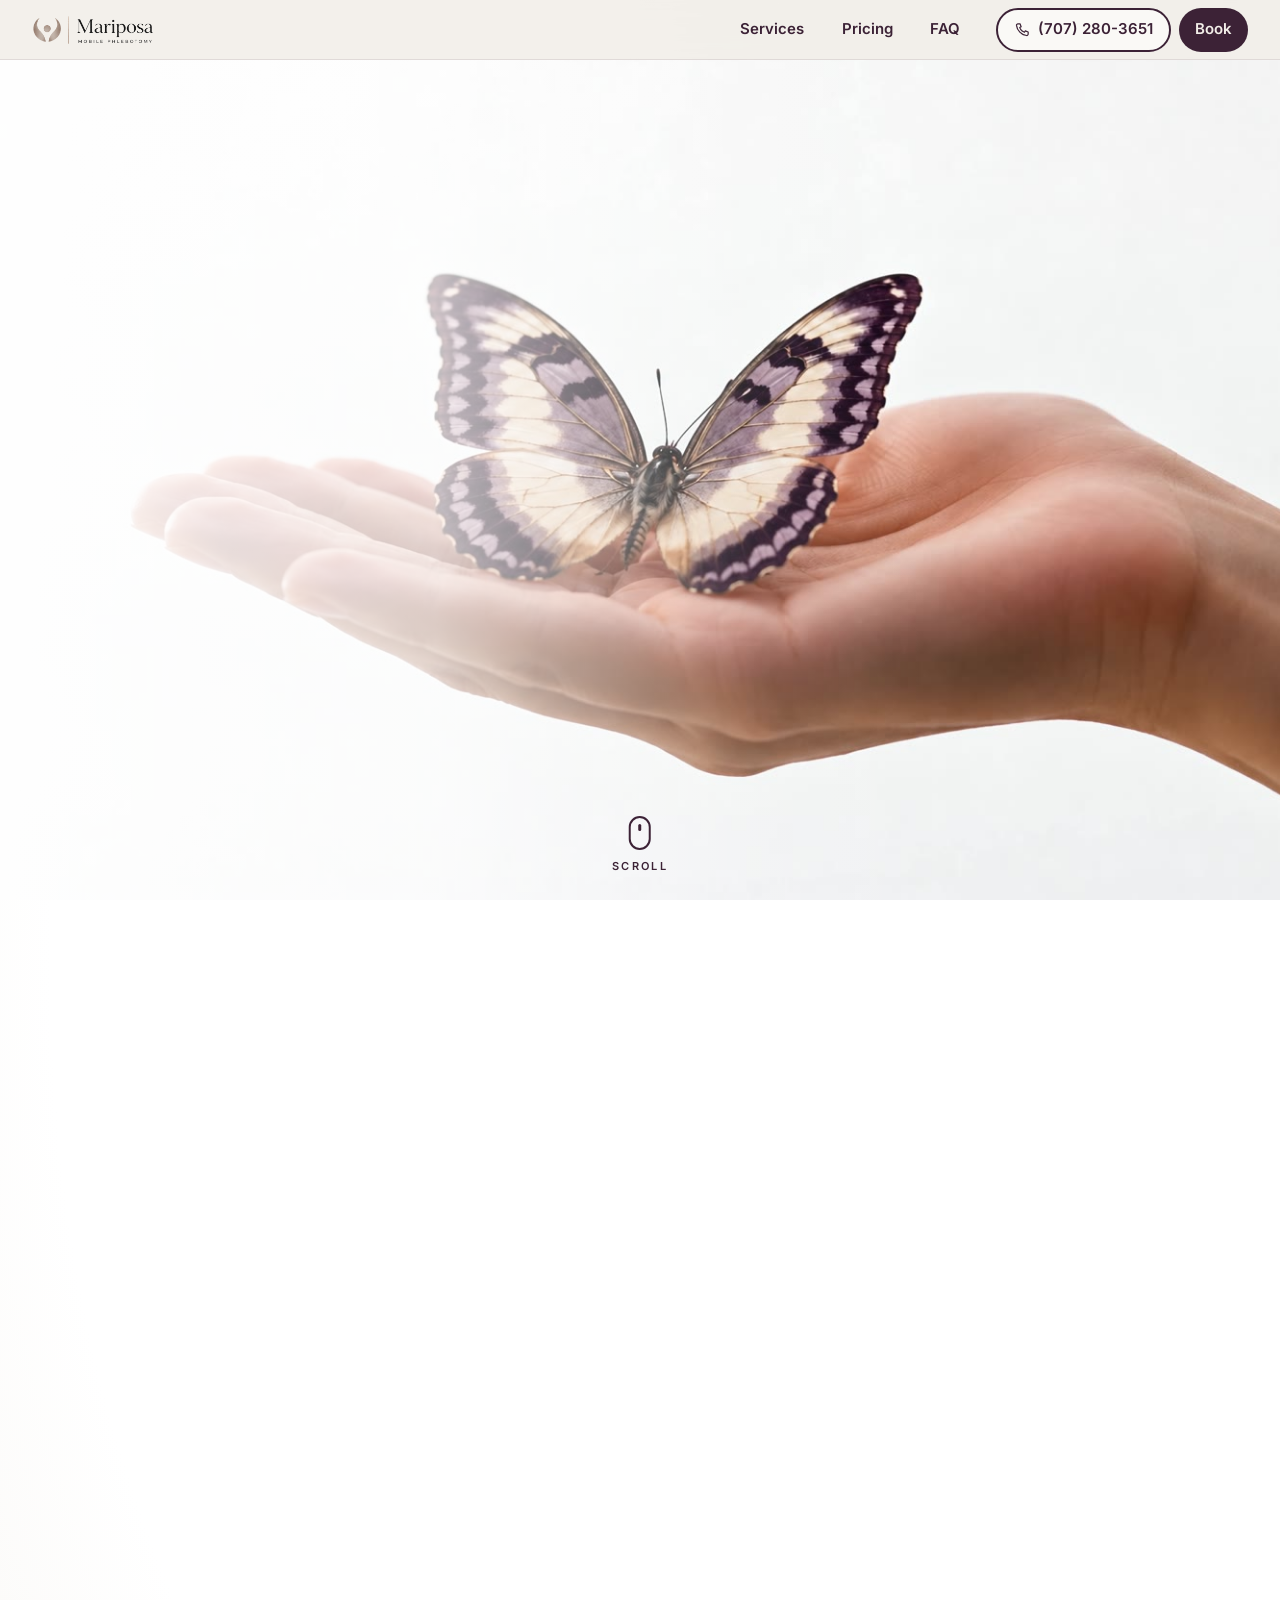
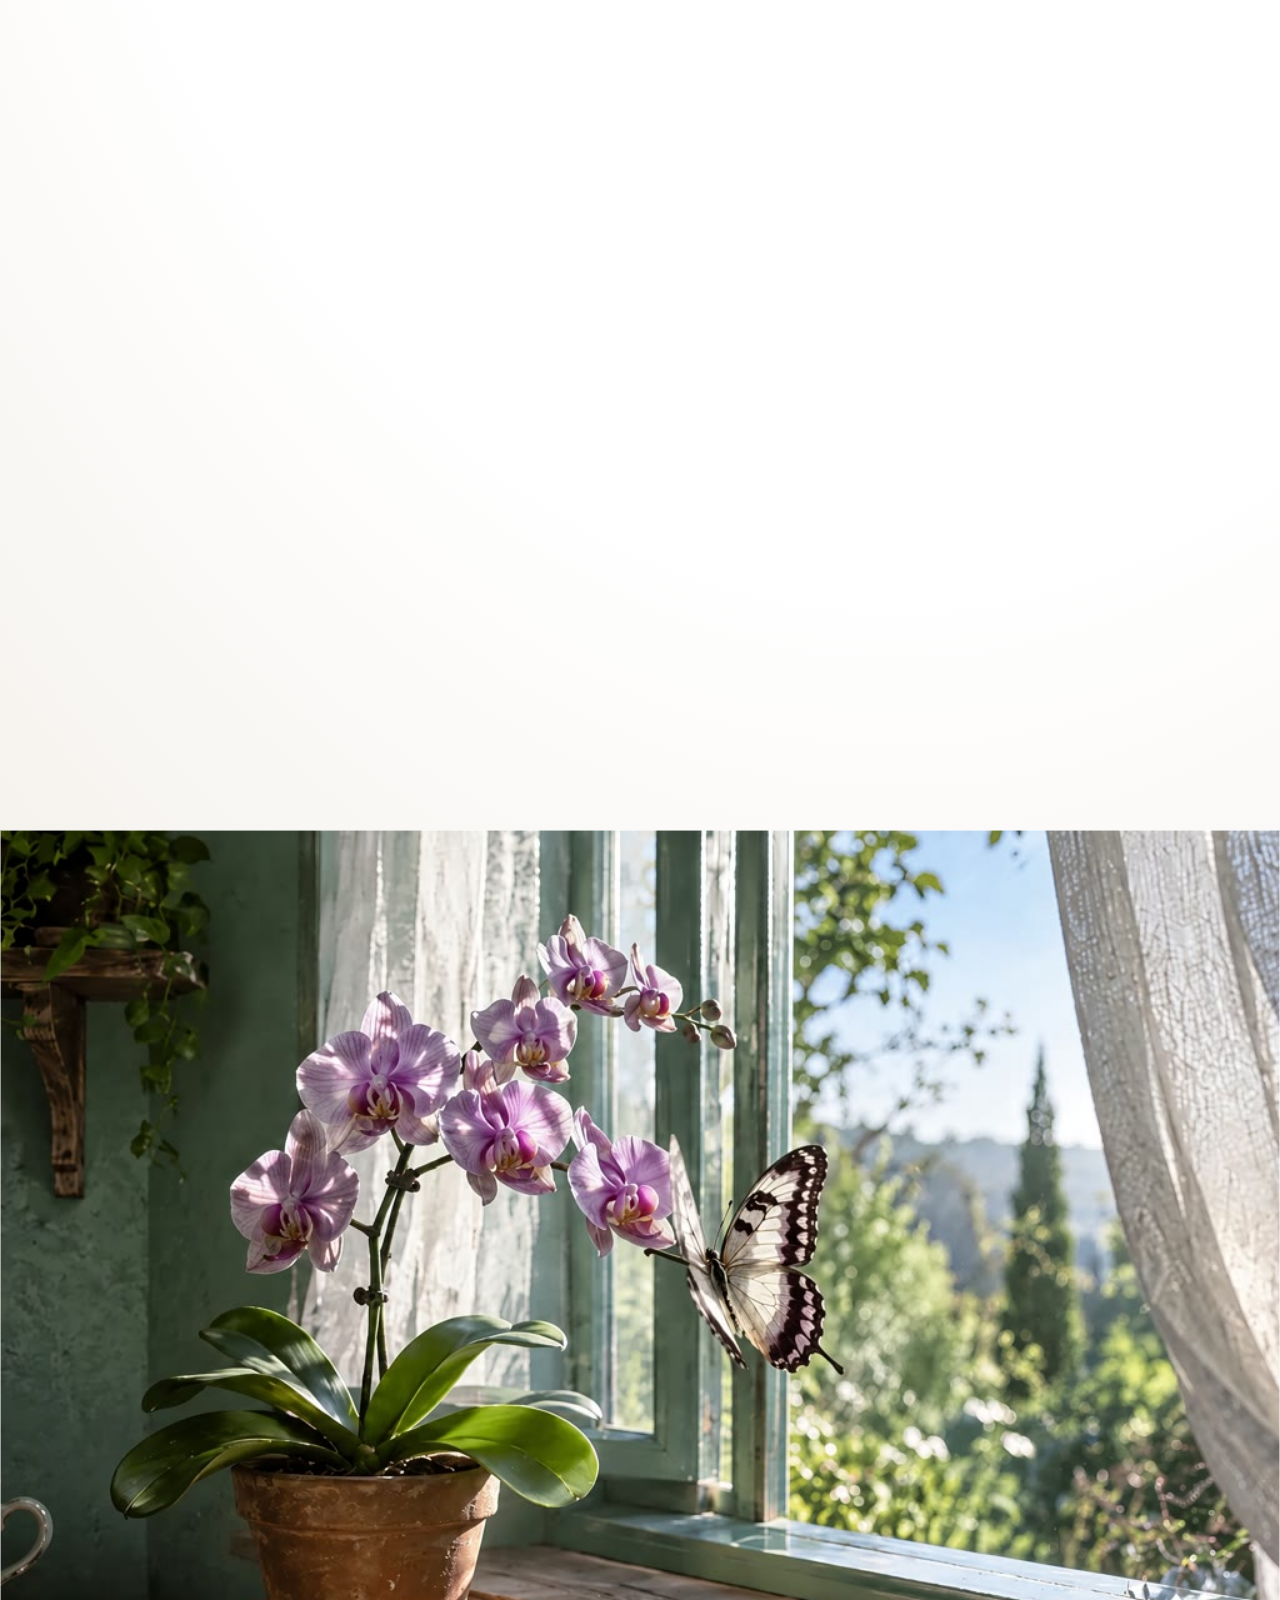
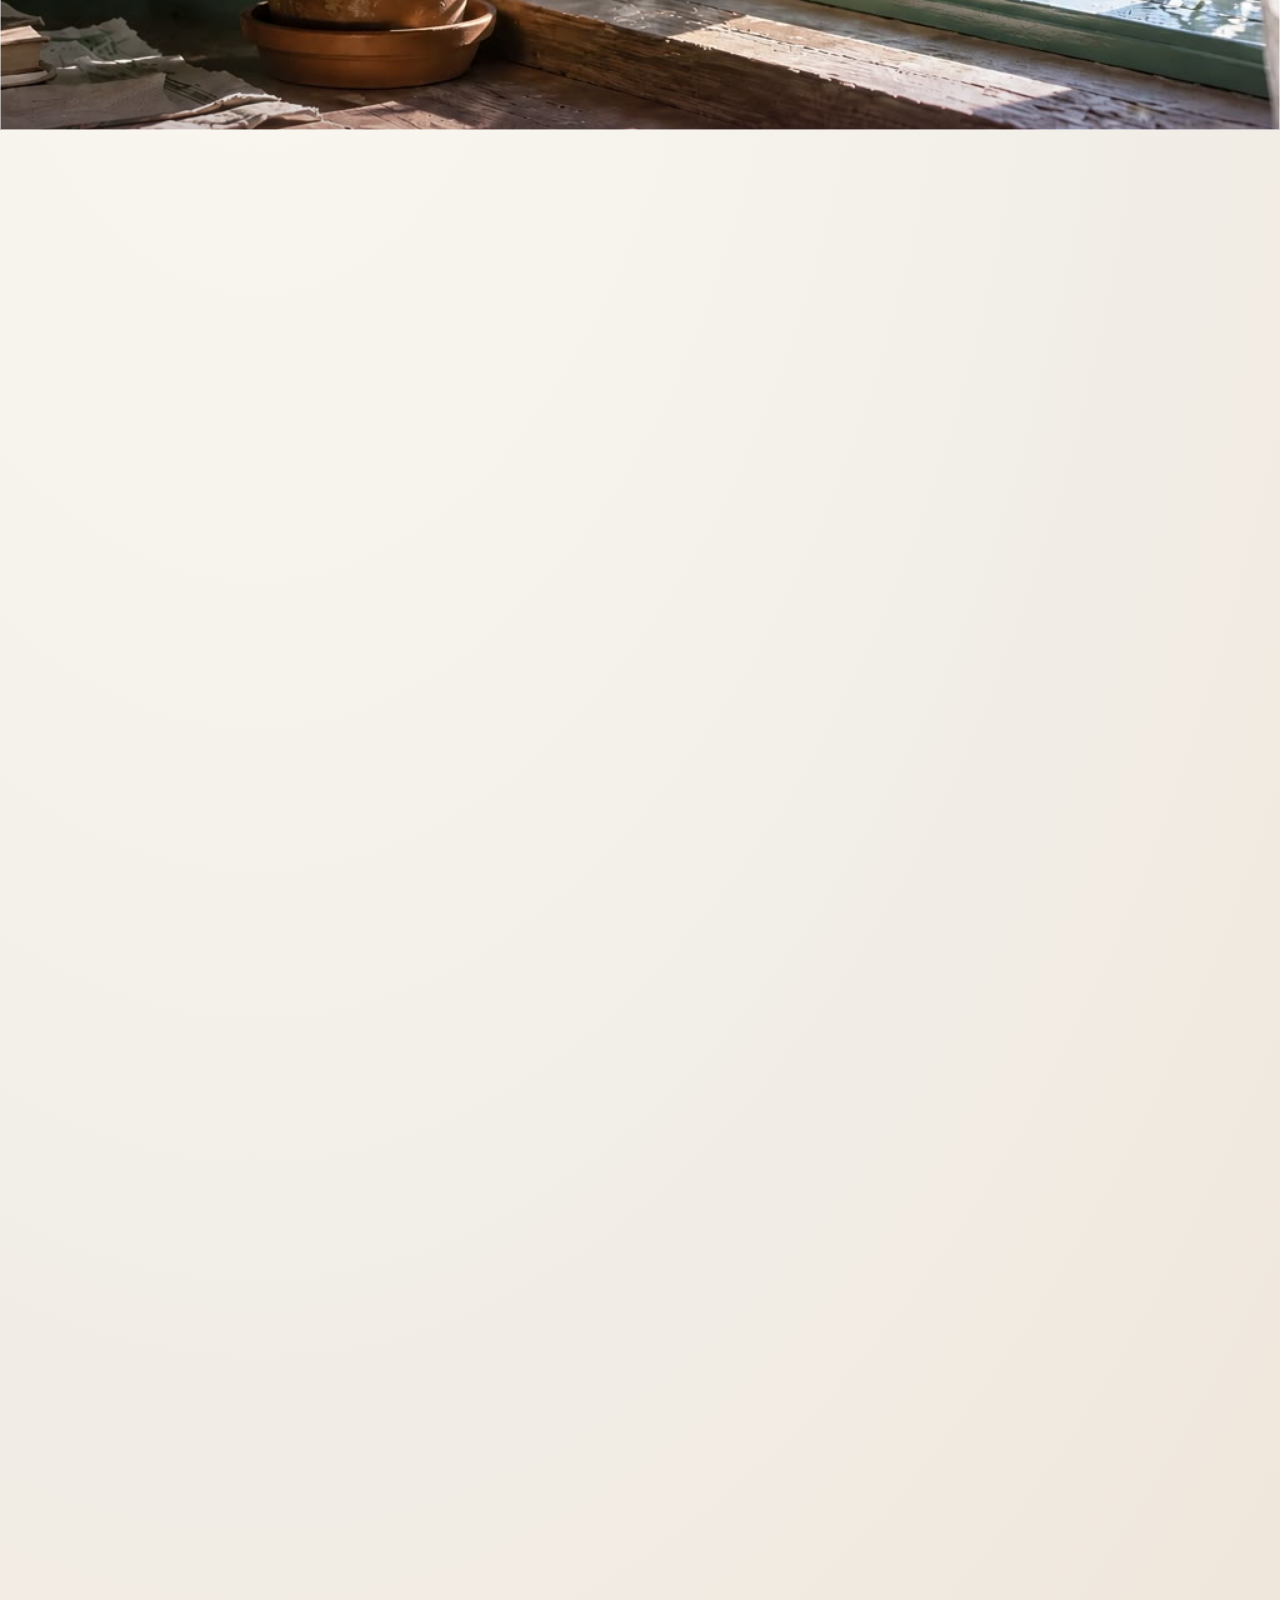
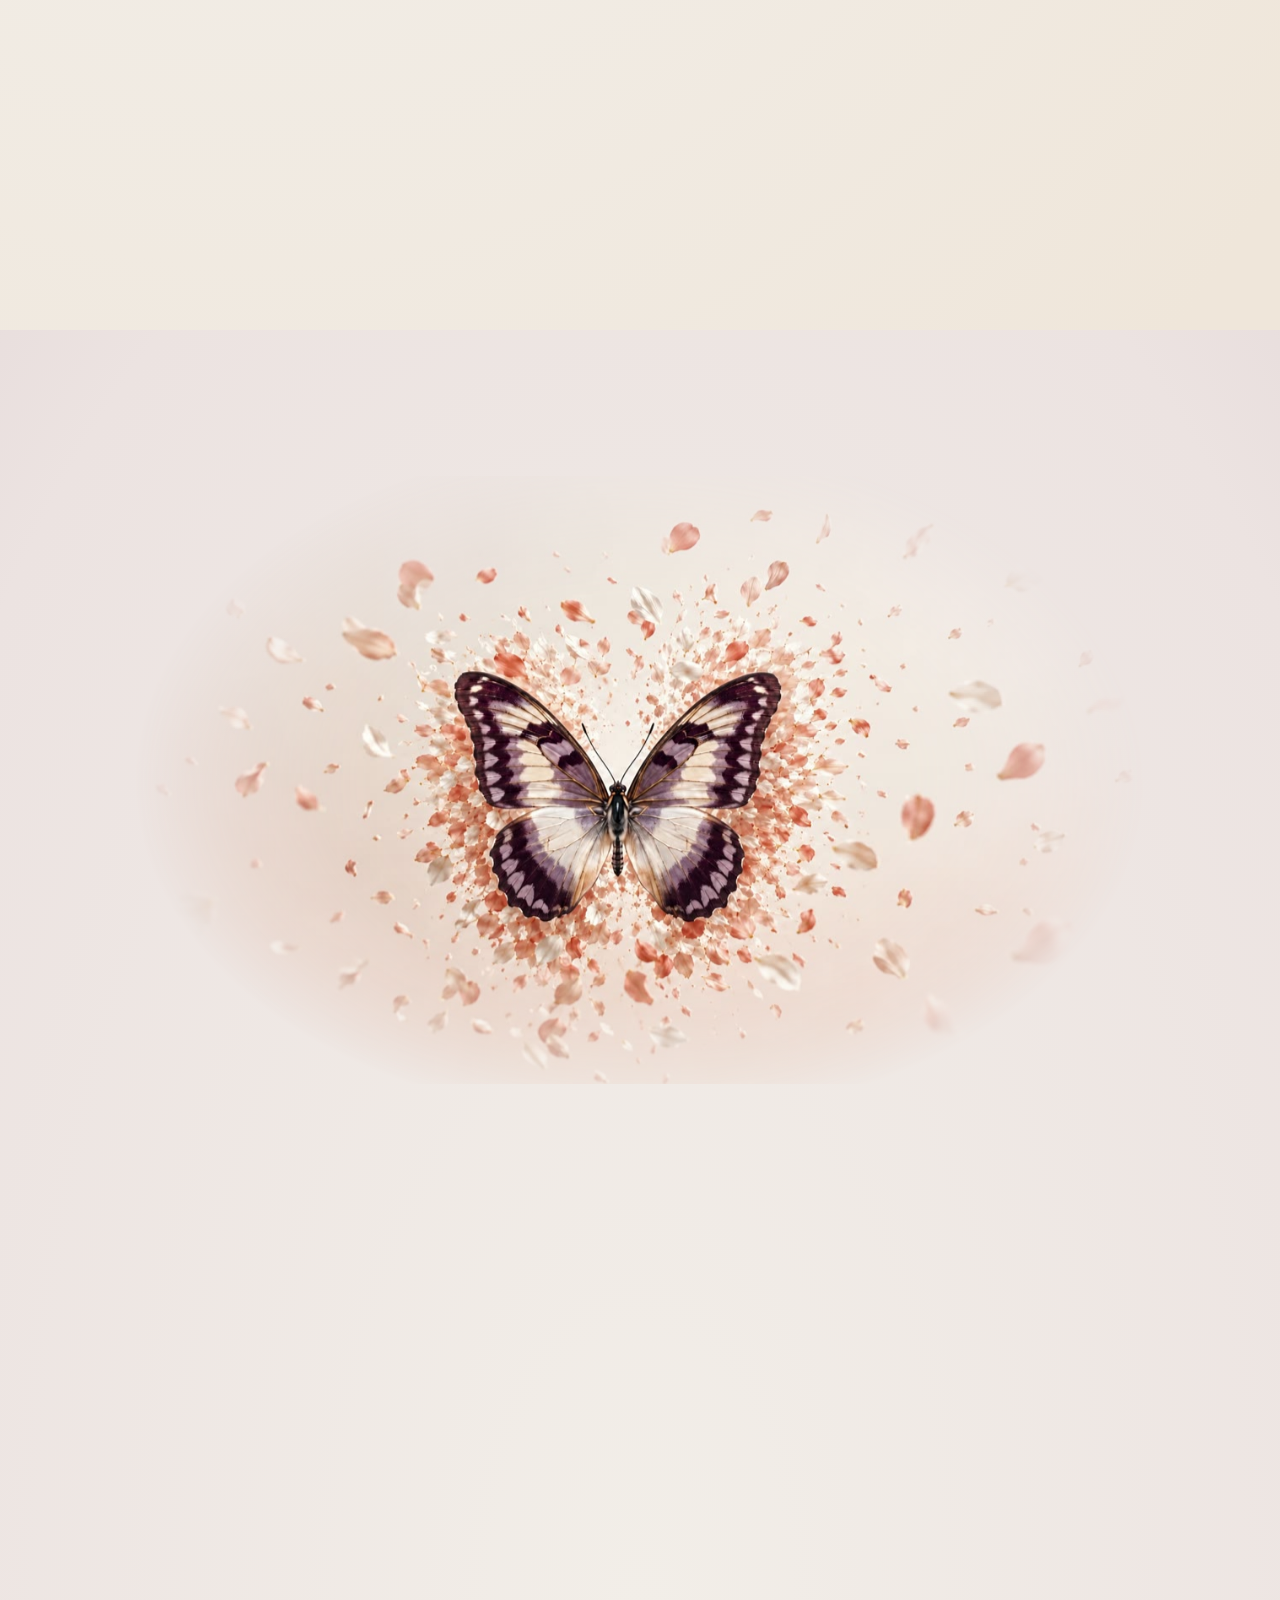
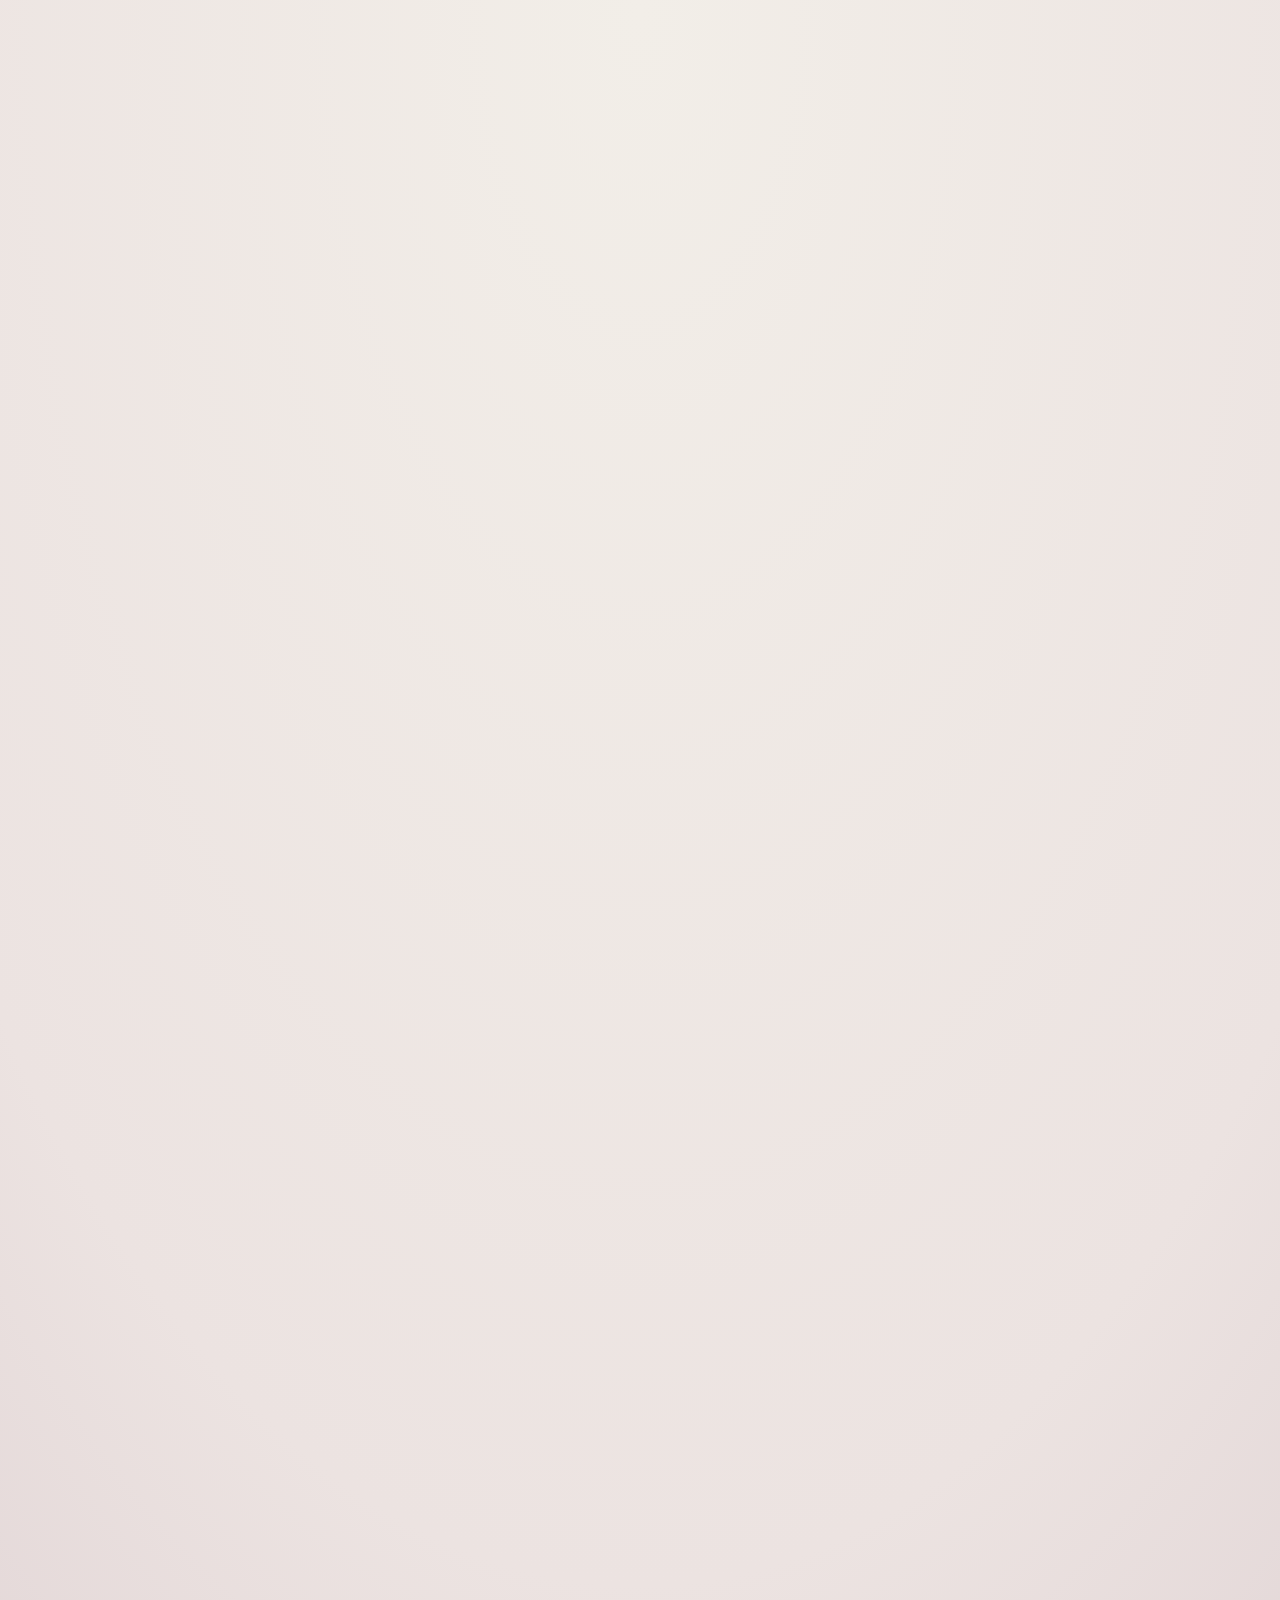
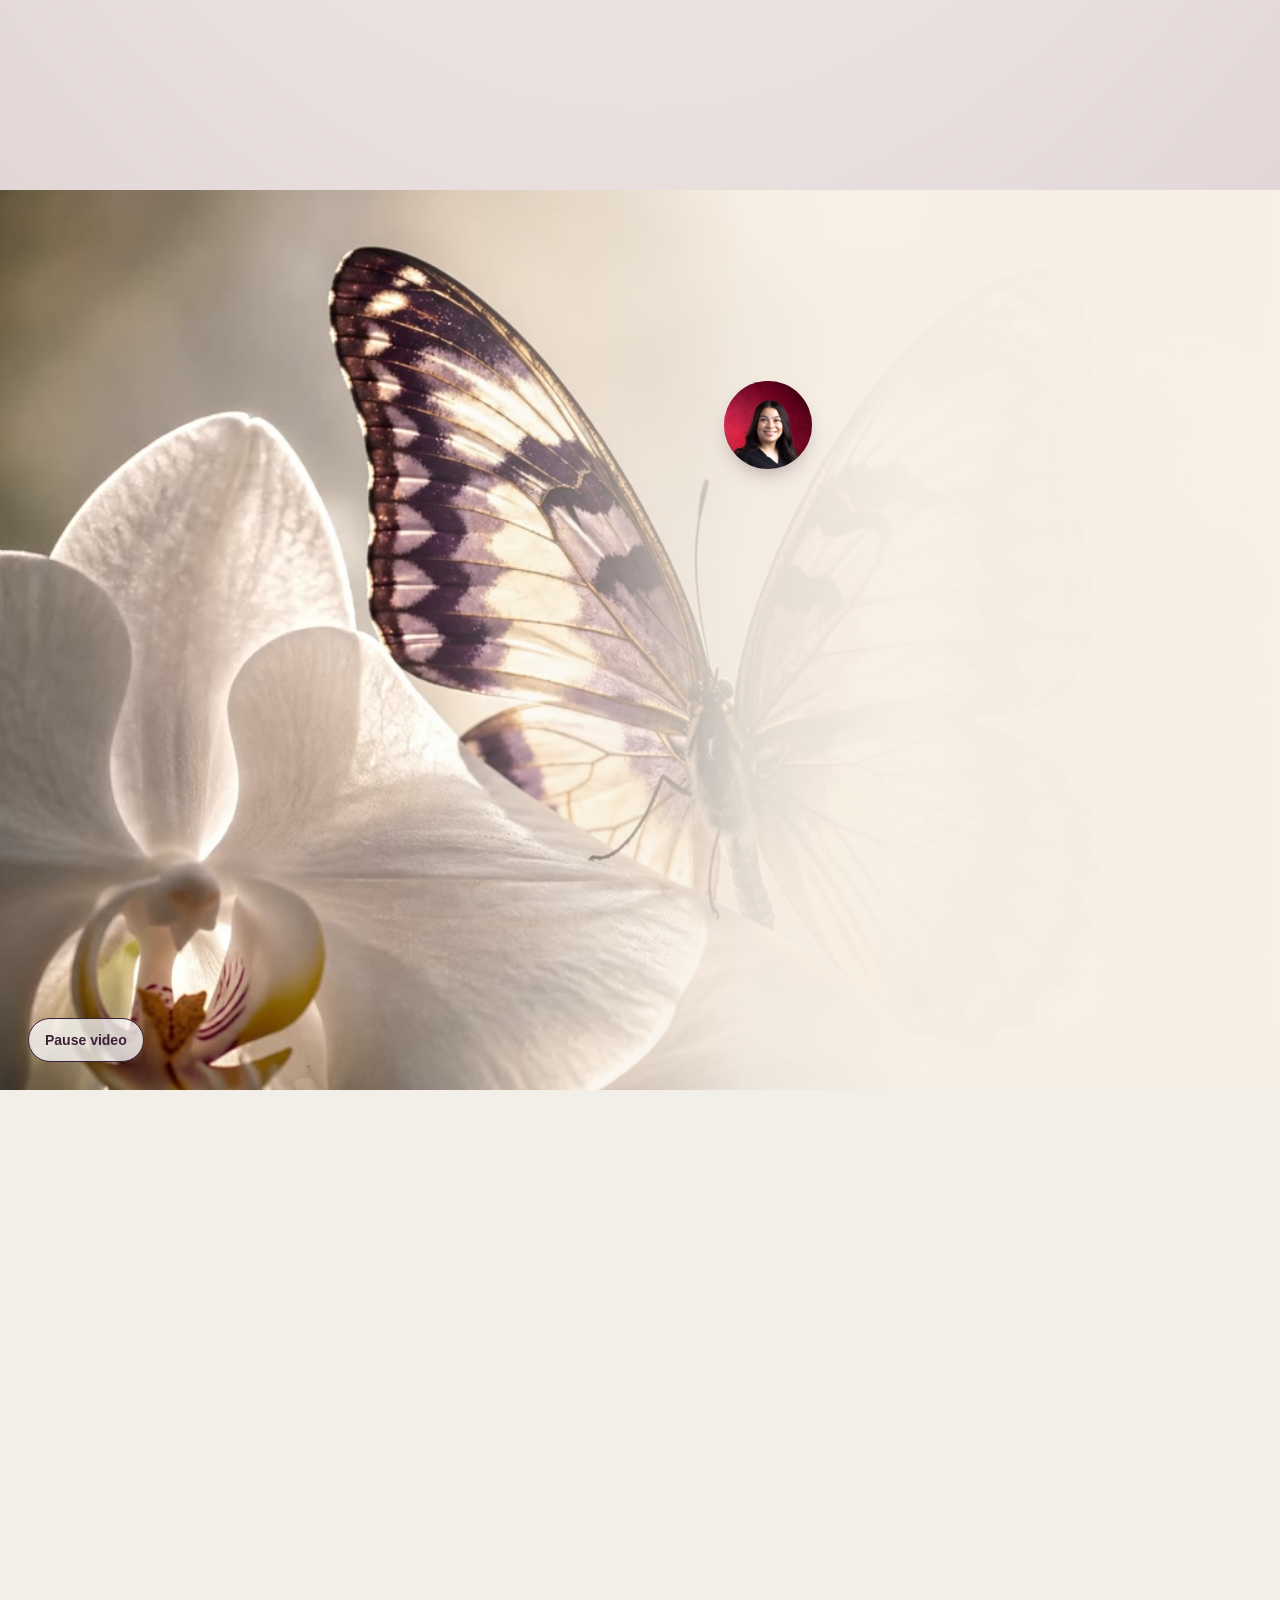
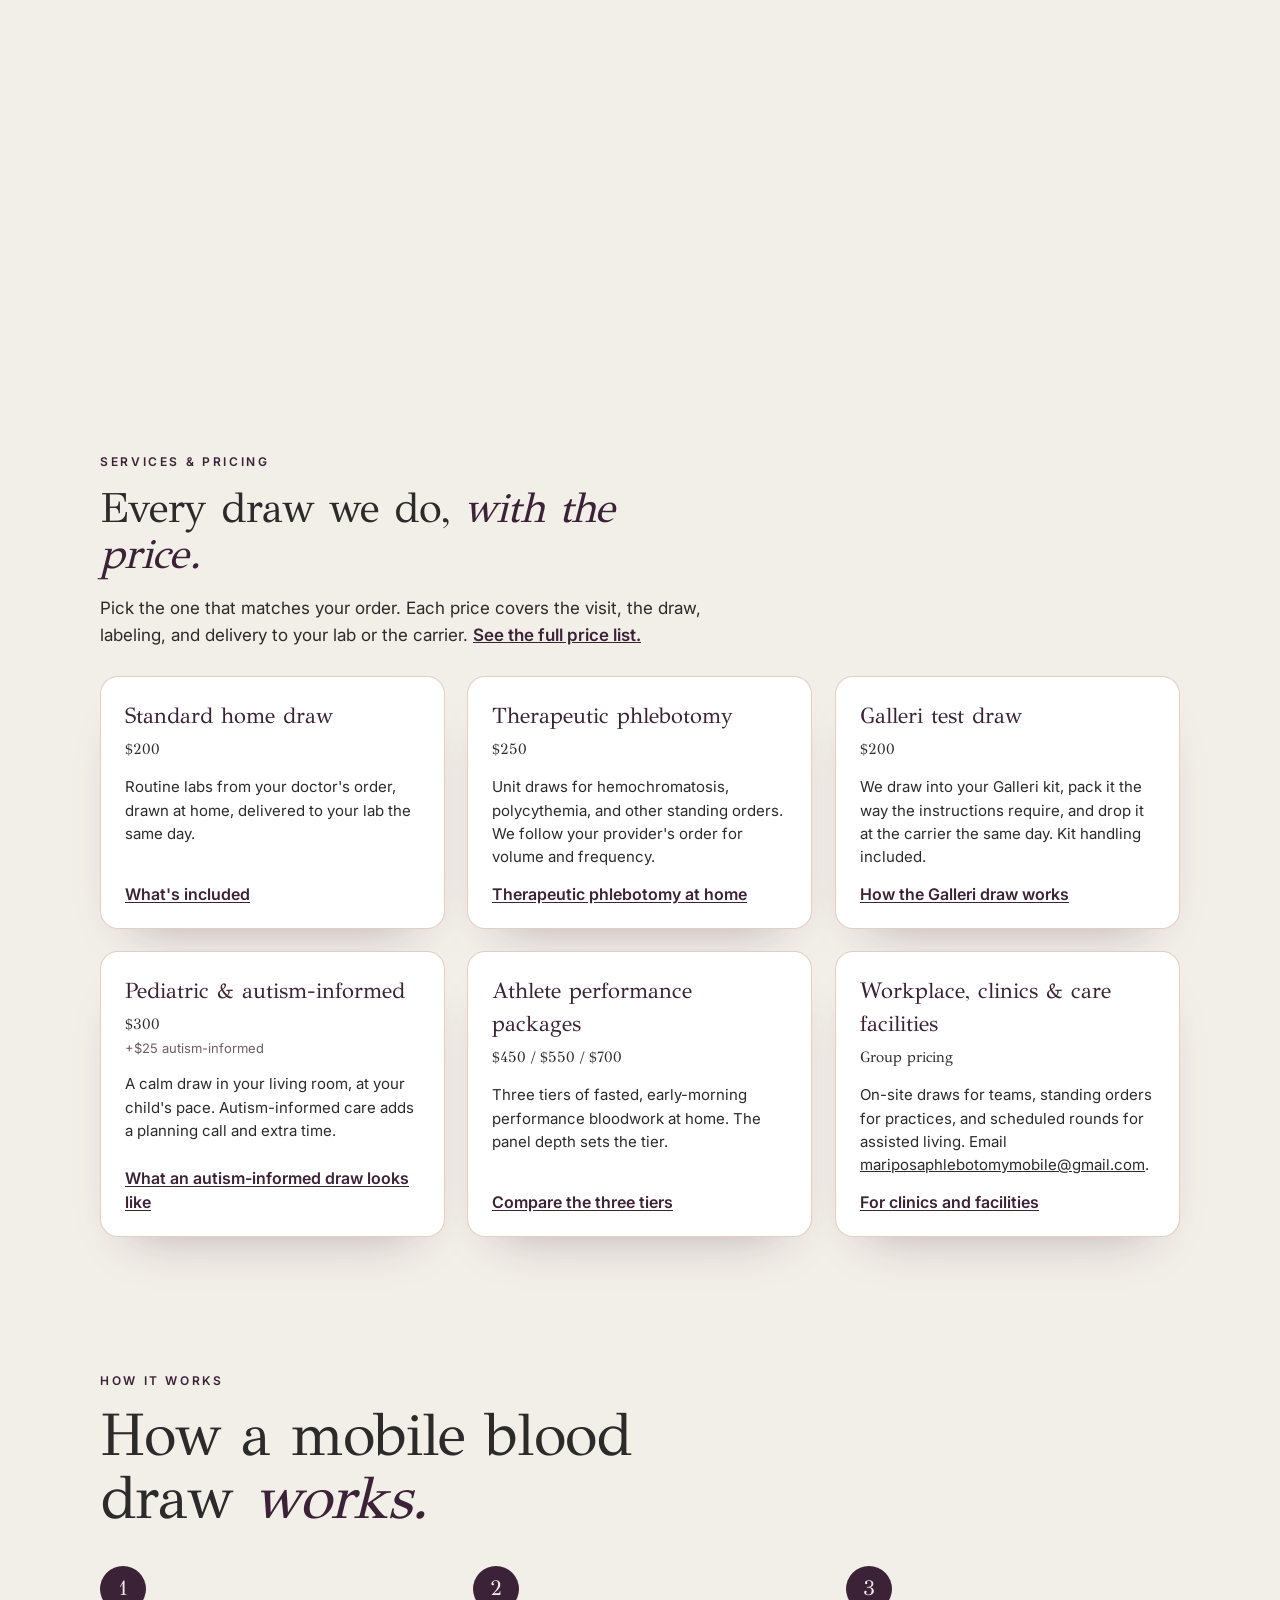
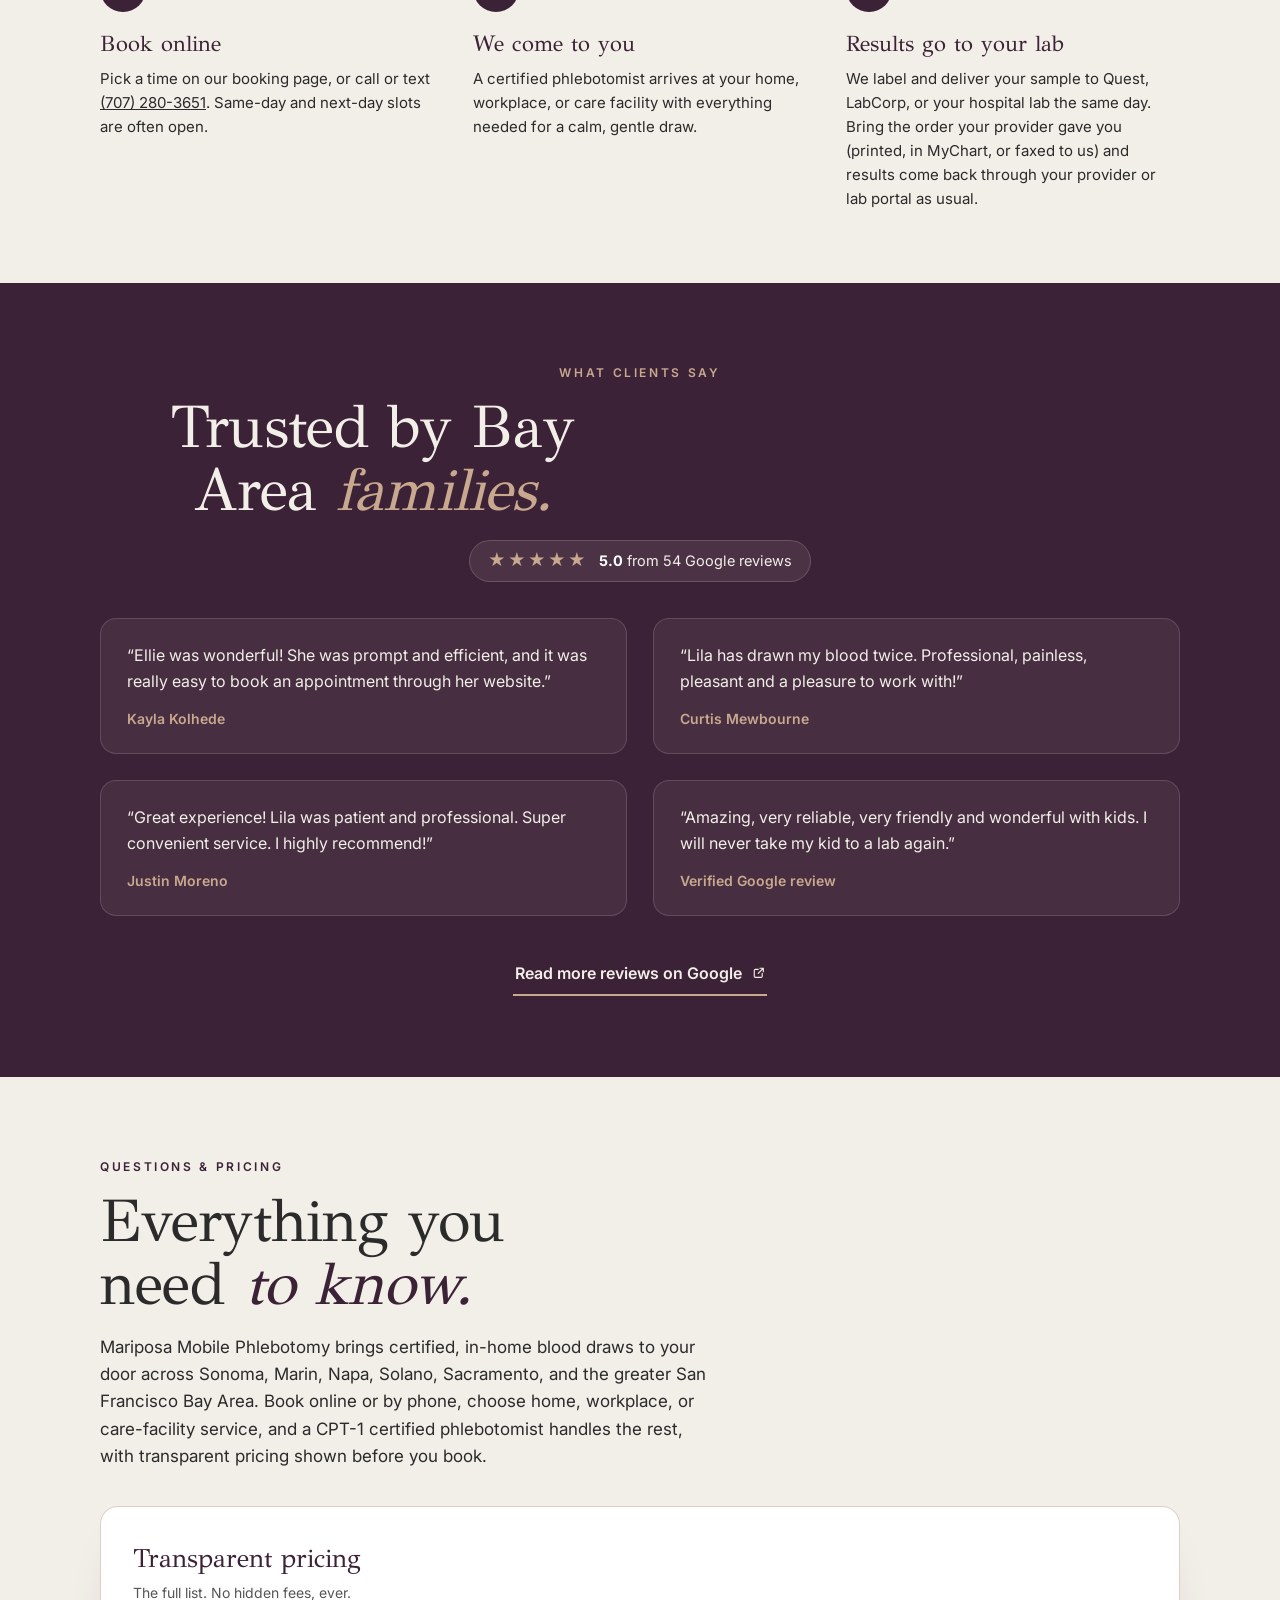
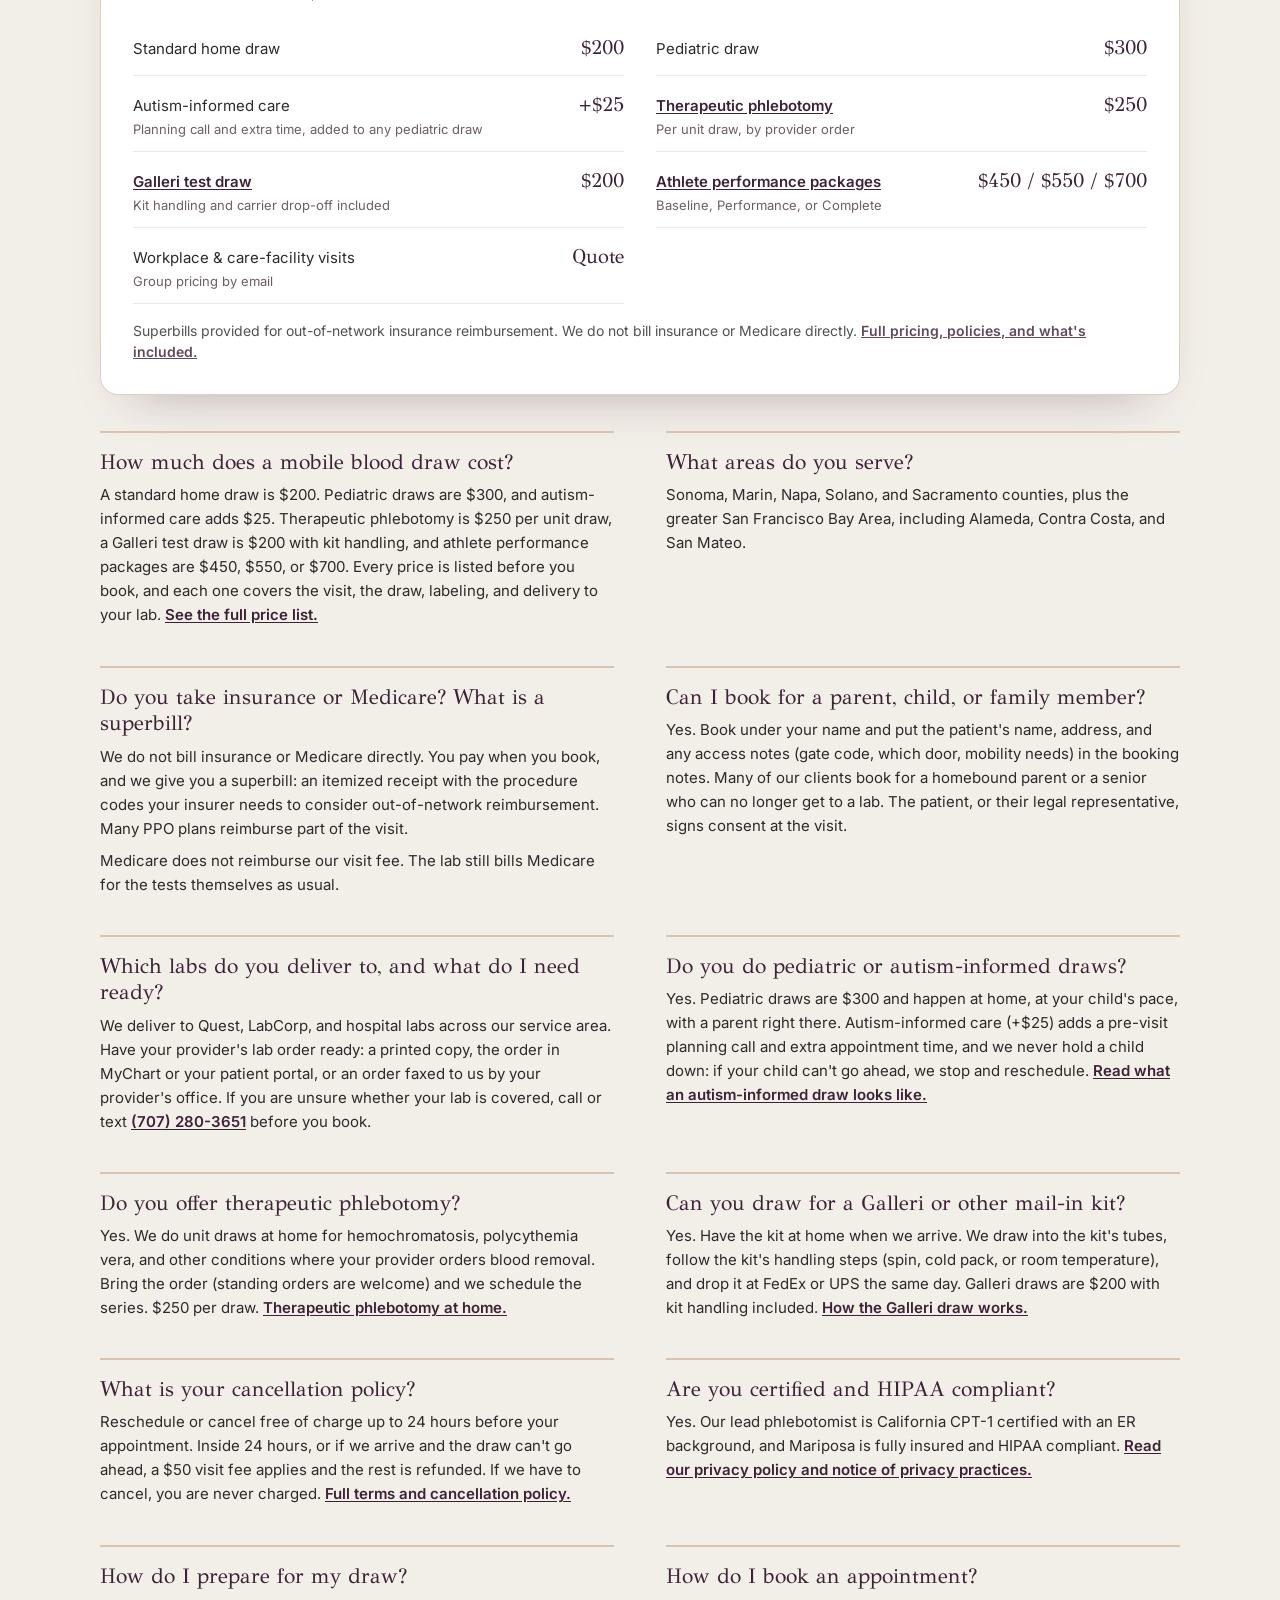
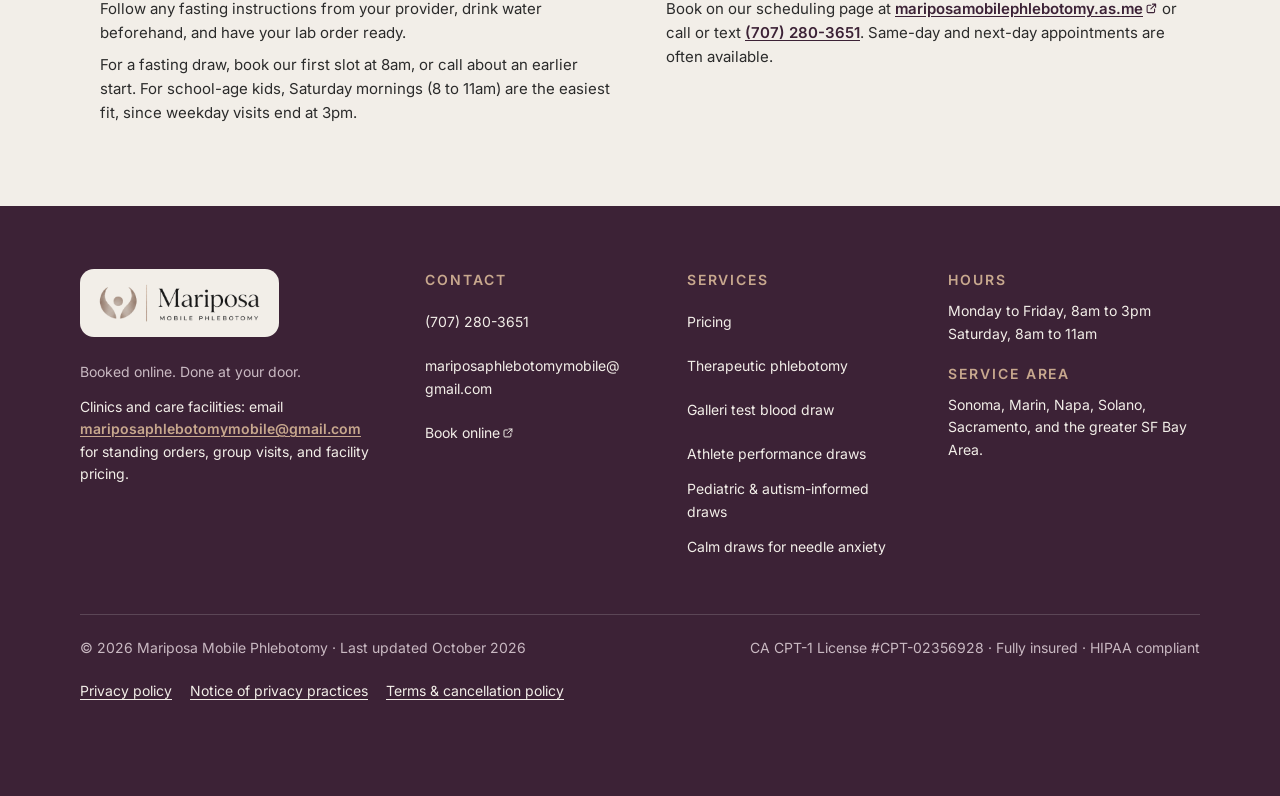
<file: index.html>
<!doctype html>
<html lang="en">
<head>
<meta charset="utf-8">
<meta name="viewport" content="width=device-width, initial-scale=1">
<title>Mobile Phlebotomy in the Bay Area | Mariposa Mobile Phlebotomy</title>
<meta name="description" content="Certified mobile phlebotomists to your home, workplace, or care facility across Sonoma, Marin, Napa, Solano, and Sacramento. Booked online, done at your door. Same-day and next-day availability. Call or text (707) 280-3651.">
<meta name="theme-color" content="#3C2236">
<meta name="robots" content="index, follow, max-image-preview:large, max-snippet:-1">
<link rel="preload" as="image" href="/assets/hero-butterfly-poster.jpg" fetchpriority="high">
<link rel="icon" type="image/png" sizes="64x64" href="/assets/brand/favicon-64.png">
<link rel="apple-touch-icon" href="/assets/brand/favicon-180.png">

<meta property="og:type" content="website">
<meta property="og:site_name" content="Mariposa Mobile Phlebotomy">
<meta property="og:title" content="Mobile Blood Draws Across the Bay Area | Mariposa Mobile Phlebotomy">
<meta property="og:description" content="Compassionate care. Delivered to you. Certified phlebotomists to your home, workplace, or care facility.">
<meta property="og:image" content="https://localphlebotomy.com/assets/hero-butterfly-poster.jpg">
<meta property="og:url" content="https://localphlebotomy.com/">
<meta name="twitter:card" content="summary_large_image">
<meta name="twitter:title" content="Mobile Blood Draws Across the Bay Area | Mariposa Mobile Phlebotomy">
<meta name="twitter:description" content="Compassionate care. Delivered to you. Certified phlebotomists to your home, workplace, or care facility.">
<meta name="twitter:image" content="https://localphlebotomy.com/assets/hero-butterfly-poster.jpg">

<link rel="canonical" href="https://localphlebotomy.com/">
<link rel="preconnect" href="https://fonts.googleapis.com">
<link rel="preconnect" href="https://fonts.gstatic.com" crossorigin>
<link href="https://fonts.googleapis.com/css2?family=GFS+Didot&family=Inter:wght@300;400;500;600;700&display=swap" rel="stylesheet">
<link rel="stylesheet" href="/assets/site.css">

<!-- CONFIRM(Ellie Q19): replace the Maps search URL in sameAs with the real Google Business Profile URL -->
<script type="application/ld+json">
{
  "@context": "https://schema.org",
  "@type": "MedicalBusiness",
  "name": "Mariposa Mobile Phlebotomy",
  "description": "Certified mobile phlebotomists providing in-home, workplace, and care-facility blood draws across Sonoma, Marin, Napa, Solano, Sacramento, and the greater San Francisco Bay Area.",
  "slogan": "Booked online. Done at your door.",
  "telephone": "+17072803651",
  "email": "mariposaphlebotomymobile@gmail.com",
  "url": "https://localphlebotomy.com/",
  "image": "https://localphlebotomy.com/assets/hero-butterfly-poster.jpg",
  "priceRange": "$200-$700",
  "medicalSpecialty": "Phlebotomy",
  "address": {"@type": "PostalAddress", "addressLocality": "Rohnert Park", "addressRegion": "CA", "postalCode": "94928", "addressCountry": "US"},
  "geo": {"@type": "GeoCoordinates", "latitude": 38.3396, "longitude": -122.7011},
  "areaServed": ["Sonoma County CA","Marin County CA","Napa County CA","Solano County CA","Sacramento County CA","San Francisco Bay Area CA"],
  "sameAs": ["https://nextdoor.com/pages/mariposa-mobile-phlebotomy/","https://www.google.com/maps/search/?api=1&query=Mariposa+Mobile+Phlebotomy+Rohnert+Park"],
  "founder": {"@type": "Person", "name": "Arely Arango Ramos", "jobTitle": "CPT-1 Certified Phlebotomist", "sameAs": ["https://www.linkedin.com/in/ellie-arango-b56413153/"]},
  "employee": [{"@type": "Person", "name": "Lila", "jobTitle": "Phlebotomist"}],
  "openingHoursSpecification": [
    {"@type": "OpeningHoursSpecification", "dayOfWeek": ["Monday","Tuesday","Wednesday","Thursday","Friday"], "opens": "08:00", "closes": "15:00"},
    {"@type": "OpeningHoursSpecification", "dayOfWeek": "Saturday", "opens": "08:00", "closes": "11:00"}
  ],
  "aggregateRating": {"@type": "AggregateRating", "ratingValue": "5.0", "reviewCount": "54", "bestRating": "5"},
  "review": [
    {"@type": "Review", "author": {"@type": "Person", "name": "Kayla Kolhede"}, "reviewRating": {"@type": "Rating", "ratingValue": "5", "bestRating": "5"}, "reviewBody": "Ellie was wonderful! She was prompt and efficient, and it was really easy to book an appointment through her website."},
    {"@type": "Review", "author": {"@type": "Person", "name": "Curtis Mewbourne"}, "reviewRating": {"@type": "Rating", "ratingValue": "5", "bestRating": "5"}, "reviewBody": "Lila has drawn my blood twice. Professional, painless, pleasant and a pleasure to work with!"},
    {"@type": "Review", "author": {"@type": "Person", "name": "Justin Moreno"}, "reviewRating": {"@type": "Rating", "ratingValue": "5", "bestRating": "5"}, "reviewBody": "Great experience! Lila was patient and professional. Super convenient service. I highly recommend!"}
  ]
}
</script>
<script type="application/ld+json">
{
  "@context": "https://schema.org",
  "@type": "Service",
  "serviceType": "Mobile phlebotomy / in-home blood draw",
  "provider": {"@type": "MedicalBusiness", "name": "Mariposa Mobile Phlebotomy", "telephone": "+17072803651"},
  "areaServed": ["Sonoma County","Marin County","Napa County","Solano County","Sacramento County","San Francisco Bay Area"],
  "offers": {"@type": "Offer", "priceCurrency": "USD", "priceSpecification": {"@type": "PriceSpecification", "minPrice": "200", "maxPrice": "700", "priceCurrency": "USD"}, "description": "In-home blood draws from $200 (standard draw) to $700 (athlete Complete package)"},
  "hasOfferCatalog": {"@type": "OfferCatalog", "name": "Mobile phlebotomy services", "itemListElement": [
    {"@type": "Offer", "itemOffered": {"@type": "Service", "name": "Home blood draws"}},
    {"@type": "Offer", "itemOffered": {"@type": "Service", "name": "Workplace & office draws"}},
    {"@type": "Offer", "itemOffered": {"@type": "Service", "name": "Specialty & functional labs (Genova, Boston Heart, Galleri)"}},
    {"@type": "Offer", "itemOffered": {"@type": "Service", "name": "Care facility & assisted living draws"}},
    {"@type": "Offer", "price": "250", "priceCurrency": "USD", "url": "https://localphlebotomy.com/therapeutic-phlebotomy/", "itemOffered": {"@type": "Service", "name": "Therapeutic phlebotomy"}},
    {"@type": "Offer", "price": "200", "priceCurrency": "USD", "url": "https://localphlebotomy.com/galleri-test-blood-draw/", "itemOffered": {"@type": "Service", "name": "Galleri test blood draw"}},
    {"@type": "Offer", "price": "300", "priceCurrency": "USD", "url": "https://localphlebotomy.com/pediatric-blood-draws/", "itemOffered": {"@type": "Service", "name": "Pediatric & autism-informed draws"}},
    {"@type": "Offer", "priceSpecification": {"@type": "PriceSpecification", "minPrice": "450", "maxPrice": "700", "priceCurrency": "USD"}, "url": "https://localphlebotomy.com/athlete-blood-draws/", "itemOffered": {"@type": "Service", "name": "Athlete performance packages"}}
  ]}
}
</script>
<script type="application/ld+json">
{
  "@context": "https://schema.org",
  "@type": "FAQPage",
  "mainEntity": [
    {"@type": "Question", "name": "How much does a mobile blood draw cost?", "acceptedAnswer": {"@type": "Answer", "text": "A standard home draw is $200. Pediatric draws are $300, and autism-informed care adds $25. Therapeutic phlebotomy is $250 per unit draw, a Galleri test draw is $200 with kit handling, and athlete performance packages are $450, $550, or $700. Every price is listed before you book, and each one covers the visit, the draw, labeling, and delivery to your lab. See the full price list."}},
    {"@type": "Question", "name": "What areas do you serve?", "acceptedAnswer": {"@type": "Answer", "text": "Sonoma, Marin, Napa, Solano, and Sacramento counties, plus the greater San Francisco Bay Area, including Alameda, Contra Costa, and San Mateo."}},
    {"@type": "Question", "name": "Do you take insurance or Medicare? What is a superbill?", "acceptedAnswer": {"@type": "Answer", "text": "We do not bill insurance or Medicare directly. You pay when you book, and we give you a superbill: an itemized receipt with the procedure codes your insurer needs to consider out-of-network reimbursement. Many PPO plans reimburse part of the visit. Medicare does not reimburse our visit fee. The lab still bills Medicare for the tests themselves as usual."}},
    {"@type": "Question", "name": "Can I book for a parent, child, or family member?", "acceptedAnswer": {"@type": "Answer", "text": "Yes. Book under your name and put the patient's name, address, and any access notes (gate code, which door, mobility needs) in the booking notes. Many of our clients book for a homebound parent or a senior who can no longer get to a lab. The patient, or their legal representative, signs consent at the visit."}},
    {"@type": "Question", "name": "Which labs do you deliver to, and what do I need ready?", "acceptedAnswer": {"@type": "Answer", "text": "We deliver to Quest, LabCorp, and hospital labs across our service area. Have your provider's lab order ready: a printed copy, the order in MyChart or your patient portal, or an order faxed to us by your provider's office. If you are unsure whether your lab is covered, call or text (707) 280-3651 before you book."}},
    {"@type": "Question", "name": "Do you do pediatric or autism-informed draws?", "acceptedAnswer": {"@type": "Answer", "text": "Yes. Pediatric draws are $300 and happen at home, at your child's pace, with a parent right there. Autism-informed care (+$25) adds a pre-visit planning call and extra appointment time, and we never hold a child down: if your child can't go ahead, we stop and reschedule. Read what an autism-informed draw looks like."}},
    {"@type": "Question", "name": "Do you offer therapeutic phlebotomy?", "acceptedAnswer": {"@type": "Answer", "text": "Yes. We do unit draws at home for hemochromatosis, polycythemia vera, and other conditions where your provider orders blood removal. Bring the order (standing orders are welcome) and we schedule the series. $250 per draw. Therapeutic phlebotomy at home."}},
    {"@type": "Question", "name": "Can you draw for a Galleri or other mail-in kit?", "acceptedAnswer": {"@type": "Answer", "text": "Yes. Have the kit at home when we arrive. We draw into the kit's tubes, follow the kit's handling steps (spin, cold pack, or room temperature), and drop it at FedEx or UPS the same day. Galleri draws are $200 with kit handling included. How the Galleri draw works."}},
    {"@type": "Question", "name": "What is your cancellation policy?", "acceptedAnswer": {"@type": "Answer", "text": "Reschedule or cancel free of charge up to 24 hours before your appointment. Inside 24 hours, or if we arrive and the draw can't go ahead, a $50 visit fee applies and the rest is refunded. If we have to cancel, you are never charged. Full terms and cancellation policy."}},
    {"@type": "Question", "name": "Are you certified and HIPAA compliant?", "acceptedAnswer": {"@type": "Answer", "text": "Yes. Our lead phlebotomist is California CPT-1 certified with an ER background, and Mariposa is fully insured and HIPAA compliant. Read our privacy policy and notice of privacy practices."}},
    {"@type": "Question", "name": "How do I prepare for my draw?", "acceptedAnswer": {"@type": "Answer", "text": "Follow any fasting instructions from your provider, drink water beforehand, and have your lab order ready. For a fasting draw, book our first slot at 8am, or call about an earlier start. For school-age kids, Saturday mornings (8 to 11am) are the easiest fit, since weekday visits end at 3pm."}},
    {"@type": "Question", "name": "How do I book an appointment?", "acceptedAnswer": {"@type": "Answer", "text": "Book on our scheduling page at mariposamobilephlebotomy.as.me or call or text (707) 280-3651. Same-day and next-day appointments are often available."}}
  ]
}
</script>

<script type="application/ld+json">
{
  "@context": "https://schema.org",
  "@type": "WebSite",
  "name": "Mariposa Mobile Phlebotomy",
  "url": "https://localphlebotomy.com/",
  "inLanguage": "en-US",
  "publisher": {"@type": "MedicalBusiness", "name": "Mariposa Mobile Phlebotomy", "telephone": "+17072803651", "url": "https://localphlebotomy.com/"}
}
</script>
<script>document.documentElement.classList.add('js');</script>

<style>
  /* ---------- HERO ---------- */
  .hero{
    position:relative;
    height:270vh;               /* scroll runway that drives the scrub */
    background:
      radial-gradient(120% 90% at 70% 40%, #ffffff 0%, #ffffff 55%, var(--ivory) 100%);
  }
  .hero__sticky{
    position:sticky;
    top:0;
    height:100vh;
    height:100dvh;
    overflow:hidden;
    display:flex;
    align-items:center;
    padding-top:var(--nav-h);
  }
  .hero__video{
    position:absolute;
    inset:0;
    width:100%;
    height:100%;
    object-fit:cover;
    object-position:60% 45%;
    z-index:0;
    background:var(--white);
  }
  /* legibility scrim behind the left-hand copy */
  .hero__scrim{
    position:absolute;
    inset:0;
    z-index:1;
    pointer-events:none;
    background:linear-gradient(90deg,
      rgba(255,255,255,.94) 0%,
      rgba(255,255,255,.72) 34%,
      rgba(255,255,255,.15) 58%,
      rgba(255,255,255,0) 72%);
  }
  .hero__inner{
    position:relative;
    z-index:2;
    width:100%;
    max-width:1200px;
    margin:0 auto;
    padding:0 clamp(22px,5vw,64px);
  }
  .hero__copy{max-width:600px}

  .wordmark{margin-bottom:clamp(20px,4vh,42px)}
  .wordmark img{height:clamp(44px,4.6vw,58px);width:auto;display:block}

  .headline{
    font-family:"GFS Didot",Georgia,serif;
    font-weight:400;
    color:var(--charcoal);
    font-size:clamp(38px,6.4vw,76px);
    line-height:1.03;
    letter-spacing:-.015em;
    margin-bottom:clamp(18px,3vh,30px);
  }
  .headline .w{display:inline-block;will-change:transform,opacity}
  .headline .accent{color:var(--plum);font-style:italic}

  .subhero{
    font-size:clamp(16px,1.5vw,20px);
    color:var(--charcoal);
    max-width:34em;
    margin-bottom:6px;
    will-change:transform,opacity;
  }
  .subhero strong{
    font-weight:600;
    color:var(--plum);
    display:block;
    font-size:clamp(18px,1.8vw,23px);
    margin-bottom:.5rem;
  }

  .scrollcue{
    position:absolute;
    left:50%;
    bottom:26px;
    transform:translateX(-50%);
    z-index:2;
    display:flex;
    flex-direction:column;
    align-items:center;
    gap:8px;
    font-size:11px;
    letter-spacing:.22em;
    text-transform:uppercase;
    color:var(--plum);
    font-weight:600;
  }
  .scrollcue i{
    width:22px;height:34px;border:2px solid var(--plum);border-radius:12px;position:relative;
  }
  .scrollcue i::after{
    content:"";position:absolute;left:50%;top:6px;width:3px;height:7px;border-radius:2px;background:var(--plum);
    transform:translateX(-50%);animation:cue 1.5s var(--ease) infinite;
  }
  @keyframes cue{0%{opacity:0;transform:translate(-50%,0)}30%{opacity:1}60%{opacity:1;transform:translate(-50%,10px)}100%{opacity:0;transform:translate(-50%,12px)}}

  /* JS-driven initial hidden states (progressive enhancement) */
  .js .headline .w,
  .js .subhero,
  .js .cta,
  .js .wordmark{opacity:0}

  /* ---------- SECTION 2: SERVICES ---------- */
  .services{
    position:relative;
    height:300vh;                 /* scroll runway: full-bleed -> frame -> text */
    background:
      radial-gradient(120% 100% at 20% 20%, #fbf7f1 0%, var(--ivory) 55%, #efe6da 100%);
  }
  .services__sticky{
    position:sticky;
    top:0;
    height:100vh;
    height:100dvh;
    overflow:hidden;
  }
  .services__inner{
    position:absolute;
    inset:0;
    width:100%;
    max-width:1180px;
    margin:0 auto;
    padding:0 clamp(22px,5vw,64px);
    display:grid;
    grid-template-columns:0.92fr 1.08fr;
    gap:clamp(30px,5vw,72px);
    align-items:center;
  }

  /* the clip: starts full-bleed, JS morphs its box into the slot below */
  .window{
    position:absolute;
    inset:0;
    z-index:3;
    border-radius:0;
    overflow:hidden;
    background:var(--ivory);
    will-change:left,top,width,height,border-radius;
  }
  .window video{
    position:absolute;
    inset:0;
    width:100%;
    height:100%;
    object-fit:cover;
    object-position:center 40%;
  }
  .window::after{           /* soft inner ring for a framed feel */
    content:"";
    position:absolute;
    inset:0;
    border-radius:inherit;
    box-shadow:inset 0 0 0 1px rgba(255,255,255,.55), inset 0 -60px 60px -40px rgba(60,34,54,.35);
    pointer-events:none;
  }
  /* layout placeholder that reserves the framed target rect */
  .window-slot{
    aspect-ratio:3/4;
    width:100%;
  }
  .services__copy{position:relative;z-index:2}
  .window figcaption{
    position:absolute;
    left:16px;
    bottom:16px;
    z-index:2;
    color:#fff;
    font-size:12.5px;
    font-weight:600;
    letter-spacing:.02em;
    padding:8px 14px;
    border-radius:999px;
    background:rgba(60,34,54,.55);
    backdrop-filter:blur(6px);
    -webkit-backdrop-filter:blur(6px);
  }

  /* services copy column */
  .s2-headline{
    font-family:"GFS Didot",Georgia,serif;
    font-weight:400;
    font-size:clamp(28px,3.7vw,46px);
    line-height:1.08;
    letter-spacing:-.015em;
    color:var(--charcoal);
    max-width:15ch;
    margin-bottom:clamp(22px,3.4vh,38px);
    will-change:transform,opacity;
  }
  .s2-headline em{color:var(--plum);font-style:italic}

  .svc-list{list-style:none;display:flex;flex-direction:column;gap:clamp(14px,2.1vh,22px)}
  .svc{
    display:grid;
    grid-template-columns:auto 1fr;
    gap:16px;
    align-items:start;
    padding-left:18px;
    border-left:2px solid rgba(60,34,54,.28);
    will-change:transform,opacity;
  }
  .svc__icon{
    width:32px;height:32px;
    color:var(--plum);
    flex:none;
    margin-top:2px;
  }
  .svc__icon svg{width:100%;height:100%;display:block}
  .svc__t{
    font-family:"Inter",sans-serif;
    font-weight:600;
    font-size:clamp(16px,1.4vw,19px);
    color:var(--plum);
    margin-bottom:3px;
  }
  .svc__d{
    font-size:clamp(14px,1.15vw,15.5px);
    color:var(--muted);
    line-height:1.45;
  }

  /* JS-driven initial hidden states for section 2 (the window stays visible full-bleed) */
  .js .window figcaption,
  .js .eyebrow,
  .js .s2-headline,
  .js .svc{opacity:0}

  /* ---------- SECTION 3: TRUST & PRICING ---------- */
  .trust{
    position:relative;
    height:340vh;                 /* runway: butterfly forms -> beat 1 -> beat 2 (shortened from 420vh) */
    background:radial-gradient(120% 95% at 50% 42%, var(--ivory) 0%, #ece3e1 54%, #d6c6ca 100%);
  }
  .trust__sticky{
    position:sticky;
    top:0;
    height:100vh;
    height:100dvh;
    overflow:hidden;
  }
  .trust__video{
    position:absolute;
    left:50%;
    top:50%;
    width:min(1080px, 94vw);
    aspect-ratio:16/9;
    transform:translate(-50%,-50%);
    object-fit:cover;
    z-index:1;
    will-change:transform;
    /* fade the rectangular edges so the clip blends into the blush at any size */
    -webkit-mask-image:radial-gradient(ellipse 60% 72% at 50% 50%, #000 42%, transparent 78%);
    mask-image:radial-gradient(ellipse 60% 72% at 50% 50%, #000 42%, transparent 78%);
  }

  .trust__beat{
    position:absolute;
    inset:0;
    z-index:2;
    display:flex;
    flex-direction:column;
    align-items:center;
    text-align:center;
    padding:0 clamp(22px,6vw,64px);
    pointer-events:none;
  }
  html:not(.js) .trust__beat{position:static}
  .trust__beat a{pointer-events:auto}
  .beat1{justify-content:space-between;padding-top:clamp(48px,10vh,104px);padding-bottom:clamp(40px,9vh,96px)}
  .beat2{justify-content:center;padding-top:24vh}

  .beat1 .eyebrow{margin-bottom:16px}

  .badges{
    list-style:none;
    display:flex;
    flex-wrap:wrap;
    justify-content:center;
    gap:12px;
    max-width:780px;
  }
  .badge{
    display:inline-flex;
    align-items:center;
    gap:9px;
    padding:11px 20px;
    border-radius:999px;
    background:rgba(255,255,255,.62);
    -webkit-backdrop-filter:blur(6px);
    backdrop-filter:blur(6px);
    border:1px solid rgba(60,34,54,.14);
    font-size:14px;
    font-weight:600;
    color:var(--plum);
    will-change:transform,opacity;
  }
  .badge svg{width:18px;height:18px;flex:none}

  .price-figure{
    display:flex;
    align-items:baseline;
    gap:10px;
    margin:14px 0 20px;
    will-change:transform,opacity;
  }
  .beat2 .t-headline{margin-bottom:6px}
  .price-figure span{font-size:14px;text-transform:uppercase;letter-spacing:.16em;color:var(--plum);font-weight:600}
  .price-figure strong{font-family:"GFS Didot",Georgia,serif;font-weight:400;font-size:clamp(40px,6vw,68px);color:var(--plum);line-height:1}
  .price-lead{font-size:clamp(16px,1.5vw,19px);color:var(--charcoal);max-width:34ch;margin-bottom:20px;will-change:transform,opacity}
  .reassure{
    list-style:none;
    display:flex;
    flex-direction:column;
    gap:10px;
    margin-bottom:26px;
    font-size:15px;
    color:var(--charcoal);
    will-change:transform,opacity;
  }
  .reassure li{display:flex;align-items:center;gap:10px;justify-content:center}
  .reassure svg{width:18px;height:18px;color:var(--plum);flex:none}
  .beat2 .cta{justify-content:center;will-change:transform,opacity}

  /* JS-driven initial hidden states for section 3 */
  .js .beat1 .eyebrow,
  .js .beat1 .t-headline,
  .js .badge,
  .js .beat2 > *{opacity:0}

  /* ---------- SECTION 4: CLOSING (ABOUT + BOOK) ---------- */
  .closing{
    position:relative;
    height:200vh;
    background:var(--ivory);
  }
  .closing__sticky{
    position:sticky;
    top:0;
    height:100vh;
    height:100dvh;
    overflow:hidden;
  }
  .closing__video{
    position:absolute;
    inset:0;
    width:100%;
    height:100%;
    object-fit:cover;
    object-position:24% center;
    z-index:0;
    background:#efe3d4;
  }
  .closing__scrim{
    position:absolute;
    inset:0;
    z-index:1;
    pointer-events:none;
    background:linear-gradient(90deg,
      transparent 0%,
      transparent 30%,
      rgba(248,240,230,.5) 46%,
      rgba(248,240,230,.9) 58%,
      rgba(248,240,230,.98) 70%,
      rgba(248,240,230,1) 100%);
  }
  .video-pause{
    position:absolute;
    left:clamp(16px,3vw,28px);
    bottom:clamp(16px,3vw,28px);
    z-index:3;
    display:inline-flex;
    align-items:center;
    min-height:44px;
    padding:0 16px;
    border-radius:999px;
    background:rgba(255,255,255,.75);
    color:var(--plum);
    border:1px solid var(--plum);
    font-size:14px;
    font-weight:600;
    cursor:pointer;
  }
  @media (prefers-reduced-motion:reduce){.video-pause{display:none}}
  .closing__inner{
    position:relative;
    z-index:2;
    height:100%;
    max-width:1200px;
    margin:0 auto;
    padding:0 clamp(22px,5vw,64px);
    display:flex;
    align-items:center;
    justify-content:flex-end;
  }
  .closing__copy{max-width:452px}
  .closing__copy .eyebrow{margin-bottom:12px}
  .closing__copy .t-headline{margin-bottom:16px}
  .closing__bio{
    font-size:clamp(15px,1.3vw,17px);
    color:var(--charcoal);
    line-height:1.6;
    margin-bottom:26px;
    will-change:transform,opacity;
  }
  .closing__bio p{margin-bottom:10px}
  .closing__bio p:last-child{margin-bottom:0}

  /* ---------- FAQ + PRICING (normal flow, fully crawlable) ---------- */
  .faq{background:var(--ivory);padding:clamp(56px,9vh,110px) clamp(22px,5vw,64px)}
  .faq__inner{max-width:1080px;margin:0 auto}
  .faq .eyebrow{color:var(--plum)}
  .faq__head{max-width:62ch;margin-bottom:clamp(28px,4vh,44px)}
  .faq__head .t-headline{margin-top:10px;max-width:14ch}
  .faq__lead{margin:18px 0 0;font-size:clamp(15px,1.35vw,17px);line-height:1.6;color:var(--charcoal);max-width:60ch}

  /* ---------- ALL SERVICES CARDS ---------- */
  .section__lead{font-size:clamp(15px,1.35vw,17px);line-height:1.6;max-width:60ch;margin:0 0 26px}
  .section__lead a{color:var(--plum);font-weight:600}
  .svc-cards{list-style:none;margin:0;padding:0;display:grid;grid-template-columns:repeat(3,1fr);gap:22px}
  .svc-card{background:#fff;border:1px solid color-mix(in srgb,var(--brass) 55%,transparent);border-radius:18px;
    padding:22px 24px;box-shadow:0 26px 50px -34px rgba(60,34,54,.4);display:flex;flex-direction:column}
  .svc-card h3{font-family:"GFS Didot",Georgia,serif;font-weight:400;color:var(--plum);font-size:22px;margin:0 0 6px}
  .svc-card__price{font-family:"GFS Didot",Georgia,serif;font-weight:400;color:var(--plum);font-size:30px;margin:0 0 10px;line-height:1.15}
  .svc-card__price small{display:block;font-family:"Inter",sans-serif;font-size:13px;font-weight:400;color:var(--muted);margin-top:2px}
  .svc-card p{font-size:15px;line-height:1.55;color:var(--charcoal);margin:0 0 14px}
  .svc-card__link{color:var(--plum);font-weight:600;text-decoration:underline;text-underline-offset:2px;margin-top:auto}
  @media (max-width:760px){.svc-cards{grid-template-columns:1fr}}

  /* ---------- HOW IT WORKS (3 steps) ---------- */
  .steps{background:var(--ivory);padding:clamp(52px,8vh,96px) clamp(22px,5vw,64px)}
  .steps__inner{max-width:1080px;margin:0 auto}
  .steps .eyebrow{color:var(--plum)}
  .steps__head{margin-bottom:clamp(26px,4vh,44px)}
  .steps__head .t-headline{margin-top:10px}

  /* ---------- REVIEWS (plum, breaks up the ivory) ---------- */
  .reviews{background:var(--plum);color:var(--ivory);padding:clamp(56px,9vh,110px) clamp(22px,5vw,64px)}
  .reviews__inner{max-width:1080px;margin:0 auto;text-align:center}
  .reviews .eyebrow{color:var(--brass)}
  .reviews .t-headline{color:var(--ivory);margin:10px 0 18px}
  .reviews .t-headline em{color:var(--brass)}
  .reviews__rating{display:inline-flex;align-items:center;gap:11px;margin:0 0 clamp(30px,4vh,46px);
    padding:9px 18px;border-radius:999px;background:rgba(255,255,255,.08);border:1px solid rgba(255,255,255,.16)}
  .reviews__stars{color:var(--brass);font-size:17px;letter-spacing:2px;line-height:1}
  .reviews__ratingtxt{font-size:14.5px;color:var(--ivory)}
  .reviews__ratingtxt b{color:#fff;font-weight:700}
  .reviews__grid{display:grid;grid-template-columns:repeat(2,1fr);gap:clamp(16px,2.4vw,26px);text-align:left}
  .reviews__card{background:rgba(255,255,255,.06);border:1px solid rgba(255,255,255,.14);
    border-radius:16px;padding:24px 26px;display:flex;flex-direction:column}
  .reviews__card p{margin:0 0 14px;font-size:16px;line-height:1.6;color:var(--ivory)}
  .reviews__card cite{font-style:normal;font-weight:600;font-size:14px;color:var(--brass);margin-top:auto}
  .reviews__cta{margin-top:clamp(30px,4vh,46px)}
  .reviews__cta a{color:var(--ivory);font-weight:600;text-decoration:none;
    border-bottom:2px solid var(--brass);padding:6px 2px;min-height:44px;display:inline-flex;align-items:center;gap:8px}
  .reviews__cta a:hover{color:var(--brass)}

  /* ---------- ELLIE PORTRAIT ---------- */
  .ellie-photo{display:block;width:88px;height:88px;border-radius:50%;overflow:hidden;position:relative;
    margin-bottom:18px;background:var(--mauve);box-shadow:0 10px 24px -12px rgba(60,34,54,.6)}
  .ellie-photo img{width:100%;height:100%;object-fit:cover;object-position:center top;display:block}
  .ellie-photo__ph{position:absolute;inset:0;display:none;align-items:center;justify-content:center;
    font-family:"GFS Didot",Georgia,serif;font-size:38px;color:#fff}
  .ellie-photo.is-empty .ellie-photo__ph{display:flex}

  /* ---------- SCROLL REVEAL (content sections after the pinned scenes) ---------- */
  .js .reveal{
    opacity:0;
    transform:translateY(30px);
    transition:opacity .66s cubic-bezier(.16,1,.3,1), transform .66s cubic-bezier(.16,1,.3,1), filter .66s cubic-bezier(.16,1,.3,1);
    will-change:opacity,transform;
  }
  .js .reveal.in-view{opacity:1;transform:none;filter:blur(0)}
  /* headlines get a soft blur-in for a premium finish (only while hidden, so it fully clears on reveal) */
  .js .t-headline.reveal:not(.in-view){filter:blur(6px)}
  @media (prefers-reduced-motion:reduce){
    .js .reveal{opacity:1 !important;transform:none !important;filter:none !important;transition:none}
  }

  /* JS-driven initial hidden states for section 4 */
  .js .closing__copy .eyebrow,
  .js .closing__copy .t-headline,
  .js .closing__bio,
  .js .closing__copy .cta{opacity:0}

  /* ---------- responsive ---------- */
  @media (max-width:760px){
    .hero{height:230vh}
    /* landscape clip on a portrait screen: contain (white letterbox is invisible
       on the white page) so the whole butterfly stays visible, copy sits below */
    .hero__video{object-fit:contain;object-position:center 14%}
    .hero__sticky{align-items:flex-end}
    .hero__inner{padding-bottom:calc(8vh + env(safe-area-inset-bottom))}
    .hero__scrim{display:none}
    .hero__copy{max-width:none}
    .headline{font-size:clamp(32px,8.6vw,48px)}
    .subhero{font-size:16px}
    .cta{gap:12px}
    .btn{padding:14px 24px}

    /* section 2 stacks: window banner on top, services below */
    .services{height:260vh}
    .services__inner{
      grid-template-columns:1fr;
      gap:clamp(18px,3vh,26px);
      align-content:center;
    }
    .window-slot{aspect-ratio:16/10}
    .window video{object-position:center 42%}
    .s2-headline{font-size:clamp(24px,7.6vw,34px);max-width:none;margin-bottom:14px}
    .svc-list{gap:12px}
    .svc__icon{width:28px;height:28px}

    /* section 3 */
    .trust{height:300vh}
    .trust__video{width:118vw}
    .beat1{padding-top:9vh;padding-bottom:8vh}
    .beat2{padding-top:27vh;justify-content:flex-start}
    .t-headline{font-size:clamp(28px,8.4vw,40px)}
    .badges{gap:9px}
    .badge{padding:9px 15px;font-size:13px}
    .reassure{font-size:14px}

    /* section 4 + footer */
    .closing{height:180vh}
    .closing__video{object-position:40% center}
    .closing__scrim{
      background:linear-gradient(0deg,
        rgba(248,240,230,.97) 0%,
        rgba(248,240,230,.86) 32%,
        rgba(248,240,230,.3) 58%,
        transparent 80%);
    }
    .closing__inner{justify-content:center;align-items:flex-end;padding-bottom:calc(9vh + env(safe-area-inset-bottom))}
    .closing__copy{max-width:none}
    .reviews__grid{grid-template-columns:1fr}
  }

  @media (prefers-reduced-motion:reduce){
    .hero{height:100vh}
    .hero__sticky{position:relative}
    .js .headline .w,.js .subhero,.js .cta,.js .wordmark{opacity:1}
    .scrollcue{display:none}
    .scrollcue i::after{animation:none}

    .services{height:auto;min-height:0}
    .services__sticky{position:relative;height:auto;padding:12vh 0;overflow:visible}
    .services__inner{position:relative;inset:auto}
    .window{position:relative;inset:auto;width:100%;height:auto;aspect-ratio:3/4;border-radius:22px;
      box-shadow:0 24px 46px -22px rgba(60,34,54,.45)}
    .window-slot{display:none}
    .js .window figcaption,.js .eyebrow,.js .s2-headline,.js .svc{opacity:1;transform:none}

    /* section 3: static stacked trust + pricing */
    .trust{height:auto;min-height:0}
    .trust__sticky{position:relative;height:auto;overflow:visible;padding:12vh 0;display:flex;flex-direction:column;align-items:center;gap:8vh}
    .trust__video{position:relative;left:auto;top:auto;transform:none;width:min(560px,88vw)}
    .trust__beat{position:relative;inset:auto;padding:0 clamp(22px,6vw,64px)}
    .beat1{gap:22px}
    .beat2{padding-top:0;gap:6px}
    .js .beat1 .eyebrow,.js .beat1 .t-headline,.js .badge,.js .beat2 > *{opacity:1;transform:none}

    /* section 4: static closing */
    .closing{height:auto;min-height:0}
    .closing__sticky{position:relative;height:70vh}
    .closing__inner{justify-content:center;align-items:flex-end;padding-bottom:8vh}
    .js .closing__copy .eyebrow,.js .closing__copy .t-headline,.js .closing__bio,.js .closing__copy .cta{opacity:1;transform:none}
  }
</style>
</head>
<body>

  <a class="skip-link" href="#faq">Skip to pricing &amp; FAQ</a>
  <header class="site-nav">
    <a class="site-nav__brand" href="/" aria-label="Mariposa Mobile Phlebotomy home">
      <img src="/assets/brand/logo-horizontal-t.png" srcset="/assets/brand/logo-horizontal-t.png 1x, /assets/brand/logo-horizontal-t-720.png 2x" alt="Mariposa Mobile Phlebotomy" width="480" height="118">
    </a>
    <nav class="site-nav__links" aria-label="Site">
      <a href="/#all-services">Services</a>
      <a href="/pricing/">Pricing</a>
      <a href="/#faq">FAQ</a>
    </nav>
    <div class="site-nav__actions">
      <a class="site-nav__call" href="tel:+17072803651">
        <svg viewBox="0 0 24 24" fill="none" aria-hidden="true"><path d="M5.5 4h3l1.6 4-2 1.3a11 11 0 0 0 6.6 6.6l1.3-2 4 1.6v3a2 2 0 0 1-2.2 2A16.5 16.5 0 0 1 3.5 6.2 2 2 0 0 1 5.5 4Z" stroke="currentColor" stroke-width="1.7" stroke-linejoin="round"/></svg>
        <span class="site-nav__call-long">(707) 280-3651</span><span class="site-nav__call-short">Call</span>
      </a>
      <a class="site-nav__book" href="https://mariposamobilephlebotomy.as.me" target="_blank" rel="noopener">Book<span class="sr-only"> on our scheduling page (opens in a new tab)</span></a>
    </div>
  </header>

  <a class="book-fab" id="bookFab" href="https://mariposamobilephlebotomy.as.me" target="_blank" rel="noopener">
    <svg viewBox="0 0 24 24" fill="none" aria-hidden="true"><path d="M5 12h14M13 6l6 6-6 6" stroke="currentColor" stroke-width="2.2" stroke-linecap="round" stroke-linejoin="round"/></svg>
    Book<span class="sr-only"> on our scheduling page (opens in a new tab)</span>
  </a>

  <main id="main">
  <section class="hero" id="hero">
    <div class="hero__sticky">
      <video id="heroVideo" class="hero__video" muted playsinline preload="metadata" aria-hidden="true"
        poster="/assets/hero-butterfly-poster.jpg"
        data-src960="/assets/hero-butterfly-960.mp4"
        data-src1280="/assets/hero-butterfly-1280.mp4"
        data-src1664="/assets/hero-butterfly-1664.mp4"></video>
      <div class="hero__scrim"></div>

      <div class="hero__inner">
        <div class="hero__copy">
          <div class="wordmark">
            <img src="/assets/brand/logo-horizontal-t.png" srcset="/assets/brand/logo-horizontal-t.png 1x, /assets/brand/logo-horizontal-t-720.png 2x" alt="Mariposa Mobile Phlebotomy" width="480" height="118">
          </div>

          <h1 class="headline" id="headline">
            <span class="w">Mobile</span> <span class="w">blood</span> <span class="w">draws,</span>
            <span class="w">across</span> <span class="w">the</span>
            <span class="w accent">Bay&nbsp;Area.</span>
          </h1>

          <p class="subhero" id="subhero">
            <strong>Booked online. Done at your door.</strong>
            Certified phlebotomists to your home, workplace, or care facility across Sonoma, Marin, Napa, Solano, and Sacramento.
          </p>

          <div class="cta" id="cta">
            <a class="btn btn--primary" href="https://mariposamobilephlebotomy.as.me" target="_blank" rel="noopener">
              Book your draw<svg class="ext" viewBox="0 0 24 24" fill="none" aria-hidden="true"><path d="M14 4h6v6M20 4l-9 9M18 13v5a2 2 0 0 1-2 2H6a2 2 0 0 1-2-2V8a2 2 0 0 1 2-2h5" stroke="currentColor" stroke-width="2" stroke-linecap="round" stroke-linejoin="round"/></svg><span class="sr-only"> (opens in a new tab)</span>
            </a>
            <a class="btn btn--ghost" href="tel:+17072803651">Call or text (707) 280-3651</a>
            <p class="cta__note"><b>Same-day and next-day availability.</b> HIPAA compliant. Transparent pricing.</p>
          </div>
        </div>
      </div>

      <div class="scrollcue" id="scrollcue"><i></i><span>Scroll</span></div>
    </div>
  </section>

  <!-- ===== SECTION 2: SERVICES ===== -->
  <section class="services" id="services">
    <div class="services__sticky">
      <figure class="window" id="s2window">
        <video id="servicesVideo" muted playsinline preload="metadata" aria-hidden="true"
          poster="/assets/services-poster.jpg"
          data-src960="/assets/services-960.mp4"
          data-src1280="/assets/services-1280.mp4"
          data-src1664="/assets/services-1664.mp4"></video>
        <figcaption>In the comfort of home</figcaption>
      </figure>

      <div class="services__inner">
        <div class="window-slot" id="s2slot" aria-hidden="true"></div>

        <div class="services__copy">
          <p class="eyebrow" id="s2eyebrow">Our services</p>
          <h2 class="s2-headline" id="s2headline">Wherever you are, <em>we come to you.</em></h2>

          <ul class="svc-list">
            <li class="svc">
              <span class="svc__icon" aria-hidden="true">
                <svg viewBox="0 0 24 24" fill="none"><path d="M3 11.5 12 4l9 7.5M5.5 9.8V20h13V9.8M10 20v-5h4v5" stroke="currentColor" stroke-width="1.7" stroke-linecap="round" stroke-linejoin="round"/></svg>
              </span>
              <div>
                <div class="svc__t">Home Blood Draws</div>
                <div class="svc__d">Blood collection in the comfort of your own home, on your schedule.</div>
              </div>
            </li>
            <li class="svc">
              <span class="svc__icon" aria-hidden="true">
                <svg viewBox="0 0 24 24" fill="none"><rect x="3" y="7" width="18" height="13" rx="2" stroke="currentColor" stroke-width="1.7"/><path d="M8 7V5.5A1.5 1.5 0 0 1 9.5 4h5A1.5 1.5 0 0 1 16 5.5V7M3 12h18" stroke="currentColor" stroke-width="1.7" stroke-linecap="round"/></svg>
              </span>
              <div>
                <div class="svc__t">Workplace &amp; Office Draws</div>
                <div class="svc__d">On-site collection for teams, executives, and workplace wellness programs.</div>
              </div>
            </li>
            <li class="svc">
              <span class="svc__icon" aria-hidden="true">
                <svg viewBox="0 0 24 24" fill="none"><path d="M9 3h6M10 3v6.2L5.4 17a2 2 0 0 0 1.7 3h9.8a2 2 0 0 0 1.7-3L14 9.2V3M8 14h8" stroke="currentColor" stroke-width="1.7" stroke-linecap="round" stroke-linejoin="round"/></svg>
              </span>
              <div>
                <div class="svc__t">Specialty Labs &amp; Mail-in Kits</div>
                <div class="svc__d">Genova, Boston Heart, Galleri and other kits: we draw, pack, and ship them for you.</div>
              </div>
            </li>
            <li class="svc">
              <span class="svc__icon" aria-hidden="true">
                <svg viewBox="0 0 24 24" fill="none"><path d="M4 20V6a2 2 0 0 1 2-2h8a2 2 0 0 1 2 2v14M16 10h2a2 2 0 0 1 2 2v8M4 20h17M8 8h4M8 12h4M8 16h4" stroke="currentColor" stroke-width="1.7" stroke-linecap="round" stroke-linejoin="round"/></svg>
              </span>
              <div>
                <div class="svc__t">Care Facilities &amp; Assisted Living</div>
                <div class="svc__d">Reliable, gentle collection for residents right where they live.</div>
              </div>
            </li>
          </ul>
        </div>

      </div>
    </div>
  </section>

  <!-- ===== SECTION 3: TRUST & PRICING ===== -->
  <section class="trust" id="trust">
    <div class="trust__sticky">
      <video id="trustVideo" class="trust__video" muted playsinline preload="metadata" aria-hidden="true"
        poster="/assets/trust-poster.jpg"
        data-src960="/assets/trust-960.mp4"
        data-src1280="/assets/trust-1280.mp4"
        data-src1664="/assets/trust-1664.mp4"></video>

      <!-- Beat 1: trust -->
      <div class="trust__beat beat1" id="tbeat1">
        <div>
          <p class="eyebrow">Care you can trust</p>
          <h2 class="t-headline">Certified hands, <em>a gentle touch.</em></h2>
        </div>
        <ul class="badges">
          <li class="badge">
            <svg viewBox="0 0 24 24" fill="none" aria-hidden="true"><path d="M12 3.2 14 5l2.6-.4.9 2.5 2.3 1.3-.9 2.5.9 2.5-2.3 1.3-.9 2.5L14 19l-2 1.8L10 19l-2.6.4-.9-2.5L4.2 15.6l.9-2.5-.9-2.5 2.3-1.3.9-2.5L10 5z" stroke="currentColor" stroke-width="1.5" stroke-linejoin="round"/><path d="m9 12 2 2 4-4" stroke="currentColor" stroke-width="1.7" stroke-linecap="round" stroke-linejoin="round"/></svg>
            CPT-1 Certified
          </li>
          <li class="badge">
            <svg viewBox="0 0 24 24" fill="none" aria-hidden="true"><path d="M12 3.5 5 6v5.5c0 4.3 2.9 7.6 7 9 4.1-1.4 7-4.7 7-9V6z" stroke="currentColor" stroke-width="1.5" stroke-linejoin="round"/><path d="m9 12 2 2 4-4" stroke="currentColor" stroke-width="1.7" stroke-linecap="round" stroke-linejoin="round"/></svg>
            HIPAA Compliant
          </li>
          <li class="badge">
            <svg viewBox="0 0 24 24" fill="none" aria-hidden="true"><path d="M12 20.5S4 15.5 4 9.8A4.3 4.3 0 0 1 12 7a4.3 4.3 0 0 1 8 2.8c0 5.7-8 10.7-8 10.7Z" stroke="currentColor" stroke-width="1.5" stroke-linejoin="round"/></svg>
            Autism-Informed Care
          </li>
          <li class="badge">
            <svg viewBox="0 0 24 24" fill="none" aria-hidden="true"><circle cx="12" cy="12" r="8.2" stroke="currentColor" stroke-width="1.5"/><path d="M12 7.6V12l3 2" stroke="currentColor" stroke-width="1.7" stroke-linecap="round" stroke-linejoin="round"/></svg>
            Same-Day Availability
          </li>
        </ul>
      </div>

      <!-- Beat 2: pricing -->
      <div class="trust__beat beat2" id="tbeat2">
        <h2 class="t-headline">Transparent pricing, <em>no surprises.</em></h2>
        <div class="price-figure"><span>Starting at</span><strong>$200</strong></div>
        <p class="price-lead">Every rate is listed before you book. Superbill included.</p>
        <ul class="reassure">
          <li>
            <svg viewBox="0 0 24 24" fill="none" aria-hidden="true"><path d="M7 3h7l4 4v14H7z" stroke="currentColor" stroke-width="1.6" stroke-linejoin="round"/><path d="M14 3v4h4M10 12h5M10 16h5" stroke="currentColor" stroke-width="1.6" stroke-linecap="round" stroke-linejoin="round"/></svg>
            Superbills provided for out-of-network reimbursement.
          </li>
          <li>
            <svg viewBox="0 0 24 24" fill="none" aria-hidden="true"><rect x="4" y="5.5" width="16" height="15" rx="2" stroke="currentColor" stroke-width="1.6"/><path d="M4 9.5h16M8 3.5v4M16 3.5v4m-6.5 7 2 2 3.5-3.5" stroke="currentColor" stroke-width="1.6" stroke-linecap="round" stroke-linejoin="round"/></svg>
            Same-day and next-day appointments.
          </li>
        </ul>
        <div class="cta">
          <a class="btn btn--primary" href="/pricing/">See full pricing</a>
          <a class="btn btn--ghost" href="https://mariposamobilephlebotomy.as.me" target="_blank" rel="noopener">Book your draw<svg class="ext" viewBox="0 0 24 24" fill="none" aria-hidden="true"><path d="M14 4h6v6M20 4l-9 9M18 13v5a2 2 0 0 1-2 2H6a2 2 0 0 1-2-2V8a2 2 0 0 1 2-2h5" stroke="currentColor" stroke-width="2" stroke-linecap="round" stroke-linejoin="round"/></svg><span class="sr-only"> (opens in a new tab)</span></a>
        </div>
      </div>
    </div>
  </section>

  <!-- ===== SECTION 4: CLOSING (ABOUT + BOOK) ===== -->
  <section class="closing" id="closing">
    <div class="closing__sticky">
      <video id="closingVideo" class="closing__video" muted loop playsinline preload="metadata" aria-hidden="true"
        poster="/assets/closing-poster.jpg"
        data-src960="/assets/closing-960.mp4"
        data-src1280="/assets/closing-1280.mp4"
        data-src1664="/assets/closing-1664.mp4"></video>
      <div class="closing__scrim"></div>
      <button type="button" class="video-pause" id="closingPause" aria-pressed="false" aria-label="Pause background video">Pause video</button>

      <div class="closing__inner">
        <div class="closing__copy">
          <span class="ellie-photo is-empty">
            <img src="/assets/ellie.jpg" alt="Ellie, CPT-1 certified phlebotomist and founder of Mariposa Mobile Phlebotomy" width="88" height="88" loading="lazy" decoding="async"
              onload="this.parentNode.classList.remove('is-empty')"
              onerror="this.remove()">
            <span class="ellie-photo__ph" aria-hidden="true">E</span>
          </span>
          <p class="eyebrow">Meet your phlebotomist</p>
          <h2 class="t-headline">Hi, I'm <em>Ellie.</em></h2>
          <div class="closing__bio">
            <p>Arely "Ellie" Arango Ramos, California CPT-1 certified (License #CPT-02356928) with an ER background. Fully insured and HIPAA compliant. I started Mariposa to bring calm, careful blood draws to your door, with the time and gentleness every patient deserves.</p>
            <!-- CONFIRM(Ellie Q9): Lila's credential and whether clients can request a specific phlebotomist -->
            <p>At your door you'll see me or Lila, my teammate and a certified phlebotomist. Want a specific one of us? Say so in the booking notes.</p>
          </div>
          <div class="cta">
            <a class="btn btn--primary" href="https://mariposamobilephlebotomy.as.me" target="_blank" rel="noopener">
              Book your draw<svg class="ext" viewBox="0 0 24 24" fill="none" aria-hidden="true"><path d="M14 4h6v6M20 4l-9 9M18 13v5a2 2 0 0 1-2 2H6a2 2 0 0 1-2-2V8a2 2 0 0 1 2-2h5" stroke="currentColor" stroke-width="2" stroke-linecap="round" stroke-linejoin="round"/></svg><span class="sr-only"> (opens in a new tab)</span>
            </a>
            <a class="btn btn--ghost" href="tel:+17072803651">Call or text (707) 280-3651</a>
          </div>
        </div>
      </div>
    </div>
  </section>

  <!-- ===== ALL SERVICES ===== -->
  <section class="section all-services" id="all-services">
    <div class="section__inner">
      <p class="eyebrow">Services &amp; pricing</p>
      <h2>Every draw we do, <em>with the price.</em></h2>
      <p class="section__lead">Pick the one that matches your order. Each price covers the visit, the draw, labeling, and delivery to your lab or the carrier. <a href="/pricing/">See the full price list.</a></p>
      <ul class="svc-cards">
        <li class="svc-card">
          <h3>Standard home draw</h3>
          <p class="svc-card__price">$200</p>
          <p>Routine labs from your doctor's order, drawn at home, delivered to your lab the same day.</p>
          <a class="svc-card__link" href="/pricing/">What's included</a>
        </li>
        <li class="svc-card">
          <h3>Therapeutic phlebotomy</h3>
          <p class="svc-card__price">$250</p>
          <p>Unit draws for hemochromatosis, polycythemia, and other standing orders. We follow your provider's order for volume and frequency.</p>
          <a class="svc-card__link" href="/therapeutic-phlebotomy/">Therapeutic phlebotomy at home</a>
        </li>
        <li class="svc-card">
          <h3>Galleri test draw</h3>
          <p class="svc-card__price">$200</p>
          <p>We draw into your Galleri kit, pack it the way the instructions require, and drop it at the carrier the same day. Kit handling included.</p>
          <a class="svc-card__link" href="/galleri-test-blood-draw/">How the Galleri draw works</a>
        </li>
        <li class="svc-card">
          <h3>Pediatric &amp; autism-informed</h3>
          <p class="svc-card__price">$300 <small>+$25 autism-informed</small></p>
          <p>A calm draw in your living room, at your child's pace. Autism-informed care adds a planning call and extra time.</p>
          <a class="svc-card__link" href="/pediatric-blood-draws/">What an autism-informed draw looks like</a>
        </li>
        <li class="svc-card">
          <h3>Athlete performance packages</h3>
          <p class="svc-card__price">$450 / $550 / $700</p>
          <p>Three tiers of fasted, early-morning performance bloodwork at home. The panel depth sets the tier.</p>
          <a class="svc-card__link" href="/athlete-blood-draws/">Compare the three tiers</a>
        </li>
        <li class="svc-card">
          <h3>Workplace, clinics &amp; care facilities</h3>
          <p class="svc-card__price">Group pricing</p>
          <p>On-site draws for teams, standing orders for practices, and scheduled rounds for assisted living. Email <a href="mailto:mariposaphlebotomymobile@gmail.com">mariposaphlebotomymobile@<wbr>gmail.com</a>.</p>
          <a class="svc-card__link" href="/pricing/#clinics">For clinics and facilities</a>
        </li>
      </ul>
    </div>
  </section>

  <!-- ===== HOW IT WORKS ===== -->
  <section class="steps" id="how-it-works">
    <div class="steps__inner">
      <div class="steps__head">
        <p class="eyebrow">How it works</p>
        <h2 class="t-headline">How a mobile blood draw <em>works.</em></h2>
      </div>
      <ol class="steps__list">
        <li>
          <span class="steps__n">1</span>
          <h3>Book online</h3>
          <p>Pick a time on our booking page, or call or text <a href="tel:+17072803651">(707) 280-3651</a>. Same-day and next-day slots are often open.</p>
        </li>
        <li>
          <span class="steps__n">2</span>
          <h3>We come to you</h3>
          <p>A certified phlebotomist arrives at your home, workplace, or care facility with everything needed for a calm, gentle draw.</p>
        </li>
        <li>
          <span class="steps__n">3</span>
          <h3>Results go to your lab</h3>
          <!-- CONFIRM(Ellie Q6): labs delivered to and order formats accepted -->
          <p>We label and deliver your sample to Quest, LabCorp, or your hospital lab the same day. Bring the order your provider gave you (printed, in MyChart, or faxed to us) and results come back through your provider or lab portal as usual.</p>
        </li>
      </ol>
    </div>
  </section>

  <!-- ===== REVIEWS / TESTIMONIALS ===== -->
  <section class="reviews" id="reviews">
    <div class="reviews__inner">
      <p class="eyebrow">What clients say</p>
      <h2 class="t-headline">Trusted by Bay Area <em>families.</em></h2>
      <div class="reviews__rating" role="img" aria-label="Rated 5.0 out of 5 from 54 Google reviews">
        <span class="reviews__stars" aria-hidden="true">★★★★★</span>
        <span class="reviews__ratingtxt"><b>5.0</b> from 54 Google reviews</span>
      </div>
      <div class="reviews__grid">
        <blockquote class="reviews__card">
          <p>“Ellie was wonderful! She was prompt and efficient, and it was really easy to book an appointment through her website.”</p>
          <cite>Kayla Kolhede</cite>
        </blockquote>
        <blockquote class="reviews__card">
          <p>“Lila has drawn my blood twice. Professional, painless, pleasant and a pleasure to work with!”</p>
          <cite>Curtis Mewbourne</cite>
        </blockquote>
        <blockquote class="reviews__card">
          <p>“Great experience! Lila was patient and professional. Super convenient service. I highly recommend!”</p>
          <cite>Justin Moreno</cite>
        </blockquote>
        <!-- CONFIRM(Ellie Q11): reviewer name for the kids review so it can be attributed -->
        <blockquote class="reviews__card">
          <p>“Amazing, very reliable, very friendly and wonderful with kids. I will never take my kid to a lab again.”</p>
          <cite>Verified Google review</cite>
        </blockquote>
      </div>
      <p class="reviews__cta">
        <a href="https://www.google.com/maps/search/?api=1&amp;query=Mariposa+Mobile+Phlebotomy+Rohnert+Park" target="_blank" rel="noopener">
          Read more reviews on Google<svg class="ext" viewBox="0 0 24 24" fill="none" aria-hidden="true"><path d="M14 4h6v6M20 4l-9 9M18 13v5a2 2 0 0 1-2 2H6a2 2 0 0 1-2-2V8a2 2 0 0 1 2-2h5" stroke="currentColor" stroke-width="2" stroke-linecap="round" stroke-linejoin="round"/></svg><span class="sr-only"> (opens in a new tab)</span>
        </a>
      </p>
    </div>
  </section>

  <!-- ===== FAQ + PRICING ===== -->
  <section class="faq" id="faq" tabindex="-1">
    <div class="faq__inner">
      <div class="faq__head">
        <p class="eyebrow">Questions &amp; pricing</p>
        <h2 class="t-headline">Everything you need <em>to know.</em></h2>
        <p class="faq__lead">Mariposa Mobile Phlebotomy brings certified, in-home blood draws to your door across Sonoma, Marin, Napa, Solano, Sacramento, and the greater San Francisco Bay Area. Book online or by phone, choose home, workplace, or care-facility service, and a CPT-1 certified phlebotomist handles the rest, with transparent pricing shown before you book.</p>
      </div>

      <div class="pricing">
        <h3>Transparent pricing</h3>
        <p class="pricing__sub">The full list. No hidden fees, ever.</p>
        <ul class="pricing__list">
          <li><span>Standard home draw</span><b>$200</b></li>
          <li><span>Pediatric draw</span><b>$300</b></li>
          <li><span>Autism-informed care <small>Planning call and extra time, added to any pediatric draw</small></span><b>+$25</b></li>
          <li><span><a href="/therapeutic-phlebotomy/">Therapeutic phlebotomy</a> <small>Per unit draw, by provider order</small></span><b>$250</b></li>
          <li><span><a href="/galleri-test-blood-draw/">Galleri test draw</a> <small>Kit handling and carrier drop-off included</small></span><b>$200</b></li>
          <li><span><a href="/athlete-blood-draws/">Athlete performance packages</a> <small>Baseline, Performance, or Complete</small></span><b>$450 / $550 / $700</b></li>
          <li><span>Workplace &amp; care-facility visits <small>Group pricing by email</small></span><b>Quote</b></li>
        </ul>
        <p class="pricing__note">Superbills provided for out-of-network insurance reimbursement. We do not bill insurance or Medicare directly. <a href="/pricing/">Full pricing, policies, and what's included.</a></p>
      </div>

      <div class="faq__grid">
        <div class="faq__item">
          <h3>How much does a mobile blood draw cost?</h3>
          <p>A standard home draw is $200. Pediatric draws are $300, and autism-informed care adds $25. Therapeutic phlebotomy is $250 per unit draw, a Galleri test draw is $200 with kit handling, and athlete performance packages are $450, $550, or $700. Every price is listed before you book, and each one covers the visit, the draw, labeling, and delivery to your lab. <a href="/pricing/">See the full price list.</a></p>
        </div>
        <div class="faq__item">
          <h3>What areas do you serve?</h3>
          <p>Sonoma, Marin, Napa, Solano, and Sacramento counties, plus the greater San Francisco Bay Area, including Alameda, Contra Costa, and San Mateo.</p>
        </div>
        <div class="faq__item">
          <h3>Do you take insurance or Medicare? What is a superbill?</h3>
          <p>We do not bill insurance or Medicare directly. You pay when you book, and we give you a superbill: an itemized receipt with the procedure codes your insurer needs to consider out-of-network reimbursement. Many PPO plans reimburse part of the visit.</p>
          <!-- CONFIRM(Ellie Q7): Medicare wording -->
          <p>Medicare does not reimburse our visit fee. The lab still bills Medicare for the tests themselves as usual.</p>
        </div>
        <div class="faq__item">
          <h3>Can I book for a parent, child, or family member?</h3>
          <p>Yes. Book under your name and put the patient's name, address, and any access notes (gate code, which door, mobility needs) in the booking notes. Many of our clients book for a homebound parent or a senior who can no longer get to a lab. The patient, or their legal representative, signs consent at the visit.</p>
        </div>
        <div class="faq__item">
          <h3>Which labs do you deliver to, and what do I need ready?</h3>
          <!-- CONFIRM(Ellie Q6): labs and order formats -->
          <p>We deliver to Quest, LabCorp, and hospital labs across our service area. Have your provider's lab order ready: a printed copy, the order in MyChart or your patient portal, or an order faxed to us by your provider's office. If you are unsure whether your lab is covered, call or text <a href="tel:+17072803651">(707) 280-3651</a> before you book.</p>
        </div>
        <div class="faq__item">
          <h3>Do you do pediatric or autism-informed draws?</h3>
          <p>Yes. Pediatric draws are $300 and happen at home, at your child's pace, with a parent right there. Autism-informed care (+$25) adds a pre-visit planning call and extra appointment time, and we never hold a child down: if your child can't go ahead, we stop and reschedule. <a href="/pediatric-blood-draws/">Read what an autism-informed draw looks like.</a></p>
        </div>
        <div class="faq__item">
          <h3>Do you offer therapeutic phlebotomy?</h3>
          <p>Yes. We do unit draws at home for hemochromatosis, polycythemia vera, and other conditions where your provider orders blood removal. Bring the order (standing orders are welcome) and we schedule the series. $250 per draw. <a href="/therapeutic-phlebotomy/">Therapeutic phlebotomy at home.</a></p>
        </div>
        <div class="faq__item">
          <h3>Can you draw for a Galleri or other mail-in kit?</h3>
          <p>Yes. Have the kit at home when we arrive. We draw into the kit's tubes, follow the kit's handling steps (spin, cold pack, or room temperature), and drop it at FedEx or UPS the same day. Galleri draws are $200 with kit handling included. <a href="/galleri-test-blood-draw/">How the Galleri draw works.</a></p>
        </div>
        <div class="faq__item">
          <h3>What is your cancellation policy?</h3>
          <p>Reschedule or cancel free of charge up to 24 hours before your appointment. Inside 24 hours, or if we arrive and the draw can't go ahead, a $50 visit fee applies and the rest is refunded. If we have to cancel, you are never charged. <a href="/terms/">Full terms and cancellation policy.</a></p>
        </div>
        <div class="faq__item">
          <h3>Are you certified and HIPAA compliant?</h3>
          <p>Yes. Our lead phlebotomist is California CPT-1 certified with an ER background, and Mariposa is fully insured and HIPAA compliant. <a href="/privacy/">Read our privacy policy and notice of privacy practices.</a></p>
        </div>
        <div class="faq__item">
          <h3>How do I prepare for my draw?</h3>
          <p>Follow any fasting instructions from your provider, drink water beforehand, and have your lab order ready.</p>
          <!-- CONFIRM(Ellie Q8): early fasted starts and pediatric Saturday slots -->
          <p>For a fasting draw, book our first slot at 8am, or call about an earlier start. For school-age kids, Saturday mornings (8 to 11am) are the easiest fit, since weekday visits end at 3pm.</p>
        </div>
        <div class="faq__item">
          <h3>How do I book an appointment?</h3>
          <p>Book on our scheduling page at <a href="https://mariposamobilephlebotomy.as.me" target="_blank" rel="noopener">mariposamobilephlebotomy.as.me<svg class="ext" viewBox="0 0 24 24" fill="none" aria-hidden="true"><path d="M14 4h6v6M20 4l-9 9M18 13v5a2 2 0 0 1-2 2H6a2 2 0 0 1-2-2V8a2 2 0 0 1 2-2h5" stroke="currentColor" stroke-width="2" stroke-linecap="round" stroke-linejoin="round"/></svg><span class="sr-only"> (opens in a new tab)</span></a> or call or text <a href="tel:+17072803651">(707) 280-3651</a>. Same-day and next-day appointments are often available.</p>
        </div>
      </div>
    </div>
  </section>
  </main>

  <!-- ===== FOOTER ===== -->
  <footer class="site-footer" id="footer">
    <div class="foot__inner">
      <div class="foot__brand">
        <span class="foot__brand-chip"><img class="foot__logo" src="/assets/brand/logo-horizontal-t.png" srcset="/assets/brand/logo-horizontal-t.png 1x, /assets/brand/logo-horizontal-t-720.png 2x" alt="" width="480" height="118" loading="lazy" decoding="async"></span>
        <p class="foot__tag">Booked online. Done at your door.</p>
        <p class="foot__clinics">Clinics and care facilities: email <a href="mailto:mariposaphlebotomymobile@gmail.com">mariposaphlebotomymobile@<wbr>gmail.com</a> for standing orders, group visits, and facility pricing.</p>
      </div>
      <div class="foot__col">
        <h4>Contact</h4>
        <a href="tel:+17072803651">(707) 280-3651</a>
        <a href="mailto:mariposaphlebotomymobile@gmail.com">mariposaphlebotomymobile@<wbr>gmail.com</a>
        <a href="https://mariposamobilephlebotomy.as.me" target="_blank" rel="noopener">Book online<svg class="ext" viewBox="0 0 24 24" fill="none" aria-hidden="true"><path d="M14 4h6v6M20 4l-9 9M18 13v5a2 2 0 0 1-2 2H6a2 2 0 0 1-2-2V8a2 2 0 0 1 2-2h5" stroke="currentColor" stroke-width="2" stroke-linecap="round" stroke-linejoin="round"/></svg><span class="sr-only"> (opens in a new tab)</span></a>
      </div>
      <div class="foot__col">
        <h4>Services</h4>
        <a href="/pricing/">Pricing</a>
        <a href="/therapeutic-phlebotomy/">Therapeutic phlebotomy</a>
        <a href="/galleri-test-blood-draw/">Galleri test blood draw</a>
        <a href="/athlete-blood-draws/">Athlete performance draws</a>
        <a href="/pediatric-blood-draws/">Pediatric &amp; autism-informed draws</a>
        <a href="/calm-blood-draws/">Calm draws for needle anxiety</a>
      </div>
      <div class="foot__col">
        <h4>Hours</h4>
        <p>Monday to Friday, 8am to 3pm</p>
        <p>Saturday, 8am to 11am</p>
        <h4>Service area</h4>
        <p>Sonoma, Marin, Napa, Solano, Sacramento, and the greater SF Bay Area.</p>
      </div>
    </div>
    <div class="foot__legal">
      <span>&copy; 2026 Mariposa Mobile Phlebotomy &middot; Last updated October 2026</span>
      <span>CA CPT-1 License #CPT-02356928 &middot; Fully insured &middot; HIPAA compliant</span>
      <nav class="foot__legal-links" aria-label="Legal">
        <a href="/privacy/">Privacy policy</a>
        <a href="/privacy/#hipaa">Notice of privacy practices</a>
        <a href="/terms/">Terms &amp; cancellation policy</a>
      </nav>
    </div>
  </footer>

<script>
(function(){
  var reduce = window.matchMedia('(prefers-reduced-motion: reduce)').matches;
  var easeOut = function(t){ return 1 - Math.pow(1 - t, 3); };
  function seg(p, a, b){ var t = (p - a) / (b - a); return t < 0 ? 0 : (t > 1 ? 1 : t); }

  function pickSrc(video){
    var w = window.innerWidth;
    var src = video.getAttribute('data-src960');
    if (w > 1500) src = video.getAttribute('data-src1664');
    else if (w > 1000) src = video.getAttribute('data-src1280');
    video.src = src;
  }

  /* A scene = a pinned section whose scroll progress drives an optional
     scrubbed video plus a set of element reveals (the apply callback). */
  function makeScene(section, video, apply, vmap){
    var duration = 6, metaReady = false, curTime = 0;
    if (video){
      pickSrc(video);
      video.addEventListener('loadedmetadata', function(){
        duration = video.duration || 6; metaReady = true;
        try { video.currentTime = reduce ? duration : 0.001; } catch(e){}
      });
      video.addEventListener('loadeddata', function(){ try { video.pause(); } catch(e){} });
    }
    function progress(){
      var rect = section.getBoundingClientRect();
      var total = section.offsetHeight - window.innerHeight;
      if (total <= 0) return rect.top < window.innerHeight * 0.5 ? 1 : 0;
      var s = -rect.top;
      if (s < 0) s = 0; else if (s > total) s = total;
      return s / total;
    }
    return function update(){
      var rect = section.getBoundingClientRect();
      var near = rect.bottom > -window.innerHeight * 0.5 && rect.top < window.innerHeight * 1.5;
      var p = reduce ? 1 : progress();
      apply(p);
      if (video && !reduce && metaReady && near){
        var target = (vmap ? vmap(p) : p) * duration;
        curTime += (target - curTime) * 0.2;       /* ease the scrub */
        if (Math.abs(curTime - target) < 0.004) curTime = target;
        if (video.readyState >= 1 && Math.abs(video.currentTime - curTime) > 0.008){
          try { video.currentTime = curTime; } catch(e){}
        }
      }
    };
  }

  var scenes = [];

  /* ----- Scene 1: hero ----- */
  (function(){
    var cue = document.getElementById('scrollcue');
    var wordmark = document.querySelector('.wordmark');
    var words = Array.prototype.slice.call(document.querySelectorAll('.headline .w'));
    var subhero = document.getElementById('subhero');
    var cta = document.getElementById('cta');
    function apply(p){
      if (reduce){
        wordmark.style.opacity = 1; wordmark.style.transform = 'none';
        words.forEach(function(w){ w.style.opacity = 1; w.style.transform = 'none'; });
        subhero.style.opacity = 1; subhero.style.transform = 'none';
        cta.style.opacity = 1; cta.style.transform = 'none';
        if (cue) cue.style.opacity = 0;
        return;
      }
      var wm = easeOut(seg(p, 0.0, 0.10));
      wordmark.style.opacity = wm;
      wordmark.style.transform = 'translateY(' + (-14 * (1 - wm)) + 'px)';
      for (var i = 0; i < words.length; i++){
        var s = 0.15 + i * 0.027;
        var t = easeOut(seg(p, s, s + 0.13));
        words[i].style.opacity = t;
        words[i].style.transform = 'translateY(' + (-42 * (1 - t)) + 'px)';
      }
      var sh = easeOut(seg(p, 0.47, 0.66));
      subhero.style.opacity = sh;
      subhero.style.transform = 'translateX(' + (-64 * (1 - sh)) + 'px)';
      var ct = easeOut(seg(p, 0.80, 0.97));
      cta.style.opacity = ct;
      cta.style.transform = 'translateY(' + (30 * (1 - ct)) + 'px)';
      if (cue) cue.style.opacity = Math.max(0, 1 - seg(p, 0.06, 0.24));
    }
    scenes.push(makeScene(document.getElementById('hero'), document.getElementById('heroVideo'), apply));
  })();

  /* ----- Scene 2: services (full-bleed clip morphs into the framed slot, then text) ----- */
  (function(){
    var section = document.getElementById('services');
    var sticky = section.querySelector('.services__sticky');
    var slot = document.getElementById('s2slot');
    var win = document.getElementById('s2window');
    var cap = win.querySelector('figcaption');
    var eyebrow = document.getElementById('s2eyebrow');
    var headline = document.getElementById('s2headline');
    var items = Array.prototype.slice.call(document.querySelectorAll('#services .svc'));
    function lerp(a, b, t){ return a + (b - a) * t; }

    function revealText(p){
      if (cap) cap.style.opacity = easeOut(seg(p, 0.30, 0.46));
      var e = easeOut(seg(p, 0.46, 0.62));
      eyebrow.style.opacity = e;
      eyebrow.style.transform = 'translateX(' + (40 * (1 - e)) + 'px)';
      var h = easeOut(seg(p, 0.50, 0.68));
      headline.style.opacity = h;
      headline.style.transform = 'translateX(' + (48 * (1 - h)) + 'px)';
      for (var i = 0; i < items.length; i++){
        var s = 0.56 + i * 0.10;
        var t = easeOut(seg(p, s, s + 0.18));
        items[i].style.opacity = t;
        items[i].style.transform = 'translateX(' + (46 * (1 - t)) + 'px)';
      }
    }

    function apply(p){
      /* reduced motion: static framed layout is handled by CSS; just reveal */
      if (reduce){
        if (cap) cap.style.opacity = 1;
        eyebrow.style.opacity = headline.style.opacity = 1;
        eyebrow.style.transform = headline.style.transform = 'none';
        for (var k = 0; k < items.length; k++){ items[k].style.opacity = 1; items[k].style.transform = 'none'; }
        return;
      }
      /* phase A: morph the clip's box from full-bleed into the layout slot */
      var m = easeOut(seg(p, 0.0, 0.40));
      var host = sticky.getBoundingClientRect();
      var s = slot.getBoundingClientRect();
      win.style.left = lerp(0, s.left - host.left, m) + 'px';
      win.style.top = lerp(0, s.top - host.top, m) + 'px';
      win.style.width = lerp(host.width, s.width, m) + 'px';
      win.style.height = lerp(host.height, s.height, m) + 'px';
      win.style.borderRadius = lerp(0, 22, m) + 'px';
      win.style.boxShadow = '0 34px 66px -28px rgba(60,34,54,' + (0.5 * m).toFixed(3) +
                            '), 0 6px 18px -12px rgba(60,34,54,' + (0.35 * m).toFixed(3) + ')';
      /* phase B: text comes in after the frame has formed */
      revealText(p);
    }
    scenes.push(makeScene(section, document.getElementById('servicesVideo'), apply));
  })();

  /* ----- Scene 3: trust & pricing (butterfly forms; beat 1 -> shrink -> beat 2) ----- */
  (function(){
    var section = document.getElementById('trust');
    var video = document.getElementById('trustVideo');
    var beat1 = document.getElementById('tbeat1');
    var beat2 = document.getElementById('tbeat2');
    var b1eyebrow = beat1.querySelector('.eyebrow');
    var b1head = beat1.querySelector('.t-headline');
    var badges = Array.prototype.slice.call(beat1.querySelectorAll('.badge'));
    var b2kids = Array.prototype.slice.call(beat2.children);

    function apply(p){
      if (reduce){
        beat1.style.opacity = 1; beat2.style.opacity = 1;
        b1eyebrow.style.opacity = b1head.style.opacity = 1;
        b1eyebrow.style.transform = b1head.style.transform = 'none';
        badges.forEach(function(el){ el.style.opacity = 1; el.style.transform = 'none'; });
        b2kids.forEach(function(el){ el.style.opacity = 1; el.style.transform = 'none'; });
        video.style.transform = 'none';
        return;
      }
      /* butterfly: large centered (beat 1) -> small, up top (beat 2) */
      var m = easeOut(seg(p, 0.50, 0.62));
      var sc = 1 - 0.7 * m;
      var ty = -0.36 * window.innerHeight * m;
      video.style.transform = 'translate(-50%,-50%) translateY(' + ty + 'px) scale(' + sc.toFixed(4) + ')';

      /* beat 1 reveals */
      var e = easeOut(seg(p, 0.04, 0.16));
      b1eyebrow.style.opacity = e; b1eyebrow.style.transform = 'translateY(' + (-16 * (1 - e)) + 'px)';
      var h = easeOut(seg(p, 0.07, 0.21));
      b1head.style.opacity = h; b1head.style.transform = 'translateY(' + (-24 * (1 - h)) + 'px)';
      for (var i = 0; i < badges.length; i++){
        var s = 0.18 + i * 0.04;
        var t = easeOut(seg(p, s, s + 0.16));
        badges[i].style.opacity = t;
        badges[i].style.transform = 'translateY(' + (20 * (1 - t)) + 'px)';
      }
      /* beat 1 exits as the butterfly shrinks */
      beat1.style.opacity = 1 - easeOut(seg(p, 0.48, 0.56));

      /* beat 2 (pricing) reveals after */
      for (var j = 0; j < b2kids.length; j++){
        var s2 = 0.58 + j * 0.05;
        var t2 = easeOut(seg(p, s2, s2 + 0.20));
        b2kids[j].style.opacity = t2;
        b2kids[j].style.transform = 'translateY(' + (24 * (1 - t2)) + 'px)';
      }
    }
    function vmap(p){ return seg(p, 0.0, 0.40) * 0.95; }   /* forms by 40%, holds on the crisp frame */
    scenes.push(makeScene(section, video, apply, vmap));
  })();

  /* ----- Scene 4: closing (ambient wing-breathing loop; content reveals on scroll) ----- */
  (function(){
    var section = document.getElementById('closing');
    var video = document.getElementById('closingVideo');
    var pauseBtn = document.getElementById('closingPause');
    var userPaused = false;
    pickSrc(video);
    /* play the ambient loop only while it is on screen (preload=metadata keeps initial load light) */
    if (reduce){
      if (pauseBtn) pauseBtn.style.display = 'none';
    } else {
      if (pauseBtn){
        pauseBtn.addEventListener('click', function(){
          if (video.paused){
            var pr = video.play(); if (pr && pr.catch) pr.catch(function(){});
            userPaused = false;
            pauseBtn.setAttribute('aria-pressed', 'false');
            pauseBtn.textContent = 'Pause video';
          } else {
            video.pause();
            userPaused = true;
            pauseBtn.setAttribute('aria-pressed', 'true');
            pauseBtn.textContent = 'Play video';
          }
        });
      }
      if ('IntersectionObserver' in window){
        new IntersectionObserver(function(entries){
          entries.forEach(function(en){
            if (userPaused) return;
            if (en.isIntersecting){ var pr = video.play(); if (pr && pr.catch) pr.catch(function(){}); }
            else { video.pause(); }
          });
        }, {threshold: 0.15}).observe(video);
      } else {
        video.addEventListener('loadeddata', function(){ if (!userPaused){ var pr = video.play(); if (pr && pr.catch) pr.catch(function(){}); } });
      }
    }
    var eyebrow = section.querySelector('.eyebrow');
    var headline = section.querySelector('.t-headline');
    var bio = section.querySelector('.closing__bio');
    var cta = section.querySelector('.cta');
    function apply(p){
      if (reduce){
        eyebrow.style.opacity = 1; eyebrow.style.transform = 'none';
        headline.style.opacity = 1; headline.style.transform = 'none';
        bio.style.opacity = 1; bio.style.transform = 'none';
        cta.style.opacity = 1; cta.style.transform = 'none';
        return;
      }
      var e = easeOut(seg(p, 0.10, 0.28));
      eyebrow.style.opacity = e; eyebrow.style.transform = 'translateY(' + (22 * (1 - e)) + 'px)';
      var h = easeOut(seg(p, 0.16, 0.36));
      headline.style.opacity = h; headline.style.transform = 'translateY(' + (26 * (1 - h)) + 'px)';
      var b = easeOut(seg(p, 0.28, 0.50));
      bio.style.opacity = b; bio.style.transform = 'translateY(' + (24 * (1 - b)) + 'px)';
      var c = easeOut(seg(p, 0.42, 0.64));
      cta.style.opacity = c; cta.style.transform = 'translateY(' + (24 * (1 - c)) + 'px)';
    }
    scenes.push(makeScene(section, null, apply));   /* null video: ambient loop, not scrubbed */
  })();

  /* persistent Book button: reveal once past the hero (scroll listener, works even when rAF is throttled) */
  (function(){
    var fab = document.getElementById('bookFab');
    if (!fab) return;
    var foot = document.querySelector('.site-footer');
    var plum = Array.prototype.slice.call(document.querySelectorAll('#reviews,.cta-band,.section--plum'));
    if (foot) plum.push(foot);
    function upd(){
      fab.classList.toggle('show', window.scrollY > window.innerHeight * 0.85);
      var r = fab.getBoundingClientRect();
      var cy = r.top + r.height / 2;
      var fb = foot ? foot.getBoundingClientRect() : null;
      fab.classList.toggle('book-fab--hide', !!fb && fb.top < window.innerHeight);
      var onPlum = plum.some(function(s){ var b = s.getBoundingClientRect(); return cy >= b.top && cy <= b.bottom; });
      fab.classList.toggle('book-fab--onplum', onPlum);
    }
    window.addEventListener('scroll', upd, {passive:true});
    window.addEventListener('resize', upd);
    upd();
  })();

  /* ----- Scroll reveal for the content sections (how-it-works, reviews, faq) ----- */
  (function(){
    if (reduce || !('IntersectionObserver' in window)) return;
    var solo = [], grids = [];
    [
      { s:'#all-services', solos:['.eyebrow','h2','.section__lead'], grid:'.svc-cards' },
      { s:'#how-it-works', solos:['.eyebrow','.t-headline'], grid:'.steps__list' },
      { s:'#reviews',      solos:['.eyebrow','.t-headline','.reviews__rating','.reviews__cta'], grid:'.reviews__grid' },
      { s:'#faq',          solos:['.eyebrow','.t-headline','.faq__lead','.pricing'], grid:'.faq__grid' }
    ].forEach(function(cfg){
      var sec = document.querySelector(cfg.s); if (!sec) return;
      cfg.solos.forEach(function(sel){ var el = sec.querySelector(sel); if (el){ el.classList.add('reveal'); solo.push(el); } });
      var grid = sec.querySelector(cfg.grid);
      if (grid){ Array.prototype.forEach.call(grid.children, function(k){ k.classList.add('reveal'); }); grid.setAttribute('data-revealgrid',''); grids.push(grid); }
    });
    var io = new IntersectionObserver(function(entries){
      entries.forEach(function(en){
        if (!en.isIntersecting) return;
        var el = en.target;
        if (el.hasAttribute('data-revealgrid')){
          Array.prototype.forEach.call(el.children, function(k, i){
            k.style.transitionDelay = (i * 75) + 'ms';
            k.classList.add('in-view');
          });
        } else {
          el.classList.add('in-view');
        }
        io.unobserve(el);
      });
    }, { threshold: 0.14, rootMargin: '0px 0px -8% 0px' });
    solo.forEach(function(el){ io.observe(el); });
    grids.forEach(function(g){ io.observe(g); });
  })();

  function loop(){
    for (var i = 0; i < scenes.length; i++) scenes[i]();
    requestAnimationFrame(loop);
  }
  requestAnimationFrame(loop);
})();
</script>
</body>
</html>
</file>
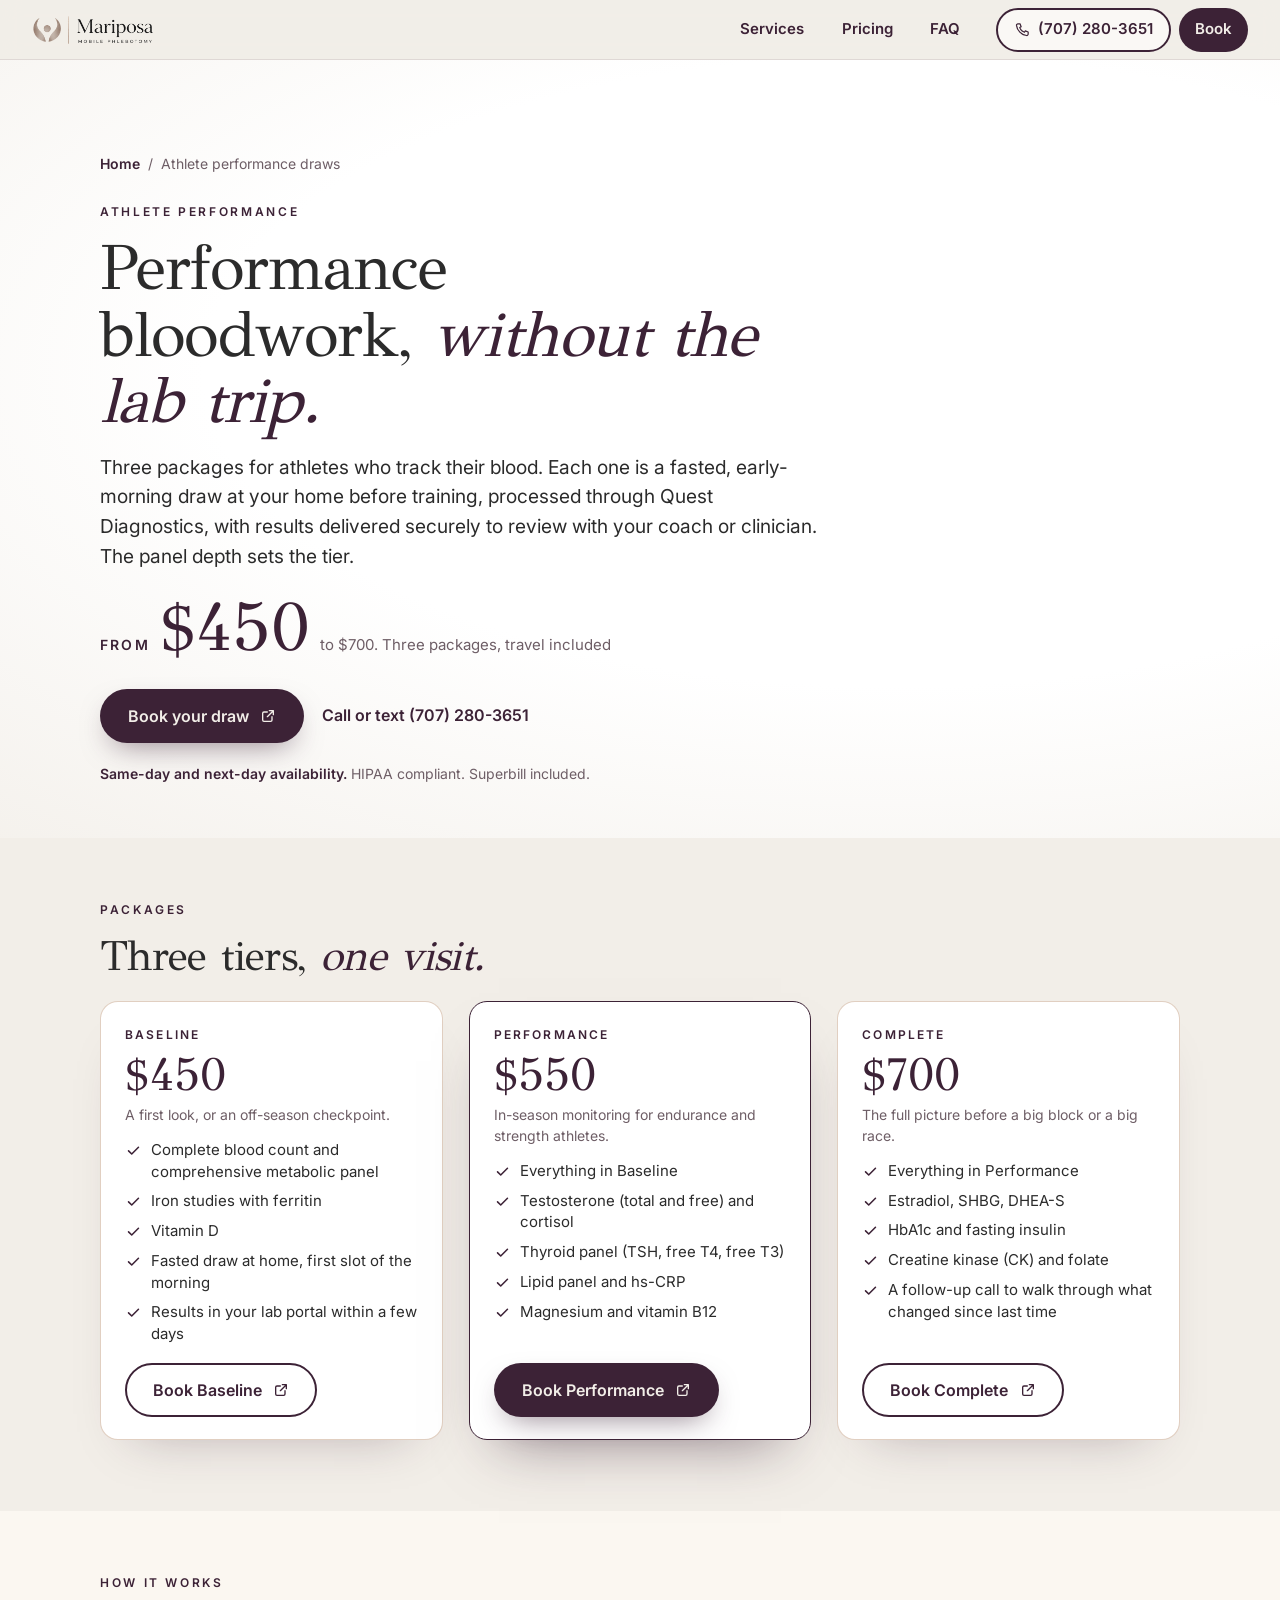
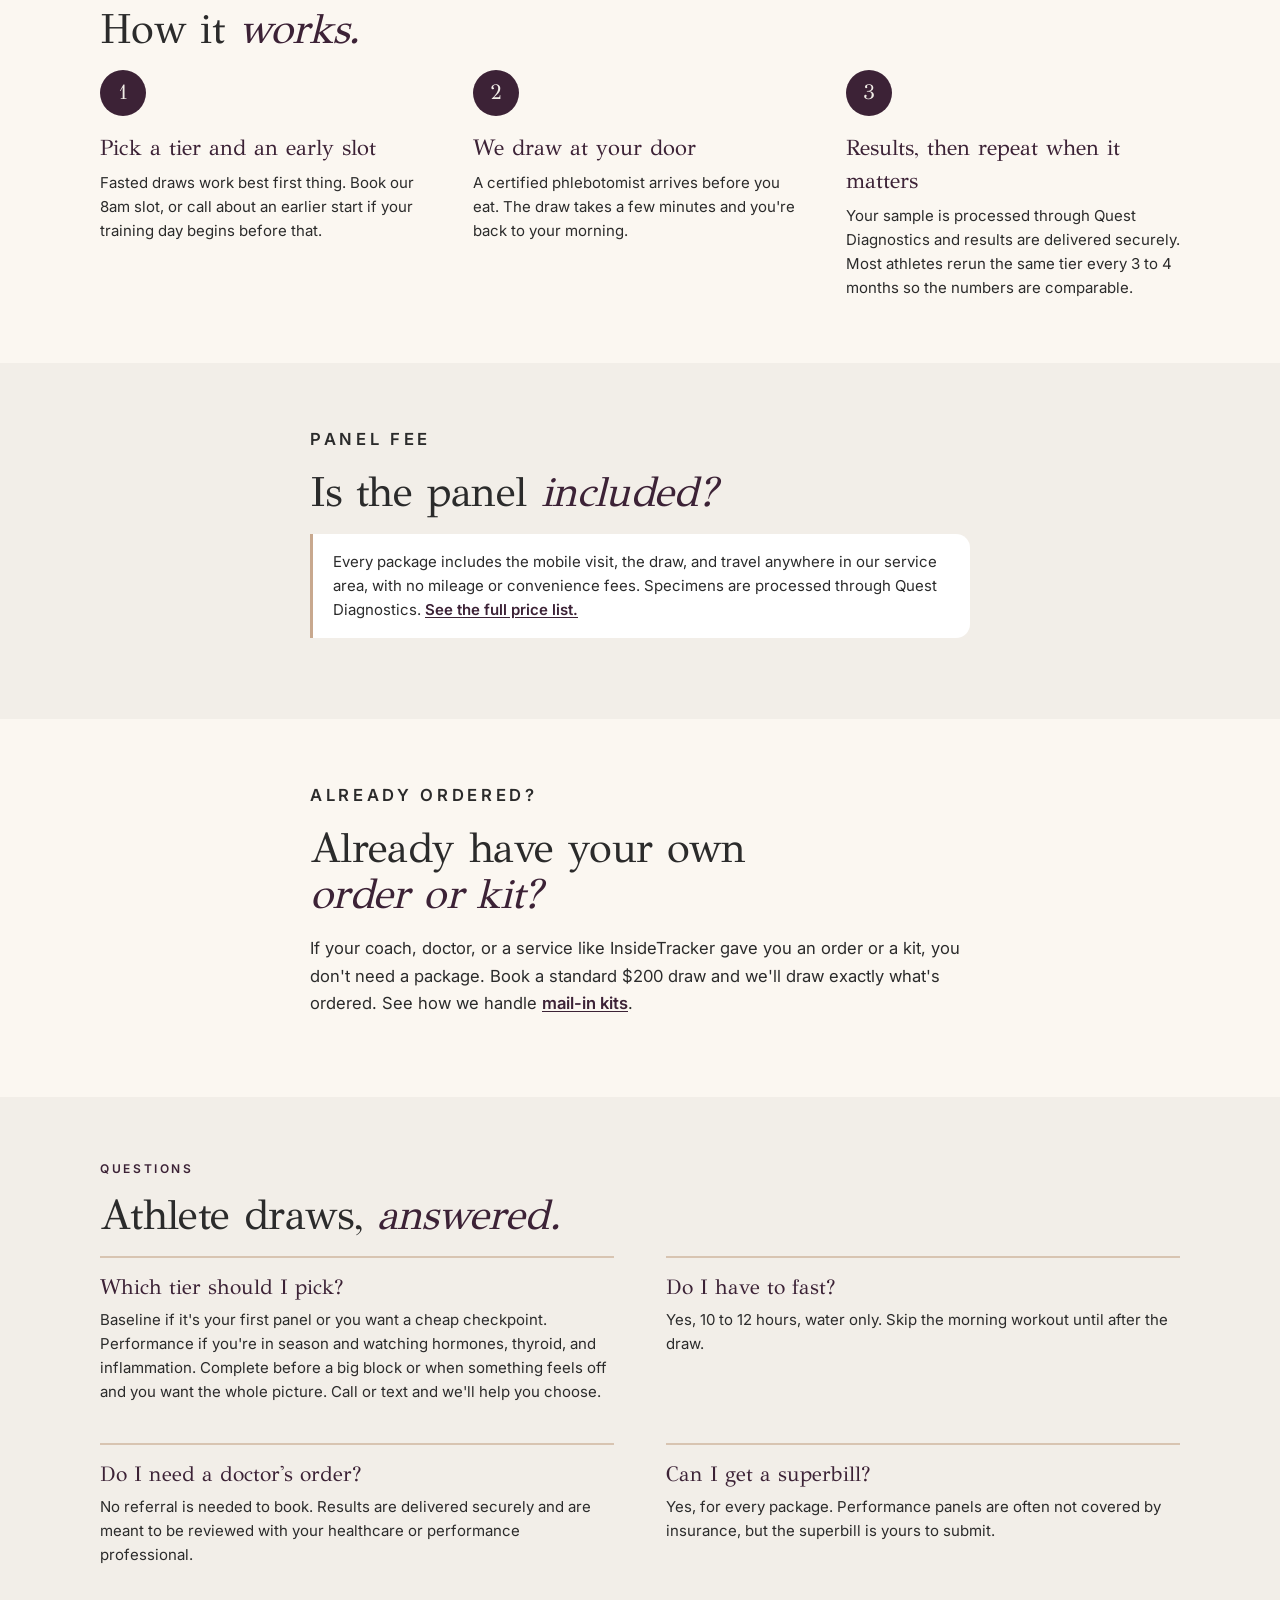
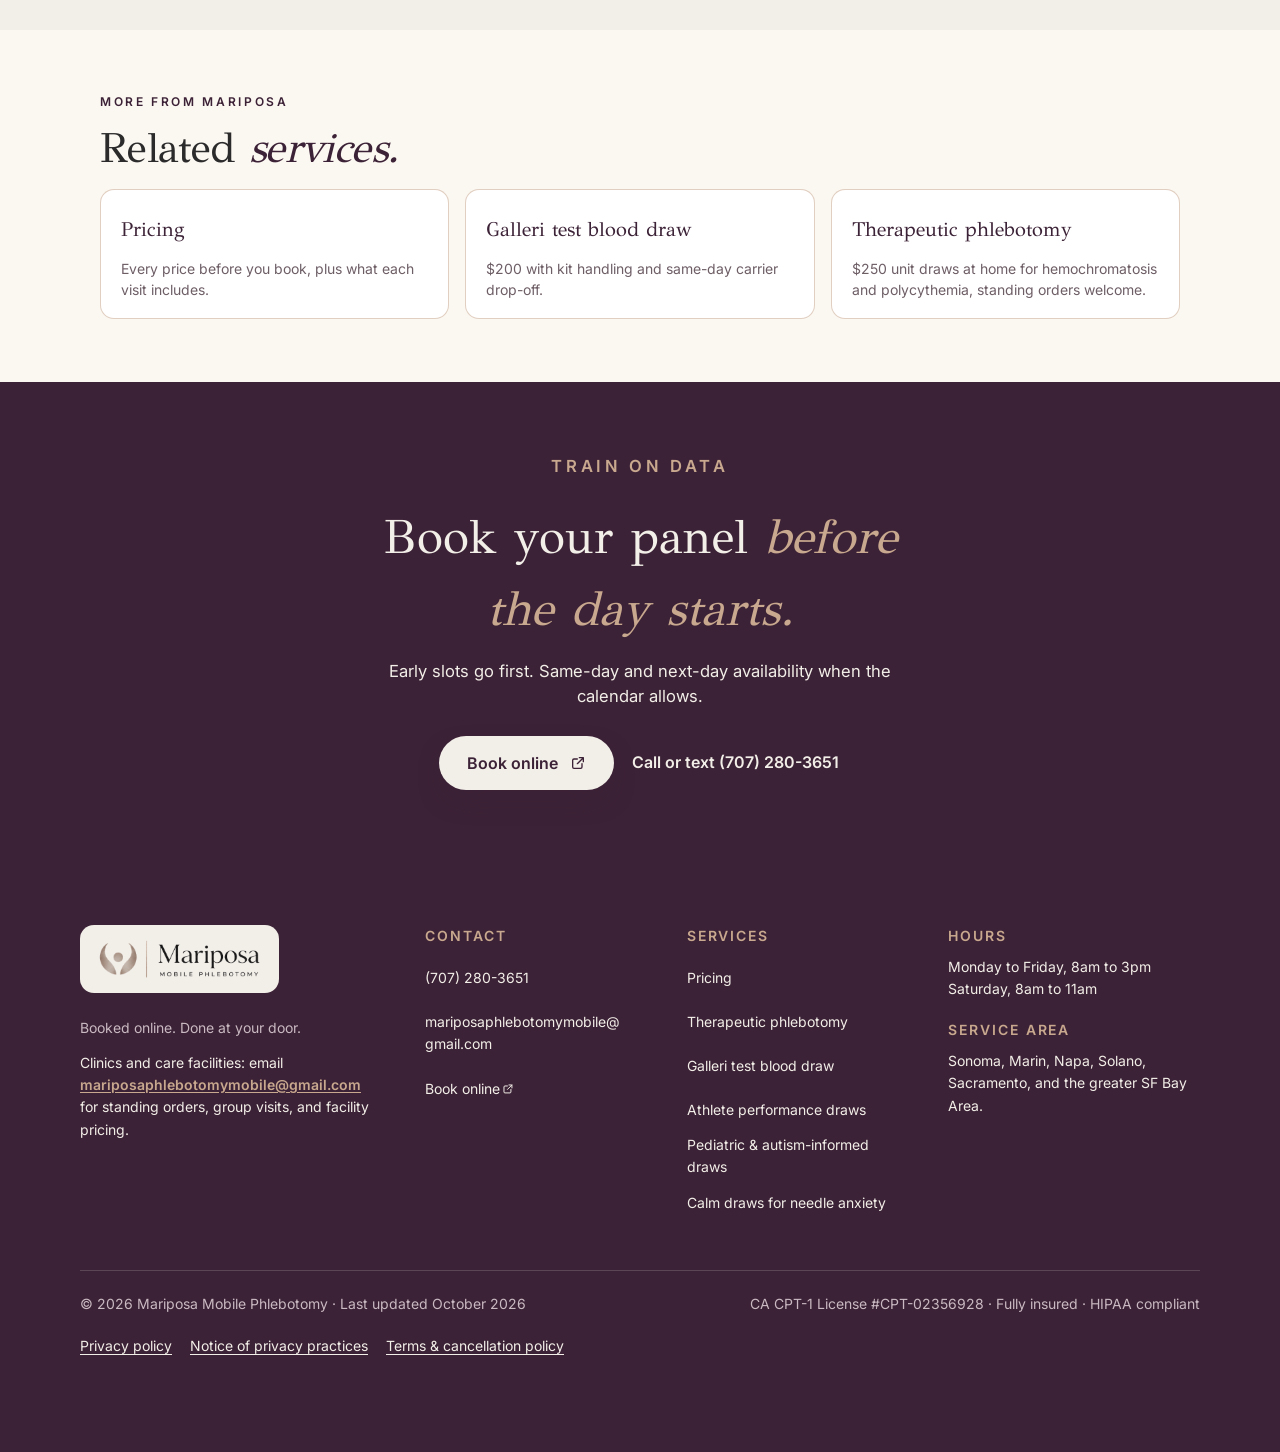
<file: athlete-blood-draws/index.html>
<!doctype html>
<html lang="en">
<head>
<meta charset="utf-8">
<meta name="viewport" content="width=device-width, initial-scale=1">
<title>Athlete Blood Testing at Home, Bay Area | Mariposa Mobile Phlebotomy</title>
<meta name="description" content="Performance bloodwork for endurance athletes and lifters, drawn fasted at your home before the day starts. Three packages: Baseline $450, Performance $550, Complete $700. Sonoma, Marin, Napa, Solano, Sacramento. Call or text (707) 280-3651.">
<link rel="canonical" href="https://localphlebotomy.com/athlete-blood-draws/">
<meta name="theme-color" content="#3C2236">
<meta name="robots" content="index, follow, max-image-preview:large, max-snippet:-1">
<link rel="icon" type="image/png" sizes="64x64" href="/assets/brand/favicon-64.png">
<link rel="apple-touch-icon" href="/assets/brand/favicon-180.png">

<meta property="og:type" content="website">
<meta property="og:site_name" content="Mariposa Mobile Phlebotomy">
<meta property="og:title" content="Athlete Blood Testing at Home, Bay Area | Mariposa Mobile Phlebotomy">
<meta property="og:description" content="Performance bloodwork for endurance athletes and lifters, drawn fasted at your home before the day starts. Three packages: Baseline $450, Performance $550, Complete $700.">
<meta property="og:image" content="https://localphlebotomy.com/assets/hero-butterfly-poster.jpg">
<meta property="og:url" content="https://localphlebotomy.com/athlete-blood-draws/">
<meta name="twitter:card" content="summary_large_image">
<meta name="twitter:title" content="Athlete Blood Testing at Home, Bay Area | Mariposa Mobile Phlebotomy">
<meta name="twitter:description" content="Performance bloodwork for endurance athletes and lifters, drawn fasted at your home before the day starts. Three packages: Baseline $450, Performance $550, Complete $700.">
<meta name="twitter:image" content="https://localphlebotomy.com/assets/hero-butterfly-poster.jpg">

<link rel="preconnect" href="https://fonts.googleapis.com">
<link rel="preconnect" href="https://fonts.gstatic.com" crossorigin>
<link href="https://fonts.googleapis.com/css2?family=GFS+Didot&family=Inter:wght@300;400;500;600;700&display=swap" rel="stylesheet">
<link rel="stylesheet" href="/assets/site.css">
<style>.related__list{list-style:none;margin:0;padding:0;display:grid;grid-template-columns:repeat(3,1fr);gap:16px}.related__list li{background:#fff;border:1px solid color-mix(in srgb,var(--brass) 55%,transparent);border-radius:14px;padding:18px 20px;display:flex;flex-direction:column;gap:6px}.related__list a{font-family:"GFS Didot",Georgia,serif;font-size:20px;color:var(--plum);text-decoration:none;min-height:44px;display:inline-flex;align-items:center}.related__list a:hover{text-decoration:underline}.related__list span{font-size:14px;line-height:1.5;color:var(--muted)}@media(max-width:760px){.related__list{grid-template-columns:1fr}}</style>

<script type="application/ld+json">
{
  "@context": "https://schema.org",
  "@type": "Service",
  "name": "Athlete performance blood draw packages",
  "serviceType": "Athlete performance blood draw",
  "provider": {"@type": "MedicalBusiness", "name": "Mariposa Mobile Phlebotomy", "telephone": "+17072803651", "url": "https://localphlebotomy.com/"},
  "areaServed": ["Sonoma County","Marin County","Napa County","Solano County","Sacramento County","San Francisco Bay Area"],
  "url": "https://localphlebotomy.com/athlete-blood-draws/",
  "offers": [
    {"@type": "Offer", "name": "Baseline", "priceCurrency": "USD", "price": "450"},
    {"@type": "Offer", "name": "Performance", "priceCurrency": "USD", "price": "550"},
    {"@type": "Offer", "name": "Complete", "priceCurrency": "USD", "price": "700"}
  ]
}
</script>
<script type="application/ld+json">
{
  "@context": "https://schema.org",
  "@type": "FAQPage",
  "mainEntity": [
    {"@type": "Question", "name": "Which tier should I pick?", "acceptedAnswer": {"@type": "Answer", "text": "Baseline if it's your first panel or you want a cheap checkpoint. Performance if you're in season and watching hormones, thyroid, and inflammation. Complete before a big block or when something feels off and you want the whole picture. Call or text and we'll help you choose."}},
    {"@type": "Question", "name": "Do I have to fast?", "acceptedAnswer": {"@type": "Answer", "text": "Yes, 10 to 12 hours, water only. Skip the morning workout until after the draw."}},
    {"@type": "Question", "name": "Do I need a doctor's order?", "acceptedAnswer": {"@type": "Answer", "text": "No referral is needed to book. Results are delivered securely and are meant to be reviewed with your healthcare or performance professional."}},
    {"@type": "Question", "name": "Can I get a superbill?", "acceptedAnswer": {"@type": "Answer", "text": "Yes, for every package. Performance panels are often not covered by insurance, but the superbill is yours to submit."}}
  ]
}
</script>
<script type="application/ld+json">
{
  "@context": "https://schema.org",
  "@type": "BreadcrumbList",
  "itemListElement": [
    {"@type": "ListItem", "position": 1, "name": "Home", "item": "https://localphlebotomy.com/"},
    {"@type": "ListItem", "position": 2, "name": "Athlete performance draws", "item": "https://localphlebotomy.com/athlete-blood-draws/"}
  ]
}
</script>

<script>document.documentElement.classList.add('js');</script>
</head>
<body>
<a class="skip-link" href="#main">Skip to main content</a>
<header class="site-nav">
  <a class="site-nav__brand" href="/" aria-label="Mariposa Mobile Phlebotomy home">
    <img src="/assets/brand/logo-horizontal-t.png" srcset="/assets/brand/logo-horizontal-t.png 1x, /assets/brand/logo-horizontal-t-720.png 2x" alt="Mariposa Mobile Phlebotomy" width="480" height="118">
  </a>
  <nav class="site-nav__links" aria-label="Site">
    <a href="/#all-services">Services</a>
    <a href="/pricing/">Pricing</a>
    <a href="/#faq">FAQ</a>
  </nav>
  <div class="site-nav__actions">
    <a class="site-nav__call" href="tel:+17072803651">
      <svg viewBox="0 0 24 24" fill="none" aria-hidden="true"><path d="M5.5 4h3l1.6 4-2 1.3a11 11 0 0 0 6.6 6.6l1.3-2 4 1.6v3a2 2 0 0 1-2.2 2A16.5 16.5 0 0 1 3.5 6.2 2 2 0 0 1 5.5 4Z" stroke="currentColor" stroke-width="1.7" stroke-linejoin="round"/></svg>
      <span class="site-nav__call-long">(707) 280-3651</span><span class="site-nav__call-short">Call</span>
    </a>
    <a class="site-nav__book" href="https://mariposamobilephlebotomy.as.me" target="_blank" rel="noopener">Book<span class="sr-only"> on our scheduling page (opens in a new tab)</span></a>
  </div>
</header>

<a class="book-fab" id="bookFab" href="https://mariposamobilephlebotomy.as.me" target="_blank" rel="noopener">
  <svg viewBox="0 0 24 24" fill="none" aria-hidden="true"><path d="M5 12h14M13 6l6 6-6 6" stroke="currentColor" stroke-width="2.2" stroke-linecap="round" stroke-linejoin="round"/></svg>
  Book<span class="sr-only"> on our scheduling page (opens in a new tab)</span>
</a>

<main id="main" class="page" tabindex="-1">
  <section class="page__hero"><div class="page__hero-inner">
    <nav class="crumbs" aria-label="Breadcrumb"><a href="/">Home</a><span aria-hidden="true">/</span>Athlete performance draws</nav>
    <p class="eyebrow">Athlete performance</p>
    <h1>Performance bloodwork, <em>without the lab trip.</em></h1>
    <p class="page__lead">Three packages for athletes who track their blood. Each one is a fasted, early-morning draw at your home before training, processed through Quest Diagnostics, with results delivered securely to review with your coach or clinician. The panel depth sets the tier.</p>
    <div class="page__price"><span>From</span><strong>$450</strong><small>to $700. Three packages, travel included</small></div>
    <!-- CONFIRM(Ellie Q2): tier contents are a DRAFT. Ellie must confirm each analyte list and that the lab panel fee is included in the price. -->
    <div class="cta">
      <a class="btn btn--primary" href="https://mariposamobilephlebotomy.as.me" target="_blank" rel="noopener">Book your draw<svg class="ext" viewBox="0 0 24 24" fill="none" aria-hidden="true"><path d="M14 4h6v6M20 4l-9 9M18 13v5a2 2 0 0 1-2 2H6a2 2 0 0 1-2-2V8a2 2 0 0 1 2-2h5" stroke="currentColor" stroke-width="2" stroke-linecap="round" stroke-linejoin="round"/></svg><span class="sr-only"> (opens in a new tab)</span></a>
      <a class="btn btn--ghost" href="tel:+17072803651">Call or text (707) 280-3651</a>
      <p class="cta__note"><b>Same-day and next-day availability.</b> HIPAA compliant. Superbill included.</p>
    </div>
  </div></section>

  <section class="section"><div class="section__inner">
    <p class="eyebrow">Packages</p>
    <h2>Three tiers, <em>one visit.</em></h2>
    <div class="tiers">
      <div class="tier">
        <p class="tier__name">Baseline</p>
        <p class="tier__price">$450</p>
        <p class="tier__for">A first look, or an off-season checkpoint.</p>
        <ul>
          <li><svg viewBox="0 0 24 24" fill="none" aria-hidden="true"><path d="m5 12.5 4.5 4.5L19 7.5" stroke="currentColor" stroke-width="2.2" stroke-linecap="round" stroke-linejoin="round"/></svg><span>Complete blood count and comprehensive metabolic panel</span></li>
          <li><svg viewBox="0 0 24 24" fill="none" aria-hidden="true"><path d="m5 12.5 4.5 4.5L19 7.5" stroke="currentColor" stroke-width="2.2" stroke-linecap="round" stroke-linejoin="round"/></svg><span>Iron studies with ferritin</span></li>
          <li><svg viewBox="0 0 24 24" fill="none" aria-hidden="true"><path d="m5 12.5 4.5 4.5L19 7.5" stroke="currentColor" stroke-width="2.2" stroke-linecap="round" stroke-linejoin="round"/></svg><span>Vitamin D</span></li>
          <li><svg viewBox="0 0 24 24" fill="none" aria-hidden="true"><path d="m5 12.5 4.5 4.5L19 7.5" stroke="currentColor" stroke-width="2.2" stroke-linecap="round" stroke-linejoin="round"/></svg><span>Fasted draw at home, first slot of the morning</span></li>
          <li><svg viewBox="0 0 24 24" fill="none" aria-hidden="true"><path d="m5 12.5 4.5 4.5L19 7.5" stroke="currentColor" stroke-width="2.2" stroke-linecap="round" stroke-linejoin="round"/></svg><span>Results in your lab portal within a few days</span></li>
        </ul>
        <a class="btn btn--outline" href="https://mariposamobilephlebotomy.as.me" target="_blank" rel="noopener">Book Baseline<svg class="ext" viewBox="0 0 24 24" fill="none" aria-hidden="true"><path d="M14 4h6v6M20 4l-9 9M18 13v5a2 2 0 0 1-2 2H6a2 2 0 0 1-2-2V8a2 2 0 0 1 2-2h5" stroke="currentColor" stroke-width="2" stroke-linecap="round" stroke-linejoin="round"/></svg><span class="sr-only"> (opens in a new tab)</span></a>
      </div>
      <div class="tier tier--featured">
        <p class="tier__name">Performance</p>
        <p class="tier__price">$550</p>
        <p class="tier__for">In-season monitoring for endurance and strength athletes.</p>
        <ul>
          <li><svg viewBox="0 0 24 24" fill="none" aria-hidden="true"><path d="m5 12.5 4.5 4.5L19 7.5" stroke="currentColor" stroke-width="2.2" stroke-linecap="round" stroke-linejoin="round"/></svg><span>Everything in Baseline</span></li>
          <li><svg viewBox="0 0 24 24" fill="none" aria-hidden="true"><path d="m5 12.5 4.5 4.5L19 7.5" stroke="currentColor" stroke-width="2.2" stroke-linecap="round" stroke-linejoin="round"/></svg><span>Testosterone (total and free) and cortisol</span></li>
          <li><svg viewBox="0 0 24 24" fill="none" aria-hidden="true"><path d="m5 12.5 4.5 4.5L19 7.5" stroke="currentColor" stroke-width="2.2" stroke-linecap="round" stroke-linejoin="round"/></svg><span>Thyroid panel (TSH, free T4, free T3)</span></li>
          <li><svg viewBox="0 0 24 24" fill="none" aria-hidden="true"><path d="m5 12.5 4.5 4.5L19 7.5" stroke="currentColor" stroke-width="2.2" stroke-linecap="round" stroke-linejoin="round"/></svg><span>Lipid panel and hs-CRP</span></li>
          <li><svg viewBox="0 0 24 24" fill="none" aria-hidden="true"><path d="m5 12.5 4.5 4.5L19 7.5" stroke="currentColor" stroke-width="2.2" stroke-linecap="round" stroke-linejoin="round"/></svg><span>Magnesium and vitamin B12</span></li>
        </ul>
        <a class="btn btn--primary" href="https://mariposamobilephlebotomy.as.me" target="_blank" rel="noopener">Book Performance<svg class="ext" viewBox="0 0 24 24" fill="none" aria-hidden="true"><path d="M14 4h6v6M20 4l-9 9M18 13v5a2 2 0 0 1-2 2H6a2 2 0 0 1-2-2V8a2 2 0 0 1 2-2h5" stroke="currentColor" stroke-width="2" stroke-linecap="round" stroke-linejoin="round"/></svg><span class="sr-only"> (opens in a new tab)</span></a>
      </div>
      <div class="tier">
        <p class="tier__name">Complete</p>
        <p class="tier__price">$700</p>
        <p class="tier__for">The full picture before a big block or a big race.</p>
        <ul>
          <li><svg viewBox="0 0 24 24" fill="none" aria-hidden="true"><path d="m5 12.5 4.5 4.5L19 7.5" stroke="currentColor" stroke-width="2.2" stroke-linecap="round" stroke-linejoin="round"/></svg><span>Everything in Performance</span></li>
          <li><svg viewBox="0 0 24 24" fill="none" aria-hidden="true"><path d="m5 12.5 4.5 4.5L19 7.5" stroke="currentColor" stroke-width="2.2" stroke-linecap="round" stroke-linejoin="round"/></svg><span>Estradiol, SHBG, DHEA-S</span></li>
          <li><svg viewBox="0 0 24 24" fill="none" aria-hidden="true"><path d="m5 12.5 4.5 4.5L19 7.5" stroke="currentColor" stroke-width="2.2" stroke-linecap="round" stroke-linejoin="round"/></svg><span>HbA1c and fasting insulin</span></li>
          <li><svg viewBox="0 0 24 24" fill="none" aria-hidden="true"><path d="m5 12.5 4.5 4.5L19 7.5" stroke="currentColor" stroke-width="2.2" stroke-linecap="round" stroke-linejoin="round"/></svg><span>Creatine kinase (CK) and folate</span></li>
          <!-- CONFIRM(Ellie Q2): follow-up call -->
          <li><svg viewBox="0 0 24 24" fill="none" aria-hidden="true"><path d="m5 12.5 4.5 4.5L19 7.5" stroke="currentColor" stroke-width="2.2" stroke-linecap="round" stroke-linejoin="round"/></svg><span>A follow-up call to walk through what changed since last time</span></li>
        </ul>
        <a class="btn btn--outline" href="https://mariposamobilephlebotomy.as.me" target="_blank" rel="noopener">Book Complete<svg class="ext" viewBox="0 0 24 24" fill="none" aria-hidden="true"><path d="M14 4h6v6M20 4l-9 9M18 13v5a2 2 0 0 1-2 2H6a2 2 0 0 1-2-2V8a2 2 0 0 1 2-2h5" stroke="currentColor" stroke-width="2" stroke-linecap="round" stroke-linejoin="round"/></svg><span class="sr-only"> (opens in a new tab)</span></a>
      </div>
    </div>
  </div></section>

  <section class="section section--tint"><div class="section__inner">
    <p class="eyebrow">How it works</p>
    <h2>How it <em>works.</em></h2>
    <ol class="steps__list">
      <li><span class="steps__n">1</span><h3>Pick a tier and an early slot</h3><p><!-- CONFIRM(Ellie Q8): earliest start time -->Fasted draws work best first thing. Book our 8am slot, or call about an earlier start if your training day begins before that.</p></li>
      <li><span class="steps__n">2</span><h3>We draw at your door</h3><p>A certified phlebotomist arrives before you eat. The draw takes a few minutes and you're back to your morning.</p></li>
      <li><span class="steps__n">3</span><h3>Results, then repeat when it matters</h3><p>Your sample is processed through Quest Diagnostics and results are delivered securely. Most athletes rerun the same tier every 3 to 4 months so the numbers are comparable.</p></li>
    </ol>
  </div></section>

  <section class="section"><div class="section__inner prose">
    <p class="eyebrow">Panel fee</p>
    <h2>Is the panel <em>included?</em></h2>
    <div class="callout">
      <!-- CONFIRM(Ellie Q2): whether the lab panel fee is included in the package price or billed separately by Quest. The live /pricing FAQ says "Lab processing fees, if any, are billed separately by the laboratory", so this page must not promise the panel is included until Ellie confirms. -->
      <p>Every package includes the mobile visit, the draw, and travel anywhere in our service area, with no mileage or convenience fees. Specimens are processed through Quest Diagnostics. <a href="/pricing/">See the full price list.</a></p>
    </div>
  </div></section>

  <section class="section section--tint"><div class="section__inner prose">
    <p class="eyebrow">Already ordered?</p>
    <h2>Already have your own <em>order or kit?</em></h2>
    <p>If your coach, doctor, or a service like InsideTracker gave you an order or a kit, you don't need a package. Book a standard $200 draw and we'll draw exactly what's ordered. See how we handle <a href="/galleri-test-blood-draw/">mail-in kits</a>.</p>
  </div></section>

  <section class="section" id="faq"><div class="section__inner">
    <p class="eyebrow">Questions</p>
    <h2>Athlete draws, <em>answered.</em></h2>
    <div class="faq__grid">
      <div class="faq__item">
        <h3>Which tier should I pick?</h3>
        <p>Baseline if it's your first panel or you want a cheap checkpoint. Performance if you're in season and watching hormones, thyroid, and inflammation. Complete before a big block or when something feels off and you want the whole picture. Call or text and we'll help you choose.</p>
      </div>
      <div class="faq__item">
        <h3>Do I have to fast?</h3>
        <p>Yes, 10 to 12 hours, water only. Skip the morning workout until after the draw.</p>
      </div>
      <div class="faq__item">
        <h3>Do I need a doctor's order?</h3>
        <!-- CONFIRM(Ellie Q2): who provides the lab order for the packages. The live Squarespace page only says "No referral is needed to book"; do not claim the package includes an order until Ellie confirms how it is authorized. -->
        <p>No referral is needed to book. Results are delivered securely and are meant to be reviewed with your healthcare or performance professional.</p>
      </div>
      <div class="faq__item">
        <h3>Can I get a superbill?</h3>
        <p>Yes, for every package. Performance panels are often not covered by insurance, but the superbill is yours to submit.</p>
      </div>
    </div>
  </div></section>

  <section class="section section--tint related" aria-labelledby="related-h"><div class="section__inner">
    <p class="eyebrow">More from Mariposa</p>
    <h2 id="related-h">Related <em>services.</em></h2>
    <ul class="related__list">
      <li><a href="/pricing/">Pricing</a><span>Every price before you book, plus what each visit includes.</span></li>
      <li><a href="/galleri-test-blood-draw/">Galleri test blood draw</a><span>$200 with kit handling and same-day carrier drop-off.</span></li>
      <li><a href="/therapeutic-phlebotomy/">Therapeutic phlebotomy</a><span>$250 unit draws at home for hemochromatosis and polycythemia, standing orders welcome.</span></li>
    </ul>
  </div></section>

  <section class="cta-band">
    <p class="eyebrow">Train on data</p>
    <h2>Book your panel <em>before the day starts.</em></h2>
    <p>Early slots go first. Same-day and next-day availability when the calendar allows.</p>
    <div class="cta">
      <a class="btn btn--primary" href="https://mariposamobilephlebotomy.as.me" target="_blank" rel="noopener">Book online<svg class="ext" viewBox="0 0 24 24" fill="none" aria-hidden="true"><path d="M14 4h6v6M20 4l-9 9M18 13v5a2 2 0 0 1-2 2H6a2 2 0 0 1-2-2V8a2 2 0 0 1 2-2h5" stroke="currentColor" stroke-width="2" stroke-linecap="round" stroke-linejoin="round"/></svg><span class="sr-only"> (opens in a new tab)</span></a>
      <a class="btn btn--ghost" href="tel:+17072803651">Call or text (707) 280-3651</a>
    </div>
  </section>
</main>

<footer class="site-footer" id="footer">
  <div class="foot__inner">
    <div class="foot__brand">
      <span class="foot__brand-chip"><img class="foot__logo" src="/assets/brand/logo-horizontal-t.png" srcset="/assets/brand/logo-horizontal-t.png 1x, /assets/brand/logo-horizontal-t-720.png 2x" alt="" width="480" height="118" loading="lazy" decoding="async"></span>
      <p class="foot__tag">Booked online. Done at your door.</p>
      <p class="foot__clinics">Clinics and care facilities: email <a href="mailto:mariposaphlebotomymobile@gmail.com">mariposaphlebotomymobile@<wbr>gmail.com</a> for standing orders, group visits, and facility pricing.</p>
    </div>
    <div class="foot__col">
      <h4>Contact</h4>
      <a href="tel:+17072803651">(707) 280-3651</a>
      <a href="mailto:mariposaphlebotomymobile@gmail.com">mariposaphlebotomymobile@<wbr>gmail.com</a>
      <a href="https://mariposamobilephlebotomy.as.me" target="_blank" rel="noopener">Book online<svg class="ext" viewBox="0 0 24 24" fill="none" aria-hidden="true"><path d="M14 4h6v6M20 4l-9 9M18 13v5a2 2 0 0 1-2 2H6a2 2 0 0 1-2-2V8a2 2 0 0 1 2-2h5" stroke="currentColor" stroke-width="2" stroke-linecap="round" stroke-linejoin="round"/></svg><span class="sr-only"> (opens in a new tab)</span></a>
    </div>
    <div class="foot__col">
      <h4>Services</h4>
      <a href="/pricing/">Pricing</a>
      <a href="/therapeutic-phlebotomy/">Therapeutic phlebotomy</a>
      <a href="/galleri-test-blood-draw/">Galleri test blood draw</a>
      <a href="/athlete-blood-draws/">Athlete performance draws</a>
      <a href="/pediatric-blood-draws/">Pediatric &amp; autism-informed draws</a>
      <a href="/calm-blood-draws/">Calm draws for needle anxiety</a>
    </div>
    <div class="foot__col">
      <h4>Hours</h4>
      <p>Monday to Friday, 8am to 3pm</p>
      <p>Saturday, 8am to 11am</p>
      <h4>Service area</h4>
      <p>Sonoma, Marin, Napa, Solano, Sacramento, and the greater SF Bay Area.</p>
    </div>
  </div>
  <div class="foot__legal">
    <span>&copy; 2026 Mariposa Mobile Phlebotomy &middot; Last updated October 2026</span>
    <span>CA CPT-1 License #CPT-02356928 &middot; Fully insured &middot; HIPAA compliant</span>
    <nav class="foot__legal-links" aria-label="Legal">
      <a href="/privacy/">Privacy policy</a>
      <a href="/privacy/#hipaa">Notice of privacy practices</a>
      <a href="/terms/">Terms &amp; cancellation policy</a>
    </nav>
  </div>
</footer>

<script>
(function(){
  var fab = document.getElementById('bookFab'); if (!fab) return;
  var foot = document.querySelector('.site-footer');
  var plum = Array.prototype.slice.call(document.querySelectorAll('.cta-band,.section--plum'));
  function upd(){
    fab.classList.toggle('show', window.scrollY > 240);
    var r = fab.getBoundingClientRect(), cy = r.top + r.height / 2;
    var fb = foot ? foot.getBoundingClientRect() : null;
    fab.classList.toggle('book-fab--hide', !!fb && fb.top < window.innerHeight);
    fab.classList.toggle('book-fab--onplum', plum.some(function(s){ var b = s.getBoundingClientRect(); return cy >= b.top && cy <= b.bottom; }));
  }
  window.addEventListener('scroll', upd, {passive:true}); window.addEventListener('resize', upd); upd();
})();
</script>
</body>
</html>
</file>
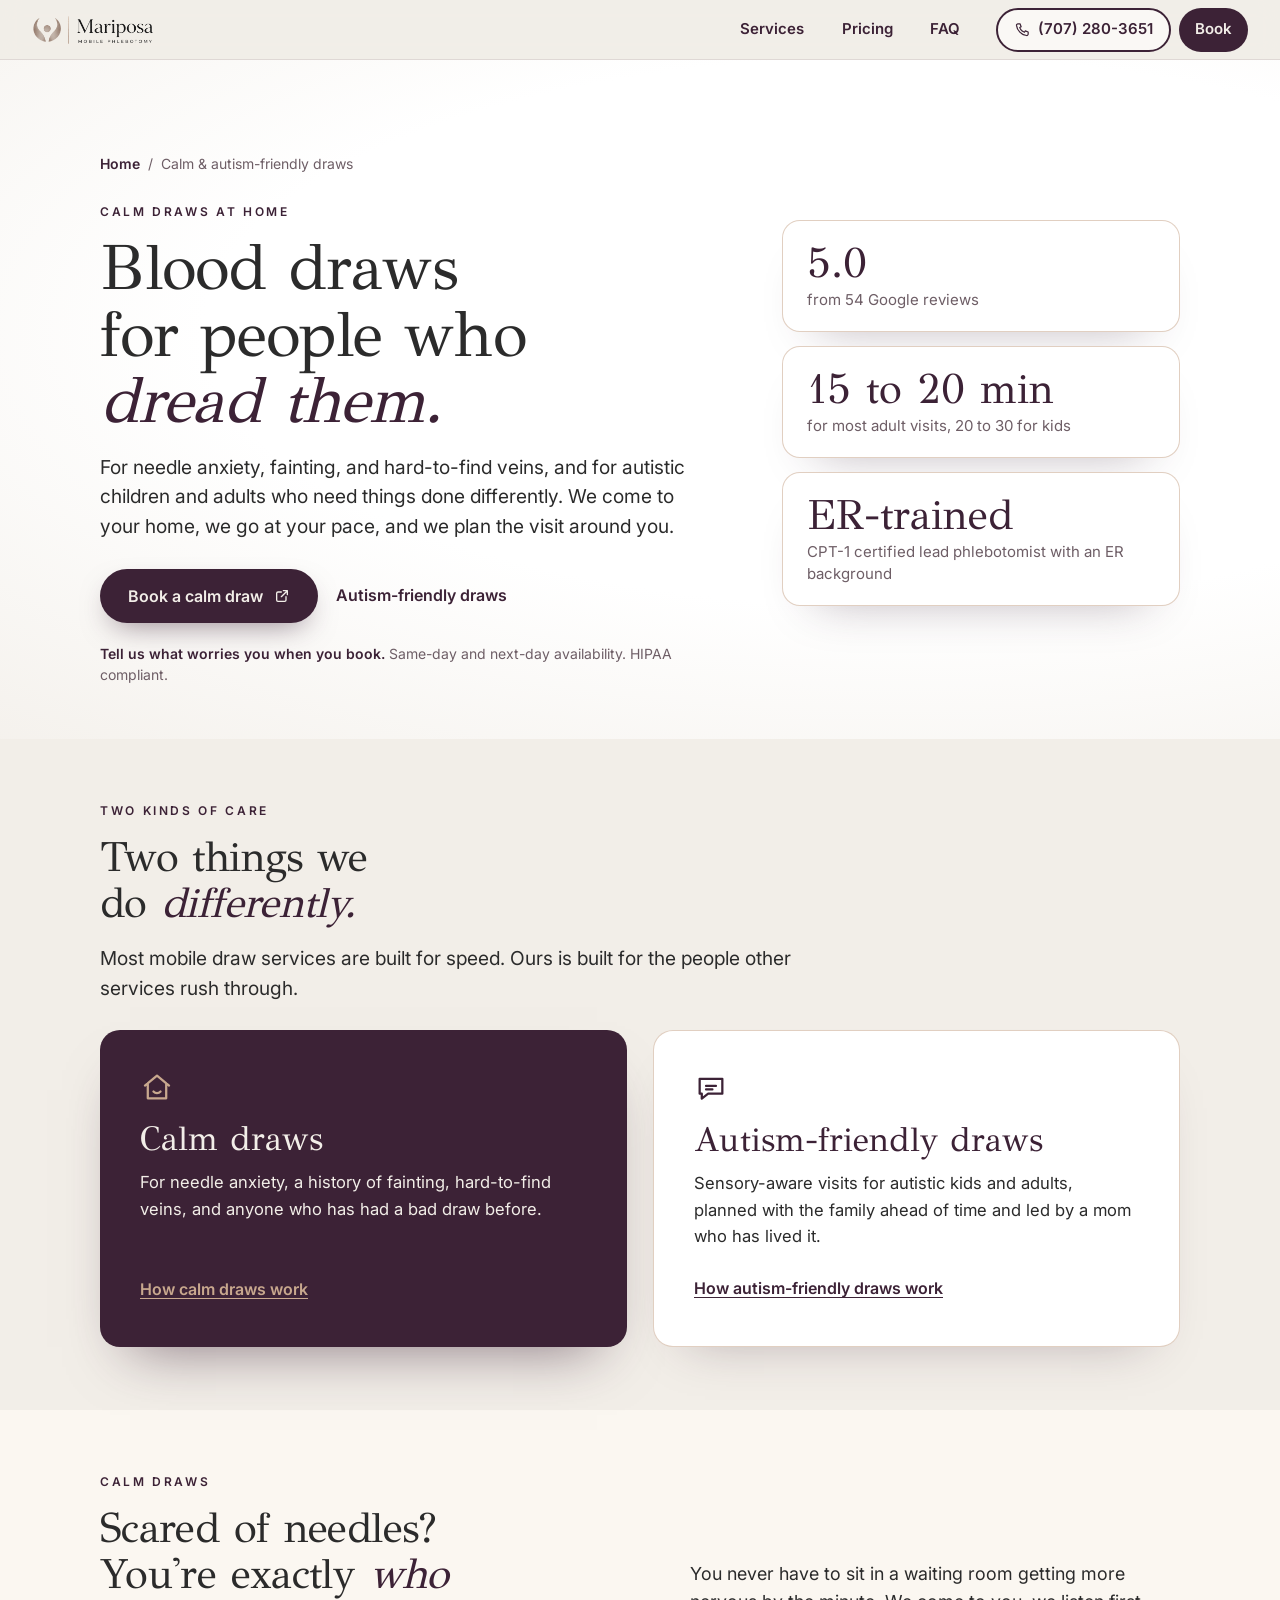
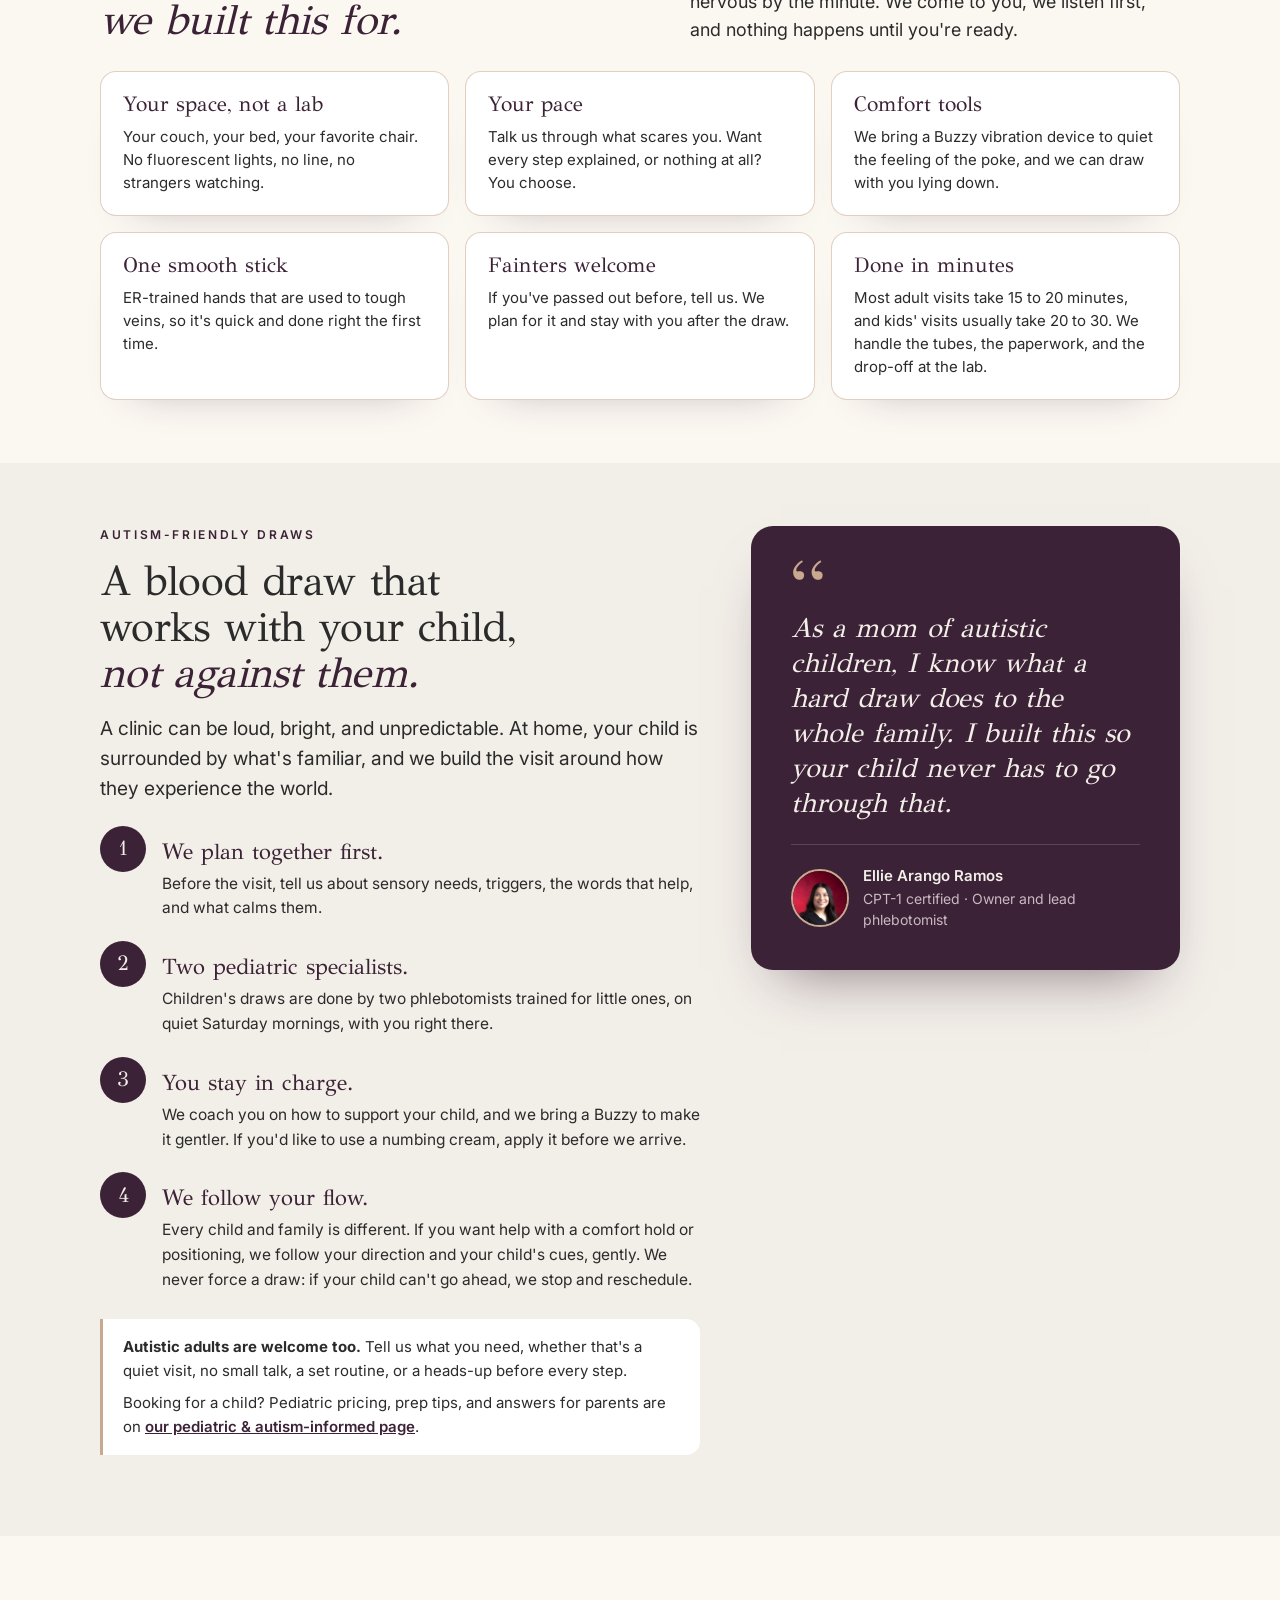
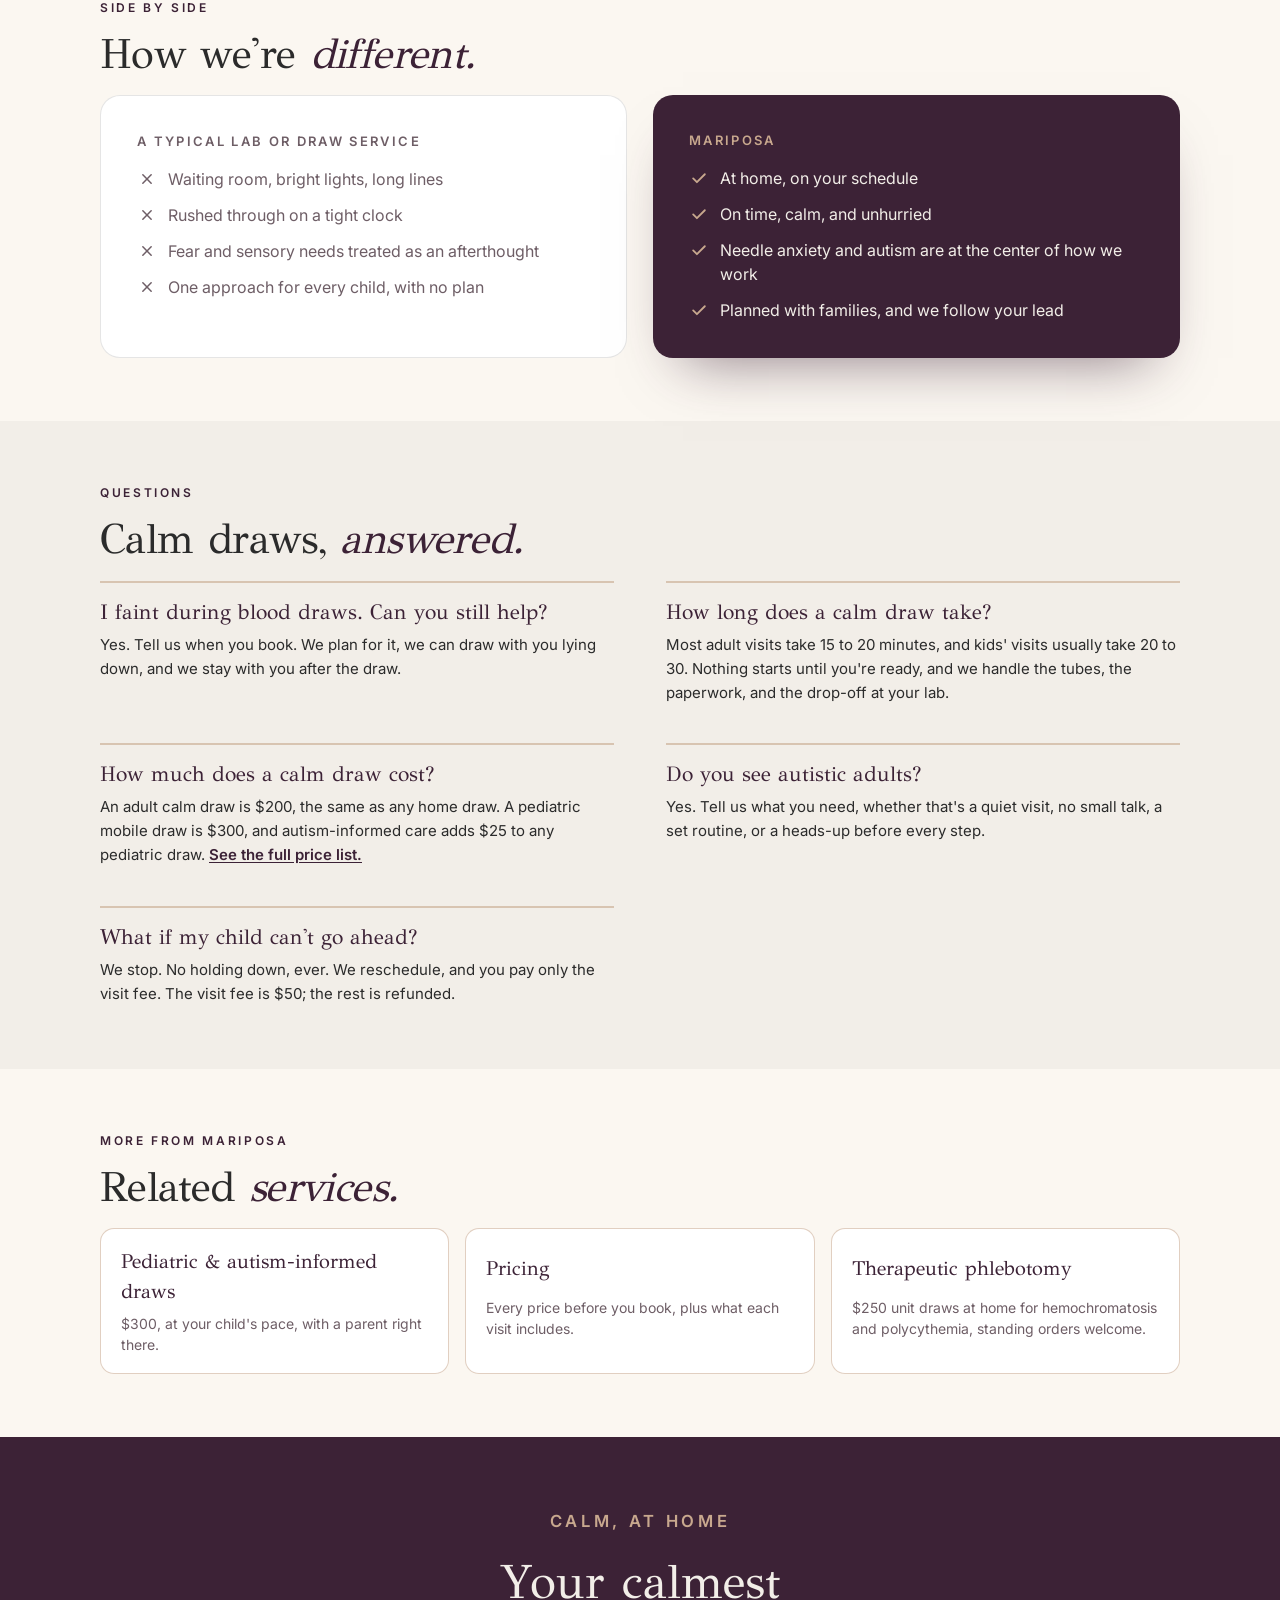
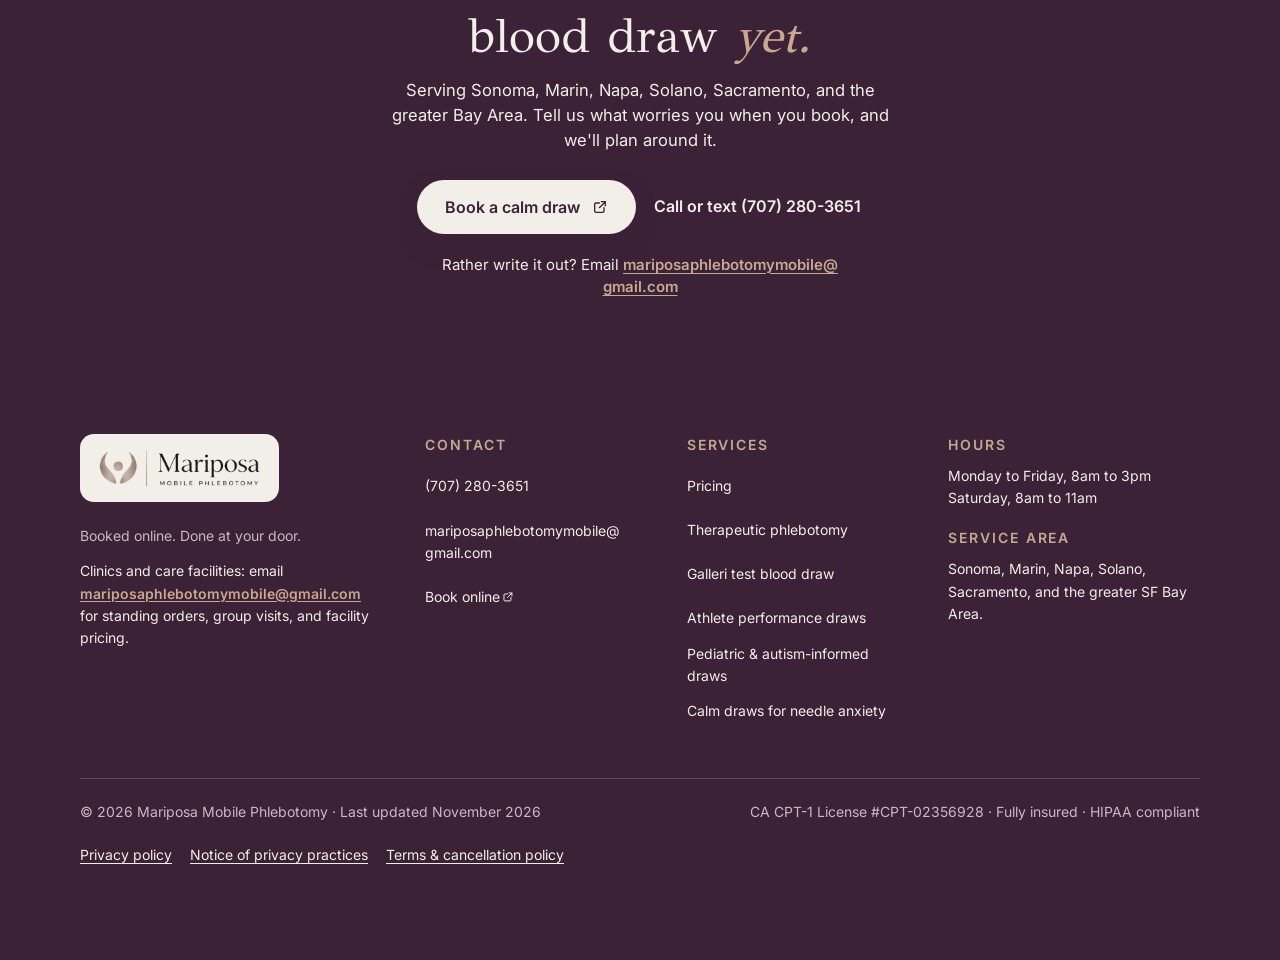
<file: calm-blood-draws/index.html>
<!doctype html>
<html lang="en">
<head>
<meta charset="utf-8">
<meta name="viewport" content="width=device-width, initial-scale=1">
<title>Calm, Autism-Friendly Blood Draws at Home, Bay Area | Mariposa Mobile Phlebotomy</title>
<meta name="description" content="In-home blood draws for needle anxiety, fainting, hard-to-find veins, and autistic kids and adults. We go at your pace and plan the visit around you. Call or text (707) 280-3651.">
<link rel="canonical" href="https://localphlebotomy.com/calm-blood-draws/">
<meta name="theme-color" content="#3C2236">
<meta name="robots" content="index, follow, max-image-preview:large, max-snippet:-1">
<link rel="icon" type="image/png" sizes="64x64" href="/assets/brand/favicon-64.png">
<link rel="apple-touch-icon" href="/assets/brand/favicon-180.png">

<meta property="og:type" content="website">
<meta property="og:site_name" content="Mariposa Mobile Phlebotomy">
<meta property="og:title" content="Calm, Autism-Friendly Blood Draws at Home, Bay Area | Mariposa Mobile Phlebotomy">
<meta property="og:description" content="In-home blood draws for needle anxiety, fainting, hard-to-find veins, and autistic kids and adults. We go at your pace and plan the visit around you.">
<meta property="og:image" content="https://localphlebotomy.com/assets/hero-butterfly-poster.jpg">
<meta property="og:url" content="https://localphlebotomy.com/calm-blood-draws/">
<meta name="twitter:card" content="summary_large_image">
<meta name="twitter:title" content="Calm, Autism-Friendly Blood Draws at Home, Bay Area | Mariposa Mobile Phlebotomy">
<meta name="twitter:description" content="In-home blood draws for needle anxiety, fainting, hard-to-find veins, and autistic kids and adults. We go at your pace and plan the visit around you.">
<meta name="twitter:image" content="https://localphlebotomy.com/assets/hero-butterfly-poster.jpg">

<link rel="preconnect" href="https://fonts.googleapis.com">
<link rel="preconnect" href="https://fonts.gstatic.com" crossorigin>
<link href="https://fonts.googleapis.com/css2?family=GFS+Didot&family=Inter:wght@300;400;500;600;700&display=swap" rel="stylesheet">
<link rel="stylesheet" href="/assets/site.css">
<style>
/* page-only components for /calm-blood-draws/, built from the shared tokens in site.css */
.cd-hero{display:grid;grid-template-columns:minmax(0,1.55fr) minmax(0,1fr);gap:clamp(28px,5vw,64px);align-items:center}
.cd-facts{list-style:none;margin:0;padding:0;display:flex;flex-direction:column;gap:14px}
.cd-facts li{background:#fff;border:1px solid color-mix(in srgb,var(--brass) 55%,transparent);border-radius:18px;padding:20px 24px;box-shadow:0 26px 50px -34px rgba(60,34,54,.4)}
.cd-facts strong{display:block;font-family:"GFS Didot",Georgia,serif;font-weight:400;font-size:clamp(30px,3.4vw,42px);line-height:1.05;color:var(--plum);margin-bottom:4px}
.cd-facts span{display:block;font-size:15px;line-height:1.45;color:var(--muted)}

.cd-paths{list-style:none;margin:26px 0 0;padding:0;display:grid;grid-template-columns:1fr 1fr;gap:clamp(16px,2.4vw,26px)}
.cd-path{border-radius:20px;padding:clamp(26px,3.4vw,40px);display:flex;flex-direction:column;gap:12px}
.cd-path svg{width:34px;height:34px;flex:none}
.cd-path .section-h3{font-family:"GFS Didot",Georgia,serif;font-weight:400;font-size:clamp(26px,2.8vw,34px);line-height:1.1;margin:4px 0 0}
.cd-path p{margin:0;font-size:clamp(15px,1.3vw,17px);line-height:1.6}
.cd-path a{margin-top:auto;padding-top:8px;font-weight:600;text-decoration:underline;text-underline-offset:3px;min-height:44px;display:inline-flex;align-items:center;align-self:flex-start}
.cd-path--plum{background:var(--plum);color:var(--ivory);box-shadow:0 30px 56px -30px rgba(60,34,54,.6)}
.cd-path--plum svg,.cd-path--plum a{color:var(--brass)}
.cd-path--plum .section-h3{color:var(--ivory)}
.cd-path--light{background:#fff;border:1px solid color-mix(in srgb,var(--brass) 55%,transparent);box-shadow:0 26px 50px -34px rgba(60,34,54,.35)}
.cd-path--light svg,.cd-path--light a,.cd-path--light .section-h3{color:var(--plum)}

.cd-split{display:grid;grid-template-columns:minmax(0,1.1fr) minmax(0,1fr);gap:clamp(20px,4vw,56px);align-items:end;margin-bottom:clamp(22px,3vh,34px)}
.cd-split h2{margin-bottom:0}
.cd-split .page__lead{font-size:clamp(16px,1.4vw,18px);margin:0}
.cd-cards{list-style:none;margin:0;padding:0;display:grid;grid-template-columns:repeat(3,minmax(0,1fr));gap:16px}
.cd-cards li{background:#fff;border:1px solid color-mix(in srgb,var(--brass) 55%,transparent);border-radius:16px;padding:20px 22px;box-shadow:0 22px 44px -36px rgba(60,34,54,.4)}
.cd-cards h3{font-size:clamp(18px,1.7vw,21px);line-height:1.2}
.cd-cards p{margin:0;font-size:15px;line-height:1.55;color:var(--charcoal)}

.cd-autism{display:grid;grid-template-columns:minmax(0,1.4fr) minmax(0,1fr);gap:clamp(28px,4vw,56px);align-items:start}
.cd-steps{list-style:none;margin:8px 0 0;padding:0;display:flex;flex-direction:column;gap:20px}
.cd-steps li{display:grid;grid-template-columns:46px minmax(0,1fr);gap:16px;align-items:start}
.cd-steps .steps__n{margin:0}
.cd-steps h3{font-size:clamp(18px,1.8vw,22px);margin:9px 0 4px}
.cd-steps p{margin:0;font-size:15.5px;line-height:1.6;color:var(--charcoal)}
.cd-autism .callout{margin-top:26px}

.cd-quote{position:sticky;top:calc(var(--nav-h) + 24px);margin:0;background:var(--plum);color:var(--ivory);border-radius:22px;
  padding:clamp(28px,3.4vw,40px);box-shadow:0 30px 56px -30px rgba(60,34,54,.6)}
.cd-quote__mark{display:block;font-family:"GFS Didot",Georgia,serif;font-size:76px;line-height:.6;height:34px;color:var(--brass);margin-bottom:10px}
.cd-quote blockquote{margin:0}
.cd-quote blockquote p{font-family:"GFS Didot",Georgia,serif;font-style:italic;font-size:clamp(21px,2.2vw,27px);line-height:1.3;color:var(--ivory);margin:0}
.cd-quote figcaption{display:flex;align-items:center;gap:14px;margin-top:24px;padding-top:20px;border-top:1px solid rgba(255,255,255,.16)}
.cd-quote figcaption img{width:58px;height:58px;border-radius:50%;object-fit:cover;flex:none;border:2px solid var(--brass)}
.cd-quote figcaption b{display:block;font-weight:600;font-size:15px;color:var(--ivory)}
.cd-quote figcaption span{display:block;font-size:14px;color:var(--mauve-light)}

.cd-compare{display:grid;grid-template-columns:1fr 1fr;gap:clamp(16px,2.4vw,26px);margin-top:8px}
.cd-compare > div{border-radius:20px;padding:clamp(24px,3vw,36px)}
.cd-compare h3{font-family:"Inter",system-ui,sans-serif;font-weight:600;font-size:13px;text-transform:uppercase;letter-spacing:.18em;margin:0 0 16px}
.cd-compare ul{list-style:none;margin:0;padding:0;display:flex;flex-direction:column;gap:12px}
.cd-compare li{display:flex;gap:11px;align-items:flex-start;font-size:16px;line-height:1.5}
.cd-compare li svg{width:20px;height:20px;flex:none;margin-top:2px}
.cd-compare__them{background:#fff;border:1px solid color-mix(in srgb,var(--charcoal) 12%,transparent)}
.cd-compare__them h3{color:var(--muted)}
.cd-compare__them li{color:var(--muted)}
.cd-compare__us{background:var(--plum);color:var(--ivory);box-shadow:0 30px 56px -30px rgba(60,34,54,.6)}
.cd-compare__us h3,.cd-compare__us li svg{color:var(--brass)}

.related__list{list-style:none;margin:0;padding:0;display:grid;grid-template-columns:repeat(3,1fr);gap:16px}.related__list li{background:#fff;border:1px solid color-mix(in srgb,var(--brass) 55%,transparent);border-radius:14px;padding:18px 20px;display:flex;flex-direction:column;gap:6px}.related__list a{font-family:"GFS Didot",Georgia,serif;font-size:20px;color:var(--plum);text-decoration:none;min-height:44px;display:inline-flex;align-items:center}.related__list a:hover{text-decoration:underline}.related__list span{font-size:14px;line-height:1.5;color:var(--muted)}
.cta-band h2{line-height:1.12}
.page h1,.page h2{text-wrap:balance}
.cta-band p.cta-band__mail{font-size:15px;margin:20px auto 0}
.cta-band__mail a{color:var(--brass);font-weight:600;text-decoration:underline;text-underline-offset:3px;overflow-wrap:anywhere}

@media (max-width:960px){
  .cd-hero,.cd-split,.cd-autism{grid-template-columns:1fr}
  .cd-split{align-items:start}
  .cd-cards{grid-template-columns:repeat(2,minmax(0,1fr))}
  .cd-quote{position:static}
  .cd-facts{flex-direction:row;flex-wrap:wrap}
  .cd-facts li{flex:1 1 200px}
}
@media (max-width:760px){
  .cd-paths,.cd-compare,.related__list{grid-template-columns:1fr}
  .cd-facts{flex-direction:column}
  .cd-facts li{flex:none;display:flex;align-items:baseline;gap:14px;padding:16px 20px}
  .cd-facts strong{font-size:30px;margin:0;flex:none;min-width:4.2ch}
}
@media (max-width:600px){.cd-cards{grid-template-columns:1fr}}
@media print{.cd-quote{position:static}.cd-path--plum,.cd-quote,.cd-compare__us{background:#fff !important;color:#000 !important}.cd-path--plum *,.cd-quote *,.cd-compare__us *{color:#000 !important}}
</style>

<script type="application/ld+json">
{
  "@context": "https://schema.org",
  "@type": "Service",
  "name": "Calm and autism-friendly in-home blood draws",
  "serviceType": "Mobile phlebotomy for needle anxiety and sensory needs",
  "description": "In-home blood draws for people with needle anxiety, a history of fainting, or hard-to-find veins, and sensory-aware visits for autistic children and adults, planned with the family ahead of time.",
  "provider": {"@type": "MedicalBusiness", "name": "Mariposa Mobile Phlebotomy", "telephone": "+17072803651", "url": "https://localphlebotomy.com/"},
  "areaServed": ["Sonoma County","Marin County","Napa County","Solano County","Sacramento County","San Francisco Bay Area"],
  "url": "https://localphlebotomy.com/calm-blood-draws/",
  "offers": {"@type": "Offer", "priceCurrency": "USD", "price": "200", "description": "Adult home draw $200; pediatric mobile draw $300; autism-informed care add-on +$25 for pediatric draws"}
}
</script>
<script type="application/ld+json">
{
  "@context": "https://schema.org",
  "@type": "FAQPage",
  "mainEntity": [
    {"@type": "Question", "name": "I faint during blood draws. Can you still help?", "acceptedAnswer": {"@type": "Answer", "text": "Yes. Tell us when you book. We plan for it, we can draw with you lying down, and we stay with you after the draw."}},
    {"@type": "Question", "name": "How long does a calm draw take?", "acceptedAnswer": {"@type": "Answer", "text": "Most adult visits take 15 to 20 minutes, and kids' visits usually take 20 to 30. Nothing starts until you're ready, and we handle the tubes, the paperwork, and the drop-off at your lab."}},
    {"@type": "Question", "name": "How much does a calm draw cost?", "acceptedAnswer": {"@type": "Answer", "text": "An adult calm draw is $200, the same as any home draw. A pediatric mobile draw is $300, and autism-informed care adds $25 to any pediatric draw."}},
    {"@type": "Question", "name": "Do you see autistic adults?", "acceptedAnswer": {"@type": "Answer", "text": "Yes. Tell us what you need, whether that's a quiet visit, no small talk, a set routine, or a heads-up before every step."}},
    {"@type": "Question", "name": "What if my child can't go ahead?", "acceptedAnswer": {"@type": "Answer", "text": "We stop. No holding down, ever. We reschedule, and you pay only the visit fee. The visit fee is $50; the rest is refunded."}}
  ]
}
</script>
<script type="application/ld+json">
{
  "@context": "https://schema.org",
  "@type": "BreadcrumbList",
  "itemListElement": [
    {"@type": "ListItem", "position": 1, "name": "Home", "item": "https://localphlebotomy.com/"},
    {"@type": "ListItem", "position": 2, "name": "Calm and autism-friendly draws", "item": "https://localphlebotomy.com/calm-blood-draws/"}
  ]
}
</script>

<script>document.documentElement.classList.add('js');</script>
</head>
<body>
<a class="skip-link" href="#main">Skip to main content</a>
<header class="site-nav">
  <a class="site-nav__brand" href="/" aria-label="Mariposa Mobile Phlebotomy home">
    <img src="/assets/brand/logo-horizontal-t.png" srcset="/assets/brand/logo-horizontal-t.png 1x, /assets/brand/logo-horizontal-t-720.png 2x" alt="Mariposa Mobile Phlebotomy" width="480" height="118">
  </a>
  <nav class="site-nav__links" aria-label="Site">
    <a href="/#all-services">Services</a>
    <a href="/pricing/">Pricing</a>
    <a href="/#faq">FAQ</a>
  </nav>
  <div class="site-nav__actions">
    <a class="site-nav__call" href="tel:+17072803651">
      <svg viewBox="0 0 24 24" fill="none" aria-hidden="true"><path d="M5.5 4h3l1.6 4-2 1.3a11 11 0 0 0 6.6 6.6l1.3-2 4 1.6v3a2 2 0 0 1-2.2 2A16.5 16.5 0 0 1 3.5 6.2 2 2 0 0 1 5.5 4Z" stroke="currentColor" stroke-width="1.7" stroke-linejoin="round"/></svg>
      <span class="site-nav__call-long">(707) 280-3651</span><span class="site-nav__call-short">Call</span>
    </a>
    <a class="site-nav__book" href="https://mariposamobilephlebotomy.as.me" target="_blank" rel="noopener">Book<span class="sr-only"> on our scheduling page (opens in a new tab)</span></a>
  </div>
</header>

<a class="book-fab" id="bookFab" href="https://mariposamobilephlebotomy.as.me" target="_blank" rel="noopener">
  <svg viewBox="0 0 24 24" fill="none" aria-hidden="true"><path d="M5 12h14M13 6l6 6-6 6" stroke="currentColor" stroke-width="2.2" stroke-linecap="round" stroke-linejoin="round"/></svg>
  Book<span class="sr-only"> on our scheduling page (opens in a new tab)</span>
</a>

<main id="main" class="page" tabindex="-1">
  <section class="page__hero"><div class="page__hero-inner cd-hero">
    <div>
      <nav class="crumbs" aria-label="Breadcrumb"><a href="/">Home</a><span aria-hidden="true">/</span>Calm &amp; autism-friendly draws</nav>
      <p class="eyebrow">Calm draws at home</p>
      <h1>Blood draws for people who <em>dread them.</em></h1>
      <p class="page__lead">For needle anxiety, fainting, and hard-to-find veins, and for autistic children and adults who need things done differently. We come to your home, we go at your pace, and we plan the visit around you.</p>
      <div class="cta">
        <a class="btn btn--primary" href="https://mariposamobilephlebotomy.as.me" target="_blank" rel="noopener">Book a calm draw<svg class="ext" viewBox="0 0 24 24" fill="none" aria-hidden="true"><path d="M14 4h6v6M20 4l-9 9M18 13v5a2 2 0 0 1-2 2H6a2 2 0 0 1-2-2V8a2 2 0 0 1 2-2h5" stroke="currentColor" stroke-width="2" stroke-linecap="round" stroke-linejoin="round"/></svg><span class="sr-only"> (opens in a new tab)</span></a>
        <a class="btn btn--ghost" href="#autism">Autism-friendly draws</a>
        <p class="cta__note"><b>Tell us what worries you when you book.</b> Same-day and next-day availability. HIPAA compliant.</p>
      </div>
    </div>
    <ul class="cd-facts" aria-label="At a glance">
      <li><strong>5.0</strong><span>from 54 Google reviews</span></li>
      <li><strong>15 to 20 min</strong><span>for most adult visits, 20 to 30 for kids</span></li>
      <li><strong>ER-trained</strong><span>CPT-1 certified lead phlebotomist with an ER background</span></li>
    </ul>
  </div></section>

  <section class="section"><div class="section__inner">
    <p class="eyebrow">Two kinds of care</p>
    <h2>Two things we do <em>differently.</em></h2>
    <p class="page__lead">Most mobile draw services are built for speed. Ours is built for the people other services rush through.</p>
    <ul class="cd-paths">
      <li class="cd-path cd-path--plum">
        <svg viewBox="0 0 24 24" fill="none" aria-hidden="true"><path d="M3.5 11 12 4l8.5 7M5.5 9.5V20h13V9.5" stroke="currentColor" stroke-width="1.6" stroke-linecap="round" stroke-linejoin="round"/><path d="M9.5 15.2c.7.8 1.5 1.2 2.5 1.2s1.8-.4 2.5-1.2" stroke="currentColor" stroke-width="1.6" stroke-linecap="round"/></svg>
        <h3 class="section-h3">Calm draws</h3>
        <p>For needle anxiety, a history of fainting, hard-to-find veins, and anyone who has had a bad draw before.</p>
        <a href="#calm">How calm draws work</a>
      </li>
      <li class="cd-path cd-path--light">
        <svg viewBox="0 0 24 24" fill="none" aria-hidden="true"><path d="M4 5.5h16v10.5H10l-4.5 3.5V16H4z" stroke="currentColor" stroke-width="1.6" stroke-linejoin="round"/><path d="M8.5 10.5h7M8.5 13h4.5" stroke="currentColor" stroke-width="1.6" stroke-linecap="round"/></svg>
        <h3 class="section-h3">Autism-friendly draws</h3>
        <p>Sensory-aware visits for autistic kids and adults, planned with the family ahead of time and led by a mom who has lived it.</p>
        <a href="#autism">How autism-friendly draws work</a>
      </li>
    </ul>
  </div></section>

  <section class="section section--tint" id="calm"><div class="section__inner">
    <div class="cd-split">
      <div>
        <p class="eyebrow">Calm draws</p>
        <h2>Scared of needles? You're exactly <em>who we built this for.</em></h2>
      </div>
      <p class="page__lead">You never have to sit in a waiting room getting more nervous by the minute. We come to you, we listen first, and nothing happens until you're ready.</p>
    </div>
    <ul class="cd-cards">
      <li><h3>Your space, not a lab</h3><p>Your couch, your bed, your favorite chair. No fluorescent lights, no line, no strangers watching.</p></li>
      <li><h3>Your pace</h3><p>Talk us through what scares you. Want every step explained, or nothing at all? You choose.</p></li>
      <li><h3>Comfort tools</h3><p>We bring a Buzzy vibration device to quiet the feeling of the poke, and we can draw with you lying down.</p></li>
      <li><h3>One smooth stick</h3><p>ER-trained hands that are used to tough veins, so it's quick and done right the first time.</p></li>
      <li><h3>Fainters welcome</h3><p>If you've passed out before, tell us. We plan for it and stay with you after the draw.</p></li>
      <li><h3>Done in minutes</h3><p>Most adult visits take 15 to 20 minutes, and kids' visits usually take 20 to 30. We handle the tubes, the paperwork, and the drop-off at the lab.</p></li>
    </ul>
  </div></section>

  <section class="section" id="autism"><div class="section__inner cd-autism">
    <div>
      <p class="eyebrow">Autism-friendly draws</p>
      <h2>A blood draw that works with your child, <em>not against them.</em></h2>
      <p class="page__lead">A clinic can be loud, bright, and unpredictable. At home, your child is surrounded by what's familiar, and we build the visit around how they experience the world.</p>
      <ol class="cd-steps">
        <li><span class="steps__n" aria-hidden="true">1</span><div><h3>We plan together first.</h3><p>Before the visit, tell us about sensory needs, triggers, the words that help, and what calms them.</p></div></li>
        <li><span class="steps__n" aria-hidden="true">2</span><div><h3>Two pediatric specialists.</h3><p>Children's draws are done by two phlebotomists trained for little ones, on quiet Saturday mornings, with you right there.</p></div></li>
        <li><span class="steps__n" aria-hidden="true">3</span><div><h3>You stay in charge.</h3><p>We coach you on how to support your child, and we bring a Buzzy to make it gentler. If you'd like to use a numbing cream, apply it before we arrive.</p></div></li>
        <!-- CONFIRM(Ellie Q24): help with a comfort hold or positioning when the parent asks (the site says no holding down, ever) -->
        <li><span class="steps__n" aria-hidden="true">4</span><div><h3>We follow your flow.</h3><p>Every child and family is different. If you want help with a comfort hold or positioning, we follow your direction and your child's cues, gently. We never force a draw: if your child can't go ahead, we stop and reschedule.</p></div></li>
      </ol>
      <div class="callout">
        <p><b>Autistic adults are welcome too.</b> Tell us what you need, whether that's a quiet visit, no small talk, a set routine, or a heads-up before every step.</p>
        <p>Booking for a child? Pediatric pricing, prep tips, and answers for parents are on <a href="/pediatric-blood-draws/">our pediatric &amp; autism-informed page</a>.</p>
      </div>
    </div>
    <figure class="cd-quote">
      <span class="cd-quote__mark" aria-hidden="true">&ldquo;</span>
      <blockquote><p>As a mom of autistic children, I know what a hard draw does to the whole family. I built this so your child never has to go through that.</p></blockquote>
      <figcaption>
        <img src="/assets/ellie.jpg" alt="" width="58" height="58" decoding="async">
        <span><b>Ellie Arango Ramos</b><span>CPT-1 certified &middot; Owner and lead phlebotomist</span></span>
      </figcaption>
    </figure>
  </div></section>

  <section class="section section--tint"><div class="section__inner">
    <p class="eyebrow">Side by side</p>
    <h2>How we're <em>different.</em></h2>
    <div class="cd-compare">
      <div class="cd-compare__them">
        <h3>A typical lab or draw service</h3>
        <ul>
          <li><svg viewBox="0 0 24 24" fill="none" aria-hidden="true"><path d="M7 7l10 10M17 7 7 17" stroke="currentColor" stroke-width="1.8" stroke-linecap="round"/></svg><span>Waiting room, bright lights, long lines</span></li>
          <li><svg viewBox="0 0 24 24" fill="none" aria-hidden="true"><path d="M7 7l10 10M17 7 7 17" stroke="currentColor" stroke-width="1.8" stroke-linecap="round"/></svg><span>Rushed through on a tight clock</span></li>
          <li><svg viewBox="0 0 24 24" fill="none" aria-hidden="true"><path d="M7 7l10 10M17 7 7 17" stroke="currentColor" stroke-width="1.8" stroke-linecap="round"/></svg><span>Fear and sensory needs treated as an afterthought</span></li>
          <li><svg viewBox="0 0 24 24" fill="none" aria-hidden="true"><path d="M7 7l10 10M17 7 7 17" stroke="currentColor" stroke-width="1.8" stroke-linecap="round"/></svg><span>One approach for every child, with no plan</span></li>
        </ul>
      </div>
      <div class="cd-compare__us">
        <h3>Mariposa</h3>
        <ul>
          <li><svg viewBox="0 0 24 24" fill="none" aria-hidden="true"><path d="m5 12.5 4.5 4.5L19 7.5" stroke="currentColor" stroke-width="2.2" stroke-linecap="round" stroke-linejoin="round"/></svg><span>At home, on your schedule</span></li>
          <li><svg viewBox="0 0 24 24" fill="none" aria-hidden="true"><path d="m5 12.5 4.5 4.5L19 7.5" stroke="currentColor" stroke-width="2.2" stroke-linecap="round" stroke-linejoin="round"/></svg><span>On time, calm, and unhurried</span></li>
          <li><svg viewBox="0 0 24 24" fill="none" aria-hidden="true"><path d="m5 12.5 4.5 4.5L19 7.5" stroke="currentColor" stroke-width="2.2" stroke-linecap="round" stroke-linejoin="round"/></svg><span>Needle anxiety and autism are at the center of how we work</span></li>
          <li><svg viewBox="0 0 24 24" fill="none" aria-hidden="true"><path d="m5 12.5 4.5 4.5L19 7.5" stroke="currentColor" stroke-width="2.2" stroke-linecap="round" stroke-linejoin="round"/></svg><span>Planned with families, and we follow your lead</span></li>
        </ul>
      </div>
    </div>
  </div></section>

  <section class="section" id="faq"><div class="section__inner">
    <p class="eyebrow">Questions</p>
    <h2>Calm draws, <em>answered.</em></h2>
    <div class="faq__grid">
      <div class="faq__item">
        <h3>I faint during blood draws. Can you still help?</h3>
        <p>Yes. Tell us when you book. We plan for it, we can draw with you lying down, and we stay with you after the draw.</p>
      </div>
      <div class="faq__item">
        <h3>How long does a calm draw take?</h3>
        <p>Most adult visits take 15 to 20 minutes, and kids' visits usually take 20 to 30. Nothing starts until you're ready, and we handle the tubes, the paperwork, and the drop-off at your lab.</p>
      </div>
      <div class="faq__item">
        <h3>How much does a calm draw cost?</h3>
        <p>An adult calm draw is $200, the same as any home draw. A pediatric mobile draw is $300, and autism-informed care adds $25 to any pediatric draw. <a href="/pricing/">See the full price list.</a></p>
      </div>
      <div class="faq__item">
        <h3>Do you see autistic adults?</h3>
        <p>Yes. Tell us what you need, whether that's a quiet visit, no small talk, a set routine, or a heads-up before every step.</p>
      </div>
      <div class="faq__item">
        <h3>What if my child can't go ahead?</h3>
        <p>We stop. No holding down, ever. We reschedule, and you pay only the visit fee. The visit fee is $50; the rest is refunded.</p>
      </div>
    </div>
  </div></section>

  <section class="section section--tint related" aria-labelledby="related-h"><div class="section__inner">
    <p class="eyebrow">More from Mariposa</p>
    <h2 id="related-h">Related <em>services.</em></h2>
    <ul class="related__list">
      <li><a href="/pediatric-blood-draws/">Pediatric &amp; autism-informed draws</a><span>$300, at your child's pace, with a parent right there.</span></li>
      <li><a href="/pricing/">Pricing</a><span>Every price before you book, plus what each visit includes.</span></li>
      <li><a href="/therapeutic-phlebotomy/">Therapeutic phlebotomy</a><span>$250 unit draws at home for hemochromatosis and polycythemia, standing orders welcome.</span></li>
    </ul>
  </div></section>

  <section class="cta-band">
    <p class="eyebrow">Calm, at home</p>
    <h2>Your calmest blood draw <em>yet.</em></h2>
    <p>Serving Sonoma, Marin, Napa, Solano, Sacramento, and the greater Bay Area. Tell us what worries you when you book, and we'll plan around it.</p>
    <div class="cta">
      <a class="btn btn--primary" href="https://mariposamobilephlebotomy.as.me" target="_blank" rel="noopener">Book a calm draw<svg class="ext" viewBox="0 0 24 24" fill="none" aria-hidden="true"><path d="M14 4h6v6M20 4l-9 9M18 13v5a2 2 0 0 1-2 2H6a2 2 0 0 1-2-2V8a2 2 0 0 1 2-2h5" stroke="currentColor" stroke-width="2" stroke-linecap="round" stroke-linejoin="round"/></svg><span class="sr-only"> (opens in a new tab)</span></a>
      <a class="btn btn--ghost" href="tel:+17072803651">Call or text (707) 280-3651</a>
    </div>
    <p class="cta-band__mail">Rather write it out? Email <a href="mailto:mariposaphlebotomymobile@gmail.com">mariposaphlebotomymobile@<wbr>gmail.com</a></p>
  </section>
</main>

<footer class="site-footer" id="footer">
  <div class="foot__inner">
    <div class="foot__brand">
      <span class="foot__brand-chip"><img class="foot__logo" src="/assets/brand/logo-horizontal-t.png" srcset="/assets/brand/logo-horizontal-t.png 1x, /assets/brand/logo-horizontal-t-720.png 2x" alt="" width="480" height="118" loading="lazy" decoding="async"></span>
      <p class="foot__tag">Booked online. Done at your door.</p>
      <p class="foot__clinics">Clinics and care facilities: email <a href="mailto:mariposaphlebotomymobile@gmail.com">mariposaphlebotomymobile@<wbr>gmail.com</a> for standing orders, group visits, and facility pricing.</p>
    </div>
    <div class="foot__col">
      <h4>Contact</h4>
      <a href="tel:+17072803651">(707) 280-3651</a>
      <a href="mailto:mariposaphlebotomymobile@gmail.com">mariposaphlebotomymobile@<wbr>gmail.com</a>
      <a href="https://mariposamobilephlebotomy.as.me" target="_blank" rel="noopener">Book online<svg class="ext" viewBox="0 0 24 24" fill="none" aria-hidden="true"><path d="M14 4h6v6M20 4l-9 9M18 13v5a2 2 0 0 1-2 2H6a2 2 0 0 1-2-2V8a2 2 0 0 1 2-2h5" stroke="currentColor" stroke-width="2" stroke-linecap="round" stroke-linejoin="round"/></svg><span class="sr-only"> (opens in a new tab)</span></a>
    </div>
    <div class="foot__col">
      <h4>Services</h4>
      <a href="/pricing/">Pricing</a>
      <a href="/therapeutic-phlebotomy/">Therapeutic phlebotomy</a>
      <a href="/galleri-test-blood-draw/">Galleri test blood draw</a>
      <a href="/athlete-blood-draws/">Athlete performance draws</a>
      <a href="/pediatric-blood-draws/">Pediatric &amp; autism-informed draws</a>
      <a href="/calm-blood-draws/">Calm draws for needle anxiety</a>
    </div>
    <div class="foot__col">
      <h4>Hours</h4>
      <p>Monday to Friday, 8am to 3pm</p>
      <p>Saturday, 8am to 11am</p>
      <h4>Service area</h4>
      <p>Sonoma, Marin, Napa, Solano, Sacramento, and the greater SF Bay Area.</p>
    </div>
  </div>
  <div class="foot__legal">
    <span>&copy; 2026 Mariposa Mobile Phlebotomy &middot; Last updated November 2026</span>
    <span>CA CPT-1 License #CPT-02356928 &middot; Fully insured &middot; HIPAA compliant</span>
    <nav class="foot__legal-links" aria-label="Legal">
      <a href="/privacy/">Privacy policy</a>
      <a href="/privacy/#hipaa">Notice of privacy practices</a>
      <a href="/terms/">Terms &amp; cancellation policy</a>
    </nav>
  </div>
</footer>

<script>
(function(){
  var fab = document.getElementById('bookFab'); if (!fab) return;
  var foot = document.querySelector('.site-footer');
  var plum = Array.prototype.slice.call(document.querySelectorAll('.cta-band,.section--plum,.cd-path--plum,.cd-quote,.cd-compare__us'));
  function upd(){
    fab.classList.toggle('show', window.scrollY > 240);
    var r = fab.getBoundingClientRect(), cy = r.top + r.height / 2, cx = r.left + r.width / 2;
    var fb = foot ? foot.getBoundingClientRect() : null;
    fab.classList.toggle('book-fab--hide', !!fb && fb.top < window.innerHeight);
    fab.classList.toggle('book-fab--onplum', plum.some(function(s){ var b = s.getBoundingClientRect(); return cy >= b.top && cy <= b.bottom && cx >= b.left && cx <= b.right; }));
  }
  window.addEventListener('scroll', upd, {passive:true}); window.addEventListener('resize', upd); upd();
})();
</script>
</body>
</html>
</file>
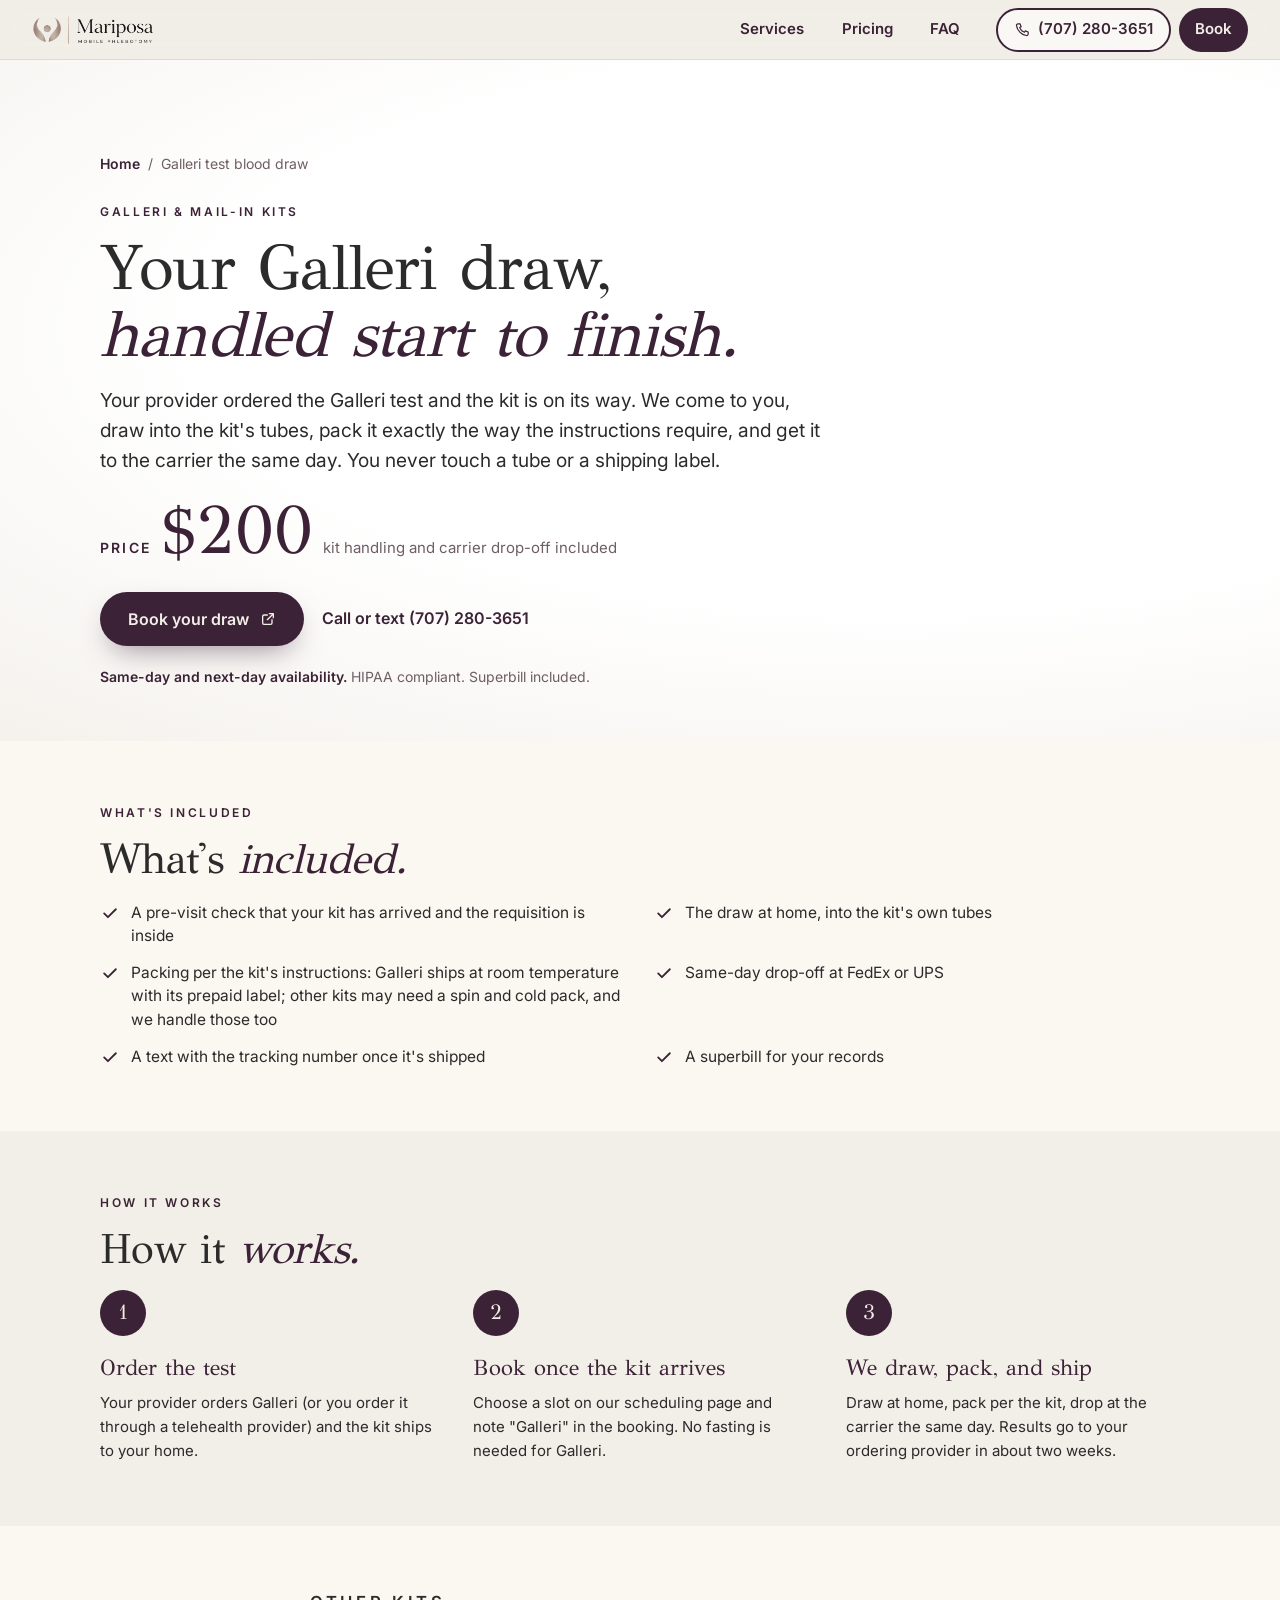
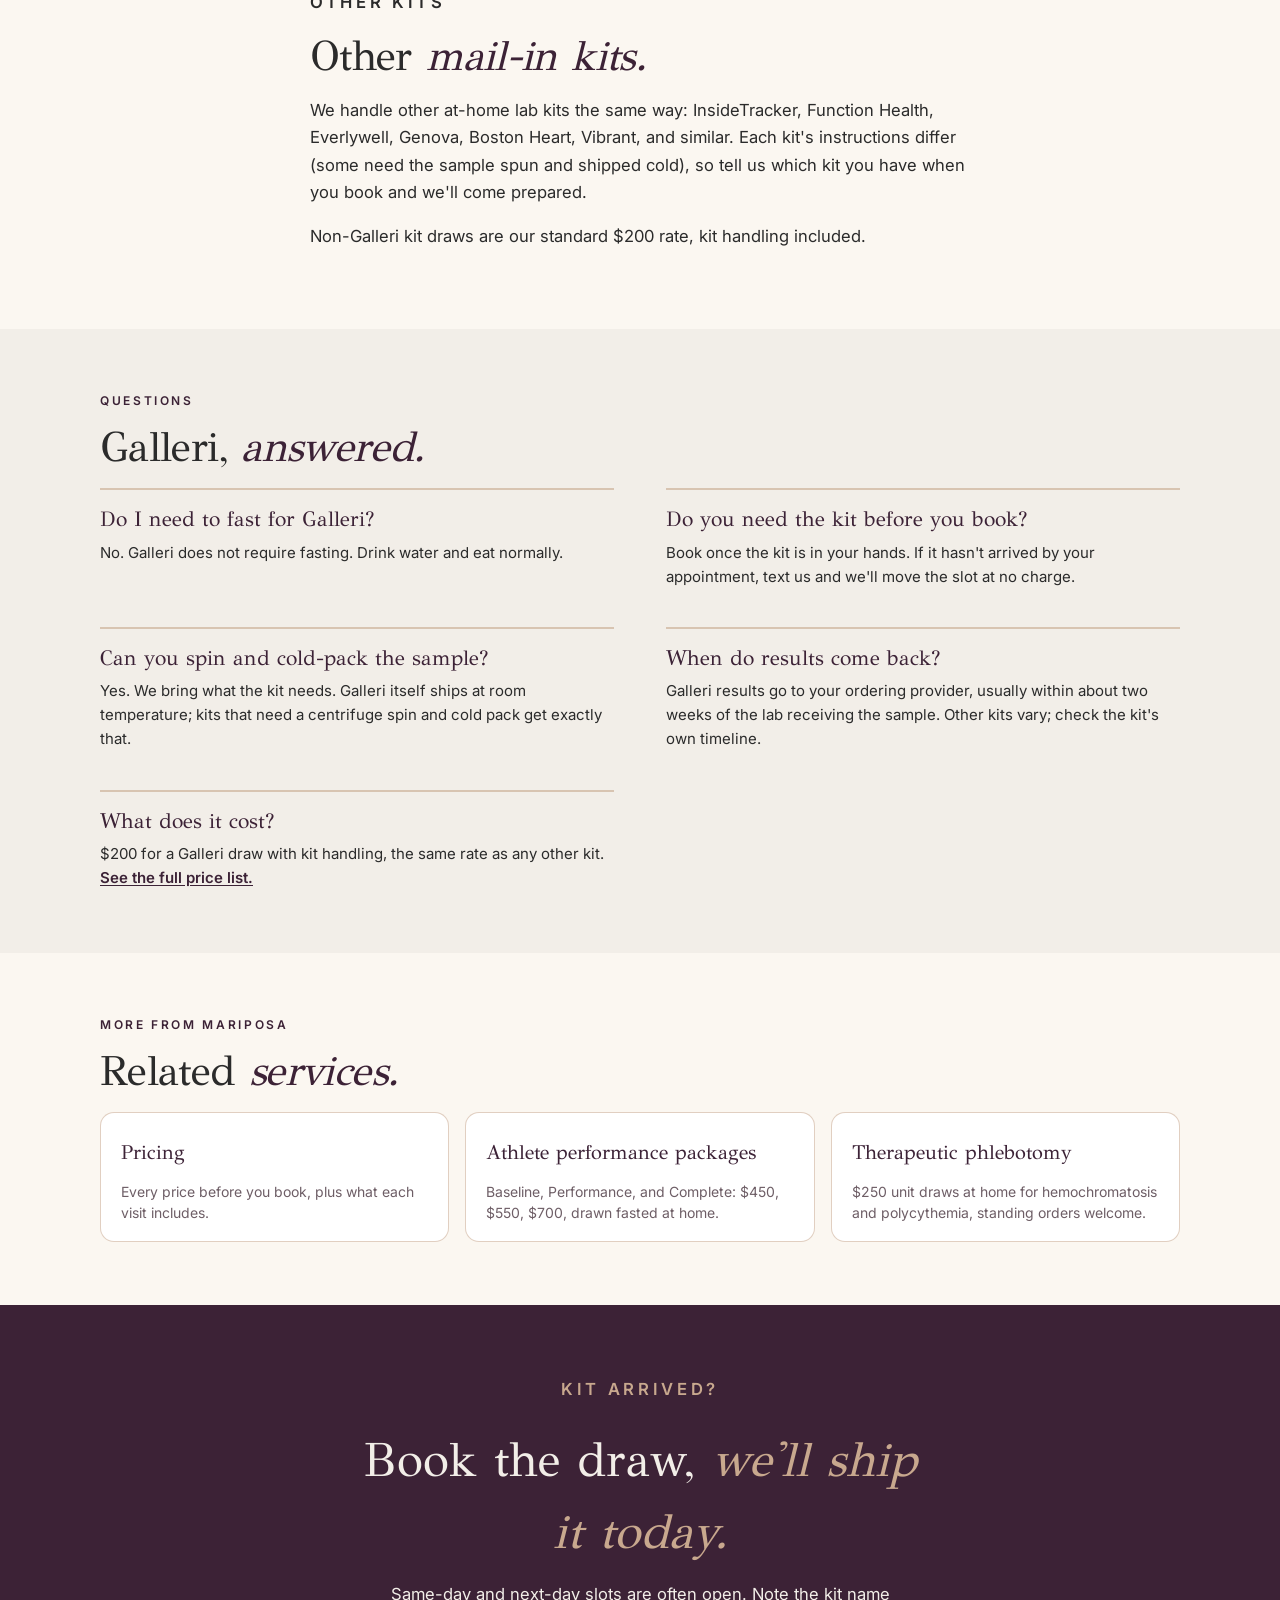
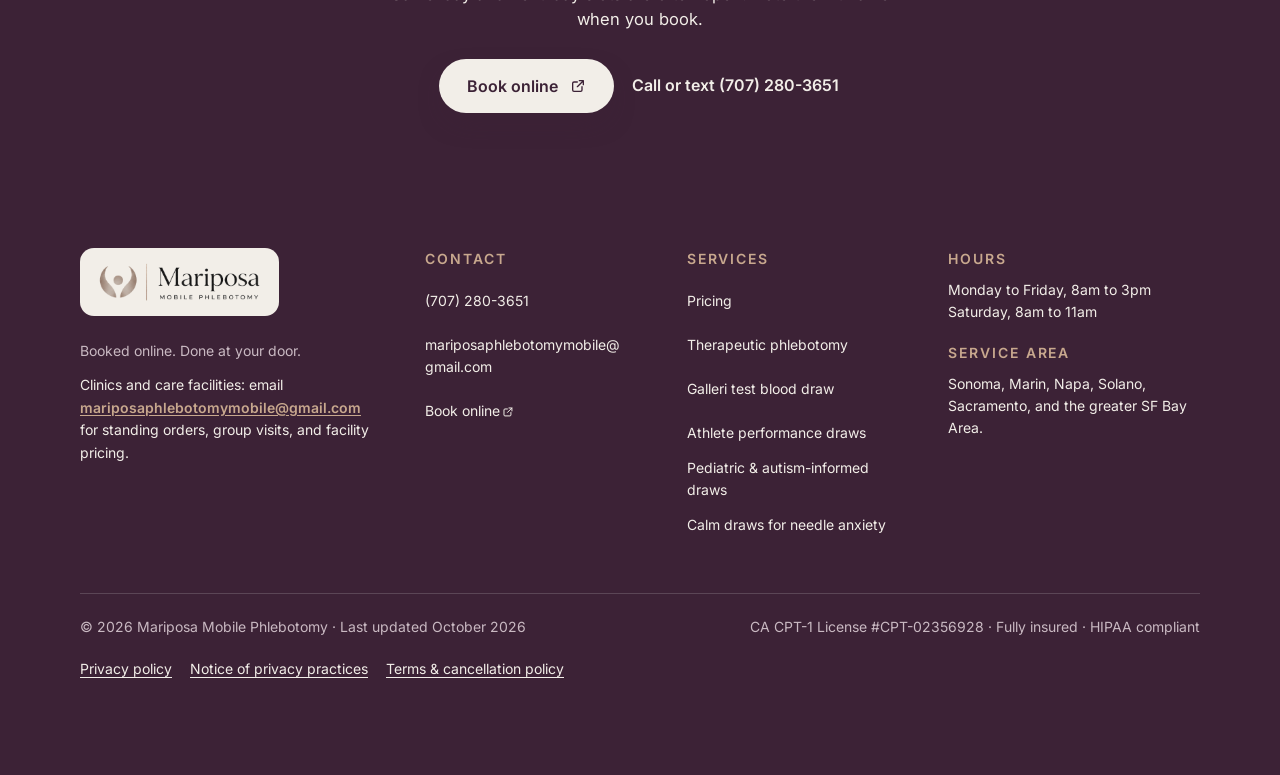
<file: galleri-test-blood-draw/index.html>
<!doctype html>
<html lang="en">
<head>
<meta charset="utf-8">
<meta name="viewport" content="width=device-width, initial-scale=1">
<title>Galleri Test Blood Draw at Home, Bay Area | Mariposa Mobile Phlebotomy</title>
<meta name="description" content="Mobile blood draw for the Galleri multi-cancer early detection test. We draw into your kit, pack it per the instructions, and drop it at the carrier the same day. $200, kit handling included. Sonoma, Marin, Napa, Solano, Sacramento.">
<link rel="canonical" href="https://localphlebotomy.com/galleri-test-blood-draw/">
<meta name="theme-color" content="#3C2236">
<meta name="robots" content="index, follow, max-image-preview:large, max-snippet:-1">
<link rel="icon" type="image/png" sizes="64x64" href="/assets/brand/favicon-64.png">
<link rel="apple-touch-icon" href="/assets/brand/favicon-180.png">

<meta property="og:type" content="website">
<meta property="og:site_name" content="Mariposa Mobile Phlebotomy">
<meta property="og:title" content="Galleri Test Blood Draw at Home, Bay Area | Mariposa Mobile Phlebotomy">
<meta property="og:description" content="Mobile blood draw for the Galleri multi-cancer early detection test. We draw into your kit, pack it per the instructions, and drop it at the carrier the same day. $200, kit handling included.">
<meta property="og:image" content="https://localphlebotomy.com/assets/hero-butterfly-poster.jpg">
<meta property="og:url" content="https://localphlebotomy.com/galleri-test-blood-draw/">
<meta name="twitter:card" content="summary_large_image">
<meta name="twitter:title" content="Galleri Test Blood Draw at Home, Bay Area | Mariposa Mobile Phlebotomy">
<meta name="twitter:description" content="Mobile blood draw for the Galleri multi-cancer early detection test. We draw into your kit, pack it per the instructions, and drop it at the carrier the same day. $200.">
<meta name="twitter:image" content="https://localphlebotomy.com/assets/hero-butterfly-poster.jpg">

<link rel="preconnect" href="https://fonts.googleapis.com">
<link rel="preconnect" href="https://fonts.gstatic.com" crossorigin>
<link href="https://fonts.googleapis.com/css2?family=GFS+Didot&family=Inter:wght@300;400;500;600;700&display=swap" rel="stylesheet">
<link rel="stylesheet" href="/assets/site.css">
<style>.related__list{list-style:none;margin:0;padding:0;display:grid;grid-template-columns:repeat(3,1fr);gap:16px}.related__list li{background:#fff;border:1px solid color-mix(in srgb,var(--brass) 55%,transparent);border-radius:14px;padding:18px 20px;display:flex;flex-direction:column;gap:6px}.related__list a{font-family:"GFS Didot",Georgia,serif;font-size:20px;color:var(--plum);text-decoration:none;min-height:44px;display:inline-flex;align-items:center}.related__list a:hover{text-decoration:underline}.related__list span{font-size:14px;line-height:1.5;color:var(--muted)}@media(max-width:760px){.related__list{grid-template-columns:1fr}}</style>

<script type="application/ld+json">
{
  "@context": "https://schema.org",
  "@type": "Service",
  "name": "Galleri test blood draw (mobile, with kit handling)",
  "serviceType": "Mail-in lab kit blood draw",
  "provider": {"@type": "MedicalBusiness", "name": "Mariposa Mobile Phlebotomy", "telephone": "+17072803651", "url": "https://localphlebotomy.com/"},
  "areaServed": ["Sonoma County","Marin County","Napa County","Solano County","Sacramento County","San Francisco Bay Area"],
  "url": "https://localphlebotomy.com/galleri-test-blood-draw/",
  "offers": {"@type": "Offer", "priceCurrency": "USD", "price": "200", "description": "Galleri test blood draw, kit handling and carrier drop-off included"}
}
</script>
<script type="application/ld+json">
{
  "@context": "https://schema.org",
  "@type": "FAQPage",
  "mainEntity": [
    {"@type": "Question", "name": "Do I need to fast for Galleri?", "acceptedAnswer": {"@type": "Answer", "text": "No. Galleri does not require fasting. Drink water and eat normally."}},
    {"@type": "Question", "name": "Do you need the kit before you book?", "acceptedAnswer": {"@type": "Answer", "text": "Book once the kit is in your hands. If it hasn't arrived by your appointment, text us and we'll move the slot at no charge."}},
    {"@type": "Question", "name": "Can you spin and cold-pack the sample?", "acceptedAnswer": {"@type": "Answer", "text": "Yes. We bring what the kit needs. Galleri itself ships at room temperature; kits that need a centrifuge spin and cold pack get exactly that."}},
    {"@type": "Question", "name": "When do results come back?", "acceptedAnswer": {"@type": "Answer", "text": "Galleri results go to your ordering provider, usually within about two weeks of the lab receiving the sample. Other kits vary; check the kit's own timeline."}},
    {"@type": "Question", "name": "What does it cost?", "acceptedAnswer": {"@type": "Answer", "text": "$200 for a Galleri draw with kit handling, the same rate as any other kit. See the full price list."}}
  ]
}
</script>
<script type="application/ld+json">
{
  "@context": "https://schema.org",
  "@type": "BreadcrumbList",
  "itemListElement": [
    {"@type": "ListItem", "position": 1, "name": "Home", "item": "https://localphlebotomy.com/"},
    {"@type": "ListItem", "position": 2, "name": "Galleri test blood draw", "item": "https://localphlebotomy.com/galleri-test-blood-draw/"}
  ]
}
</script>

<script>document.documentElement.classList.add('js');</script>
</head>
<body>
<a class="skip-link" href="#main">Skip to main content</a>
<header class="site-nav">
  <a class="site-nav__brand" href="/" aria-label="Mariposa Mobile Phlebotomy home">
    <img src="/assets/brand/logo-horizontal-t.png" srcset="/assets/brand/logo-horizontal-t.png 1x, /assets/brand/logo-horizontal-t-720.png 2x" alt="Mariposa Mobile Phlebotomy" width="480" height="118">
  </a>
  <nav class="site-nav__links" aria-label="Site">
    <a href="/#all-services">Services</a>
    <a href="/pricing/">Pricing</a>
    <a href="/#faq">FAQ</a>
  </nav>
  <div class="site-nav__actions">
    <a class="site-nav__call" href="tel:+17072803651">
      <svg viewBox="0 0 24 24" fill="none" aria-hidden="true"><path d="M5.5 4h3l1.6 4-2 1.3a11 11 0 0 0 6.6 6.6l1.3-2 4 1.6v3a2 2 0 0 1-2.2 2A16.5 16.5 0 0 1 3.5 6.2 2 2 0 0 1 5.5 4Z" stroke="currentColor" stroke-width="1.7" stroke-linejoin="round"/></svg>
      <span class="site-nav__call-long">(707) 280-3651</span><span class="site-nav__call-short">Call</span>
    </a>
    <a class="site-nav__book" href="https://mariposamobilephlebotomy.as.me" target="_blank" rel="noopener">Book<span class="sr-only"> on our scheduling page (opens in a new tab)</span></a>
  </div>
</header>

<a class="book-fab" id="bookFab" href="https://mariposamobilephlebotomy.as.me" target="_blank" rel="noopener">
  <svg viewBox="0 0 24 24" fill="none" aria-hidden="true"><path d="M5 12h14M13 6l6 6-6 6" stroke="currentColor" stroke-width="2.2" stroke-linecap="round" stroke-linejoin="round"/></svg>
  Book<span class="sr-only"> on our scheduling page (opens in a new tab)</span>
</a>

<main id="main" class="page" tabindex="-1">
  <section class="page__hero"><div class="page__hero-inner">
    <nav class="crumbs" aria-label="Breadcrumb"><a href="/">Home</a><span aria-hidden="true">/</span>Galleri test blood draw</nav>
    <p class="eyebrow">Galleri &amp; mail-in kits</p>
    <h1>Your Galleri draw, <em>handled start to finish.</em></h1>
    <p class="page__lead">Your provider ordered the Galleri test and the kit is on its way. We come to you, draw into the kit's tubes, pack it exactly the way the instructions require, and get it to the carrier the same day. You never touch a tube or a shipping label.</p>
    <div class="page__price"><span>Price</span><strong>$200</strong><small>kit handling and carrier drop-off included</small></div>
    <div class="cta">
      <a class="btn btn--primary" href="https://mariposamobilephlebotomy.as.me" target="_blank" rel="noopener">Book your draw<svg class="ext" viewBox="0 0 24 24" fill="none" aria-hidden="true"><path d="M14 4h6v6M20 4l-9 9M18 13v5a2 2 0 0 1-2 2H6a2 2 0 0 1-2-2V8a2 2 0 0 1 2-2h5" stroke="currentColor" stroke-width="2" stroke-linecap="round" stroke-linejoin="round"/></svg><span class="sr-only"> (opens in a new tab)</span></a>
      <a class="btn btn--ghost" href="tel:+17072803651">Call or text (707) 280-3651</a>
      <p class="cta__note"><b>Same-day and next-day availability.</b> HIPAA compliant. Superbill included.</p>
    </div>
  </div></section>

  <section class="section section--tint"><div class="section__inner">
    <p class="eyebrow">What's included</p>
    <h2>What's <em>included.</em></h2>
    <ul class="checklist">
      <li><svg viewBox="0 0 24 24" fill="none" aria-hidden="true"><path d="m5 12.5 4.5 4.5L19 7.5" stroke="currentColor" stroke-width="2.2" stroke-linecap="round" stroke-linejoin="round"/></svg><span>A pre-visit check that your kit has arrived and the requisition is inside</span></li>
      <li><svg viewBox="0 0 24 24" fill="none" aria-hidden="true"><path d="m5 12.5 4.5 4.5L19 7.5" stroke="currentColor" stroke-width="2.2" stroke-linecap="round" stroke-linejoin="round"/></svg><span>The draw at home, into the kit's own tubes</span></li>
      <!-- CONFIRM(Ellie Q3): spin and cold-pack handling for non-Galleri kits -->
      <li><svg viewBox="0 0 24 24" fill="none" aria-hidden="true"><path d="m5 12.5 4.5 4.5L19 7.5" stroke="currentColor" stroke-width="2.2" stroke-linecap="round" stroke-linejoin="round"/></svg><span>Packing per the kit's instructions: Galleri ships at room temperature with its prepaid label; other kits may need a spin and cold pack, and we handle those too</span></li>
      <li><svg viewBox="0 0 24 24" fill="none" aria-hidden="true"><path d="m5 12.5 4.5 4.5L19 7.5" stroke="currentColor" stroke-width="2.2" stroke-linecap="round" stroke-linejoin="round"/></svg><span>Same-day drop-off at FedEx or UPS</span></li>
      <li><svg viewBox="0 0 24 24" fill="none" aria-hidden="true"><path d="m5 12.5 4.5 4.5L19 7.5" stroke="currentColor" stroke-width="2.2" stroke-linecap="round" stroke-linejoin="round"/></svg><span>A text with the tracking number once it's shipped</span></li>
      <li><svg viewBox="0 0 24 24" fill="none" aria-hidden="true"><path d="m5 12.5 4.5 4.5L19 7.5" stroke="currentColor" stroke-width="2.2" stroke-linecap="round" stroke-linejoin="round"/></svg><span>A superbill for your records</span></li>
    </ul>
  </div></section>

  <section class="section"><div class="section__inner">
    <p class="eyebrow">How it works</p>
    <h2>How it <em>works.</em></h2>
    <ol class="steps__list">
      <li><span class="steps__n">1</span><h3>Order the test</h3><p>Your provider orders Galleri (or you order it through a telehealth provider) and the kit ships to your home.</p></li>
      <li><span class="steps__n">2</span><h3>Book once the kit arrives</h3><p>Choose a slot on our scheduling page and note "Galleri" in the booking. No fasting is needed for Galleri.</p></li>
      <li><span class="steps__n">3</span><h3>We draw, pack, and ship</h3><p>Draw at home, pack per the kit, drop at the carrier the same day. Results go to your ordering provider in about two weeks.</p></li>
    </ol>
  </div></section>

  <section class="section section--tint"><div class="section__inner prose">
    <p class="eyebrow">Other kits</p>
    <h2>Other <em>mail-in kits.</em></h2>
    <p>We handle other at-home lab kits the same way: InsideTracker, Function Health, Everlywell, Genova, Boston Heart, Vibrant, and similar. Each kit's instructions differ (some need the sample spun and shipped cold), so tell us which kit you have when you book and we'll come prepared.</p>
    <!-- CONFIRM(Ellie Q3): which kits are supported and the price for non-Galleri kits -->
    <p>Non-Galleri kit draws are our standard $200 rate, kit handling included.</p>
  </div></section>

  <section class="section" id="faq"><div class="section__inner">
    <p class="eyebrow">Questions</p>
    <h2>Galleri, <em>answered.</em></h2>
    <div class="faq__grid">
      <div class="faq__item">
        <h3>Do I need to fast for Galleri?</h3>
        <p>No. Galleri does not require fasting. Drink water and eat normally.</p>
      </div>
      <div class="faq__item">
        <h3>Do you need the kit before you book?</h3>
        <p>Book once the kit is in your hands. If it hasn't arrived by your appointment, text us and we'll move the slot at no charge.</p>
      </div>
      <div class="faq__item">
        <h3>Can you spin and cold-pack the sample?</h3>
        <!-- CONFIRM(Ellie Q3): spin and cold-pack handling for non-Galleri kits -->
        <p>Yes. We bring what the kit needs. Galleri itself ships at room temperature; kits that need a centrifuge spin and cold pack get exactly that.</p>
      </div>
      <div class="faq__item">
        <h3>When do results come back?</h3>
        <p>Galleri results go to your ordering provider, usually within about two weeks of the lab receiving the sample. Other kits vary; check the kit's own timeline.</p>
      </div>
      <div class="faq__item">
        <h3>What does it cost?</h3>
        <p>$200 for a Galleri draw with kit handling, the same rate as any other kit. <a href="/pricing/">See the full price list.</a></p>
      </div>
    </div>
  </div></section>

  <section class="section section--tint related" aria-labelledby="related-h"><div class="section__inner">
    <p class="eyebrow">More from Mariposa</p>
    <h2 id="related-h">Related <em>services.</em></h2>
    <ul class="related__list">
      <li><a href="/pricing/">Pricing</a><span>Every price before you book, plus what each visit includes.</span></li>
      <li><a href="/athlete-blood-draws/">Athlete performance packages</a><span>Baseline, Performance, and Complete: $450, $550, $700, drawn fasted at home.</span></li>
      <li><a href="/therapeutic-phlebotomy/">Therapeutic phlebotomy</a><span>$250 unit draws at home for hemochromatosis and polycythemia, standing orders welcome.</span></li>
    </ul>
  </div></section>

  <section class="cta-band">
    <p class="eyebrow">Kit arrived?</p>
    <h2>Book the draw, <em>we'll ship it today.</em></h2>
    <p>Same-day and next-day slots are often open. Note the kit name when you book.</p>
    <div class="cta">
      <a class="btn btn--primary" href="https://mariposamobilephlebotomy.as.me" target="_blank" rel="noopener">Book online<svg class="ext" viewBox="0 0 24 24" fill="none" aria-hidden="true"><path d="M14 4h6v6M20 4l-9 9M18 13v5a2 2 0 0 1-2 2H6a2 2 0 0 1-2-2V8a2 2 0 0 1 2-2h5" stroke="currentColor" stroke-width="2" stroke-linecap="round" stroke-linejoin="round"/></svg><span class="sr-only"> (opens in a new tab)</span></a>
      <a class="btn btn--ghost" href="tel:+17072803651">Call or text (707) 280-3651</a>
    </div>
  </section>
</main>

<footer class="site-footer" id="footer">
  <div class="foot__inner">
    <div class="foot__brand">
      <span class="foot__brand-chip"><img class="foot__logo" src="/assets/brand/logo-horizontal-t.png" srcset="/assets/brand/logo-horizontal-t.png 1x, /assets/brand/logo-horizontal-t-720.png 2x" alt="" width="480" height="118" loading="lazy" decoding="async"></span>
      <p class="foot__tag">Booked online. Done at your door.</p>
      <p class="foot__clinics">Clinics and care facilities: email <a href="mailto:mariposaphlebotomymobile@gmail.com">mariposaphlebotomymobile@<wbr>gmail.com</a> for standing orders, group visits, and facility pricing.</p>
    </div>
    <div class="foot__col">
      <h4>Contact</h4>
      <a href="tel:+17072803651">(707) 280-3651</a>
      <a href="mailto:mariposaphlebotomymobile@gmail.com">mariposaphlebotomymobile@<wbr>gmail.com</a>
      <a href="https://mariposamobilephlebotomy.as.me" target="_blank" rel="noopener">Book online<svg class="ext" viewBox="0 0 24 24" fill="none" aria-hidden="true"><path d="M14 4h6v6M20 4l-9 9M18 13v5a2 2 0 0 1-2 2H6a2 2 0 0 1-2-2V8a2 2 0 0 1 2-2h5" stroke="currentColor" stroke-width="2" stroke-linecap="round" stroke-linejoin="round"/></svg><span class="sr-only"> (opens in a new tab)</span></a>
    </div>
    <div class="foot__col">
      <h4>Services</h4>
      <a href="/pricing/">Pricing</a>
      <a href="/therapeutic-phlebotomy/">Therapeutic phlebotomy</a>
      <a href="/galleri-test-blood-draw/">Galleri test blood draw</a>
      <a href="/athlete-blood-draws/">Athlete performance draws</a>
      <a href="/pediatric-blood-draws/">Pediatric &amp; autism-informed draws</a>
      <a href="/calm-blood-draws/">Calm draws for needle anxiety</a>
    </div>
    <div class="foot__col">
      <h4>Hours</h4>
      <p>Monday to Friday, 8am to 3pm</p>
      <p>Saturday, 8am to 11am</p>
      <h4>Service area</h4>
      <p>Sonoma, Marin, Napa, Solano, Sacramento, and the greater SF Bay Area.</p>
    </div>
  </div>
  <div class="foot__legal">
    <span>&copy; 2026 Mariposa Mobile Phlebotomy &middot; Last updated October 2026</span>
    <span>CA CPT-1 License #CPT-02356928 &middot; Fully insured &middot; HIPAA compliant</span>
    <nav class="foot__legal-links" aria-label="Legal">
      <a href="/privacy/">Privacy policy</a>
      <a href="/privacy/#hipaa">Notice of privacy practices</a>
      <a href="/terms/">Terms &amp; cancellation policy</a>
    </nav>
  </div>
</footer>

<script>
(function(){
  var fab = document.getElementById('bookFab'); if (!fab) return;
  var foot = document.querySelector('.site-footer');
  var plum = Array.prototype.slice.call(document.querySelectorAll('.cta-band,.section--plum'));
  function upd(){
    fab.classList.toggle('show', window.scrollY > 240);
    var r = fab.getBoundingClientRect(), cy = r.top + r.height / 2;
    var fb = foot ? foot.getBoundingClientRect() : null;
    fab.classList.toggle('book-fab--hide', !!fb && fb.top < window.innerHeight);
    fab.classList.toggle('book-fab--onplum', plum.some(function(s){ var b = s.getBoundingClientRect(); return cy >= b.top && cy <= b.bottom; }));
  }
  window.addEventListener('scroll', upd, {passive:true}); window.addEventListener('resize', upd); upd();
})();
</script>
</body>
</html>
</file>
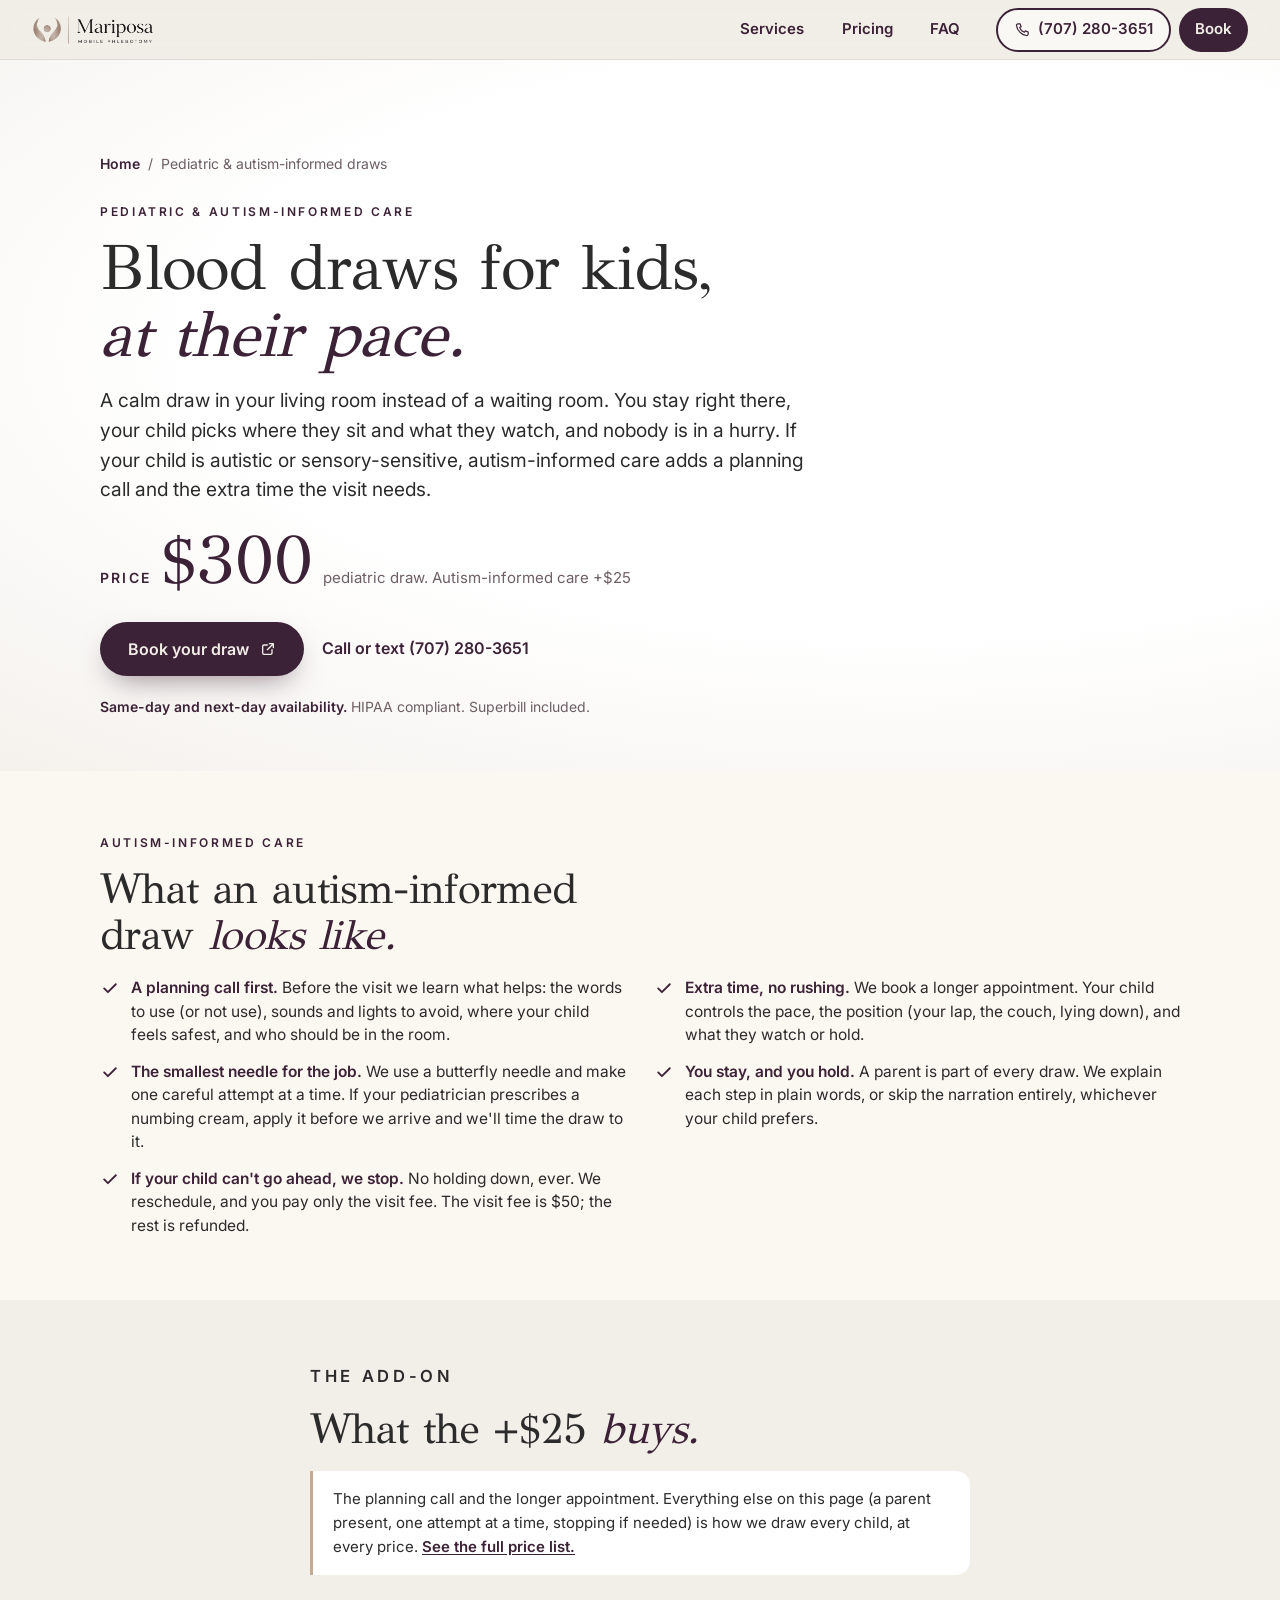
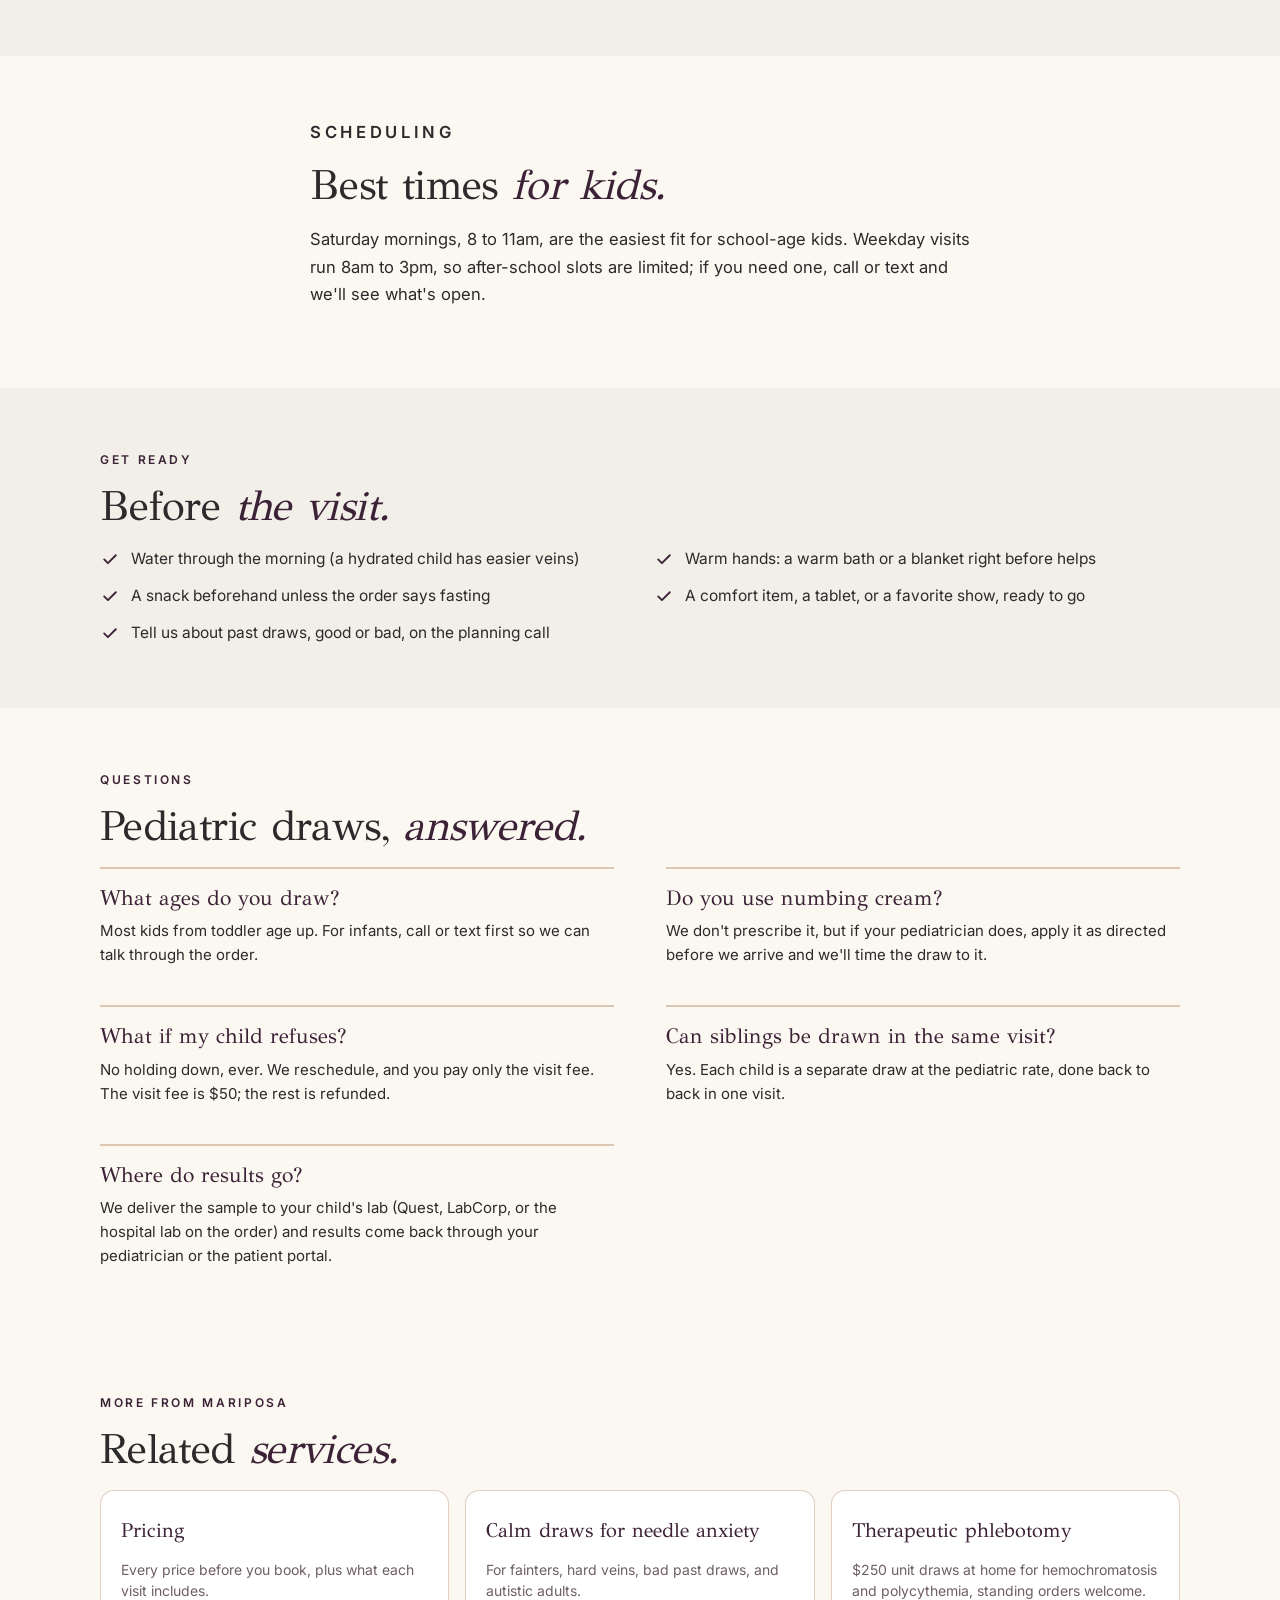
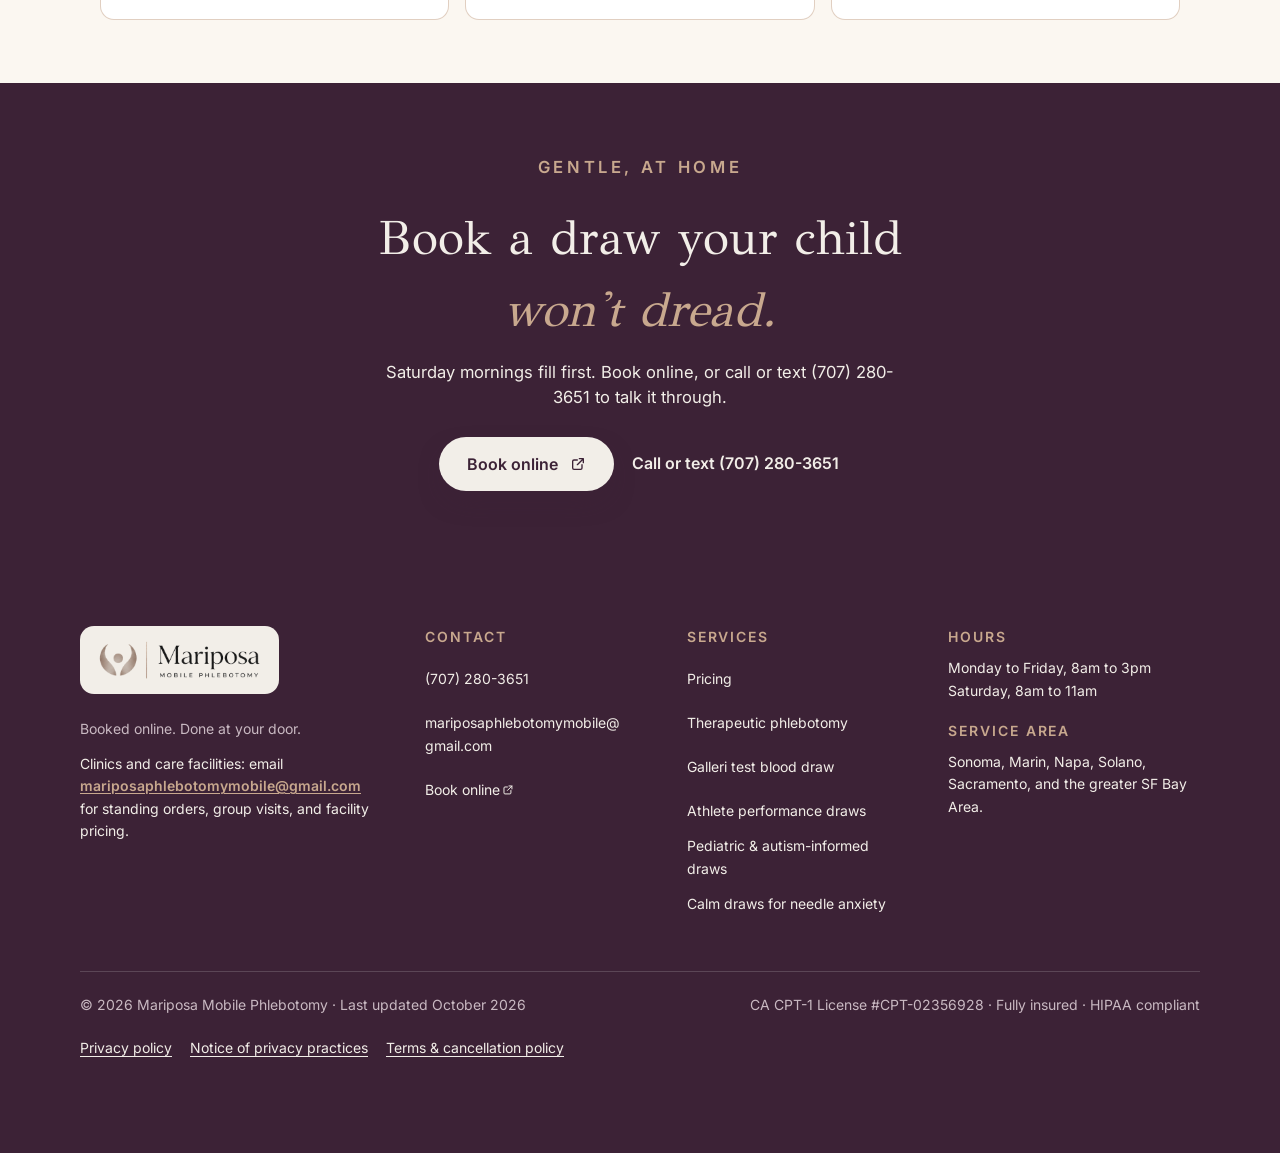
<file: pediatric-blood-draws/index.html>
<!doctype html>
<html lang="en">
<head>
<meta charset="utf-8">
<meta name="viewport" content="width=device-width, initial-scale=1">
<title>Pediatric &amp; Autism-Informed Blood Draws at Home, Bay Area | Mariposa Mobile Phlebotomy</title>
<meta name="description" content="Gentle in-home blood draws for kids, including autism-informed, sensory-aware care. Pediatric draws $300, autism-informed +$25. Parent stays, no holding down, we stop if your child can't go ahead. Call or text (707) 280-3651.">
<link rel="canonical" href="https://localphlebotomy.com/pediatric-blood-draws/">
<meta name="theme-color" content="#3C2236">
<meta name="robots" content="index, follow, max-image-preview:large, max-snippet:-1">
<link rel="icon" type="image/png" sizes="64x64" href="/assets/brand/favicon-64.png">
<link rel="apple-touch-icon" href="/assets/brand/favicon-180.png">

<meta property="og:type" content="website">
<meta property="og:site_name" content="Mariposa Mobile Phlebotomy">
<meta property="og:title" content="Pediatric &amp; Autism-Informed Blood Draws at Home, Bay Area | Mariposa Mobile Phlebotomy">
<meta property="og:description" content="Gentle in-home blood draws for kids, including autism-informed, sensory-aware care. Pediatric draws $300, autism-informed +$25.">
<meta property="og:image" content="https://localphlebotomy.com/assets/hero-butterfly-poster.jpg">
<meta property="og:url" content="https://localphlebotomy.com/pediatric-blood-draws/">
<meta name="twitter:card" content="summary_large_image">
<meta name="twitter:title" content="Pediatric &amp; Autism-Informed Blood Draws at Home, Bay Area | Mariposa Mobile Phlebotomy">
<meta name="twitter:description" content="Gentle in-home blood draws for kids, including autism-informed, sensory-aware care. Pediatric draws $300, autism-informed +$25.">
<meta name="twitter:image" content="https://localphlebotomy.com/assets/hero-butterfly-poster.jpg">

<link rel="preconnect" href="https://fonts.googleapis.com">
<link rel="preconnect" href="https://fonts.gstatic.com" crossorigin>
<link href="https://fonts.googleapis.com/css2?family=GFS+Didot&family=Inter:wght@300;400;500;600;700&display=swap" rel="stylesheet">
<link rel="stylesheet" href="/assets/site.css">
<style>.related__list{list-style:none;margin:0;padding:0;display:grid;grid-template-columns:repeat(3,1fr);gap:16px}.related__list li{background:#fff;border:1px solid color-mix(in srgb,var(--brass) 55%,transparent);border-radius:14px;padding:18px 20px;display:flex;flex-direction:column;gap:6px}.related__list a{font-family:"GFS Didot",Georgia,serif;font-size:20px;color:var(--plum);text-decoration:none;min-height:44px;display:inline-flex;align-items:center}.related__list a:hover{text-decoration:underline}.related__list span{font-size:14px;line-height:1.5;color:var(--muted)}@media(max-width:760px){.related__list{grid-template-columns:1fr}}</style>

<script type="application/ld+json">
{
  "@context": "https://schema.org",
  "@type": "Service",
  "name": "Pediatric and autism-informed in-home blood draws",
  "serviceType": "Pediatric phlebotomy",
  "provider": {"@type": "MedicalBusiness", "name": "Mariposa Mobile Phlebotomy", "telephone": "+17072803651", "url": "https://localphlebotomy.com/"},
  "areaServed": ["Sonoma County","Marin County","Napa County","Solano County","Sacramento County","San Francisco Bay Area"],
  "url": "https://localphlebotomy.com/pediatric-blood-draws/",
  "offers": {"@type": "Offer", "priceCurrency": "USD", "price": "300", "description": "Pediatric draw, at home; autism-informed care add-on +$25"}
}
</script>
<script type="application/ld+json">
{
  "@context": "https://schema.org",
  "@type": "FAQPage",
  "mainEntity": [
    {"@type": "Question", "name": "What ages do you draw?", "acceptedAnswer": {"@type": "Answer", "text": "Most kids from toddler age up. For infants, call or text first so we can talk through the order."}},
    {"@type": "Question", "name": "Do you use numbing cream?", "acceptedAnswer": {"@type": "Answer", "text": "We don't prescribe it, but if your pediatrician does, apply it as directed before we arrive and we'll time the draw to it."}},
    {"@type": "Question", "name": "What if my child refuses?", "acceptedAnswer": {"@type": "Answer", "text": "No holding down, ever. We reschedule, and you pay only the visit fee. The visit fee is $50; the rest is refunded."}},
    {"@type": "Question", "name": "Can siblings be drawn in the same visit?", "acceptedAnswer": {"@type": "Answer", "text": "Yes. Each child is a separate draw at the pediatric rate, done back to back in one visit."}},
    {"@type": "Question", "name": "Where do results go?", "acceptedAnswer": {"@type": "Answer", "text": "We deliver the sample to your child's lab (Quest, LabCorp, or the hospital lab on the order) and results come back through your pediatrician or the patient portal."}}
  ]
}
</script>
<script type="application/ld+json">
{
  "@context": "https://schema.org",
  "@type": "BreadcrumbList",
  "itemListElement": [
    {"@type": "ListItem", "position": 1, "name": "Home", "item": "https://localphlebotomy.com/"},
    {"@type": "ListItem", "position": 2, "name": "Pediatric and autism-informed draws", "item": "https://localphlebotomy.com/pediatric-blood-draws/"}
  ]
}
</script>

<script>document.documentElement.classList.add('js');</script>
</head>
<body>
<a class="skip-link" href="#main">Skip to main content</a>
<header class="site-nav">
  <a class="site-nav__brand" href="/" aria-label="Mariposa Mobile Phlebotomy home">
    <img src="/assets/brand/logo-horizontal-t.png" srcset="/assets/brand/logo-horizontal-t.png 1x, /assets/brand/logo-horizontal-t-720.png 2x" alt="Mariposa Mobile Phlebotomy" width="480" height="118">
  </a>
  <nav class="site-nav__links" aria-label="Site">
    <a href="/#all-services">Services</a>
    <a href="/pricing/">Pricing</a>
    <a href="/#faq">FAQ</a>
  </nav>
  <div class="site-nav__actions">
    <a class="site-nav__call" href="tel:+17072803651">
      <svg viewBox="0 0 24 24" fill="none" aria-hidden="true"><path d="M5.5 4h3l1.6 4-2 1.3a11 11 0 0 0 6.6 6.6l1.3-2 4 1.6v3a2 2 0 0 1-2.2 2A16.5 16.5 0 0 1 3.5 6.2 2 2 0 0 1 5.5 4Z" stroke="currentColor" stroke-width="1.7" stroke-linejoin="round"/></svg>
      <span class="site-nav__call-long">(707) 280-3651</span><span class="site-nav__call-short">Call</span>
    </a>
    <a class="site-nav__book" href="https://mariposamobilephlebotomy.as.me" target="_blank" rel="noopener">Book<span class="sr-only"> on our scheduling page (opens in a new tab)</span></a>
  </div>
</header>

<a class="book-fab" id="bookFab" href="https://mariposamobilephlebotomy.as.me" target="_blank" rel="noopener">
  <svg viewBox="0 0 24 24" fill="none" aria-hidden="true"><path d="M5 12h14M13 6l6 6-6 6" stroke="currentColor" stroke-width="2.2" stroke-linecap="round" stroke-linejoin="round"/></svg>
  Book<span class="sr-only"> on our scheduling page (opens in a new tab)</span>
</a>

<main id="main" class="page" tabindex="-1">
  <section class="page__hero"><div class="page__hero-inner">
    <nav class="crumbs" aria-label="Breadcrumb"><a href="/">Home</a><span aria-hidden="true">/</span>Pediatric &amp; autism-informed draws</nav>
    <p class="eyebrow">Pediatric &amp; autism-informed care</p>
    <h1>Blood draws for kids, <em>at their pace.</em></h1>
    <p class="page__lead">A calm draw in your living room instead of a waiting room. You stay right there, your child picks where they sit and what they watch, and nobody is in a hurry. If your child is autistic or sensory-sensitive, autism-informed care adds a planning call and the extra time the visit needs.</p>
    <div class="page__price"><span>Price</span><strong>$300</strong><small>pediatric draw. Autism-informed care +$25</small></div>
    <div class="cta">
      <a class="btn btn--primary" href="https://mariposamobilephlebotomy.as.me" target="_blank" rel="noopener">Book your draw<svg class="ext" viewBox="0 0 24 24" fill="none" aria-hidden="true"><path d="M14 4h6v6M20 4l-9 9M18 13v5a2 2 0 0 1-2 2H6a2 2 0 0 1-2-2V8a2 2 0 0 1 2-2h5" stroke="currentColor" stroke-width="2" stroke-linecap="round" stroke-linejoin="round"/></svg><span class="sr-only"> (opens in a new tab)</span></a>
      <a class="btn btn--ghost" href="tel:+17072803651">Call or text (707) 280-3651</a>
      <p class="cta__note"><b>Same-day and next-day availability.</b> HIPAA compliant. Superbill included.</p>
    </div>
  </div></section>

  <section class="section section--tint"><div class="section__inner">
    <p class="eyebrow">Autism-informed care</p>
    <h2>What an autism-informed draw <em>looks like.</em></h2>
    <ul class="checklist">
      <li><svg viewBox="0 0 24 24" fill="none" aria-hidden="true"><path d="m5 12.5 4.5 4.5L19 7.5" stroke="currentColor" stroke-width="2.2" stroke-linecap="round" stroke-linejoin="round"/></svg><span><b>A planning call first.</b> Before the visit we learn what helps: the words to use (or not use), sounds and lights to avoid, where your child feels safest, and who should be in the room.</span></li>
      <li><svg viewBox="0 0 24 24" fill="none" aria-hidden="true"><path d="m5 12.5 4.5 4.5L19 7.5" stroke="currentColor" stroke-width="2.2" stroke-linecap="round" stroke-linejoin="round"/></svg><span><b>Extra time, no rushing.</b> We book a longer appointment. Your child controls the pace, the position (your lap, the couch, lying down), and what they watch or hold.</span></li>
      <li><svg viewBox="0 0 24 24" fill="none" aria-hidden="true"><path d="m5 12.5 4.5 4.5L19 7.5" stroke="currentColor" stroke-width="2.2" stroke-linecap="round" stroke-linejoin="round"/></svg><span><b>The smallest needle for the job.</b> <!-- CONFIRM(Ellie Q4): needle type and numbing cream practice -->We use a butterfly needle and make one careful attempt at a time. If your pediatrician prescribes a numbing cream, apply it before we arrive and we'll time the draw to it.</span></li>
      <li><svg viewBox="0 0 24 24" fill="none" aria-hidden="true"><path d="m5 12.5 4.5 4.5L19 7.5" stroke="currentColor" stroke-width="2.2" stroke-linecap="round" stroke-linejoin="round"/></svg><span><b>You stay, and you hold.</b> A parent is part of every draw. We explain each step in plain words, or skip the narration entirely, whichever your child prefers.</span></li>
      <li><svg viewBox="0 0 24 24" fill="none" aria-hidden="true"><path d="m5 12.5 4.5 4.5L19 7.5" stroke="currentColor" stroke-width="2.2" stroke-linecap="round" stroke-linejoin="round"/></svg><span><b>If your child can't go ahead, we stop.</b> No holding down, ever. We reschedule, and you pay only the visit fee. The visit fee is $50; the rest is refunded.</span></li>
    </ul>
  </div></section>

  <section class="section"><div class="section__inner prose">
    <p class="eyebrow">The add-on</p>
    <h2>What the +$25 <em>buys.</em></h2>
    <div class="callout">
      <p>The planning call and the longer appointment. Everything else on this page (a parent present, one attempt at a time, stopping if needed) is how we draw every child, at every price. <a href="/pricing/">See the full price list.</a></p>
    </div>
  </div></section>

  <section class="section section--tint"><div class="section__inner prose">
    <p class="eyebrow">Scheduling</p>
    <h2>Best times <em>for kids.</em></h2>
    <!-- CONFIRM(Ellie Q8): Saturday and after-school availability -->
    <p>Saturday mornings, 8 to 11am, are the easiest fit for school-age kids. Weekday visits run 8am to 3pm, so after-school slots are limited; if you need one, call or text and we'll see what's open.</p>
  </div></section>

  <section class="section"><div class="section__inner">
    <p class="eyebrow">Get ready</p>
    <h2>Before <em>the visit.</em></h2>
    <ul class="checklist">
      <li><svg viewBox="0 0 24 24" fill="none" aria-hidden="true"><path d="m5 12.5 4.5 4.5L19 7.5" stroke="currentColor" stroke-width="2.2" stroke-linecap="round" stroke-linejoin="round"/></svg><span>Water through the morning (a hydrated child has easier veins)</span></li>
      <li><svg viewBox="0 0 24 24" fill="none" aria-hidden="true"><path d="m5 12.5 4.5 4.5L19 7.5" stroke="currentColor" stroke-width="2.2" stroke-linecap="round" stroke-linejoin="round"/></svg><span>Warm hands: a warm bath or a blanket right before helps</span></li>
      <li><svg viewBox="0 0 24 24" fill="none" aria-hidden="true"><path d="m5 12.5 4.5 4.5L19 7.5" stroke="currentColor" stroke-width="2.2" stroke-linecap="round" stroke-linejoin="round"/></svg><span>A snack beforehand unless the order says fasting</span></li>
      <li><svg viewBox="0 0 24 24" fill="none" aria-hidden="true"><path d="m5 12.5 4.5 4.5L19 7.5" stroke="currentColor" stroke-width="2.2" stroke-linecap="round" stroke-linejoin="round"/></svg><span>A comfort item, a tablet, or a favorite show, ready to go</span></li>
      <li><svg viewBox="0 0 24 24" fill="none" aria-hidden="true"><path d="m5 12.5 4.5 4.5L19 7.5" stroke="currentColor" stroke-width="2.2" stroke-linecap="round" stroke-linejoin="round"/></svg><span>Tell us about past draws, good or bad, on the planning call</span></li>
    </ul>
  </div></section>

  <section class="section section--tint" id="faq"><div class="section__inner">
    <p class="eyebrow">Questions</p>
    <h2>Pediatric draws, <em>answered.</em></h2>
    <div class="faq__grid">
      <div class="faq__item">
        <h3>What ages do you draw?</h3>
        <!-- CONFIRM(Ellie Q14): minimum age -->
        <p>Most kids from toddler age up. For infants, call or text first so we can talk through the order.</p>
      </div>
      <div class="faq__item">
        <h3>Do you use numbing cream?</h3>
        <!-- CONFIRM(Ellie Q4): needle type and numbing cream practice -->
        <p>We don't prescribe it, but if your pediatrician does, apply it as directed before we arrive and we'll time the draw to it.</p>
      </div>
      <div class="faq__item">
        <h3>What if my child refuses?</h3>
        <p>No holding down, ever. We reschedule, and you pay only the visit fee. The visit fee is $50; the rest is refunded.</p>
      </div>
      <div class="faq__item">
        <h3>Can siblings be drawn in the same visit?</h3>
        <p>Yes. Each child is a separate draw at the pediatric rate, done back to back in one visit.</p>
        <!-- CONFIRM(Ellie Q15): sibling pricing -->
      </div>
      <div class="faq__item">
        <h3>Where do results go?</h3>
        <p>We deliver the sample to your child's lab (Quest, LabCorp, or the hospital lab on the order) and results come back through your pediatrician or the patient portal.</p>
      </div>
    </div>
  </div></section>

  <section class="section section--tint related" aria-labelledby="related-h"><div class="section__inner">
    <p class="eyebrow">More from Mariposa</p>
    <h2 id="related-h">Related <em>services.</em></h2>
    <ul class="related__list">
      <li><a href="/pricing/">Pricing</a><span>Every price before you book, plus what each visit includes.</span></li>
      <li><a href="/calm-blood-draws/">Calm draws for needle anxiety</a><span>For fainters, hard veins, bad past draws, and autistic adults.</span></li>
      <li><a href="/therapeutic-phlebotomy/">Therapeutic phlebotomy</a><span>$250 unit draws at home for hemochromatosis and polycythemia, standing orders welcome.</span></li>
    </ul>
  </div></section>

  <section class="cta-band">
    <p class="eyebrow">Gentle, at home</p>
    <h2>Book a draw your child <em>won't dread.</em></h2>
    <p>Saturday mornings fill first. Book online, or call or text (707) 280-3651 to talk it through.</p>
    <div class="cta">
      <a class="btn btn--primary" href="https://mariposamobilephlebotomy.as.me" target="_blank" rel="noopener">Book online<svg class="ext" viewBox="0 0 24 24" fill="none" aria-hidden="true"><path d="M14 4h6v6M20 4l-9 9M18 13v5a2 2 0 0 1-2 2H6a2 2 0 0 1-2-2V8a2 2 0 0 1 2-2h5" stroke="currentColor" stroke-width="2" stroke-linecap="round" stroke-linejoin="round"/></svg><span class="sr-only"> (opens in a new tab)</span></a>
      <a class="btn btn--ghost" href="tel:+17072803651">Call or text (707) 280-3651</a>
    </div>
  </section>
</main>

<footer class="site-footer" id="footer">
  <div class="foot__inner">
    <div class="foot__brand">
      <span class="foot__brand-chip"><img class="foot__logo" src="/assets/brand/logo-horizontal-t.png" srcset="/assets/brand/logo-horizontal-t.png 1x, /assets/brand/logo-horizontal-t-720.png 2x" alt="" width="480" height="118" loading="lazy" decoding="async"></span>
      <p class="foot__tag">Booked online. Done at your door.</p>
      <p class="foot__clinics">Clinics and care facilities: email <a href="mailto:mariposaphlebotomymobile@gmail.com">mariposaphlebotomymobile@<wbr>gmail.com</a> for standing orders, group visits, and facility pricing.</p>
    </div>
    <div class="foot__col">
      <h4>Contact</h4>
      <a href="tel:+17072803651">(707) 280-3651</a>
      <a href="mailto:mariposaphlebotomymobile@gmail.com">mariposaphlebotomymobile@<wbr>gmail.com</a>
      <a href="https://mariposamobilephlebotomy.as.me" target="_blank" rel="noopener">Book online<svg class="ext" viewBox="0 0 24 24" fill="none" aria-hidden="true"><path d="M14 4h6v6M20 4l-9 9M18 13v5a2 2 0 0 1-2 2H6a2 2 0 0 1-2-2V8a2 2 0 0 1 2-2h5" stroke="currentColor" stroke-width="2" stroke-linecap="round" stroke-linejoin="round"/></svg><span class="sr-only"> (opens in a new tab)</span></a>
    </div>
    <div class="foot__col">
      <h4>Services</h4>
      <a href="/pricing/">Pricing</a>
      <a href="/therapeutic-phlebotomy/">Therapeutic phlebotomy</a>
      <a href="/galleri-test-blood-draw/">Galleri test blood draw</a>
      <a href="/athlete-blood-draws/">Athlete performance draws</a>
      <a href="/pediatric-blood-draws/">Pediatric &amp; autism-informed draws</a>
      <a href="/calm-blood-draws/">Calm draws for needle anxiety</a>
    </div>
    <div class="foot__col">
      <h4>Hours</h4>
      <p>Monday to Friday, 8am to 3pm</p>
      <p>Saturday, 8am to 11am</p>
      <h4>Service area</h4>
      <p>Sonoma, Marin, Napa, Solano, Sacramento, and the greater SF Bay Area.</p>
    </div>
  </div>
  <div class="foot__legal">
    <span>&copy; 2026 Mariposa Mobile Phlebotomy &middot; Last updated October 2026</span>
    <span>CA CPT-1 License #CPT-02356928 &middot; Fully insured &middot; HIPAA compliant</span>
    <nav class="foot__legal-links" aria-label="Legal">
      <a href="/privacy/">Privacy policy</a>
      <a href="/privacy/#hipaa">Notice of privacy practices</a>
      <a href="/terms/">Terms &amp; cancellation policy</a>
    </nav>
  </div>
</footer>

<script>
(function(){
  var fab = document.getElementById('bookFab'); if (!fab) return;
  var foot = document.querySelector('.site-footer');
  var plum = Array.prototype.slice.call(document.querySelectorAll('.cta-band,.section--plum'));
  function upd(){
    fab.classList.toggle('show', window.scrollY > 240);
    var r = fab.getBoundingClientRect(), cy = r.top + r.height / 2;
    var fb = foot ? foot.getBoundingClientRect() : null;
    fab.classList.toggle('book-fab--hide', !!fb && fb.top < window.innerHeight);
    fab.classList.toggle('book-fab--onplum', plum.some(function(s){ var b = s.getBoundingClientRect(); return cy >= b.top && cy <= b.bottom; }));
  }
  window.addEventListener('scroll', upd, {passive:true}); window.addEventListener('resize', upd); upd();
})();
</script>
</body>
</html>
</file>
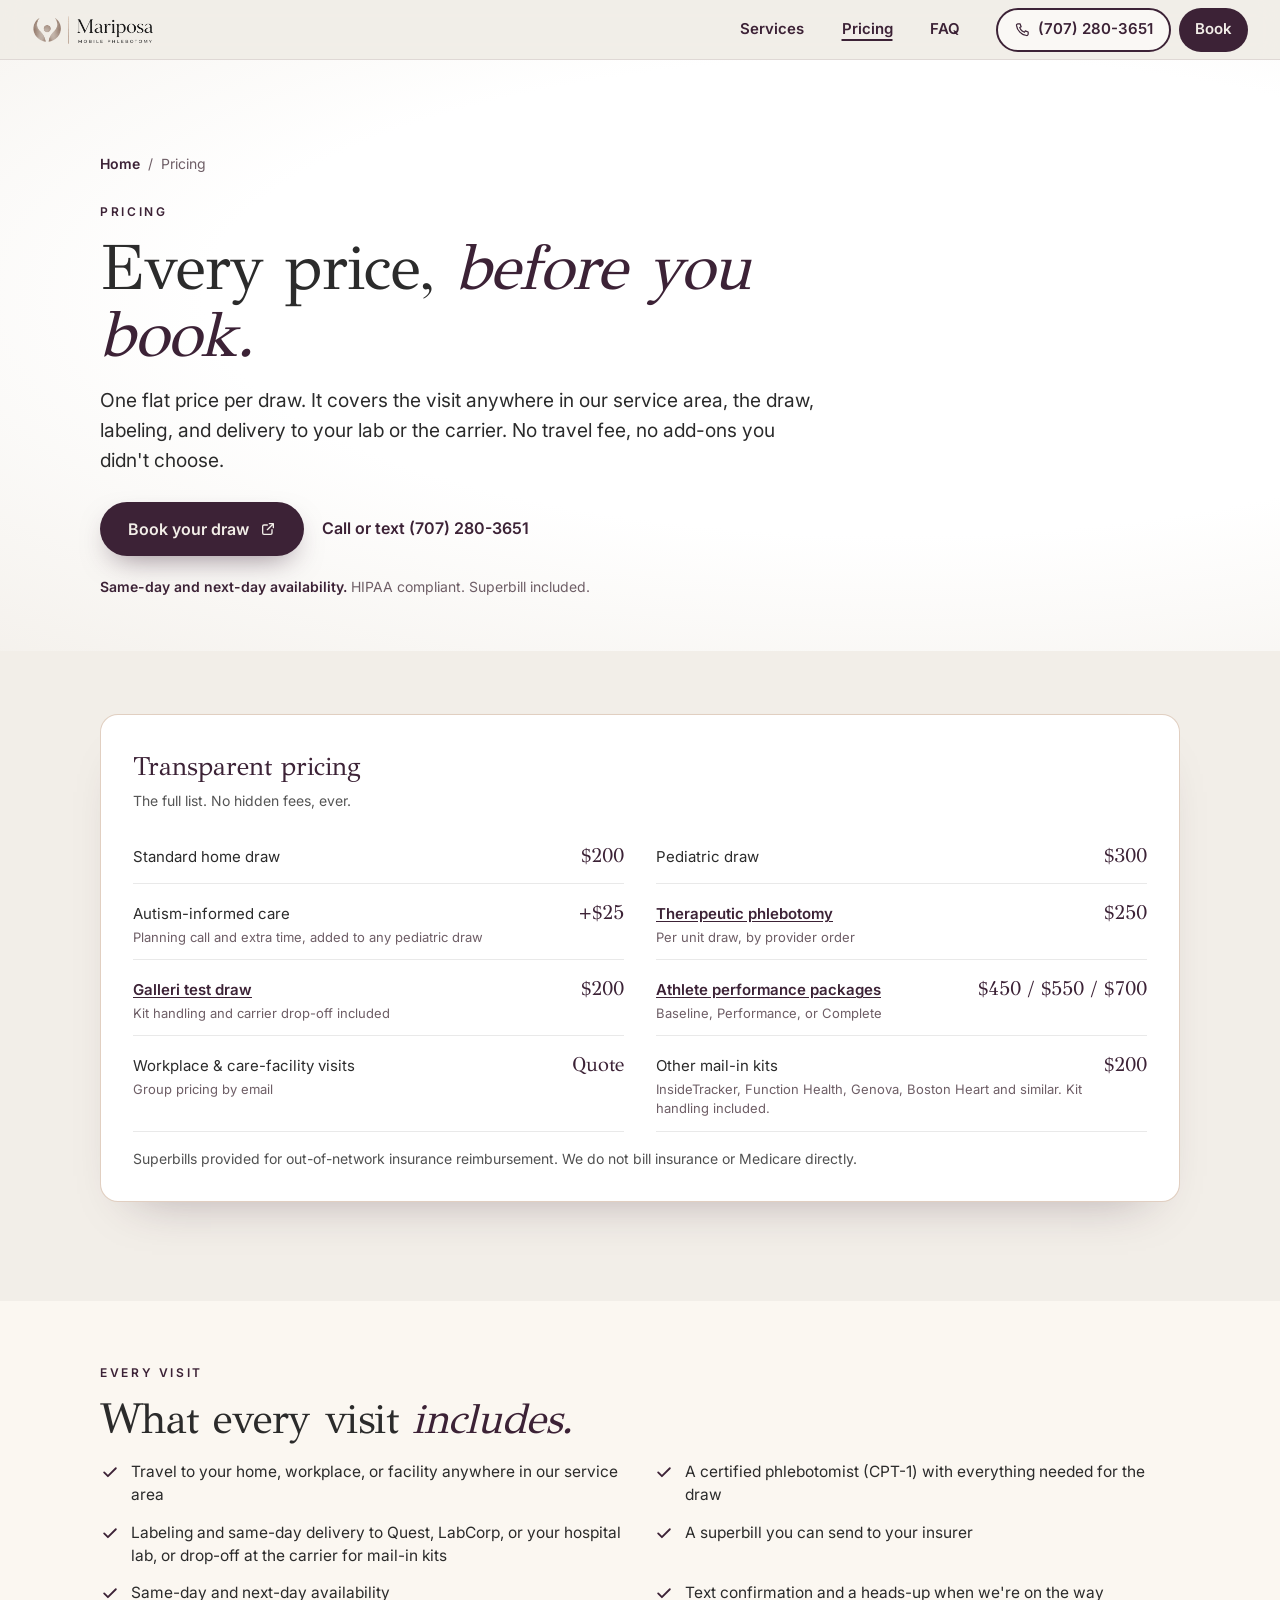
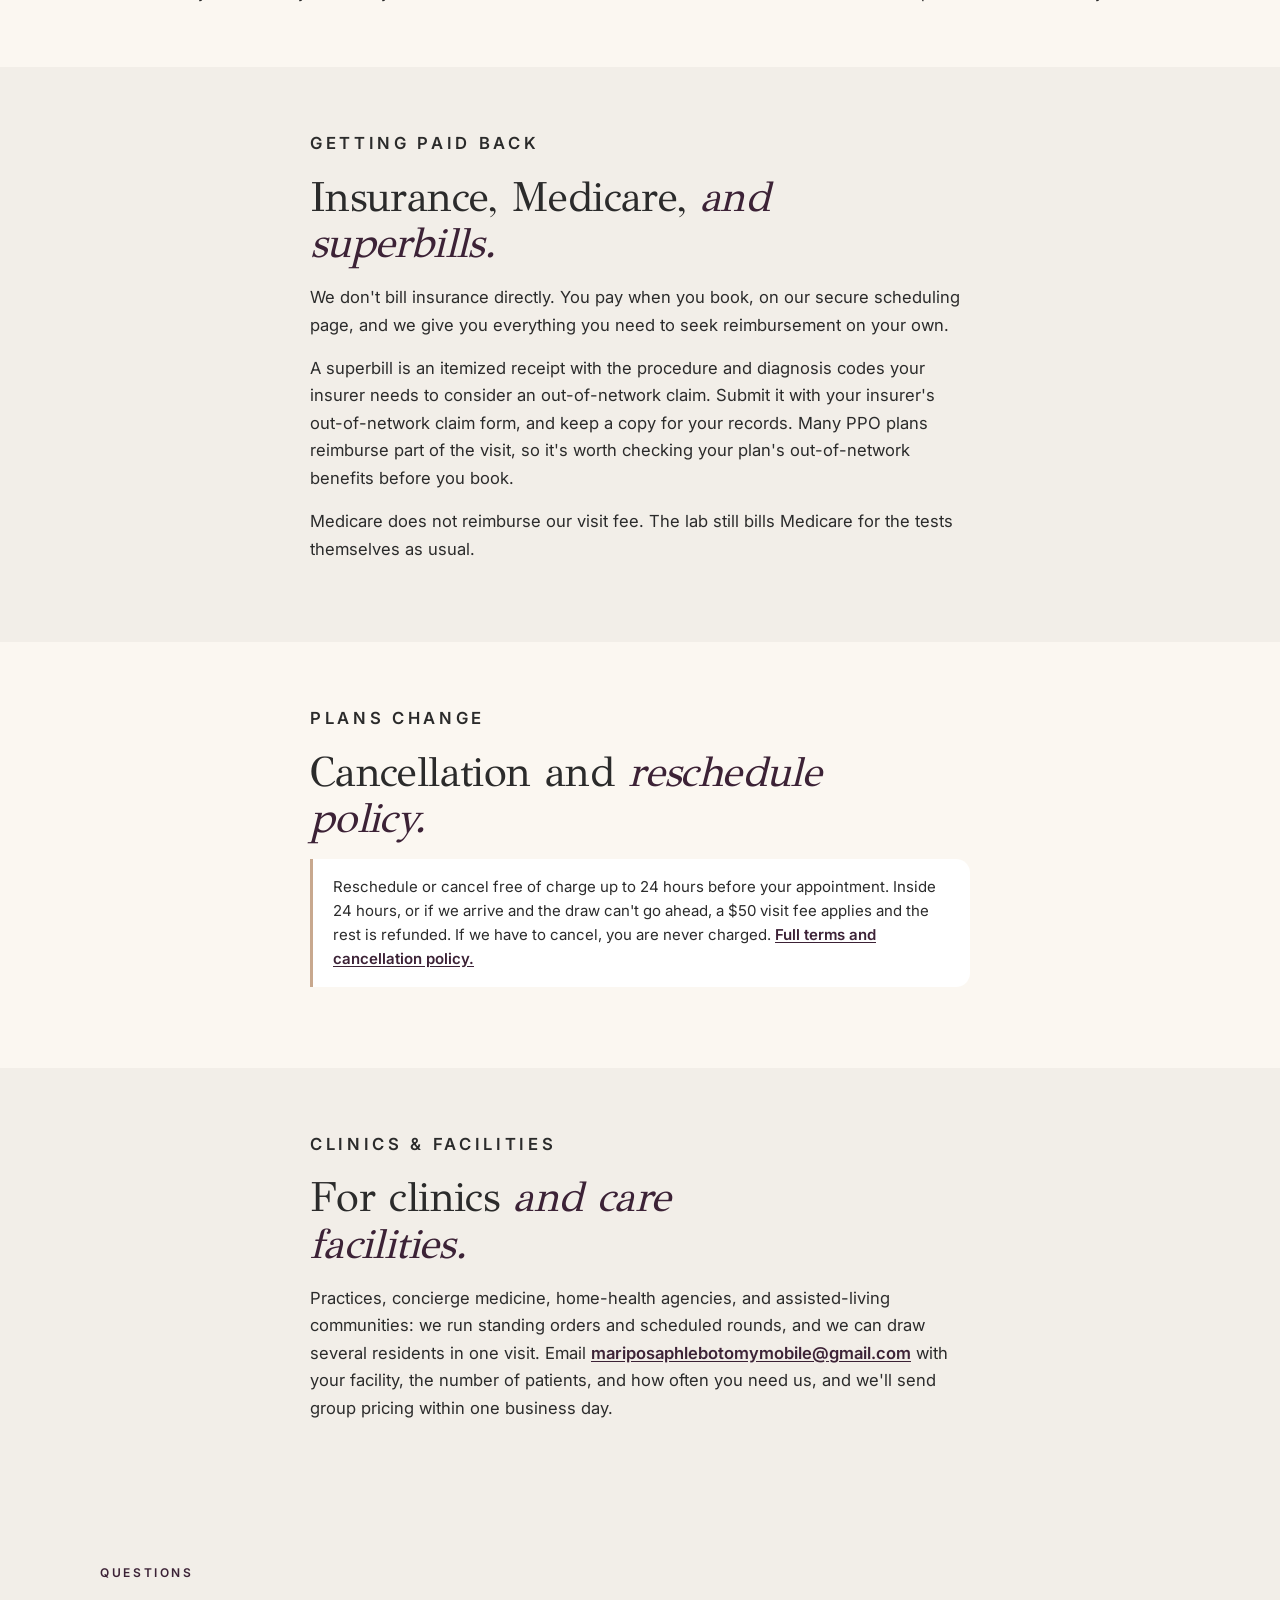
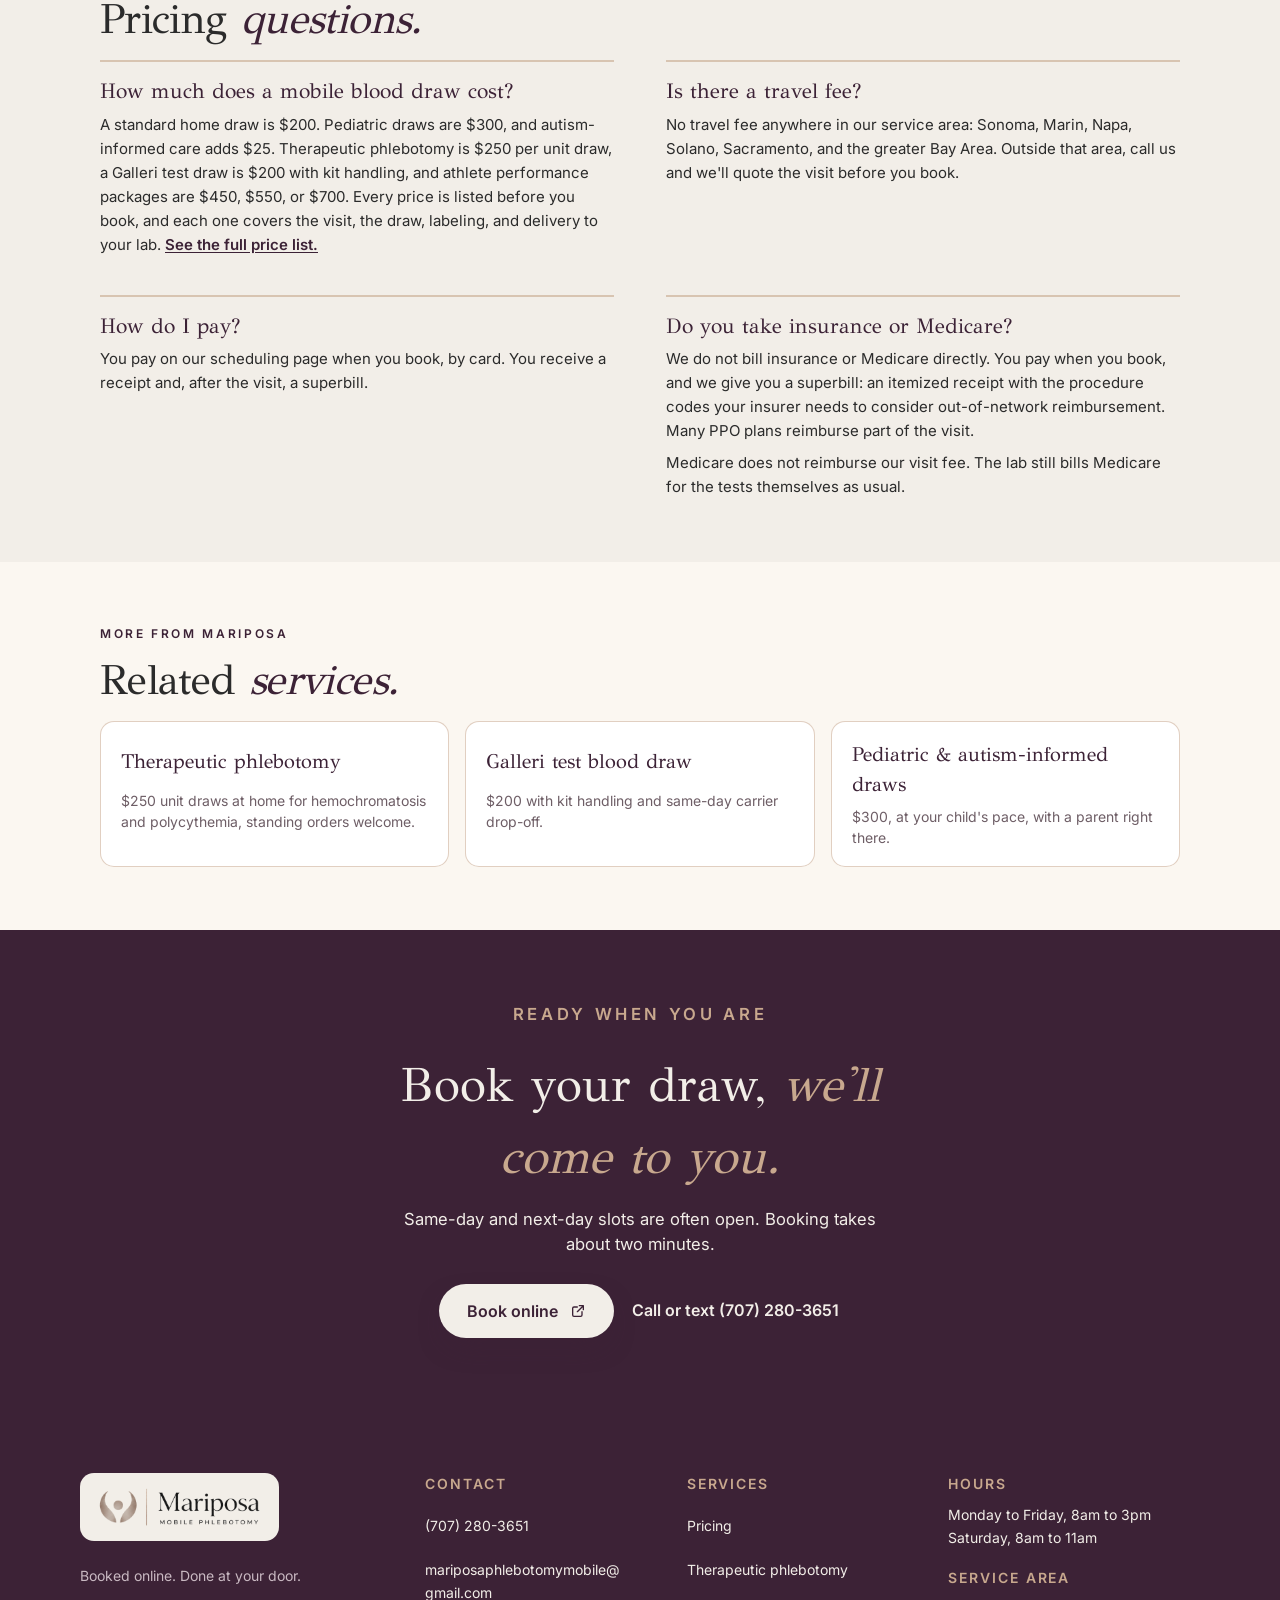
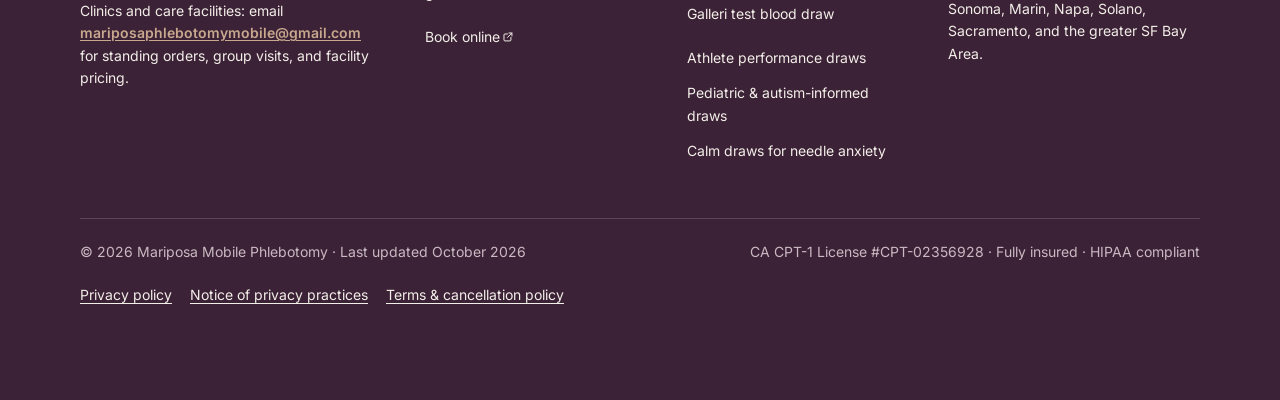
<file: pricing/index.html>
<!doctype html>
<html lang="en">
<head>
<meta charset="utf-8">
<meta name="viewport" content="width=device-width, initial-scale=1">
<title>Mobile Blood Draw Pricing, Bay Area | Mariposa Mobile Phlebotomy</title>
<meta name="description" content="Every Mariposa price before you book: standard home draw $200, pediatric $300, therapeutic phlebotomy $250, Galleri draw $200, athlete packages $450 to $700. Superbills included. Call or text (707) 280-3651.">
<link rel="canonical" href="https://localphlebotomy.com/pricing/">
<meta name="theme-color" content="#3C2236">
<meta name="robots" content="index, follow, max-image-preview:large, max-snippet:-1">
<link rel="icon" type="image/png" sizes="64x64" href="/assets/brand/favicon-64.png">
<link rel="apple-touch-icon" href="/assets/brand/favicon-180.png">

<meta property="og:type" content="website">
<meta property="og:site_name" content="Mariposa Mobile Phlebotomy">
<meta property="og:title" content="Mobile Blood Draw Pricing, Bay Area | Mariposa Mobile Phlebotomy">
<meta property="og:description" content="Every Mariposa price before you book: standard home draw $200, pediatric $300, therapeutic phlebotomy $250, Galleri draw $200, athlete packages $450 to $700. Superbills included.">
<meta property="og:image" content="https://localphlebotomy.com/assets/hero-butterfly-poster.jpg">
<meta property="og:url" content="https://localphlebotomy.com/pricing/">
<meta name="twitter:card" content="summary_large_image">
<meta name="twitter:title" content="Mobile Blood Draw Pricing, Bay Area | Mariposa Mobile Phlebotomy">
<meta name="twitter:description" content="Every Mariposa price before you book: standard home draw $200, pediatric $300, therapeutic phlebotomy $250, Galleri draw $200, athlete packages $450 to $700.">
<meta name="twitter:image" content="https://localphlebotomy.com/assets/hero-butterfly-poster.jpg">

<link rel="preconnect" href="https://fonts.googleapis.com">
<link rel="preconnect" href="https://fonts.gstatic.com" crossorigin>
<link href="https://fonts.googleapis.com/css2?family=GFS+Didot&family=Inter:wght@300;400;500;600;700&display=swap" rel="stylesheet">
<link rel="stylesheet" href="/assets/site.css">
<style>.related__list{list-style:none;margin:0;padding:0;display:grid;grid-template-columns:repeat(3,1fr);gap:16px}.related__list li{background:#fff;border:1px solid color-mix(in srgb,var(--brass) 55%,transparent);border-radius:14px;padding:18px 20px;display:flex;flex-direction:column;gap:6px}.related__list a{font-family:"GFS Didot",Georgia,serif;font-size:20px;color:var(--plum);text-decoration:none;min-height:44px;display:inline-flex;align-items:center}.related__list a:hover{text-decoration:underline}.related__list span{font-size:14px;line-height:1.5;color:var(--muted)}@media(max-width:760px){.related__list{grid-template-columns:1fr}}</style>

<script type="application/ld+json">
{
  "@context": "https://schema.org",
  "@type": "WebPage",
  "name": "Mobile Blood Draw Pricing, Bay Area",
  "description": "Every Mariposa price before you book: standard home draw $200, pediatric $300, therapeutic phlebotomy $250, Galleri draw $200, athlete packages $450 to $700.",
  "url": "https://localphlebotomy.com/pricing/"
}
</script>
<script type="application/ld+json">
{
  "@context": "https://schema.org",
  "@type": "Service",
  "serviceType": "Mobile phlebotomy pricing",
  "provider": {"@type": "MedicalBusiness", "name": "Mariposa Mobile Phlebotomy", "telephone": "+17072803651", "url": "https://localphlebotomy.com/"},
  "areaServed": ["Sonoma County","Marin County","Napa County","Solano County","Sacramento County","San Francisco Bay Area"],
  "url": "https://localphlebotomy.com/pricing/",
  "hasOfferCatalog": {
    "@type": "OfferCatalog",
    "name": "Mariposa Mobile Phlebotomy price list",
    "itemListElement": [
      {"@type": "Offer", "priceCurrency": "USD", "price": "200", "itemOffered": {"@type": "Service", "name": "Standard home draw"}},
      {"@type": "Offer", "priceCurrency": "USD", "price": "300", "itemOffered": {"@type": "Service", "name": "Pediatric draw"}},
      {"@type": "Offer", "priceCurrency": "USD", "price": "25", "itemOffered": {"@type": "Service", "name": "Autism-informed care add-on"}},
      {"@type": "Offer", "priceCurrency": "USD", "price": "250", "itemOffered": {"@type": "Service", "name": "Therapeutic phlebotomy, per unit draw"}},
      {"@type": "Offer", "priceCurrency": "USD", "price": "200", "itemOffered": {"@type": "Service", "name": "Galleri test blood draw"}},
      {"@type": "Offer", "priceCurrency": "USD", "price": "200", "itemOffered": {"@type": "Service", "name": "Other mail-in kit draw"}},
      {"@type": "Offer", "priceSpecification": {"@type": "PriceSpecification", "priceCurrency": "USD", "minPrice": "450", "maxPrice": "700"}, "itemOffered": {"@type": "Service", "name": "Athlete performance packages"}},
      {"@type": "Offer", "description": "Group pricing by email", "itemOffered": {"@type": "Service", "name": "Workplace and care-facility visits"}}
    ]
  }
}
</script>
<script type="application/ld+json">
{
  "@context": "https://schema.org",
  "@type": "FAQPage",
  "mainEntity": [
    {"@type": "Question", "name": "How much does a mobile blood draw cost?", "acceptedAnswer": {"@type": "Answer", "text": "A standard home draw is $200. Pediatric draws are $300, and autism-informed care adds $25. Therapeutic phlebotomy is $250 per unit draw, a Galleri test draw is $200 with kit handling, and athlete performance packages are $450, $550, or $700. Every price is listed before you book, and each one covers the visit, the draw, labeling, and delivery to your lab."}},
    {"@type": "Question", "name": "Is there a travel fee?", "acceptedAnswer": {"@type": "Answer", "text": "No travel fee anywhere in our service area: Sonoma, Marin, Napa, Solano, Sacramento, and the greater Bay Area. Outside that area, call us and we'll quote the visit before you book."}},
    {"@type": "Question", "name": "How do I pay?", "acceptedAnswer": {"@type": "Answer", "text": "You pay on our scheduling page when you book, by card. You receive a receipt and, after the visit, a superbill."}},
    {"@type": "Question", "name": "Do you take insurance or Medicare?", "acceptedAnswer": {"@type": "Answer", "text": "We do not bill insurance or Medicare directly. You pay when you book, and we give you a superbill: an itemized receipt with the procedure codes your insurer needs to consider out-of-network reimbursement. Many PPO plans reimburse part of the visit. Medicare does not reimburse our visit fee. The lab still bills Medicare for the tests themselves as usual."}}
  ]
}
</script>
<script type="application/ld+json">
{
  "@context": "https://schema.org",
  "@type": "BreadcrumbList",
  "itemListElement": [
    {"@type": "ListItem", "position": 1, "name": "Home", "item": "https://localphlebotomy.com/"},
    {"@type": "ListItem", "position": 2, "name": "Pricing", "item": "https://localphlebotomy.com/pricing/"}
  ]
}
</script>

<script>document.documentElement.classList.add('js');</script>
</head>
<body>
<a class="skip-link" href="#main">Skip to main content</a>
<header class="site-nav">
  <a class="site-nav__brand" href="/" aria-label="Mariposa Mobile Phlebotomy home">
    <img src="/assets/brand/logo-horizontal-t.png" srcset="/assets/brand/logo-horizontal-t.png 1x, /assets/brand/logo-horizontal-t-720.png 2x" alt="Mariposa Mobile Phlebotomy" width="480" height="118">
  </a>
  <nav class="site-nav__links" aria-label="Site">
    <a href="/#all-services">Services</a>
    <a href="/pricing/" aria-current="page">Pricing</a>
    <a href="/#faq">FAQ</a>
  </nav>
  <div class="site-nav__actions">
    <a class="site-nav__call" href="tel:+17072803651">
      <svg viewBox="0 0 24 24" fill="none" aria-hidden="true"><path d="M5.5 4h3l1.6 4-2 1.3a11 11 0 0 0 6.6 6.6l1.3-2 4 1.6v3a2 2 0 0 1-2.2 2A16.5 16.5 0 0 1 3.5 6.2 2 2 0 0 1 5.5 4Z" stroke="currentColor" stroke-width="1.7" stroke-linejoin="round"/></svg>
      <span class="site-nav__call-long">(707) 280-3651</span><span class="site-nav__call-short">Call</span>
    </a>
    <a class="site-nav__book" href="https://mariposamobilephlebotomy.as.me" target="_blank" rel="noopener">Book<span class="sr-only"> on our scheduling page (opens in a new tab)</span></a>
  </div>
</header>

<a class="book-fab" id="bookFab" href="https://mariposamobilephlebotomy.as.me" target="_blank" rel="noopener">
  <svg viewBox="0 0 24 24" fill="none" aria-hidden="true"><path d="M5 12h14M13 6l6 6-6 6" stroke="currentColor" stroke-width="2.2" stroke-linecap="round" stroke-linejoin="round"/></svg>
  Book<span class="sr-only"> on our scheduling page (opens in a new tab)</span>
</a>

<main id="main" class="page" tabindex="-1">
  <section class="page__hero"><div class="page__hero-inner">
    <nav class="crumbs" aria-label="Breadcrumb"><a href="/">Home</a><span aria-hidden="true">/</span>Pricing</nav>
    <p class="eyebrow">Pricing</p>
    <h1>Every price, <em>before you book.</em></h1>
    <!-- CONFIRM(Ellie Q12): no travel fee inside the service area -->
    <p class="page__lead">One flat price per draw. It covers the visit anywhere in our service area, the draw, labeling, and delivery to your lab or the carrier. No travel fee, no add-ons you didn't choose.</p>
    <div class="cta">
      <a class="btn btn--primary" href="https://mariposamobilephlebotomy.as.me" target="_blank" rel="noopener">Book your draw<svg class="ext" viewBox="0 0 24 24" fill="none" aria-hidden="true"><path d="M14 4h6v6M20 4l-9 9M18 13v5a2 2 0 0 1-2 2H6a2 2 0 0 1-2-2V8a2 2 0 0 1 2-2h5" stroke="currentColor" stroke-width="2" stroke-linecap="round" stroke-linejoin="round"/></svg><span class="sr-only"> (opens in a new tab)</span></a>
      <a class="btn btn--ghost" href="tel:+17072803651">Call or text (707) 280-3651</a>
      <p class="cta__note"><b>Same-day and next-day availability.</b> HIPAA compliant. Superbill included.</p>
    </div>
  </div></section>

  <section class="section"><div class="section__inner">
    <div class="pricing">
      <h3>Transparent pricing</h3>
      <p class="pricing__sub">The full list. No hidden fees, ever.</p>
      <ul class="pricing__list">
        <!-- CONFIRM(Dave Q21): the live Squarespace price list also has "Fertility / surrogate draw $150" and "Care facility and assisted living visits $200". Add them here (and to llms.txt and the homepage table) or drop them deliberately before cutover. -->
        <li><span>Standard home draw</span><b>$200</b></li>
        <li><span>Pediatric draw</span><b>$300</b></li>
        <li><span>Autism-informed care <small>Planning call and extra time, added to any pediatric draw</small></span><b>+$25</b></li>
        <li><span><a href="/therapeutic-phlebotomy/">Therapeutic phlebotomy</a> <small>Per unit draw, by provider order</small></span><b>$250</b></li>
        <li><span><a href="/galleri-test-blood-draw/">Galleri test draw</a> <small>Kit handling and carrier drop-off included</small></span><b>$200</b></li>
        <li><span><a href="/athlete-blood-draws/">Athlete performance packages</a> <small>Baseline, Performance, or Complete</small></span><b>$450 / $550 / $700</b></li>
        <li><span>Workplace &amp; care-facility visits <small>Group pricing by email</small></span><b>Quote</b></li>
        <!-- CONFIRM(Ellie Q3): price for non-Galleri kits -->
        <li><span>Other mail-in kits <small>InsideTracker, Function Health, Genova, Boston Heart and similar. Kit handling included.</small></span><b>$200</b></li>
      </ul>
      <p class="pricing__note">Superbills provided for out-of-network insurance reimbursement. We do not bill insurance or Medicare directly.</p>
    </div>
  </div></section>

  <section class="section section--tint"><div class="section__inner">
    <p class="eyebrow">Every visit</p>
    <h2>What every visit <em>includes.</em></h2>
    <ul class="checklist">
      <li><svg viewBox="0 0 24 24" fill="none" aria-hidden="true"><path d="m5 12.5 4.5 4.5L19 7.5" stroke="currentColor" stroke-width="2.2" stroke-linecap="round" stroke-linejoin="round"/></svg><span>Travel to your home, workplace, or facility anywhere in our service area</span></li>
      <li><svg viewBox="0 0 24 24" fill="none" aria-hidden="true"><path d="m5 12.5 4.5 4.5L19 7.5" stroke="currentColor" stroke-width="2.2" stroke-linecap="round" stroke-linejoin="round"/></svg><span>A certified phlebotomist (CPT-1) with everything needed for the draw</span></li>
      <li><svg viewBox="0 0 24 24" fill="none" aria-hidden="true"><path d="m5 12.5 4.5 4.5L19 7.5" stroke="currentColor" stroke-width="2.2" stroke-linecap="round" stroke-linejoin="round"/></svg><span>Labeling and same-day delivery to Quest, LabCorp, or your hospital lab, or drop-off at the carrier for mail-in kits</span></li>
      <li><svg viewBox="0 0 24 24" fill="none" aria-hidden="true"><path d="m5 12.5 4.5 4.5L19 7.5" stroke="currentColor" stroke-width="2.2" stroke-linecap="round" stroke-linejoin="round"/></svg><span>A superbill you can send to your insurer</span></li>
      <li><svg viewBox="0 0 24 24" fill="none" aria-hidden="true"><path d="m5 12.5 4.5 4.5L19 7.5" stroke="currentColor" stroke-width="2.2" stroke-linecap="round" stroke-linejoin="round"/></svg><span>Same-day and next-day availability</span></li>
      <li><svg viewBox="0 0 24 24" fill="none" aria-hidden="true"><path d="m5 12.5 4.5 4.5L19 7.5" stroke="currentColor" stroke-width="2.2" stroke-linecap="round" stroke-linejoin="round"/></svg><span>Text confirmation and a heads-up when we're on the way</span></li>
    </ul>
  </div></section>

  <section class="section"><div class="section__inner prose">
    <p class="eyebrow">Getting paid back</p>
    <h2>Insurance, Medicare, <em>and superbills.</em></h2>
    <p>We don't bill insurance directly. You pay when you book, on our secure scheduling page, and we give you everything you need to seek reimbursement on your own.</p>
    <p>A superbill is an itemized receipt with the procedure and diagnosis codes your insurer needs to consider an out-of-network claim. Submit it with your insurer's out-of-network claim form, and keep a copy for your records. Many PPO plans reimburse part of the visit, so it's worth checking your plan's out-of-network benefits before you book.</p>
    <!-- CONFIRM(Ellie Q7): Medicare wording -->
    <p>Medicare does not reimburse our visit fee. The lab still bills Medicare for the tests themselves as usual.</p>
  </div></section>

  <section class="section section--tint"><div class="section__inner prose">
    <p class="eyebrow">Plans change</p>
    <h2>Cancellation and <em>reschedule policy.</em></h2>
    <div class="callout">
      <p>Reschedule or cancel free of charge up to 24 hours before your appointment. Inside 24 hours, or if we arrive and the draw can't go ahead, a $50 visit fee applies and the rest is refunded. If we have to cancel, you are never charged. <a href="/terms/">Full terms and cancellation policy.</a></p>
    </div>
  </div></section>

  <section class="section" id="clinics"><div class="section__inner prose">
    <p class="eyebrow">Clinics &amp; facilities</p>
    <h2>For clinics <em>and care facilities.</em></h2>
    <!-- CONFIRM(Ellie Q10): one-business-day reply for group pricing requests (email address confirmed from the live site) -->
    <p>Practices, concierge medicine, home-health agencies, and assisted-living communities: we run standing orders and scheduled rounds, and we can draw several residents in one visit. Email <a href="mailto:mariposaphlebotomymobile@gmail.com">mariposaphlebotomymobile@<wbr>gmail.com</a> with your facility, the number of patients, and how often you need us, and we'll send group pricing within one business day.</p>
  </div></section>

  <section class="section" id="faq"><div class="section__inner">
    <p class="eyebrow">Questions</p>
    <h2>Pricing <em>questions.</em></h2>
    <div class="faq__grid">
      <div class="faq__item">
        <h3>How much does a mobile blood draw cost?</h3>
        <p>A standard home draw is $200. Pediatric draws are $300, and autism-informed care adds $25. Therapeutic phlebotomy is $250 per unit draw, a Galleri test draw is $200 with kit handling, and athlete performance packages are $450, $550, or $700. Every price is listed before you book, and each one covers the visit, the draw, labeling, and delivery to your lab. <a href="/pricing/">See the full price list.</a></p>
      </div>
      <div class="faq__item">
        <h3>Is there a travel fee?</h3>
        <!-- CONFIRM(Ellie Q12): no travel fee inside the service area -->
        <p>No travel fee anywhere in our service area: Sonoma, Marin, Napa, Solano, Sacramento, and the greater Bay Area. Outside that area, call us and we'll quote the visit before you book.</p>
      </div>
      <div class="faq__item">
        <h3>How do I pay?</h3>
        <!-- CONFIRM(Ellie Q13): payment timing and method -->
        <p>You pay on our scheduling page when you book, by card. You receive a receipt and, after the visit, a superbill.</p>
      </div>
      <div class="faq__item">
        <h3>Do you take insurance or Medicare?</h3>
        <p>We do not bill insurance or Medicare directly. You pay when you book, and we give you a superbill: an itemized receipt with the procedure codes your insurer needs to consider out-of-network reimbursement. Many PPO plans reimburse part of the visit.</p>
        <!-- CONFIRM(Ellie Q7): Medicare wording -->
        <p>Medicare does not reimburse our visit fee. The lab still bills Medicare for the tests themselves as usual.</p>
      </div>
    </div>
  </div></section>

  <section class="section section--tint related" aria-labelledby="related-h"><div class="section__inner">
    <p class="eyebrow">More from Mariposa</p>
    <h2 id="related-h">Related <em>services.</em></h2>
    <ul class="related__list">
      <li><a href="/therapeutic-phlebotomy/">Therapeutic phlebotomy</a><span>$250 unit draws at home for hemochromatosis and polycythemia, standing orders welcome.</span></li>
      <li><a href="/galleri-test-blood-draw/">Galleri test blood draw</a><span>$200 with kit handling and same-day carrier drop-off.</span></li>
      <li><a href="/pediatric-blood-draws/">Pediatric &amp; autism-informed draws</a><span>$300, at your child's pace, with a parent right there.</span></li>
    </ul>
  </div></section>

  <section class="cta-band">
    <p class="eyebrow">Ready when you are</p>
    <h2>Book your draw, <em>we'll come to you.</em></h2>
    <p>Same-day and next-day slots are often open. Booking takes about two minutes.</p>
    <div class="cta">
      <a class="btn btn--primary" href="https://mariposamobilephlebotomy.as.me" target="_blank" rel="noopener">Book online<svg class="ext" viewBox="0 0 24 24" fill="none" aria-hidden="true"><path d="M14 4h6v6M20 4l-9 9M18 13v5a2 2 0 0 1-2 2H6a2 2 0 0 1-2-2V8a2 2 0 0 1 2-2h5" stroke="currentColor" stroke-width="2" stroke-linecap="round" stroke-linejoin="round"/></svg><span class="sr-only"> (opens in a new tab)</span></a>
      <a class="btn btn--ghost" href="tel:+17072803651">Call or text (707) 280-3651</a>
    </div>
  </section>
</main>

<footer class="site-footer" id="footer">
  <div class="foot__inner">
    <div class="foot__brand">
      <span class="foot__brand-chip"><img class="foot__logo" src="/assets/brand/logo-horizontal-t.png" srcset="/assets/brand/logo-horizontal-t.png 1x, /assets/brand/logo-horizontal-t-720.png 2x" alt="" width="480" height="118" loading="lazy" decoding="async"></span>
      <p class="foot__tag">Booked online. Done at your door.</p>
      <p class="foot__clinics">Clinics and care facilities: email <a href="mailto:mariposaphlebotomymobile@gmail.com">mariposaphlebotomymobile@<wbr>gmail.com</a> for standing orders, group visits, and facility pricing.</p>
    </div>
    <div class="foot__col">
      <h4>Contact</h4>
      <a href="tel:+17072803651">(707) 280-3651</a>
      <a href="mailto:mariposaphlebotomymobile@gmail.com">mariposaphlebotomymobile@<wbr>gmail.com</a>
      <a href="https://mariposamobilephlebotomy.as.me" target="_blank" rel="noopener">Book online<svg class="ext" viewBox="0 0 24 24" fill="none" aria-hidden="true"><path d="M14 4h6v6M20 4l-9 9M18 13v5a2 2 0 0 1-2 2H6a2 2 0 0 1-2-2V8a2 2 0 0 1 2-2h5" stroke="currentColor" stroke-width="2" stroke-linecap="round" stroke-linejoin="round"/></svg><span class="sr-only"> (opens in a new tab)</span></a>
    </div>
    <div class="foot__col">
      <h4>Services</h4>
      <a href="/pricing/">Pricing</a>
      <a href="/therapeutic-phlebotomy/">Therapeutic phlebotomy</a>
      <a href="/galleri-test-blood-draw/">Galleri test blood draw</a>
      <a href="/athlete-blood-draws/">Athlete performance draws</a>
      <a href="/pediatric-blood-draws/">Pediatric &amp; autism-informed draws</a>
      <a href="/calm-blood-draws/">Calm draws for needle anxiety</a>
    </div>
    <div class="foot__col">
      <h4>Hours</h4>
      <p>Monday to Friday, 8am to 3pm</p>
      <p>Saturday, 8am to 11am</p>
      <h4>Service area</h4>
      <p>Sonoma, Marin, Napa, Solano, Sacramento, and the greater SF Bay Area.</p>
    </div>
  </div>
  <div class="foot__legal">
    <span>&copy; 2026 Mariposa Mobile Phlebotomy &middot; Last updated October 2026</span>
    <span>CA CPT-1 License #CPT-02356928 &middot; Fully insured &middot; HIPAA compliant</span>
    <nav class="foot__legal-links" aria-label="Legal">
      <a href="/privacy/">Privacy policy</a>
      <a href="/privacy/#hipaa">Notice of privacy practices</a>
      <a href="/terms/">Terms &amp; cancellation policy</a>
    </nav>
  </div>
</footer>

<script>
(function(){
  var fab = document.getElementById('bookFab'); if (!fab) return;
  var foot = document.querySelector('.site-footer');
  var plum = Array.prototype.slice.call(document.querySelectorAll('.cta-band,.section--plum'));
  function upd(){
    fab.classList.toggle('show', window.scrollY > 240);
    var r = fab.getBoundingClientRect(), cy = r.top + r.height / 2;
    var fb = foot ? foot.getBoundingClientRect() : null;
    fab.classList.toggle('book-fab--hide', !!fb && fb.top < window.innerHeight);
    fab.classList.toggle('book-fab--onplum', plum.some(function(s){ var b = s.getBoundingClientRect(); return cy >= b.top && cy <= b.bottom; }));
  }
  window.addEventListener('scroll', upd, {passive:true}); window.addEventListener('resize', upd); upd();
})();
</script>
</body>
</html>
</file>
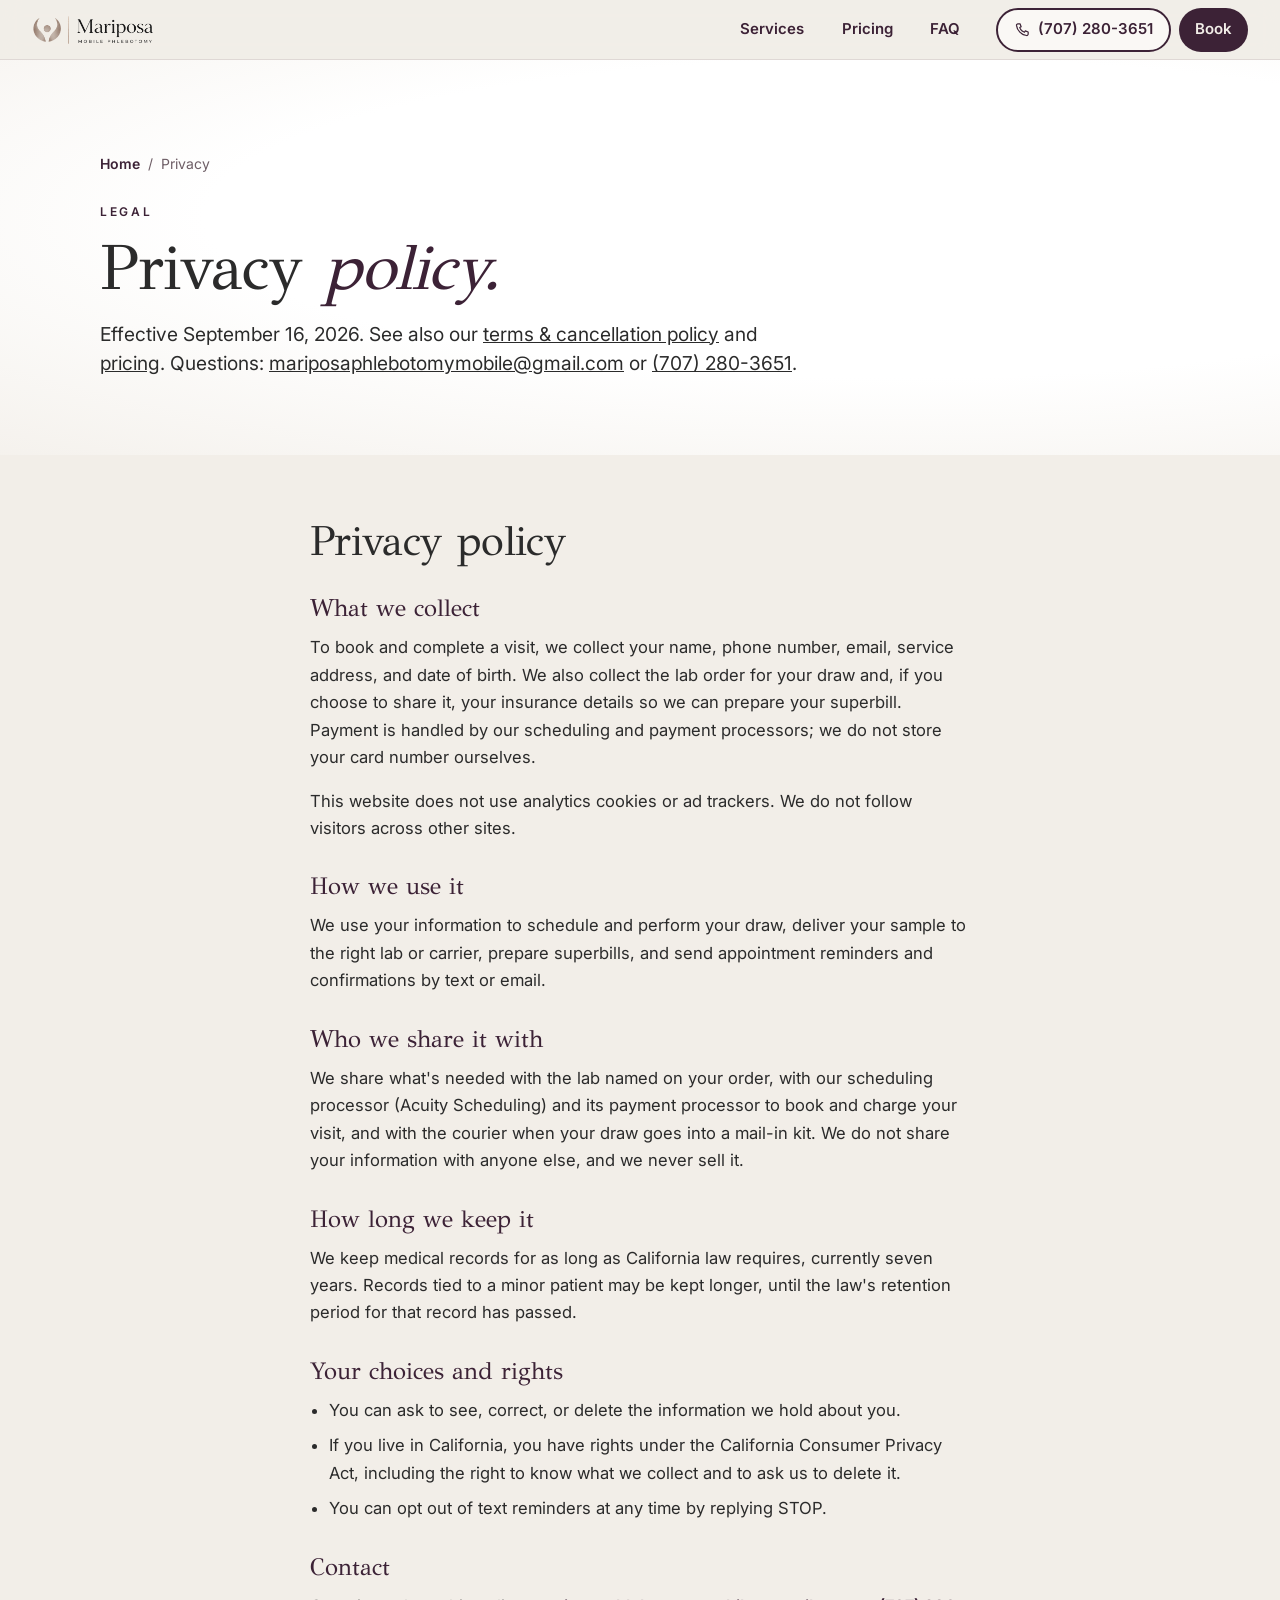
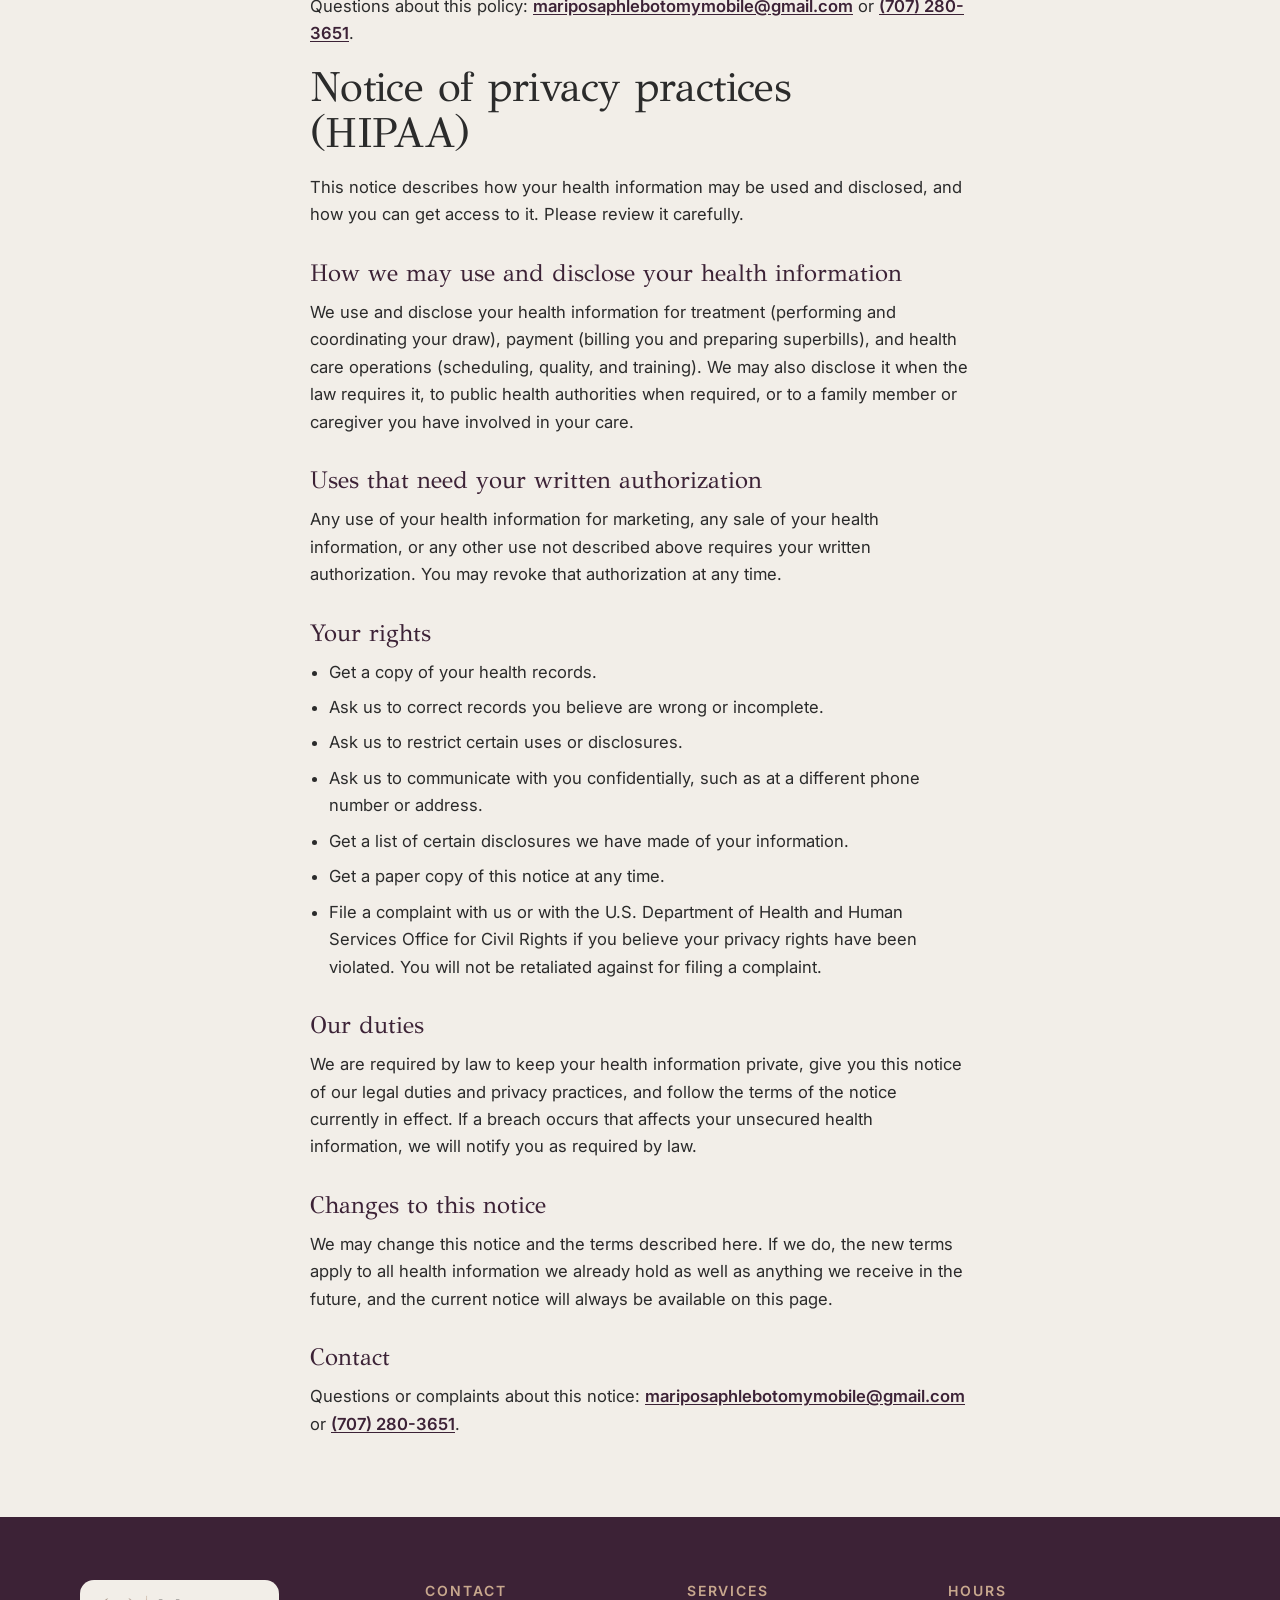
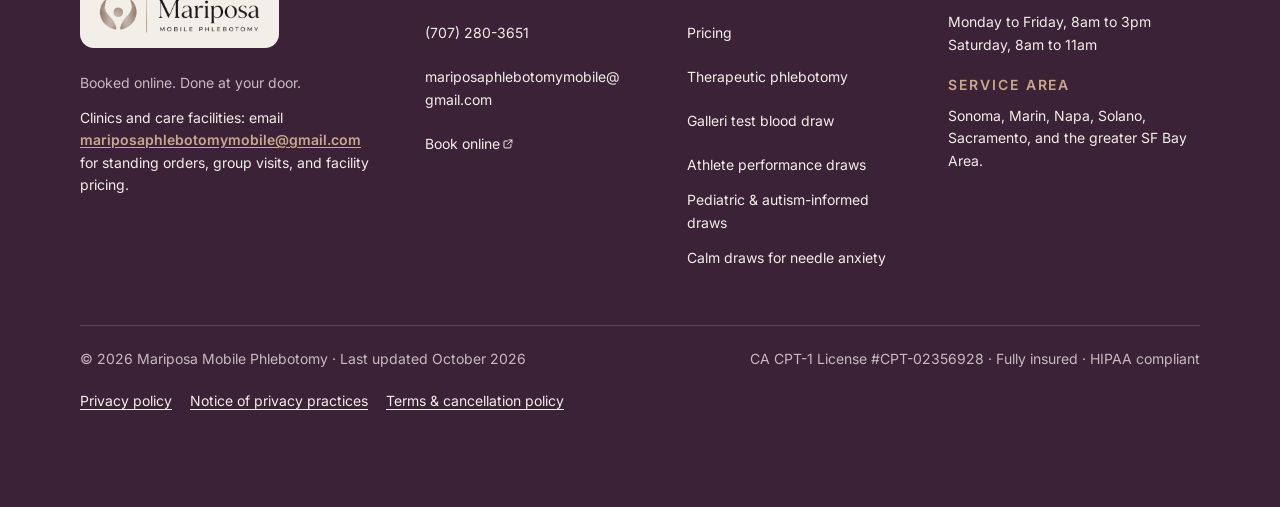
<file: privacy/index.html>
<!doctype html>
<html lang="en">
<head>
<meta charset="utf-8">
<meta name="viewport" content="width=device-width, initial-scale=1">
<title>Privacy Policy &amp; Notice of Privacy Practices | Mariposa Mobile Phlebotomy</title>
<meta name="description" content="How Mariposa Mobile Phlebotomy collects, uses, and protects your information, plus our HIPAA notice of privacy practices. Effective September 16, 2026.">
<link rel="canonical" href="https://localphlebotomy.com/privacy/">
<meta name="theme-color" content="#3C2236">
<meta name="robots" content="index, follow, max-image-preview:large, max-snippet:-1">
<link rel="icon" type="image/png" sizes="64x64" href="/assets/brand/favicon-64.png">
<link rel="apple-touch-icon" href="/assets/brand/favicon-180.png">

<meta property="og:type" content="website">
<meta property="og:site_name" content="Mariposa Mobile Phlebotomy">
<meta property="og:title" content="Privacy Policy &amp; Notice of Privacy Practices | Mariposa Mobile Phlebotomy">
<meta property="og:description" content="How Mariposa Mobile Phlebotomy collects, uses, and protects your information, plus our HIPAA notice of privacy practices.">
<meta property="og:image" content="https://localphlebotomy.com/assets/hero-butterfly-poster.jpg">
<meta property="og:url" content="https://localphlebotomy.com/privacy/">
<meta name="twitter:card" content="summary_large_image">
<meta name="twitter:title" content="Privacy Policy &amp; Notice of Privacy Practices | Mariposa Mobile Phlebotomy">
<meta name="twitter:description" content="How Mariposa Mobile Phlebotomy collects, uses, and protects your information, plus our HIPAA notice of privacy practices.">
<meta name="twitter:image" content="https://localphlebotomy.com/assets/hero-butterfly-poster.jpg">

<link rel="preconnect" href="https://fonts.googleapis.com">
<link rel="preconnect" href="https://fonts.gstatic.com" crossorigin>
<link href="https://fonts.googleapis.com/css2?family=GFS+Didot&family=Inter:wght@300;400;500;600;700&display=swap" rel="stylesheet">
<link rel="stylesheet" href="/assets/site.css">

<script type="application/ld+json">
{
  "@context": "https://schema.org",
  "@type": "WebPage",
  "name": "Privacy Policy and Notice of Privacy Practices",
  "description": "How Mariposa Mobile Phlebotomy collects, uses, and protects your information, plus our HIPAA notice of privacy practices.",
  "url": "https://localphlebotomy.com/privacy/"
}
</script>
<script type="application/ld+json">
{
  "@context": "https://schema.org",
  "@type": "BreadcrumbList",
  "itemListElement": [
    {"@type": "ListItem", "position": 1, "name": "Home", "item": "https://localphlebotomy.com/"},
    {"@type": "ListItem", "position": 2, "name": "Privacy policy", "item": "https://localphlebotomy.com/privacy/"}
  ]
}
</script>

<script>document.documentElement.classList.add('js');</script>
</head>
<body>
<a class="skip-link" href="#main">Skip to main content</a>
<header class="site-nav">
  <a class="site-nav__brand" href="/" aria-label="Mariposa Mobile Phlebotomy home">
    <img src="/assets/brand/logo-horizontal-t.png" srcset="/assets/brand/logo-horizontal-t.png 1x, /assets/brand/logo-horizontal-t-720.png 2x" alt="Mariposa Mobile Phlebotomy" width="480" height="118">
  </a>
  <nav class="site-nav__links" aria-label="Site">
    <a href="/#all-services">Services</a>
    <a href="/pricing/">Pricing</a>
    <a href="/#faq">FAQ</a>
  </nav>
  <div class="site-nav__actions">
    <a class="site-nav__call" href="tel:+17072803651">
      <svg viewBox="0 0 24 24" fill="none" aria-hidden="true"><path d="M5.5 4h3l1.6 4-2 1.3a11 11 0 0 0 6.6 6.6l1.3-2 4 1.6v3a2 2 0 0 1-2.2 2A16.5 16.5 0 0 1 3.5 6.2 2 2 0 0 1 5.5 4Z" stroke="currentColor" stroke-width="1.7" stroke-linejoin="round"/></svg>
      <span class="site-nav__call-long">(707) 280-3651</span><span class="site-nav__call-short">Call</span>
    </a>
    <a class="site-nav__book" href="https://mariposamobilephlebotomy.as.me" target="_blank" rel="noopener">Book<span class="sr-only"> on our scheduling page (opens in a new tab)</span></a>
  </div>
</header>

<a class="book-fab" id="bookFab" href="https://mariposamobilephlebotomy.as.me" target="_blank" rel="noopener">
  <svg viewBox="0 0 24 24" fill="none" aria-hidden="true"><path d="M5 12h14M13 6l6 6-6 6" stroke="currentColor" stroke-width="2.2" stroke-linecap="round" stroke-linejoin="round"/></svg>
  Book<span class="sr-only"> on our scheduling page (opens in a new tab)</span>
</a>

<main id="main" class="page" tabindex="-1">
  <section class="page__hero"><div class="page__hero-inner">
    <nav class="crumbs" aria-label="Breadcrumb"><a href="/">Home</a><span aria-hidden="true">/</span>Privacy</nav>
    <p class="eyebrow">Legal</p>
    <h1>Privacy <em>policy.</em></h1>
    <p class="page__lead">Effective September 16, 2026. See also our <a href="/terms/">terms &amp; cancellation policy</a> and <a href="/pricing/">pricing</a>. Questions: <a href="mailto:mariposaphlebotomymobile@gmail.com">mariposaphlebotomymobile@<wbr>gmail.com</a> or <a href="tel:+17072803651">(707) 280-3651</a>.</p>
  </div></section>

  <section class="section"><div class="section__inner prose">
    <h2>Privacy policy</h2>

    <h3>What we collect</h3>
    <p>To book and complete a visit, we collect your name, phone number, email, service address, and date of birth. We also collect the lab order for your draw and, if you choose to share it, your insurance details so we can prepare your superbill. Payment is handled by our scheduling and payment processors; we do not store your card number ourselves.</p>
    <!-- CONFIRM(Ellie Q16): confirm no analytics on the site -->
    <p>This website does not use analytics cookies or ad trackers. We do not follow visitors across other sites.</p>

    <h3>How we use it</h3>
    <p>We use your information to schedule and perform your draw, deliver your sample to the right lab or carrier, prepare superbills, and send appointment reminders and confirmations by text or email.</p>

    <h3>Who we share it with</h3>
    <p>We share what's needed with the lab named on your order, with our scheduling processor (Acuity Scheduling) and its payment processor to book and charge your visit, and with the courier when your draw goes into a mail-in kit. We do not share your information with anyone else, and we never sell it.</p>

    <h3>How long we keep it</h3>
    <!-- CONFIRM(Ellie Q17): retention period -->
    <p>We keep medical records for as long as California law requires, currently seven years. Records tied to a minor patient may be kept longer, until the law's retention period for that record has passed.</p>

    <h3>Your choices and rights</h3>
    <ul>
      <li>You can ask to see, correct, or delete the information we hold about you.</li>
      <li>If you live in California, you have rights under the California Consumer Privacy Act, including the right to know what we collect and to ask us to delete it.</li>
      <li>You can opt out of text reminders at any time by replying STOP.</li>
    </ul>

    <h3>Contact</h3>
    <p>Questions about this policy: <a href="mailto:mariposaphlebotomymobile@gmail.com">mariposaphlebotomymobile@<wbr>gmail.com</a> or <a href="tel:+17072803651">(707) 280-3651</a>.</p>

    <h2 id="hipaa">Notice of privacy practices (HIPAA)</h2>
    <p>This notice describes how your health information may be used and disclosed, and how you can get access to it. Please review it carefully.</p>

    <h3>How we may use and disclose your health information</h3>
    <p>We use and disclose your health information for treatment (performing and coordinating your draw), payment (billing you and preparing superbills), and health care operations (scheduling, quality, and training). We may also disclose it when the law requires it, to public health authorities when required, or to a family member or caregiver you have involved in your care.</p>

    <h3>Uses that need your written authorization</h3>
    <p>Any use of your health information for marketing, any sale of your health information, or any other use not described above requires your written authorization. You may revoke that authorization at any time.</p>

    <h3>Your rights</h3>
    <ul>
      <li>Get a copy of your health records.</li>
      <li>Ask us to correct records you believe are wrong or incomplete.</li>
      <li>Ask us to restrict certain uses or disclosures.</li>
      <li>Ask us to communicate with you confidentially, such as at a different phone number or address.</li>
      <li>Get a list of certain disclosures we have made of your information.</li>
      <li>Get a paper copy of this notice at any time.</li>
      <li>File a complaint with us or with the U.S. Department of Health and Human Services Office for Civil Rights if you believe your privacy rights have been violated. You will not be retaliated against for filing a complaint.</li>
    </ul>

    <h3>Our duties</h3>
    <p>We are required by law to keep your health information private, give you this notice of our legal duties and privacy practices, and follow the terms of the notice currently in effect. If a breach occurs that affects your unsecured health information, we will notify you as required by law.</p>

    <h3>Changes to this notice</h3>
    <p>We may change this notice and the terms described here. If we do, the new terms apply to all health information we already hold as well as anything we receive in the future, and the current notice will always be available on this page.</p>

    <h3>Contact</h3>
    <p>Questions or complaints about this notice: <a href="mailto:mariposaphlebotomymobile@gmail.com">mariposaphlebotomymobile@<wbr>gmail.com</a> or <a href="tel:+17072803651">(707) 280-3651</a>.</p>
  </div></section>
</main>

<footer class="site-footer" id="footer">
  <div class="foot__inner">
    <div class="foot__brand">
      <span class="foot__brand-chip"><img class="foot__logo" src="/assets/brand/logo-horizontal-t.png" srcset="/assets/brand/logo-horizontal-t.png 1x, /assets/brand/logo-horizontal-t-720.png 2x" alt="" width="480" height="118" loading="lazy" decoding="async"></span>
      <p class="foot__tag">Booked online. Done at your door.</p>
      <p class="foot__clinics">Clinics and care facilities: email <a href="mailto:mariposaphlebotomymobile@gmail.com">mariposaphlebotomymobile@<wbr>gmail.com</a> for standing orders, group visits, and facility pricing.</p>
    </div>
    <div class="foot__col">
      <h4>Contact</h4>
      <a href="tel:+17072803651">(707) 280-3651</a>
      <a href="mailto:mariposaphlebotomymobile@gmail.com">mariposaphlebotomymobile@<wbr>gmail.com</a>
      <a href="https://mariposamobilephlebotomy.as.me" target="_blank" rel="noopener">Book online<svg class="ext" viewBox="0 0 24 24" fill="none" aria-hidden="true"><path d="M14 4h6v6M20 4l-9 9M18 13v5a2 2 0 0 1-2 2H6a2 2 0 0 1-2-2V8a2 2 0 0 1 2-2h5" stroke="currentColor" stroke-width="2" stroke-linecap="round" stroke-linejoin="round"/></svg><span class="sr-only"> (opens in a new tab)</span></a>
    </div>
    <div class="foot__col">
      <h4>Services</h4>
      <a href="/pricing/">Pricing</a>
      <a href="/therapeutic-phlebotomy/">Therapeutic phlebotomy</a>
      <a href="/galleri-test-blood-draw/">Galleri test blood draw</a>
      <a href="/athlete-blood-draws/">Athlete performance draws</a>
      <a href="/pediatric-blood-draws/">Pediatric &amp; autism-informed draws</a>
      <a href="/calm-blood-draws/">Calm draws for needle anxiety</a>
    </div>
    <div class="foot__col">
      <h4>Hours</h4>
      <p>Monday to Friday, 8am to 3pm</p>
      <p>Saturday, 8am to 11am</p>
      <h4>Service area</h4>
      <p>Sonoma, Marin, Napa, Solano, Sacramento, and the greater SF Bay Area.</p>
    </div>
  </div>
  <div class="foot__legal">
    <span>&copy; 2026 Mariposa Mobile Phlebotomy &middot; Last updated October 2026</span>
    <span>CA CPT-1 License #CPT-02356928 &middot; Fully insured &middot; HIPAA compliant</span>
    <nav class="foot__legal-links" aria-label="Legal">
      <a href="/privacy/">Privacy policy</a>
      <a href="/privacy/#hipaa">Notice of privacy practices</a>
      <a href="/terms/">Terms &amp; cancellation policy</a>
    </nav>
  </div>
</footer>

<script>
(function(){
  var fab = document.getElementById('bookFab'); if (!fab) return;
  var foot = document.querySelector('.site-footer');
  var plum = Array.prototype.slice.call(document.querySelectorAll('.cta-band,.section--plum'));
  function upd(){
    fab.classList.toggle('show', window.scrollY > 240);
    var r = fab.getBoundingClientRect(), cy = r.top + r.height / 2;
    var fb = foot ? foot.getBoundingClientRect() : null;
    fab.classList.toggle('book-fab--hide', !!fb && fb.top < window.innerHeight);
    fab.classList.toggle('book-fab--onplum', plum.some(function(s){ var b = s.getBoundingClientRect(); return cy >= b.top && cy <= b.bottom; }));
  }
  window.addEventListener('scroll', upd, {passive:true}); window.addEventListener('resize', upd); upd();
})();
</script>
</body>
</html>
</file>
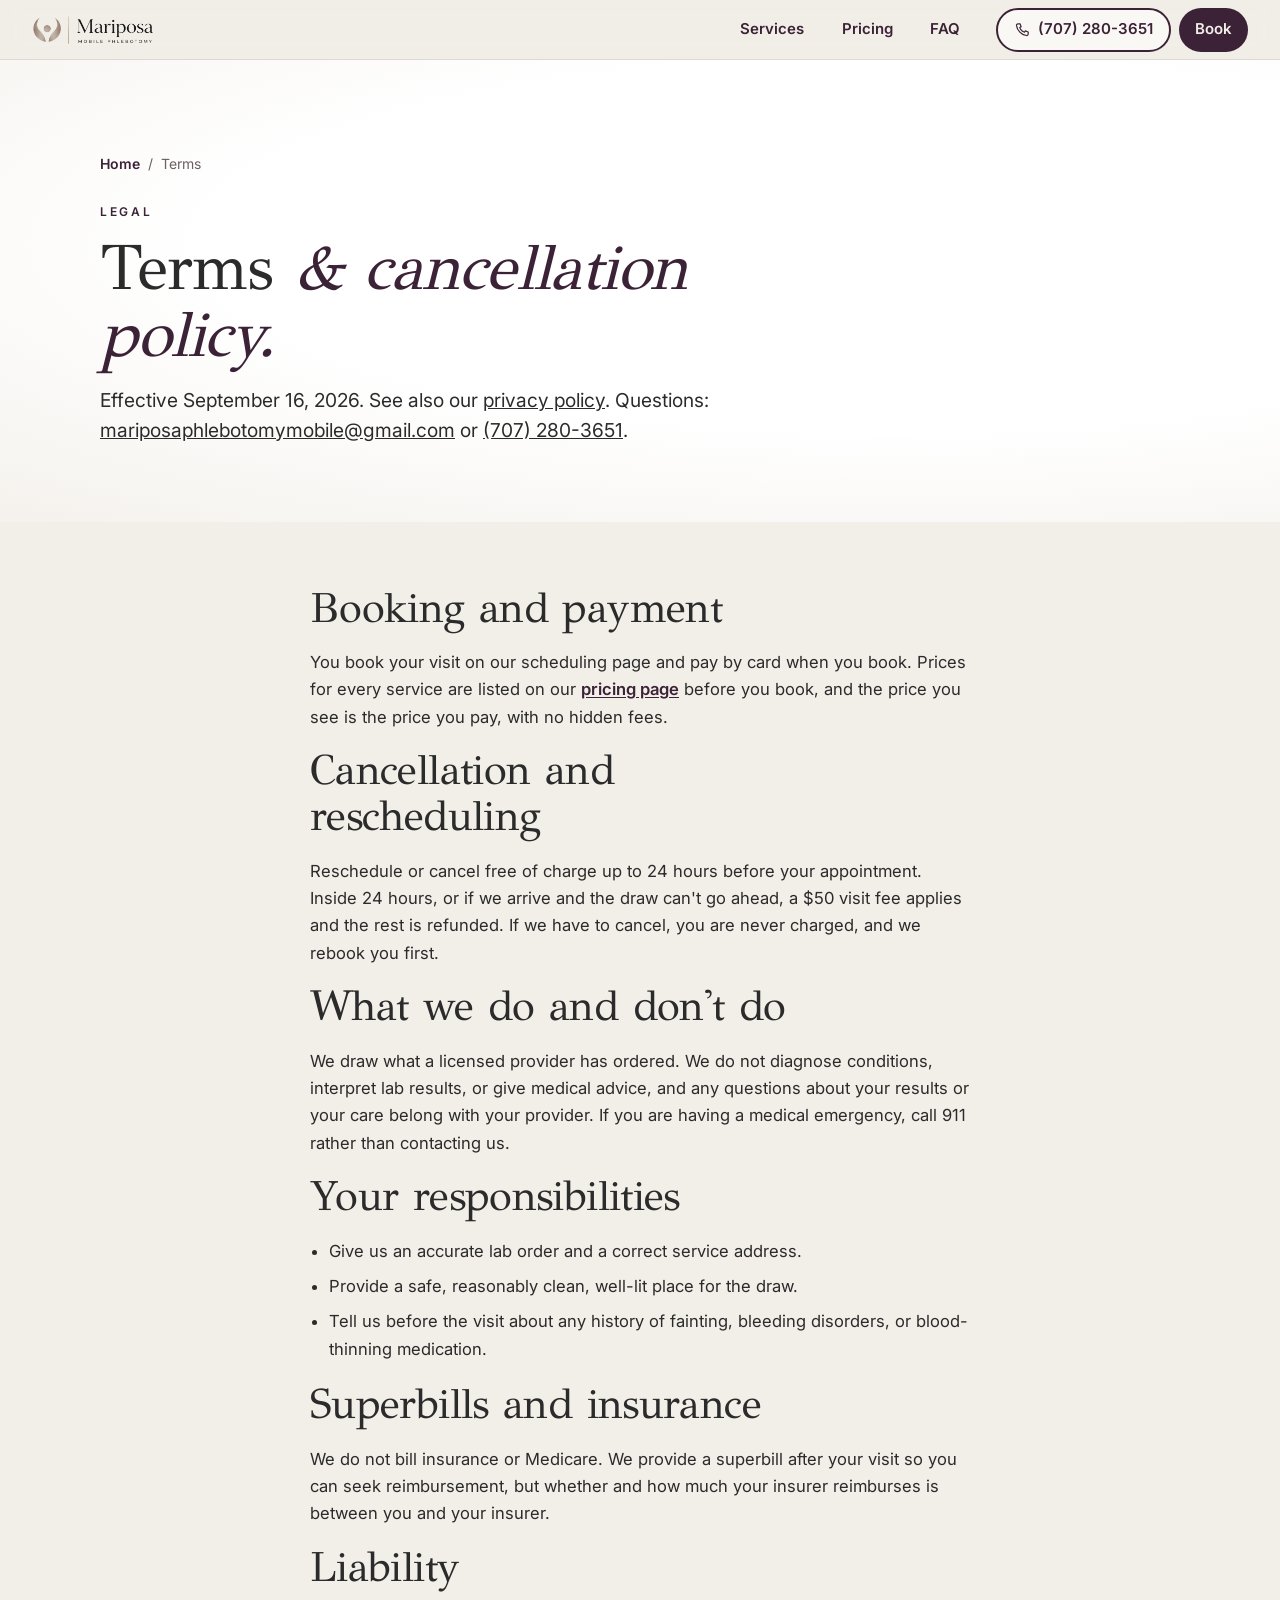
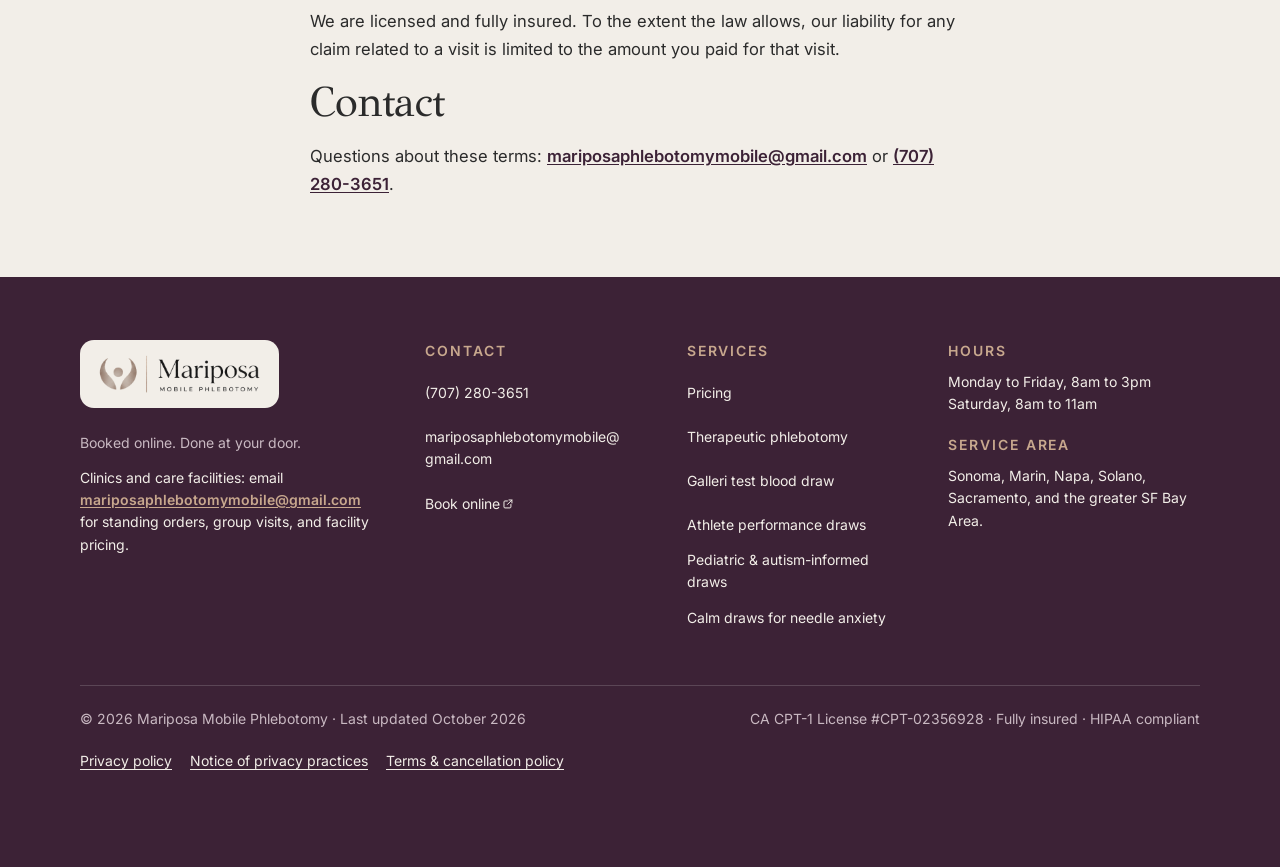
<file: terms/index.html>
<!doctype html>
<html lang="en">
<head>
<meta charset="utf-8">
<meta name="viewport" content="width=device-width, initial-scale=1">
<title>Terms &amp; Cancellation Policy | Mariposa Mobile Phlebotomy</title>
<meta name="description" content="Mariposa Mobile Phlebotomy terms of service, including booking, payment, cancellation, and what we do and don't do. Effective September 16, 2026.">
<link rel="canonical" href="https://localphlebotomy.com/terms/">
<meta name="theme-color" content="#3C2236">
<meta name="robots" content="index, follow, max-image-preview:large, max-snippet:-1">
<link rel="icon" type="image/png" sizes="64x64" href="/assets/brand/favicon-64.png">
<link rel="apple-touch-icon" href="/assets/brand/favicon-180.png">

<meta property="og:type" content="website">
<meta property="og:site_name" content="Mariposa Mobile Phlebotomy">
<meta property="og:title" content="Terms &amp; Cancellation Policy | Mariposa Mobile Phlebotomy">
<meta property="og:description" content="Mariposa Mobile Phlebotomy terms of service, including booking, payment, cancellation, and what we do and don't do.">
<meta property="og:image" content="https://localphlebotomy.com/assets/hero-butterfly-poster.jpg">
<meta property="og:url" content="https://localphlebotomy.com/terms/">
<meta name="twitter:card" content="summary_large_image">
<meta name="twitter:title" content="Terms &amp; Cancellation Policy | Mariposa Mobile Phlebotomy">
<meta name="twitter:description" content="Mariposa Mobile Phlebotomy terms of service, including booking, payment, cancellation, and what we do and don't do.">
<meta name="twitter:image" content="https://localphlebotomy.com/assets/hero-butterfly-poster.jpg">

<link rel="preconnect" href="https://fonts.googleapis.com">
<link rel="preconnect" href="https://fonts.gstatic.com" crossorigin>
<link href="https://fonts.googleapis.com/css2?family=GFS+Didot&family=Inter:wght@300;400;500;600;700&display=swap" rel="stylesheet">
<link rel="stylesheet" href="/assets/site.css">

<script type="application/ld+json">
{
  "@context": "https://schema.org",
  "@type": "WebPage",
  "name": "Terms and Cancellation Policy",
  "description": "Mariposa Mobile Phlebotomy terms of service, including booking, payment, cancellation, and what we do and don't do.",
  "url": "https://localphlebotomy.com/terms/"
}
</script>
<script type="application/ld+json">
{
  "@context": "https://schema.org",
  "@type": "BreadcrumbList",
  "itemListElement": [
    {"@type": "ListItem", "position": 1, "name": "Home", "item": "https://localphlebotomy.com/"},
    {"@type": "ListItem", "position": 2, "name": "Terms", "item": "https://localphlebotomy.com/terms/"}
  ]
}
</script>

<script>document.documentElement.classList.add('js');</script>
</head>
<body>
<a class="skip-link" href="#main">Skip to main content</a>
<header class="site-nav">
  <a class="site-nav__brand" href="/" aria-label="Mariposa Mobile Phlebotomy home">
    <img src="/assets/brand/logo-horizontal-t.png" srcset="/assets/brand/logo-horizontal-t.png 1x, /assets/brand/logo-horizontal-t-720.png 2x" alt="Mariposa Mobile Phlebotomy" width="480" height="118">
  </a>
  <nav class="site-nav__links" aria-label="Site">
    <a href="/#all-services">Services</a>
    <a href="/pricing/">Pricing</a>
    <a href="/#faq">FAQ</a>
  </nav>
  <div class="site-nav__actions">
    <a class="site-nav__call" href="tel:+17072803651">
      <svg viewBox="0 0 24 24" fill="none" aria-hidden="true"><path d="M5.5 4h3l1.6 4-2 1.3a11 11 0 0 0 6.6 6.6l1.3-2 4 1.6v3a2 2 0 0 1-2.2 2A16.5 16.5 0 0 1 3.5 6.2 2 2 0 0 1 5.5 4Z" stroke="currentColor" stroke-width="1.7" stroke-linejoin="round"/></svg>
      <span class="site-nav__call-long">(707) 280-3651</span><span class="site-nav__call-short">Call</span>
    </a>
    <a class="site-nav__book" href="https://mariposamobilephlebotomy.as.me" target="_blank" rel="noopener">Book<span class="sr-only"> on our scheduling page (opens in a new tab)</span></a>
  </div>
</header>

<a class="book-fab" id="bookFab" href="https://mariposamobilephlebotomy.as.me" target="_blank" rel="noopener">
  <svg viewBox="0 0 24 24" fill="none" aria-hidden="true"><path d="M5 12h14M13 6l6 6-6 6" stroke="currentColor" stroke-width="2.2" stroke-linecap="round" stroke-linejoin="round"/></svg>
  Book<span class="sr-only"> on our scheduling page (opens in a new tab)</span>
</a>

<main id="main" class="page" tabindex="-1">
  <section class="page__hero"><div class="page__hero-inner">
    <nav class="crumbs" aria-label="Breadcrumb"><a href="/">Home</a><span aria-hidden="true">/</span>Terms</nav>
    <p class="eyebrow">Legal</p>
    <h1>Terms <em>&amp; cancellation policy.</em></h1>
    <p class="page__lead">Effective September 16, 2026. See also our <a href="/privacy/">privacy policy</a>. Questions: <a href="mailto:mariposaphlebotomymobile@gmail.com">mariposaphlebotomymobile@<wbr>gmail.com</a> or <a href="tel:+17072803651">(707) 280-3651</a>.</p>
  </div></section>

  <section class="section"><div class="section__inner prose">
    <h2>Booking and payment</h2>
    <!-- CONFIRM(Ellie Q13): payment timing and method -->
    <p>You book your visit on our scheduling page and pay by card when you book. Prices for every service are listed on our <a href="/pricing/">pricing page</a> before you book, and the price you see is the price you pay, with no hidden fees.</p>

    <h2 id="cancellation">Cancellation and rescheduling</h2>
    <p>Reschedule or cancel free of charge up to 24 hours before your appointment. Inside 24 hours, or if we arrive and the draw can't go ahead, a $50 visit fee applies and the rest is refunded. If we have to cancel, you are never charged, and we rebook you first.</p>

    <h2>What we do and don't do</h2>
    <p>We draw what a licensed provider has ordered. We do not diagnose conditions, interpret lab results, or give medical advice, and any questions about your results or your care belong with your provider. If you are having a medical emergency, call 911 rather than contacting us.</p>

    <h2>Your responsibilities</h2>
    <ul>
      <li>Give us an accurate lab order and a correct service address.</li>
      <li>Provide a safe, reasonably clean, well-lit place for the draw.</li>
      <li>Tell us before the visit about any history of fainting, bleeding disorders, or blood-thinning medication.</li>
    </ul>

    <h2>Superbills and insurance</h2>
    <p>We do not bill insurance or Medicare. We provide a superbill after your visit so you can seek reimbursement, but whether and how much your insurer reimburses is between you and your insurer.</p>

    <h2>Liability</h2>
    <p>We are licensed and fully insured. To the extent the law allows, our liability for any claim related to a visit is limited to the amount you paid for that visit.</p>

    <h2>Contact</h2>
    <p>Questions about these terms: <a href="mailto:mariposaphlebotomymobile@gmail.com">mariposaphlebotomymobile@<wbr>gmail.com</a> or <a href="tel:+17072803651">(707) 280-3651</a>.</p>
  </div></section>
</main>

<footer class="site-footer" id="footer">
  <div class="foot__inner">
    <div class="foot__brand">
      <span class="foot__brand-chip"><img class="foot__logo" src="/assets/brand/logo-horizontal-t.png" srcset="/assets/brand/logo-horizontal-t.png 1x, /assets/brand/logo-horizontal-t-720.png 2x" alt="" width="480" height="118" loading="lazy" decoding="async"></span>
      <p class="foot__tag">Booked online. Done at your door.</p>
      <p class="foot__clinics">Clinics and care facilities: email <a href="mailto:mariposaphlebotomymobile@gmail.com">mariposaphlebotomymobile@<wbr>gmail.com</a> for standing orders, group visits, and facility pricing.</p>
    </div>
    <div class="foot__col">
      <h4>Contact</h4>
      <a href="tel:+17072803651">(707) 280-3651</a>
      <a href="mailto:mariposaphlebotomymobile@gmail.com">mariposaphlebotomymobile@<wbr>gmail.com</a>
      <a href="https://mariposamobilephlebotomy.as.me" target="_blank" rel="noopener">Book online<svg class="ext" viewBox="0 0 24 24" fill="none" aria-hidden="true"><path d="M14 4h6v6M20 4l-9 9M18 13v5a2 2 0 0 1-2 2H6a2 2 0 0 1-2-2V8a2 2 0 0 1 2-2h5" stroke="currentColor" stroke-width="2" stroke-linecap="round" stroke-linejoin="round"/></svg><span class="sr-only"> (opens in a new tab)</span></a>
    </div>
    <div class="foot__col">
      <h4>Services</h4>
      <a href="/pricing/">Pricing</a>
      <a href="/therapeutic-phlebotomy/">Therapeutic phlebotomy</a>
      <a href="/galleri-test-blood-draw/">Galleri test blood draw</a>
      <a href="/athlete-blood-draws/">Athlete performance draws</a>
      <a href="/pediatric-blood-draws/">Pediatric &amp; autism-informed draws</a>
      <a href="/calm-blood-draws/">Calm draws for needle anxiety</a>
    </div>
    <div class="foot__col">
      <h4>Hours</h4>
      <p>Monday to Friday, 8am to 3pm</p>
      <p>Saturday, 8am to 11am</p>
      <h4>Service area</h4>
      <p>Sonoma, Marin, Napa, Solano, Sacramento, and the greater SF Bay Area.</p>
    </div>
  </div>
  <div class="foot__legal">
    <span>&copy; 2026 Mariposa Mobile Phlebotomy &middot; Last updated October 2026</span>
    <span>CA CPT-1 License #CPT-02356928 &middot; Fully insured &middot; HIPAA compliant</span>
    <nav class="foot__legal-links" aria-label="Legal">
      <a href="/privacy/">Privacy policy</a>
      <a href="/privacy/#hipaa">Notice of privacy practices</a>
      <a href="/terms/">Terms &amp; cancellation policy</a>
    </nav>
  </div>
</footer>

<script>
(function(){
  var fab = document.getElementById('bookFab'); if (!fab) return;
  var foot = document.querySelector('.site-footer');
  var plum = Array.prototype.slice.call(document.querySelectorAll('.cta-band,.section--plum'));
  function upd(){
    fab.classList.toggle('show', window.scrollY > 240);
    var r = fab.getBoundingClientRect(), cy = r.top + r.height / 2;
    var fb = foot ? foot.getBoundingClientRect() : null;
    fab.classList.toggle('book-fab--hide', !!fb && fb.top < window.innerHeight);
    fab.classList.toggle('book-fab--onplum', plum.some(function(s){ var b = s.getBoundingClientRect(); return cy >= b.top && cy <= b.bottom; }));
  }
  window.addEventListener('scroll', upd, {passive:true}); window.addEventListener('resize', upd); upd();
})();
</script>
</body>
</html>
</file>
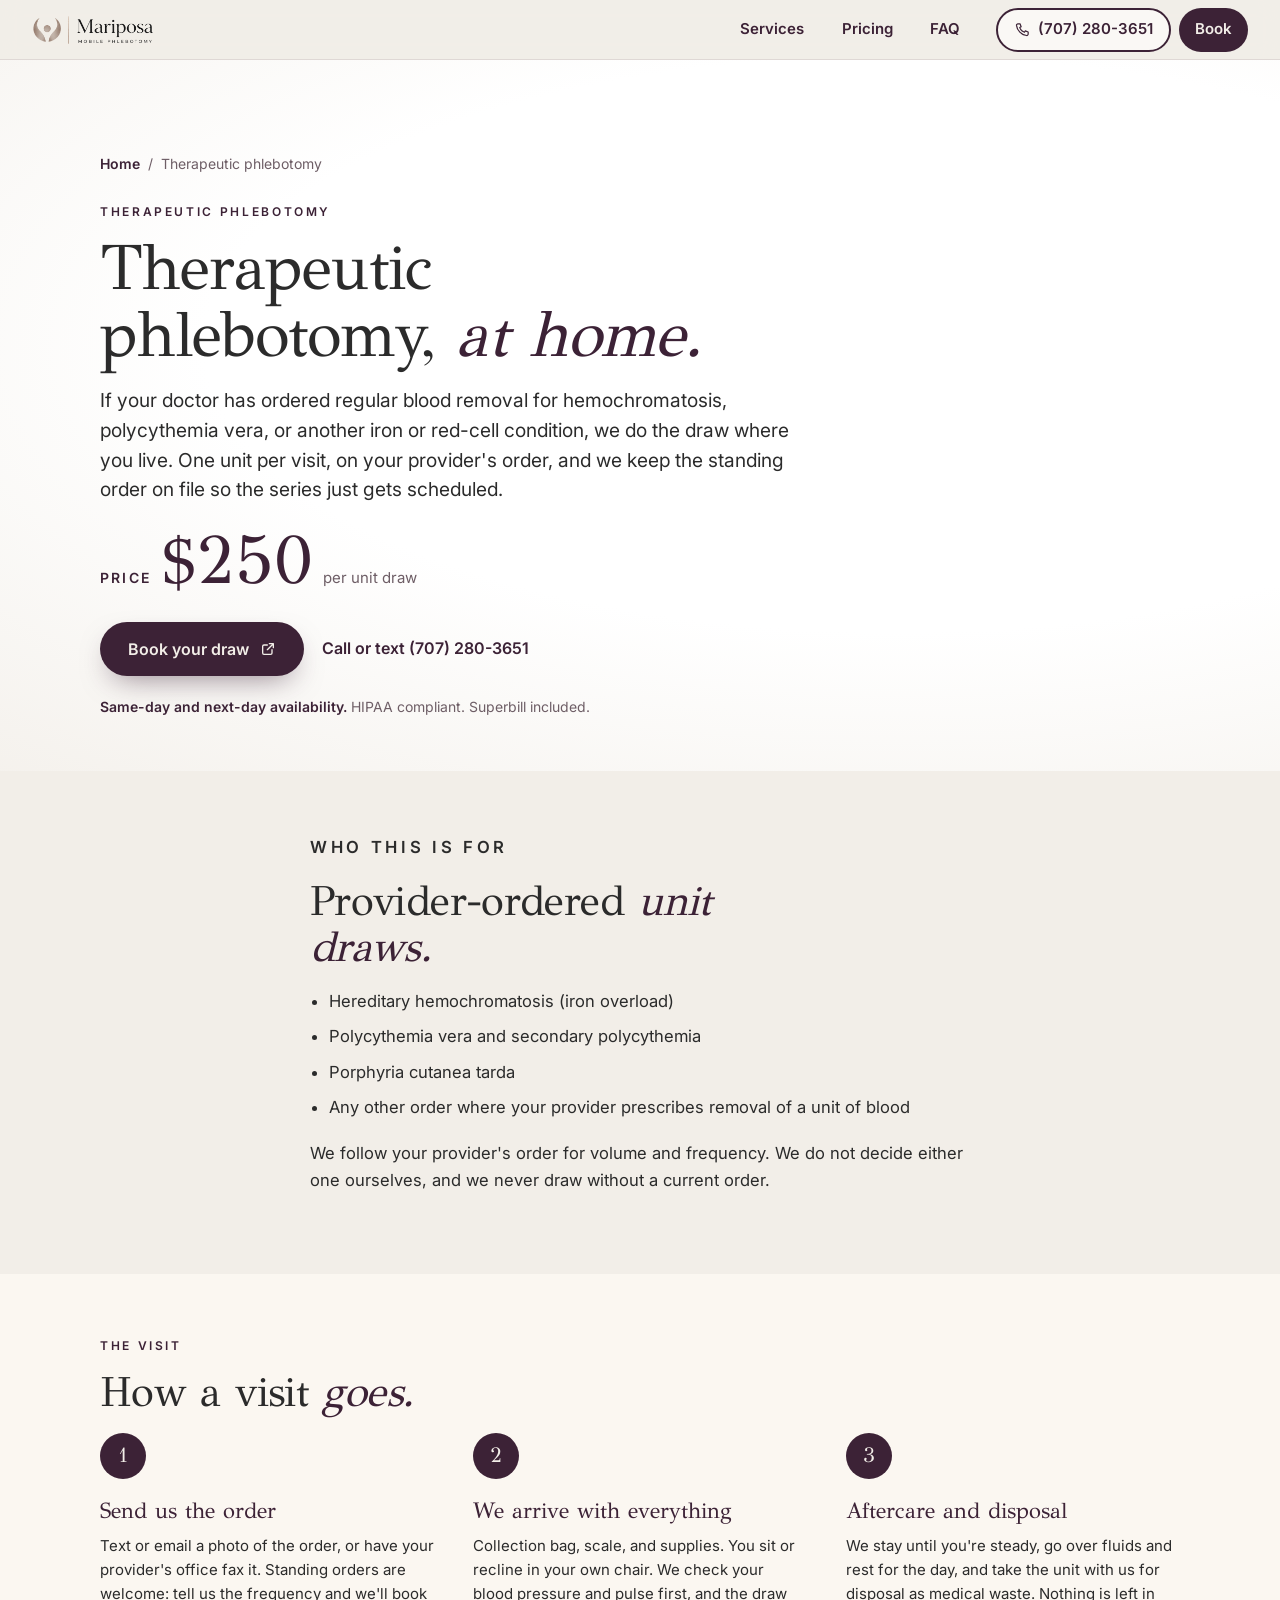
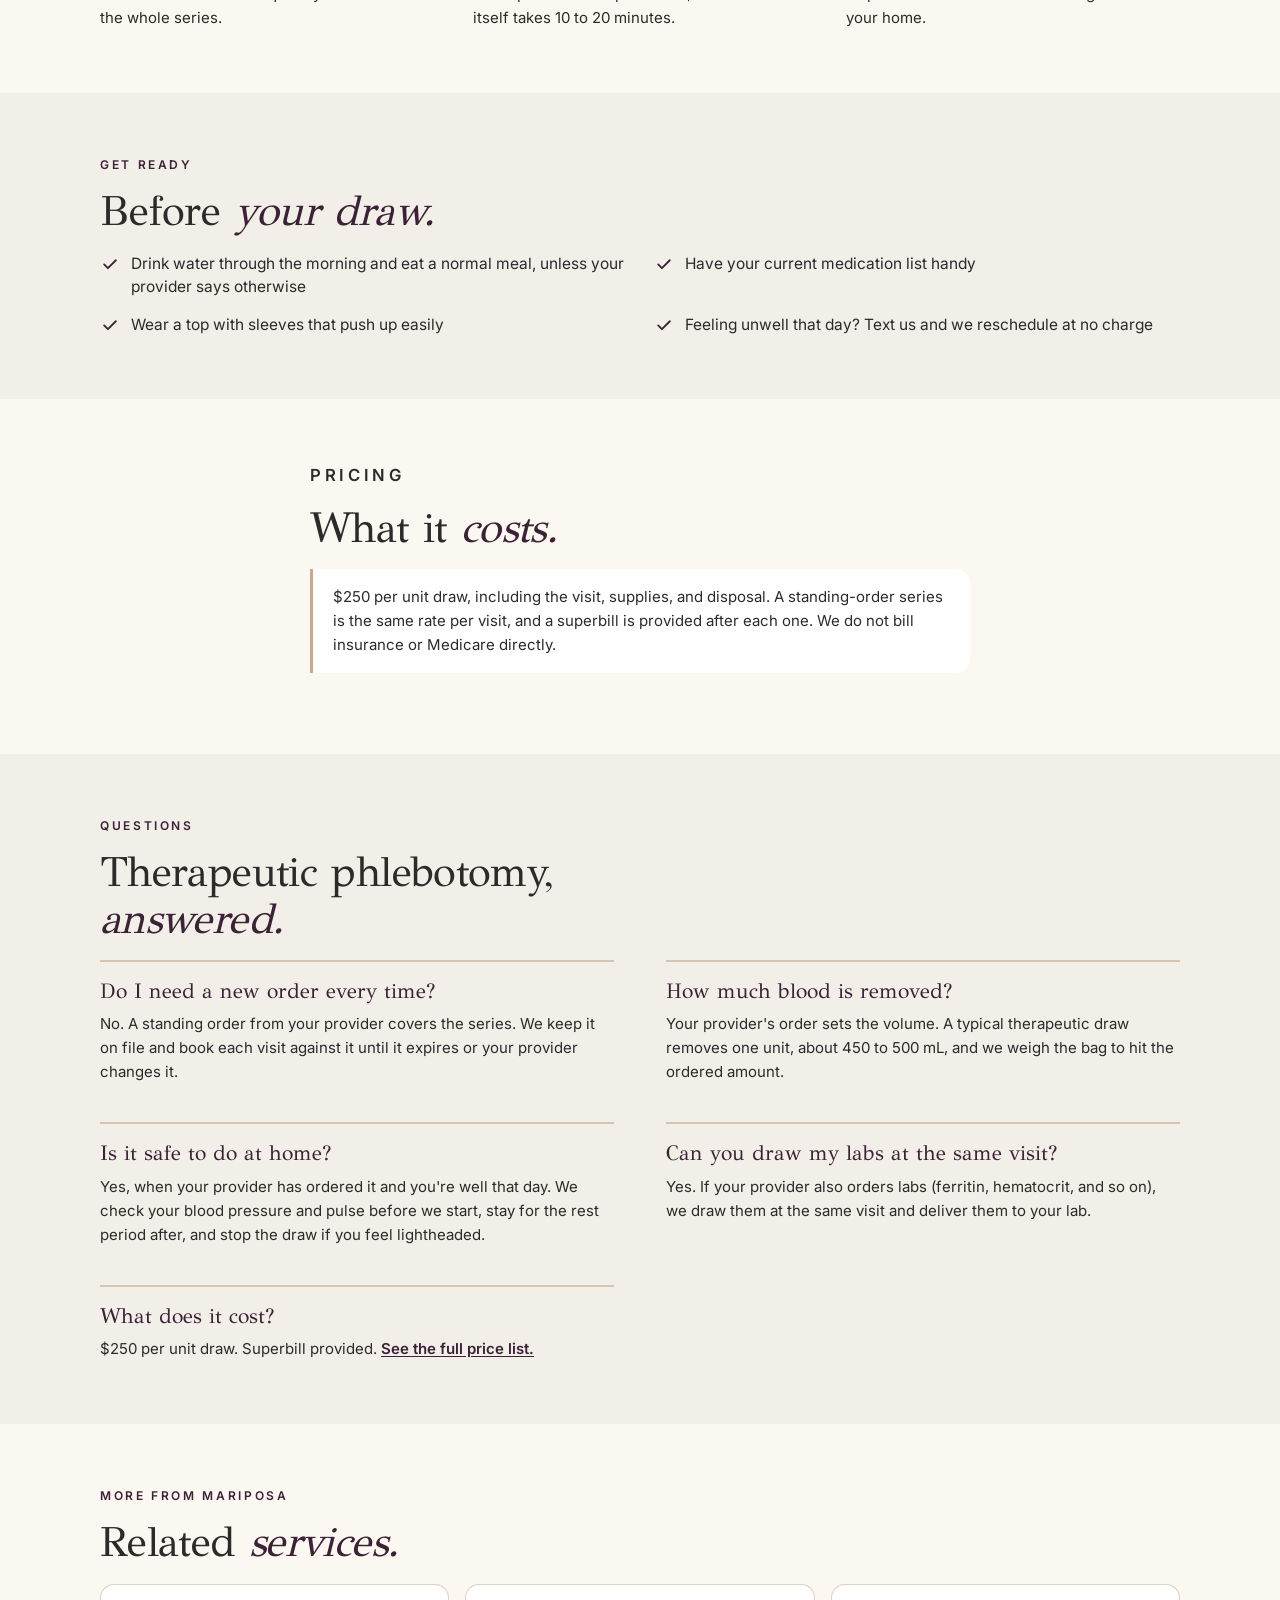
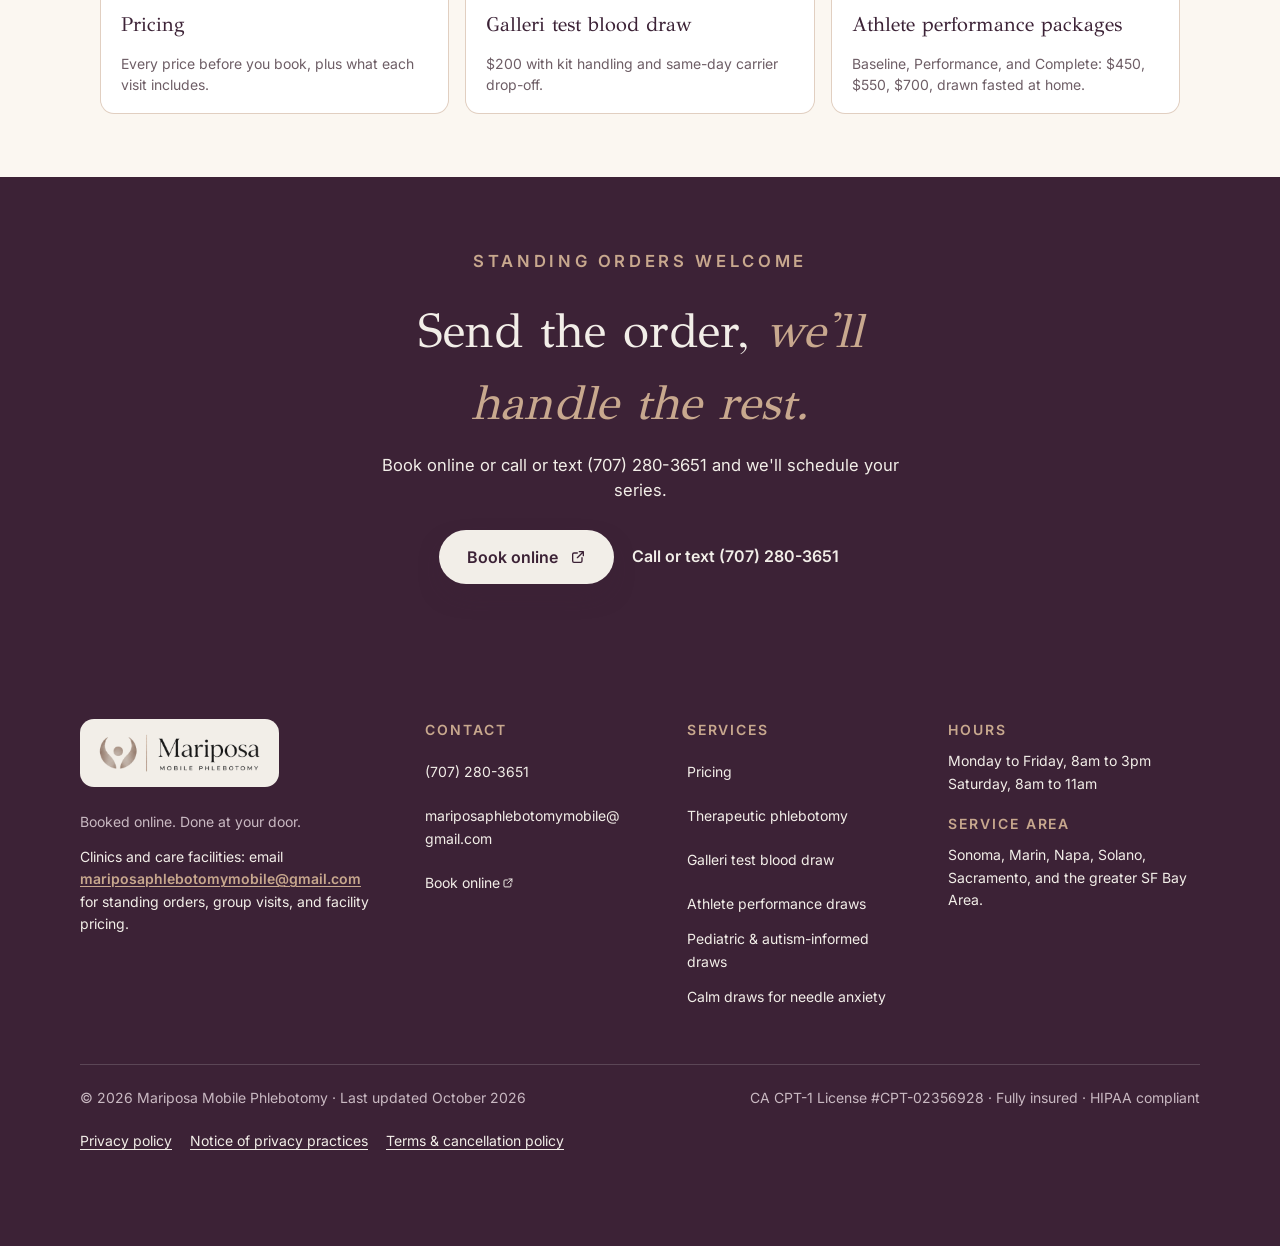
<file: therapeutic-phlebotomy/index.html>
<!doctype html>
<html lang="en">
<head>
<meta charset="utf-8">
<meta name="viewport" content="width=device-width, initial-scale=1">
<title>Therapeutic Phlebotomy at Home, Bay Area | Mariposa Mobile Phlebotomy</title>
<meta name="description" content="In-home therapeutic phlebotomy for hemochromatosis, polycythemia vera, and other provider orders. One unit per visit on your standing order, $250. Sonoma, Marin, Napa, Solano, Sacramento. Call or text (707) 280-3651.">
<link rel="canonical" href="https://localphlebotomy.com/therapeutic-phlebotomy/">
<meta name="theme-color" content="#3C2236">
<meta name="robots" content="index, follow, max-image-preview:large, max-snippet:-1">
<link rel="icon" type="image/png" sizes="64x64" href="/assets/brand/favicon-64.png">
<link rel="apple-touch-icon" href="/assets/brand/favicon-180.png">

<meta property="og:type" content="website">
<meta property="og:site_name" content="Mariposa Mobile Phlebotomy">
<meta property="og:title" content="Therapeutic Phlebotomy at Home, Bay Area | Mariposa Mobile Phlebotomy">
<meta property="og:description" content="In-home therapeutic phlebotomy for hemochromatosis, polycythemia vera, and other provider orders. One unit per visit on your standing order, $250.">
<meta property="og:image" content="https://localphlebotomy.com/assets/hero-butterfly-poster.jpg">
<meta property="og:url" content="https://localphlebotomy.com/therapeutic-phlebotomy/">
<meta name="twitter:card" content="summary_large_image">
<meta name="twitter:title" content="Therapeutic Phlebotomy at Home, Bay Area | Mariposa Mobile Phlebotomy">
<meta name="twitter:description" content="In-home therapeutic phlebotomy for hemochromatosis, polycythemia vera, and other provider orders. One unit per visit on your standing order, $250.">
<meta name="twitter:image" content="https://localphlebotomy.com/assets/hero-butterfly-poster.jpg">

<link rel="preconnect" href="https://fonts.googleapis.com">
<link rel="preconnect" href="https://fonts.gstatic.com" crossorigin>
<link href="https://fonts.googleapis.com/css2?family=GFS+Didot&family=Inter:wght@300;400;500;600;700&display=swap" rel="stylesheet">
<link rel="stylesheet" href="/assets/site.css">
<style>.related__list{list-style:none;margin:0;padding:0;display:grid;grid-template-columns:repeat(3,1fr);gap:16px}.related__list li{background:#fff;border:1px solid color-mix(in srgb,var(--brass) 55%,transparent);border-radius:14px;padding:18px 20px;display:flex;flex-direction:column;gap:6px}.related__list a{font-family:"GFS Didot",Georgia,serif;font-size:20px;color:var(--plum);text-decoration:none;min-height:44px;display:inline-flex;align-items:center}.related__list a:hover{text-decoration:underline}.related__list span{font-size:14px;line-height:1.5;color:var(--muted)}@media(max-width:760px){.related__list{grid-template-columns:1fr}}</style>

<script type="application/ld+json">
{
  "@context": "https://schema.org",
  "@type": "Service",
  "name": "Therapeutic phlebotomy (in-home unit draw)",
  "serviceType": "Therapeutic phlebotomy",
  "provider": {"@type": "MedicalBusiness", "name": "Mariposa Mobile Phlebotomy", "telephone": "+17072803651", "url": "https://localphlebotomy.com/"},
  "areaServed": ["Sonoma County","Marin County","Napa County","Solano County","Sacramento County","San Francisco Bay Area"],
  "url": "https://localphlebotomy.com/therapeutic-phlebotomy/",
  "offers": {"@type": "Offer", "priceCurrency": "USD", "price": "250", "description": "Therapeutic phlebotomy, per unit draw, at home"}
}
</script>
<script type="application/ld+json">
{
  "@context": "https://schema.org",
  "@type": "FAQPage",
  "mainEntity": [
    {"@type": "Question", "name": "Do I need a new order every time?", "acceptedAnswer": {"@type": "Answer", "text": "No. A standing order from your provider covers the series. We keep it on file and book each visit against it until it expires or your provider changes it."}},
    {"@type": "Question", "name": "How much blood is removed?", "acceptedAnswer": {"@type": "Answer", "text": "Your provider's order sets the volume. A typical therapeutic draw removes one unit, about 450 to 500 mL, and we weigh the bag to hit the ordered amount."}},
    {"@type": "Question", "name": "Is it safe to do at home?", "acceptedAnswer": {"@type": "Answer", "text": "Yes, when your provider has ordered it and you're well that day. We check your blood pressure and pulse before we start, stay for the rest period after, and stop the draw if you feel lightheaded."}},
    {"@type": "Question", "name": "Can you draw my labs at the same visit?", "acceptedAnswer": {"@type": "Answer", "text": "Yes. If your provider also orders labs (ferritin, hematocrit, and so on), we draw them at the same visit and deliver them to your lab."}},
    {"@type": "Question", "name": "What does it cost?", "acceptedAnswer": {"@type": "Answer", "text": "$250 per unit draw. Superbill provided. See the full price list."}}
  ]
}
</script>
<script type="application/ld+json">
{
  "@context": "https://schema.org",
  "@type": "BreadcrumbList",
  "itemListElement": [
    {"@type": "ListItem", "position": 1, "name": "Home", "item": "https://localphlebotomy.com/"},
    {"@type": "ListItem", "position": 2, "name": "Therapeutic phlebotomy", "item": "https://localphlebotomy.com/therapeutic-phlebotomy/"}
  ]
}
</script>

<script>document.documentElement.classList.add('js');</script>
</head>
<body>
<a class="skip-link" href="#main">Skip to main content</a>
<header class="site-nav">
  <a class="site-nav__brand" href="/" aria-label="Mariposa Mobile Phlebotomy home">
    <img src="/assets/brand/logo-horizontal-t.png" srcset="/assets/brand/logo-horizontal-t.png 1x, /assets/brand/logo-horizontal-t-720.png 2x" alt="Mariposa Mobile Phlebotomy" width="480" height="118">
  </a>
  <nav class="site-nav__links" aria-label="Site">
    <a href="/#all-services">Services</a>
    <a href="/pricing/">Pricing</a>
    <a href="/#faq">FAQ</a>
  </nav>
  <div class="site-nav__actions">
    <a class="site-nav__call" href="tel:+17072803651">
      <svg viewBox="0 0 24 24" fill="none" aria-hidden="true"><path d="M5.5 4h3l1.6 4-2 1.3a11 11 0 0 0 6.6 6.6l1.3-2 4 1.6v3a2 2 0 0 1-2.2 2A16.5 16.5 0 0 1 3.5 6.2 2 2 0 0 1 5.5 4Z" stroke="currentColor" stroke-width="1.7" stroke-linejoin="round"/></svg>
      <span class="site-nav__call-long">(707) 280-3651</span><span class="site-nav__call-short">Call</span>
    </a>
    <a class="site-nav__book" href="https://mariposamobilephlebotomy.as.me" target="_blank" rel="noopener">Book<span class="sr-only"> on our scheduling page (opens in a new tab)</span></a>
  </div>
</header>

<a class="book-fab" id="bookFab" href="https://mariposamobilephlebotomy.as.me" target="_blank" rel="noopener">
  <svg viewBox="0 0 24 24" fill="none" aria-hidden="true"><path d="M5 12h14M13 6l6 6-6 6" stroke="currentColor" stroke-width="2.2" stroke-linecap="round" stroke-linejoin="round"/></svg>
  Book<span class="sr-only"> on our scheduling page (opens in a new tab)</span>
</a>

<main id="main" class="page" tabindex="-1">
  <section class="page__hero"><div class="page__hero-inner">
    <nav class="crumbs" aria-label="Breadcrumb"><a href="/">Home</a><span aria-hidden="true">/</span>Therapeutic phlebotomy</nav>
    <p class="eyebrow">Therapeutic phlebotomy</p>
    <h1>Therapeutic phlebotomy, <em>at home.</em></h1>
    <p class="page__lead">If your doctor has ordered regular blood removal for hemochromatosis, polycythemia vera, or another iron or red-cell condition, we do the draw where you live. One unit per visit, on your provider's order, and we keep the standing order on file so the series just gets scheduled.</p>
    <div class="page__price"><span>Price</span><strong>$250</strong><small>per unit draw</small></div>
    <div class="cta">
      <a class="btn btn--primary" href="https://mariposamobilephlebotomy.as.me" target="_blank" rel="noopener">Book your draw<svg class="ext" viewBox="0 0 24 24" fill="none" aria-hidden="true"><path d="M14 4h6v6M20 4l-9 9M18 13v5a2 2 0 0 1-2 2H6a2 2 0 0 1-2-2V8a2 2 0 0 1 2-2h5" stroke="currentColor" stroke-width="2" stroke-linecap="round" stroke-linejoin="round"/></svg><span class="sr-only"> (opens in a new tab)</span></a>
      <a class="btn btn--ghost" href="tel:+17072803651">Call or text (707) 280-3651</a>
      <p class="cta__note"><b>Same-day and next-day availability.</b> HIPAA compliant. Superbill included.</p>
    </div>
  </div></section>

  <section class="section"><div class="section__inner prose">
    <p class="eyebrow">Who this is for</p>
    <h2>Provider-ordered <em>unit draws.</em></h2>
    <ul>
      <li>Hereditary hemochromatosis (iron overload)</li>
      <li>Polycythemia vera and secondary polycythemia</li>
      <li>Porphyria cutanea tarda</li>
      <li>Any other order where your provider prescribes removal of a unit of blood</li>
    </ul>
    <p>We follow your provider's order for volume and frequency. We do not decide either one ourselves, and we never draw without a current order.</p>
  </div></section>

  <section class="section section--tint"><div class="section__inner">
    <p class="eyebrow">The visit</p>
    <h2>How a visit <em>goes.</em></h2>
    <ol class="steps__list">
      <li><span class="steps__n">1</span><h3>Send us the order</h3><p>Text or email a photo of the order, or have your provider's office fax it. Standing orders are welcome: tell us the frequency and we'll book the whole series.</p></li>
      <li><span class="steps__n">2</span><h3>We arrive with everything</h3><p>Collection bag, scale, and supplies. You sit or recline in your own chair. We check your blood pressure and pulse first, and the draw itself takes 10 to 20 minutes.</p></li>
      <li><span class="steps__n">3</span><h3>Aftercare and disposal</h3><p><!-- CONFIRM(Ellie Q1): unit disposal handled by Mariposa -->We stay until you're steady, go over fluids and rest for the day, and take the unit with us for disposal as medical waste. Nothing is left in your home.</p></li>
    </ol>
  </div></section>

  <section class="section"><div class="section__inner">
    <p class="eyebrow">Get ready</p>
    <h2>Before <em>your draw.</em></h2>
    <ul class="checklist">
      <li><svg viewBox="0 0 24 24" fill="none" aria-hidden="true"><path d="m5 12.5 4.5 4.5L19 7.5" stroke="currentColor" stroke-width="2.2" stroke-linecap="round" stroke-linejoin="round"/></svg><span>Drink water through the morning and eat a normal meal, unless your provider says otherwise</span></li>
      <li><svg viewBox="0 0 24 24" fill="none" aria-hidden="true"><path d="m5 12.5 4.5 4.5L19 7.5" stroke="currentColor" stroke-width="2.2" stroke-linecap="round" stroke-linejoin="round"/></svg><span>Have your current medication list handy</span></li>
      <li><svg viewBox="0 0 24 24" fill="none" aria-hidden="true"><path d="m5 12.5 4.5 4.5L19 7.5" stroke="currentColor" stroke-width="2.2" stroke-linecap="round" stroke-linejoin="round"/></svg><span>Wear a top with sleeves that push up easily</span></li>
      <li><svg viewBox="0 0 24 24" fill="none" aria-hidden="true"><path d="m5 12.5 4.5 4.5L19 7.5" stroke="currentColor" stroke-width="2.2" stroke-linecap="round" stroke-linejoin="round"/></svg><span>Feeling unwell that day? Text us and we reschedule at no charge</span></li>
    </ul>
  </div></section>

  <section class="section section--tint"><div class="section__inner prose">
    <p class="eyebrow">Pricing</p>
    <h2>What it <em>costs.</em></h2>
    <div class="callout">
      <!-- CONFIRM(Ellie Q1): $250 still current -->
      <p>$250 per unit draw, including the visit, supplies, and disposal. A standing-order series is the same rate per visit, and a superbill is provided after each one. We do not bill insurance or Medicare directly.</p>
    </div>
  </div></section>

  <section class="section" id="faq"><div class="section__inner">
    <p class="eyebrow">Questions</p>
    <h2>Therapeutic phlebotomy, <em>answered.</em></h2>
    <div class="faq__grid">
      <div class="faq__item">
        <h3>Do I need a new order every time?</h3>
        <p>No. A standing order from your provider covers the series. We keep it on file and book each visit against it until it expires or your provider changes it.</p>
      </div>
      <div class="faq__item">
        <h3>How much blood is removed?</h3>
        <p>Your provider's order sets the volume. A typical therapeutic draw removes one unit, about 450 to 500 mL, and we weigh the bag to hit the ordered amount.</p>
      </div>
      <div class="faq__item">
        <h3>Is it safe to do at home?</h3>
        <p>Yes, when your provider has ordered it and you're well that day. We check your blood pressure and pulse before we start, stay for the rest period after, and stop the draw if you feel lightheaded.</p>
      </div>
      <div class="faq__item">
        <h3>Can you draw my labs at the same visit?</h3>
        <!-- CONFIRM(Ellie Q1): labs at the same visit and whether there is an extra charge -->
        <p>Yes. If your provider also orders labs (ferritin, hematocrit, and so on), we draw them at the same visit and deliver them to your lab.</p>
      </div>
      <div class="faq__item">
        <h3>What does it cost?</h3>
        <p>$250 per unit draw. Superbill provided. <a href="/pricing/">See the full price list.</a></p>
      </div>
    </div>
  </div></section>

  <section class="section section--tint related" aria-labelledby="related-h"><div class="section__inner">
    <p class="eyebrow">More from Mariposa</p>
    <h2 id="related-h">Related <em>services.</em></h2>
    <ul class="related__list">
      <li><a href="/pricing/">Pricing</a><span>Every price before you book, plus what each visit includes.</span></li>
      <li><a href="/galleri-test-blood-draw/">Galleri test blood draw</a><span>$200 with kit handling and same-day carrier drop-off.</span></li>
      <li><a href="/athlete-blood-draws/">Athlete performance packages</a><span>Baseline, Performance, and Complete: $450, $550, $700, drawn fasted at home.</span></li>
    </ul>
  </div></section>

  <section class="cta-band">
    <p class="eyebrow">Standing orders welcome</p>
    <h2>Send the order, <em>we'll handle the rest.</em></h2>
    <p>Book online or call or text (707) 280-3651 and we'll schedule your series.</p>
    <div class="cta">
      <a class="btn btn--primary" href="https://mariposamobilephlebotomy.as.me" target="_blank" rel="noopener">Book online<svg class="ext" viewBox="0 0 24 24" fill="none" aria-hidden="true"><path d="M14 4h6v6M20 4l-9 9M18 13v5a2 2 0 0 1-2 2H6a2 2 0 0 1-2-2V8a2 2 0 0 1 2-2h5" stroke="currentColor" stroke-width="2" stroke-linecap="round" stroke-linejoin="round"/></svg><span class="sr-only"> (opens in a new tab)</span></a>
      <a class="btn btn--ghost" href="tel:+17072803651">Call or text (707) 280-3651</a>
    </div>
  </section>
</main>

<footer class="site-footer" id="footer">
  <div class="foot__inner">
    <div class="foot__brand">
      <span class="foot__brand-chip"><img class="foot__logo" src="/assets/brand/logo-horizontal-t.png" srcset="/assets/brand/logo-horizontal-t.png 1x, /assets/brand/logo-horizontal-t-720.png 2x" alt="" width="480" height="118" loading="lazy" decoding="async"></span>
      <p class="foot__tag">Booked online. Done at your door.</p>
      <p class="foot__clinics">Clinics and care facilities: email <a href="mailto:mariposaphlebotomymobile@gmail.com">mariposaphlebotomymobile@<wbr>gmail.com</a> for standing orders, group visits, and facility pricing.</p>
    </div>
    <div class="foot__col">
      <h4>Contact</h4>
      <a href="tel:+17072803651">(707) 280-3651</a>
      <a href="mailto:mariposaphlebotomymobile@gmail.com">mariposaphlebotomymobile@<wbr>gmail.com</a>
      <a href="https://mariposamobilephlebotomy.as.me" target="_blank" rel="noopener">Book online<svg class="ext" viewBox="0 0 24 24" fill="none" aria-hidden="true"><path d="M14 4h6v6M20 4l-9 9M18 13v5a2 2 0 0 1-2 2H6a2 2 0 0 1-2-2V8a2 2 0 0 1 2-2h5" stroke="currentColor" stroke-width="2" stroke-linecap="round" stroke-linejoin="round"/></svg><span class="sr-only"> (opens in a new tab)</span></a>
    </div>
    <div class="foot__col">
      <h4>Services</h4>
      <a href="/pricing/">Pricing</a>
      <a href="/therapeutic-phlebotomy/">Therapeutic phlebotomy</a>
      <a href="/galleri-test-blood-draw/">Galleri test blood draw</a>
      <a href="/athlete-blood-draws/">Athlete performance draws</a>
      <a href="/pediatric-blood-draws/">Pediatric &amp; autism-informed draws</a>
      <a href="/calm-blood-draws/">Calm draws for needle anxiety</a>
    </div>
    <div class="foot__col">
      <h4>Hours</h4>
      <p>Monday to Friday, 8am to 3pm</p>
      <p>Saturday, 8am to 11am</p>
      <h4>Service area</h4>
      <p>Sonoma, Marin, Napa, Solano, Sacramento, and the greater SF Bay Area.</p>
    </div>
  </div>
  <div class="foot__legal">
    <span>&copy; 2026 Mariposa Mobile Phlebotomy &middot; Last updated October 2026</span>
    <span>CA CPT-1 License #CPT-02356928 &middot; Fully insured &middot; HIPAA compliant</span>
    <nav class="foot__legal-links" aria-label="Legal">
      <a href="/privacy/">Privacy policy</a>
      <a href="/privacy/#hipaa">Notice of privacy practices</a>
      <a href="/terms/">Terms &amp; cancellation policy</a>
    </nav>
  </div>
</footer>

<script>
(function(){
  var fab = document.getElementById('bookFab'); if (!fab) return;
  var foot = document.querySelector('.site-footer');
  var plum = Array.prototype.slice.call(document.querySelectorAll('.cta-band,.section--plum'));
  function upd(){
    fab.classList.toggle('show', window.scrollY > 240);
    var r = fab.getBoundingClientRect(), cy = r.top + r.height / 2;
    var fb = foot ? foot.getBoundingClientRect() : null;
    fab.classList.toggle('book-fab--hide', !!fb && fb.top < window.innerHeight);
    fab.classList.toggle('book-fab--onplum', plum.some(function(s){ var b = s.getBoundingClientRect(); return cy >= b.top && cy <= b.bottom; }));
  }
  window.addEventListener('scroll', upd, {passive:true}); window.addEventListener('resize', upd); upd();
})();
</script>
</body>
</html>
</file>
<file: assets/site.css>
/* ============================================================
   Mariposa Mobile Phlebotomy: shared site styles
   Loaded by every page (index.html and the /pricing/, /therapeutic-phlebotomy/,
   etc. subpages). Tokens, reset, header nav, footer, buttons, subpage layout,
   print. Scene-specific styles for the homepage stay inline in index.html.
   ============================================================ */

:root{
  /* Mariposa brand palette (exact) */
  --plum:#3C2236;      /* primary brand / premium trust */
  --mauve:#A18B97;     /* secondary / empathy */
  --mauve-light:#C9B9C2; /* footer secondary text on plum (>= 7:1) */
  --ivory:#F2EEE8;     /* primary background */
  --charcoal:#2B2B2B;  /* text / clinical clarity */
  --brass:#C8A88E;     /* accent / premium detail */
  --muted:#6E5E66;     /* legible secondary text */
  --white:#FFFFFF;
  --radius:14px;
  --ease:cubic-bezier(.22,.61,.36,1);
  --nav-h:60px;        /* fixed header height; anchors offset by this */
  --fab-h:52px;        /* persistent Book button height */
}

*{box-sizing:border-box;margin:0;padding:0}
html{-webkit-text-size-adjust:100%;scroll-padding-top:calc(var(--nav-h) + 12px)}
body{
  font-family:"Inter",system-ui,-apple-system,Segoe UI,Roboto,sans-serif;
  color:var(--charcoal);
  background:var(--ivory);
  line-height:1.5;
  -webkit-font-smoothing:antialiased;
}
a{color:inherit}
img,svg,video{max-width:100%}
[tabindex="-1"]:focus{outline:none}

/* accessibility: visible keyboard focus (brand-legible on both grounds) */
:focus-visible{outline:3px solid var(--plum);outline-offset:3px}
.site-footer a:focus-visible,.book-fab:focus-visible,.btn--primary:focus-visible,.skip-link:focus-visible,
.site-nav__book:focus-visible{outline-color:var(--brass)}

/* skip link */
.skip-link{position:fixed;left:14px;top:-70px;z-index:220;background:var(--plum);color:var(--ivory);
  font-weight:600;font-size:15px;padding:12px 18px;border-radius:10px;text-decoration:none;
  transition:top .2s var(--ease)}
.skip-link:focus{top:14px}

/* screen-reader only text (used for "opens in a new tab" notices) */
.sr-only{position:absolute;width:1px;height:1px;padding:0;margin:-1px;overflow:hidden;clip:rect(0,0,0,0);white-space:nowrap;border:0}

/* "opens in a new tab" glyph, shown after external CTAs */
.ext{display:inline-block;width:.85em;height:.85em;margin-left:.15em;vertical-align:-.05em;flex:none}

/* ---------- buttons ---------- */
.btn{
  display:inline-flex;align-items:center;gap:.55rem;
  font-weight:600;font-size:16px;text-decoration:none;border-radius:999px;padding:15px 28px;
  min-height:48px;
  transition:transform .25s var(--ease), box-shadow .25s var(--ease), background .25s var(--ease), color .25s var(--ease);
}
.btn--primary{background:var(--plum);color:var(--ivory);box-shadow:0 12px 30px -12px rgba(60,34,54,.6)}
.btn--primary:hover{transform:translateY(-2px);background:var(--brass);color:var(--plum);box-shadow:0 18px 38px -12px rgba(60,34,54,.45)}
.btn--ghost{color:var(--plum);font-weight:600;text-decoration:none;border-bottom:2px solid transparent;
  padding:6px 2px;display:inline-flex;align-items:center;min-height:44px;border-radius:0}
.btn--ghost:hover{border-bottom-color:var(--plum)}
.btn--outline{background:transparent;color:var(--plum);border:2px solid var(--plum);padding:13px 26px}
.btn--outline:hover{background:var(--plum);color:var(--ivory)}
.btn svg{width:16px;height:16px;flex:none}

/* ---------- fixed header nav (visible from 0s on every page, never fades) ---------- */
.site-nav{
  position:fixed;left:0;right:0;top:0;z-index:200;
  height:var(--nav-h);
  display:flex;align-items:center;gap:clamp(12px,2vw,28px);
  padding:0 clamp(14px,3vw,32px);
  background:rgba(242,238,232,.86);
  -webkit-backdrop-filter:blur(10px);backdrop-filter:blur(10px);
  border-bottom:1px solid rgba(60,34,54,.10);
}
.site-nav__brand{display:inline-flex;align-items:center;min-height:44px;flex:none}
.site-nav__brand img{height:30px;width:auto;display:block}
.site-nav__links{display:flex;align-items:center;gap:clamp(6px,1.4vw,18px);margin-left:auto}
.site-nav__links a{
  display:inline-flex;align-items:center;min-height:44px;padding:0 10px;
  font-size:15px;font-weight:600;color:var(--plum);text-decoration:none;border-radius:8px;
}
.site-nav__links a:hover{background:rgba(60,34,54,.08)}
.site-nav__links a[aria-current="page"]{text-decoration:underline;text-underline-offset:5px;text-decoration-thickness:2px}
.site-nav__actions{display:flex;align-items:center;gap:8px;flex:none}
.site-nav__call,.site-nav__book{
  display:inline-flex;align-items:center;gap:7px;min-height:44px;padding:0 16px;border-radius:999px;
  font-size:15px;font-weight:600;text-decoration:none;white-space:nowrap;
  transition:background .25s var(--ease),color .25s var(--ease);
}
.site-nav__call{color:var(--plum);border:2px solid var(--plum);background:rgba(255,255,255,.55)}
.site-nav__call:hover{background:var(--plum);color:var(--ivory)}
.site-nav__call svg{width:17px;height:17px;flex:none}
.site-nav__call-short{display:none}
.site-nav__book{background:var(--plum);color:var(--ivory)}
.site-nav__book:hover{background:var(--brass);color:var(--plum)}
@media (max-width:760px){
  .site-nav{gap:8px;padding:0 12px}
  .site-nav__brand img{height:24px}
  .site-nav__links{display:none}
  .site-nav__actions{margin-left:auto}
  .site-nav__call{padding:0 13px}
  .site-nav__call-long{display:none}
  .site-nav__call-short{display:inline}
}
@media (max-width:340px){.site-nav__book{display:none}}
/* foldables and small tablets (iPhone Duo unfolded is 626px): room for the section links, short Call label */
@media (min-width:600px) and (max-width:760px){
  .site-nav__links{display:flex;gap:2px;margin-left:auto}
  .site-nav__links a{padding:0 8px;font-size:14px}
  .site-nav__actions{margin-left:0}
}

/* ---------- persistent Book button (fades in past the hero; hidden once the footer is in view) ---------- */
.book-fab{position:fixed;right:clamp(16px,3vw,28px);bottom:clamp(16px,3vw,28px);z-index:110;
  display:inline-flex;align-items:center;gap:8px;min-height:var(--fab-h);padding:0 22px;border-radius:999px;
  background:var(--plum);color:var(--ivory);font-weight:600;font-size:15px;text-decoration:none;
  box-shadow:0 14px 34px -12px rgba(60,34,54,.7);
  opacity:0;visibility:hidden;transform:translateY(14px);
  transition:opacity .3s var(--ease),transform .3s var(--ease),background .25s var(--ease),color .25s var(--ease)}
.book-fab.show{opacity:1;visibility:visible;transform:none}
.book-fab.show.book-fab--hide{opacity:0;visibility:hidden;transform:translateY(14px)}
.book-fab:hover{background:var(--brass);color:var(--plum)}
/* over a plum-colored section, flip to an ivory pill so it stays visible */
.book-fab--onplum{background:var(--ivory);color:var(--plum);box-shadow:0 14px 34px -12px rgba(0,0,0,.55)}
.book-fab--onplum:hover{background:var(--brass);color:var(--plum)}
.book-fab svg{width:18px;height:18px;flex:none}

/* ---------- shared type ---------- */
.eyebrow{text-transform:uppercase;letter-spacing:.22em;font-size:12px;font-weight:600;color:var(--plum);margin-bottom:14px}
.t-headline{font-family:"GFS Didot",Georgia,serif;font-weight:400;font-size:clamp(32px,5vw,60px);line-height:1.05;
  letter-spacing:-.015em;color:var(--charcoal);max-width:16ch}
.t-headline em{color:var(--plum);font-style:italic}
@media (max-width:760px){.t-headline{font-size:clamp(28px,8.4vw,40px)}}

/* ---------- subpage layout (/pricing/, /therapeutic-phlebotomy/, ...) ---------- */
.page{padding-top:var(--nav-h)}
.page__hero{background:radial-gradient(120% 90% at 70% 40%, #ffffff 0%, #ffffff 45%, var(--ivory) 100%);
  padding:clamp(48px,9vh,104px) clamp(22px,5vw,64px) clamp(36px,6vh,64px)}
.page__hero-inner{max-width:1080px;margin:0 auto}
.page__hero h1{font-family:"GFS Didot",Georgia,serif;font-weight:400;font-size:clamp(34px,5.4vw,64px);line-height:1.04;
  letter-spacing:-.015em;color:var(--charcoal);max-width:18ch;margin:0 0 18px}
.page__hero h1 em{color:var(--plum);font-style:italic}
.page__lead{font-size:clamp(17px,1.5vw,20px);line-height:1.55;color:var(--charcoal);max-width:60ch;margin:0 0 22px}
.page__price{display:flex;align-items:baseline;gap:10px;margin:6px 0 22px}
.page__price span{font-size:14px;text-transform:uppercase;letter-spacing:.16em;color:var(--plum);font-weight:600}
.page__price strong{font-family:"GFS Didot",Georgia,serif;font-weight:400;font-size:clamp(40px,6vw,68px);color:var(--plum);line-height:1}
.page__price small{font-size:15px;color:var(--muted)}
.cta{display:flex;flex-wrap:wrap;align-items:center;gap:16px;margin-top:clamp(18px,3vh,30px)}
.cta__note{flex-basis:100%;font-size:14px;color:var(--muted);margin-top:4px}
.cta__note b{color:var(--plum);font-weight:600}

.section{padding:clamp(44px,7vh,88px) clamp(22px,5vw,64px)}
.section--tint{background:#fbf7f1}
.section--plum{background:var(--plum);color:var(--ivory)}
.section--plum .eyebrow{color:var(--brass)}
.section--plum h2,.section--plum .t-headline{color:var(--ivory)}
.section--plum .t-headline em{color:var(--brass)}
.section__inner{max-width:1080px;margin:0 auto}
.section h2{font-family:"GFS Didot",Georgia,serif;font-weight:400;font-size:clamp(26px,3.4vw,42px);line-height:1.1;
  letter-spacing:-.015em;color:var(--charcoal);margin:0 0 18px;max-width:22ch}
.section h2 em{color:var(--plum);font-style:italic}
.section h3{font-family:"GFS Didot",Georgia,serif;font-weight:400;font-size:clamp(19px,2vw,24px);color:var(--plum);margin:0 0 8px}
.prose{max-width:66ch}
.prose p,.prose li{font-size:clamp(15px,1.3vw,17px);line-height:1.65;color:var(--charcoal)}
.prose p{margin:0 0 16px}
.prose ul,.prose ol{margin:0 0 18px 1.2em}
.prose li{margin-bottom:8px}
.prose a{color:var(--plum);font-weight:600;text-decoration:underline;text-underline-offset:2px}
.prose h3{margin-top:26px}
.prose h4{font-size:15px;text-transform:uppercase;letter-spacing:.14em;color:var(--plum);margin:22px 0 8px}
.section--plum .prose p,.section--plum .prose li{color:var(--ivory)}
.section--plum .prose a{color:var(--brass)}

/* numbered steps */
.steps__list{list-style:none;margin:0;padding:0;display:grid;grid-template-columns:repeat(3,1fr);gap:clamp(22px,3vw,44px)}
.steps__n{display:inline-flex;align-items:center;justify-content:center;width:46px;height:46px;border-radius:50%;
  background:var(--plum);color:var(--ivory);font-family:"GFS Didot",Georgia,serif;font-size:21px;margin-bottom:15px}
.steps__list h3{font-family:"GFS Didot",Georgia,serif;font-weight:400;color:var(--plum);font-size:clamp(18px,1.8vw,22px);margin:0 0 7px}
.steps__list p{margin:0;font-size:15px;line-height:1.6;color:var(--charcoal)}

/* pricing card + table (shared with the homepage FAQ section) */
.pricing{background:var(--panel,#fff);border:1px solid color-mix(in srgb,var(--brass) 55%,transparent);border-radius:18px;
  padding:clamp(22px,3vw,32px);margin-bottom:clamp(28px,4vh,44px);box-shadow:0 26px 50px -34px rgba(60,34,54,.4)}
.pricing h3{font-family:"GFS Didot",Georgia,serif;font-weight:400;color:var(--plum);font-size:clamp(20px,2.2vw,26px);margin:0 0 4px}
.pricing__sub{font-size:14px;color:var(--charcoal);opacity:.8;margin:0 0 18px}
.pricing__list{list-style:none;margin:0;padding:0;display:grid;grid-template-columns:repeat(2,1fr);gap:2px 32px}
.pricing__list li{display:flex;justify-content:space-between;align-items:baseline;gap:16px;padding:12px 0;
  border-bottom:1px solid color-mix(in srgb,var(--charcoal) 10%,transparent)}
.pricing__list span{font-size:15px;color:var(--charcoal)}
.pricing__list span small{display:block;font-size:13px;color:var(--muted);margin-top:2px}
.pricing__list a{color:var(--plum);font-weight:600;text-decoration:underline;text-underline-offset:2px}
.pricing__list b{font-family:"GFS Didot",Georgia,serif;font-weight:400;font-size:20px;color:var(--plum);
  font-variant-numeric:tabular-nums;white-space:nowrap}
.pricing__note{margin:16px 0 0;font-size:14px;color:var(--charcoal);opacity:.82}
.pricing__note a{color:var(--plum);font-weight:600}

/* tier cards (athlete packages) */
.tiers{display:grid;grid-template-columns:repeat(3,1fr);gap:clamp(16px,2.4vw,26px);margin:22px 0 8px}
.tier{background:#fff;border:1px solid color-mix(in srgb,var(--brass) 55%,transparent);border-radius:18px;padding:24px 24px 22px;
  display:flex;flex-direction:column;box-shadow:0 26px 50px -34px rgba(60,34,54,.35)}
.tier--featured{border-color:var(--plum);box-shadow:0 30px 56px -30px rgba(60,34,54,.55)}
.tier__name{font-size:12px;text-transform:uppercase;letter-spacing:.18em;color:var(--plum);font-weight:600;margin-bottom:8px}
.tier__price{font-family:"GFS Didot",Georgia,serif;font-size:clamp(34px,4vw,46px);color:var(--plum);line-height:1;margin-bottom:6px}
.tier__for{font-size:14px;color:var(--muted);margin-bottom:14px}
.tier ul{list-style:none;margin:0 0 18px;padding:0;display:flex;flex-direction:column;gap:8px}
.tier li{display:flex;gap:9px;align-items:flex-start;font-size:15px;line-height:1.45;color:var(--charcoal)}
.tier li svg{width:17px;height:17px;flex:none;color:var(--plum);margin-top:3px}
.tier .btn{margin-top:auto;align-self:flex-start}

/* checklist / "what it looks like" block */
.checklist{list-style:none;margin:0;padding:0;display:grid;grid-template-columns:repeat(2,1fr);gap:14px 28px}
.checklist li{display:flex;gap:11px;align-items:flex-start;font-size:15.5px;line-height:1.5;color:var(--charcoal)}
.checklist li svg{width:20px;height:20px;flex:none;color:var(--plum);margin-top:2px}
.checklist li b{color:var(--plum);font-weight:600}

/* FAQ grid (shared with the homepage) */
.faq__grid{display:grid;grid-template-columns:1fr 1fr;gap:clamp(20px,3vw,40px) clamp(28px,4vw,56px)}
.faq__item{border-top:2px solid color-mix(in srgb,var(--brass) 60%,transparent);padding-top:16px}
.faq__item h3{font-family:"GFS Didot",Georgia,serif;font-weight:400;color:var(--plum);font-size:clamp(17px,1.7vw,21px);line-height:1.25;margin:0 0 8px}
.faq__item p{margin:0 0 8px;font-size:15px;line-height:1.6;color:var(--charcoal)}
.faq__item p:last-child{margin-bottom:0}
.faq__item a{color:var(--plum);font-weight:600;text-decoration:underline;text-underline-offset:2px}

/* callout (policy / notice) */
.callout{border-left:3px solid var(--brass);background:#fff;border-radius:0 14px 14px 0;padding:16px 20px;margin:18px 0;max-width:66ch}
.callout p{margin:0;font-size:15px;line-height:1.6;color:var(--charcoal)}
.callout p + p{margin-top:8px}
.callout a{color:var(--plum);font-weight:600}

/* closing CTA band */
.cta-band{background:var(--plum);color:var(--ivory);text-align:center;padding:clamp(48px,8vh,96px) clamp(22px,5vw,64px)}
.cta-band .eyebrow{color:var(--brass)}
.cta-band h2{font-family:"GFS Didot",Georgia,serif;font-weight:400;font-size:clamp(28px,4vw,48px);color:var(--ivory);margin:0 auto 14px;max-width:20ch}
.cta-band h2 em{color:var(--brass);font-style:italic}
.cta-band p{font-size:clamp(15px,1.3vw,17px);max-width:52ch;margin:0 auto 22px;color:var(--ivory)}
.cta-band .cta{justify-content:center}
.cta-band .btn--primary{background:var(--ivory);color:var(--plum)}
.cta-band .btn--primary:hover{background:var(--brass);color:var(--plum)}
.cta-band .btn--ghost{color:var(--ivory)}
.cta-band .btn--ghost:hover{border-bottom-color:var(--brass)}

/* breadcrumb */
.crumbs{font-size:14px;color:var(--muted);margin-bottom:18px}
.crumbs a{color:var(--plum);text-decoration:none;font-weight:600;display:inline-flex;align-items:center;min-height:44px}
.crumbs a:hover{text-decoration:underline}
.crumbs span{margin:0 8px}

/* ---------- footer (shared) ---------- */
.site-footer{background:var(--plum);color:var(--ivory);
  padding:clamp(48px,7vh,80px) clamp(22px,5vw,64px) calc(32px + var(--fab-h))}
.foot__inner{max-width:1120px;margin:0 auto;display:grid;grid-template-columns:1.4fr 1fr 1fr 1.2fr;gap:clamp(24px,4vw,56px);align-items:start}
.foot__brand-chip{display:inline-block;background:var(--ivory);border-radius:14px;padding:14px 18px;margin-bottom:16px}
.foot__logo{height:40px;width:auto;display:block}
.foot__brand{font-size:14px;line-height:1.7}
.foot__tag{color:var(--mauve-light);display:block;margin-bottom:12px}
.foot__clinics{font-size:14px;line-height:1.6;color:var(--ivory);max-width:34ch}
.foot__clinics a{color:var(--brass);font-weight:600;text-decoration:underline;text-underline-offset:2px}
.foot__col h4{font-size:14px;text-transform:uppercase;letter-spacing:.14em;color:var(--brass);margin-bottom:10px;font-weight:600}
.foot__col h4 + h4,.foot__col p + h4{margin-top:18px}
.foot__col a,.foot__col p{font-size:14px;line-height:1.6;color:var(--ivory);text-decoration:none;display:block}
.foot__col a{min-height:44px;display:flex;align-items:center;padding:2px 0}
/* the contact email is one 34-character word; let it wrap instead of widening the grid at phone widths */
.foot__col{min-width:0}
.foot__col a[href^="mailto:"]{display:block;padding:11px 0;overflow-wrap:anywhere}
.foot__col a:hover{color:var(--brass);text-decoration:underline}
.foot__legal{max-width:1120px;margin:clamp(36px,5vh,56px) auto 0;padding-top:22px;border-top:1px solid rgba(255,255,255,.16);
  font-size:14px;color:var(--mauve-light);display:flex;justify-content:space-between;flex-wrap:wrap;gap:10px 24px;align-items:center}
.foot__legal-links{display:flex;flex-wrap:wrap;gap:0 18px;flex-basis:100%}
.foot__legal-links a{color:var(--ivory);text-decoration:underline;text-underline-offset:3px;min-height:44px;display:inline-flex;align-items:center;font-size:14px}
.foot__legal-links a:hover{color:var(--brass)}

@media (max-width:760px){
  .steps__list,.tiers,.checklist,.faq__grid,.pricing__list{grid-template-columns:1fr}
  .faq__grid{gap:22px}
  .pricing__list{gap:0}
  .foot__inner{grid-template-columns:minmax(0,1fr) minmax(0,1fr);gap:28px 24px}
  .foot__brand{grid-column:1 / -1}
  .foot__legal{flex-direction:column;align-items:flex-start}
}

/* ---------- reduced motion (shared) ---------- */
@media (prefers-reduced-motion:reduce){
  .btn,.book-fab,.site-nav__call,.site-nav__book{transition:none}
  .btn--primary:hover{transform:none}
}

/* ---------- print / save as PDF ----------
   Every pinned scene becomes static, every reveal is fully visible, and the
   videos, nav chrome and Book button are dropped. ---------- */
@media print{
  html{scroll-padding-top:0}
  body{background:#fff;color:#000}
  .site-nav,.book-fab,.skip-link,.scrollcue,video,.hero__scrim,.closing__scrim,.window-slot,.video-pause{display:none !important}
  .page{padding-top:0}
  .hero,.services,.trust,.closing{height:auto !important;min-height:0 !important;background:none !important}
  .hero__sticky,.services__sticky,.trust__sticky,.closing__sticky{position:static !important;height:auto !important;overflow:visible !important;display:block !important}
  .services__inner,.window,.trust__beat,.closing__inner{position:static !important;inset:auto !important;height:auto !important;width:auto !important;display:block !important;transform:none !important}
  .window{display:none !important}
  .hero__inner,.services__copy,.closing__copy{max-width:none;padding:0}
  .js .headline .w,.js .subhero,.js .cta,.js .wordmark,
  .js .window figcaption,.js .eyebrow,.js .s2-headline,.js .svc,
  .js .beat1 .eyebrow,.js .beat1 .t-headline,.js .badge,.js .beat2 > *,
  .js .closing__copy .eyebrow,.js .closing__copy .t-headline,.js .closing__bio,.js .closing__copy .cta,
  .js .reveal,#tbeat1,#tbeat2{opacity:1 !important;transform:none !important;filter:none !important;visibility:visible !important}
  .hero,.services,.trust,.closing,.steps,.reviews,.faq,.section,.cta-band{padding:18pt 0;break-inside:avoid-page}
  .reviews,.cta-band,.section--plum{background:#fff !important;color:#000 !important}
  .reviews *,.cta-band *,.section--plum *{color:#000 !important}
  .site-footer{background:#fff !important;color:#000 !important;padding:12pt 0}
  .site-footer *{color:#000 !important}
  .foot__brand-chip{background:none;padding:0}
  a[href^="http"]::after{content:" (" attr(href) ")";font-size:.85em;color:#444}
  a[href^="tel:"]::after,a[href^="mailto:"]::after,.site-nav a::after{content:none}
  .t-headline,.section h2,.page__hero h1{max-width:none}
  .cta,.beat2 .cta,.cta-band .cta{display:block}
  .cta .btn,.tier .btn{display:inline-block;width:auto;min-height:0;padding:5pt 12pt;margin:4pt 8pt 4pt 0;border:1px solid #000;border-radius:999px;box-shadow:none;background:none !important;color:#000 !important;transform:none}
  .cta__note{display:block}
  .reassure li,.checklist li{justify-content:flex-start}
  .badges{justify-content:flex-start}
}
</file>
